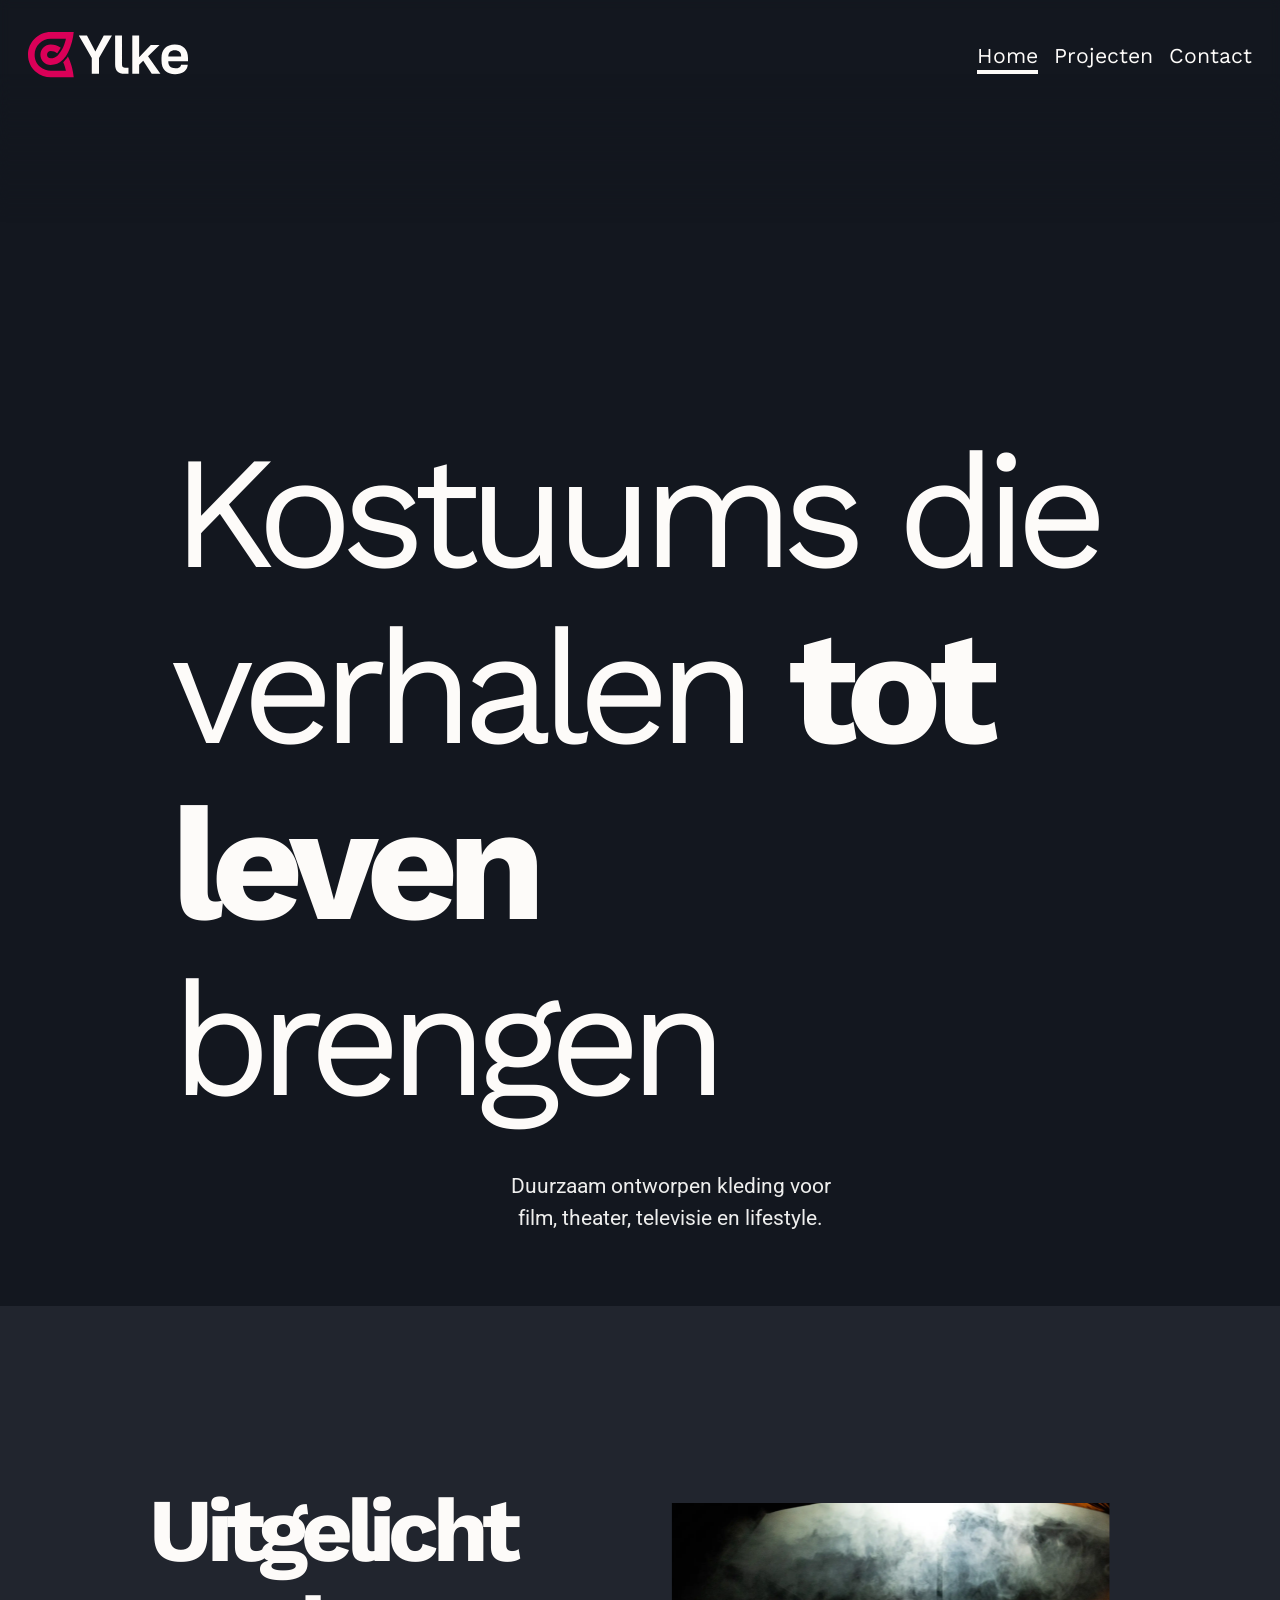
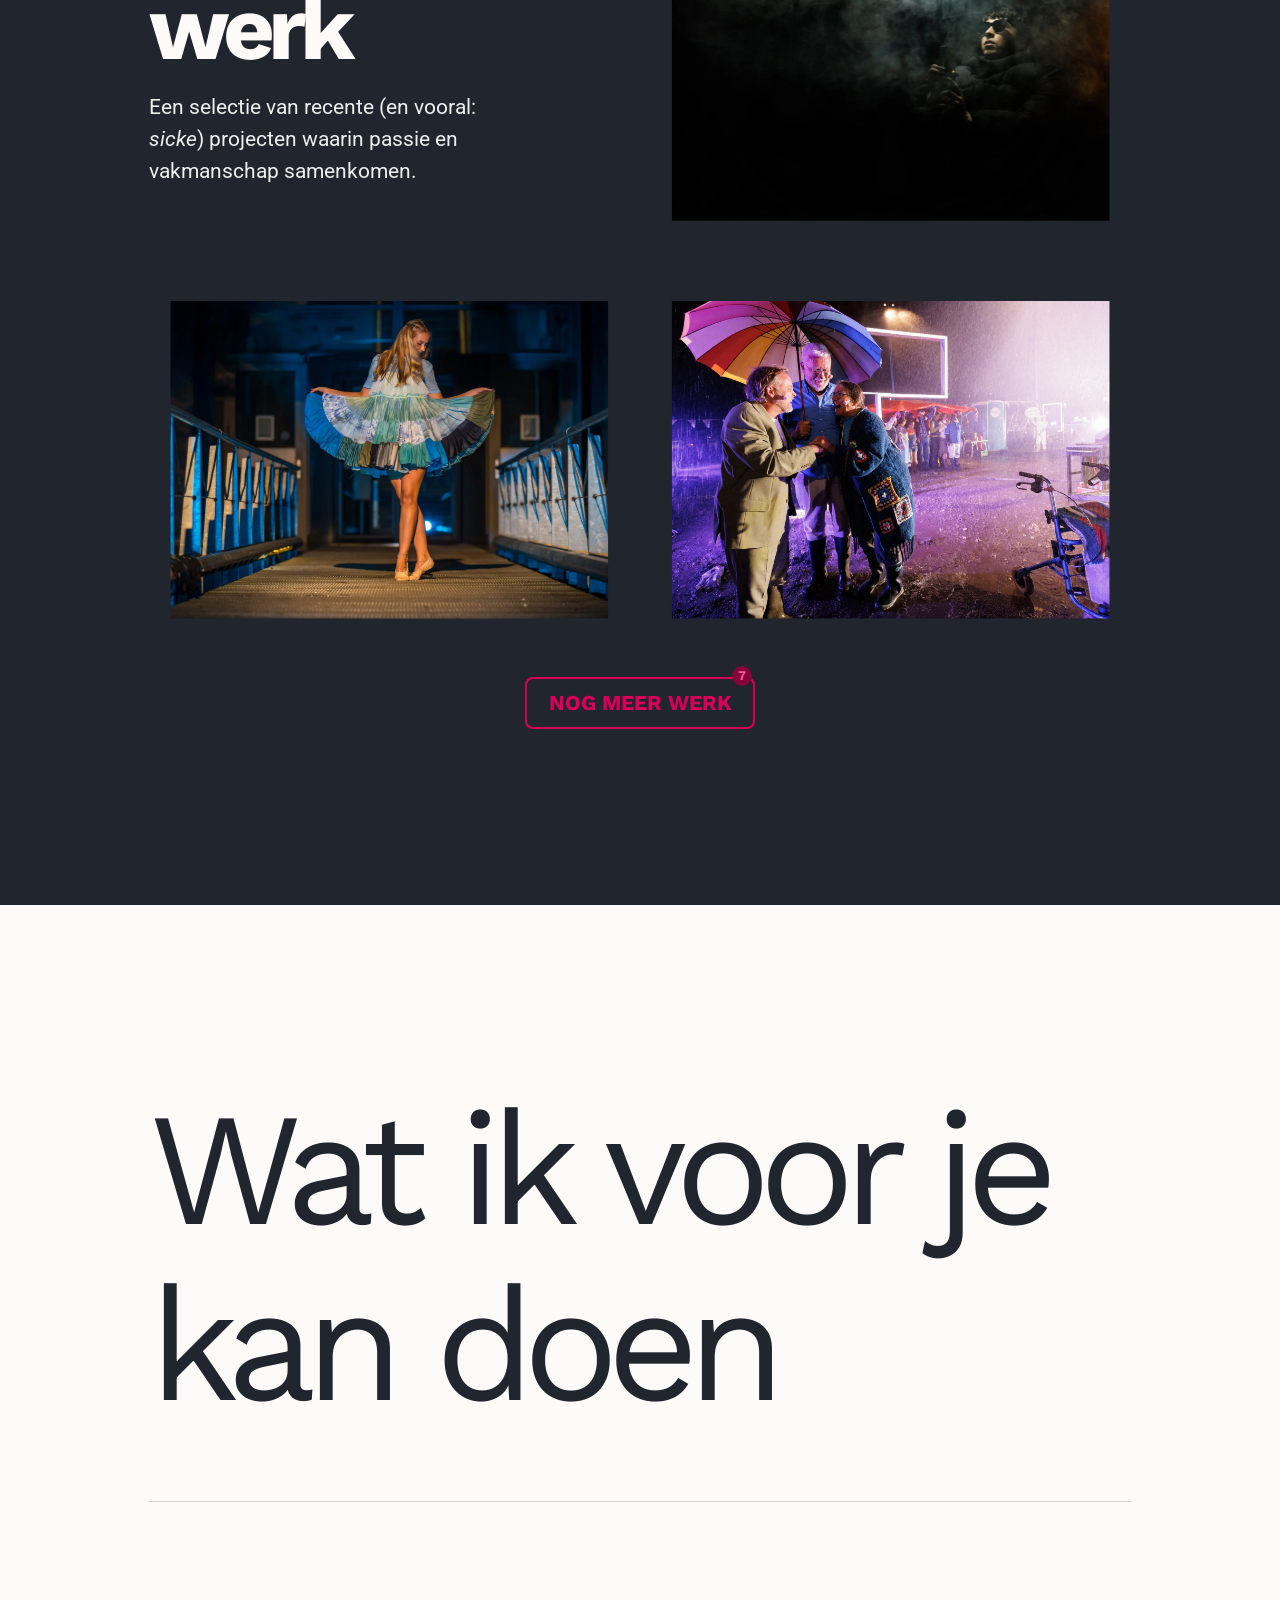
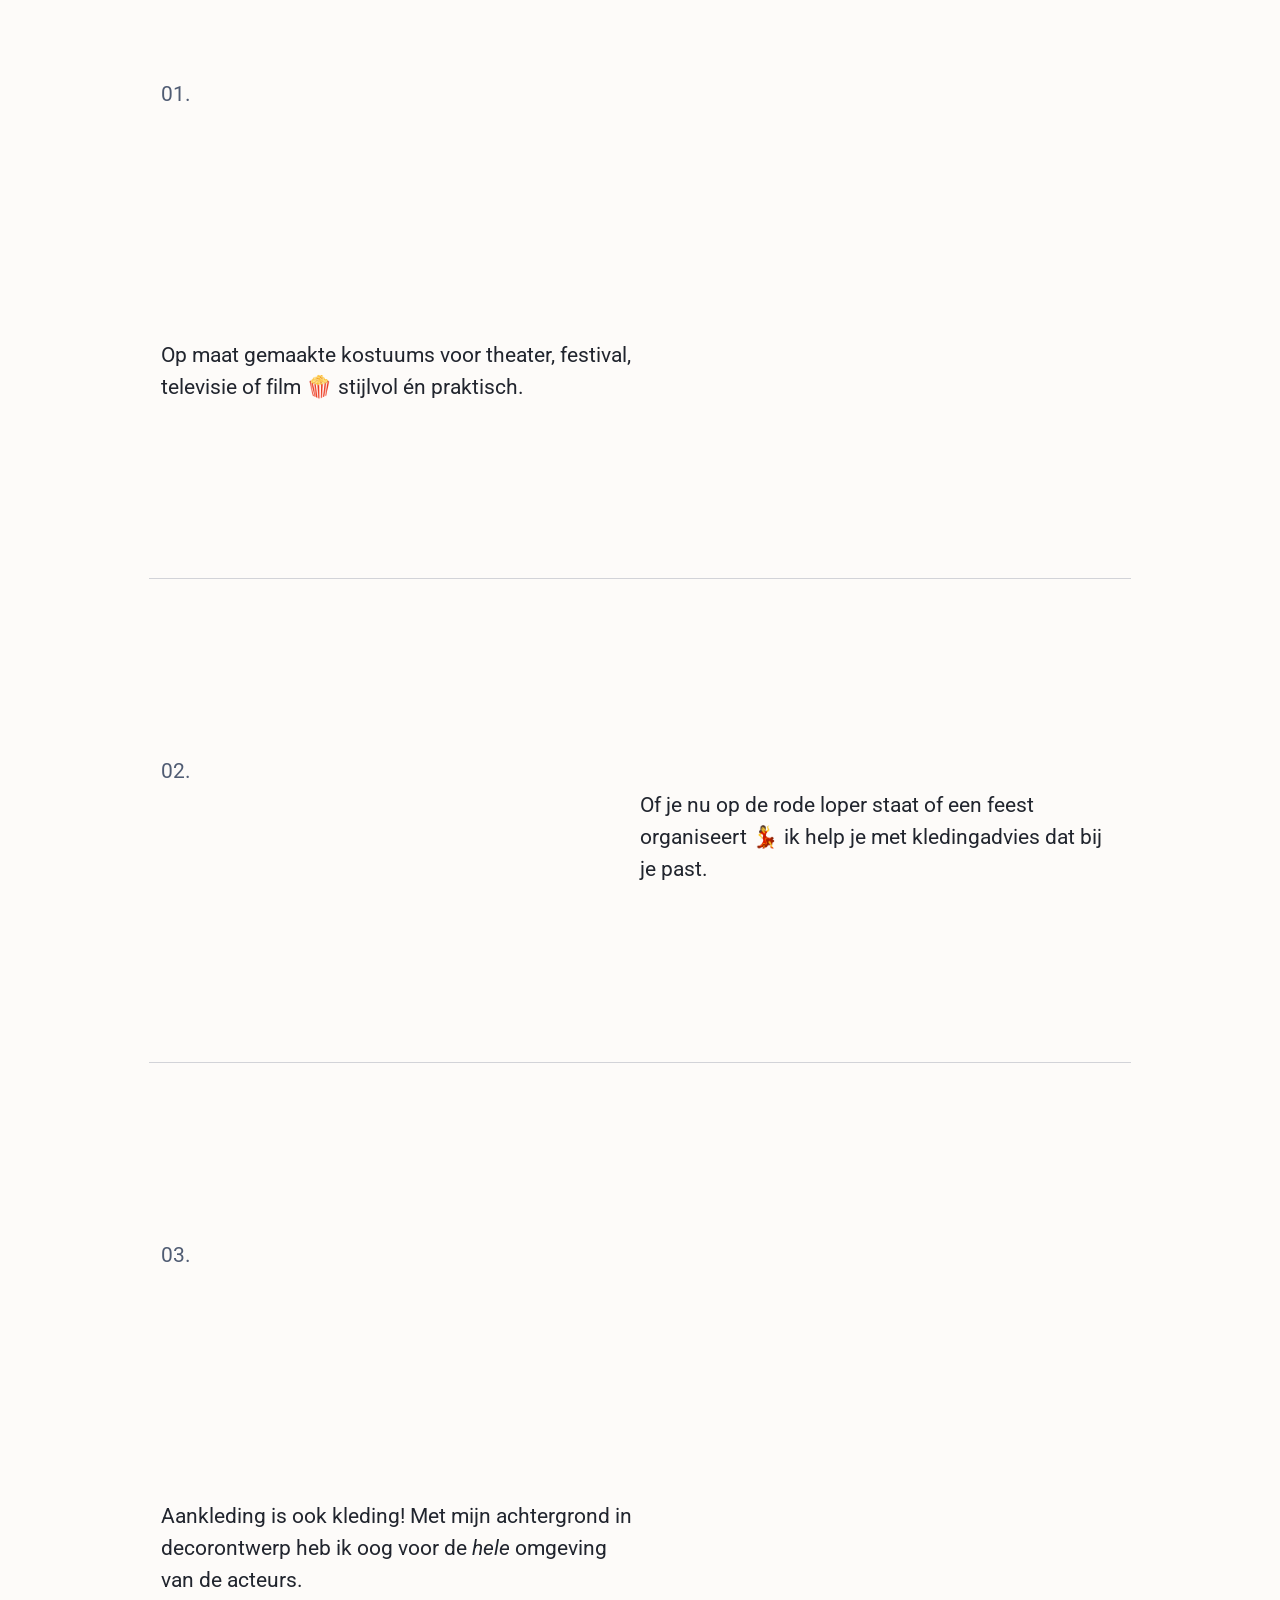
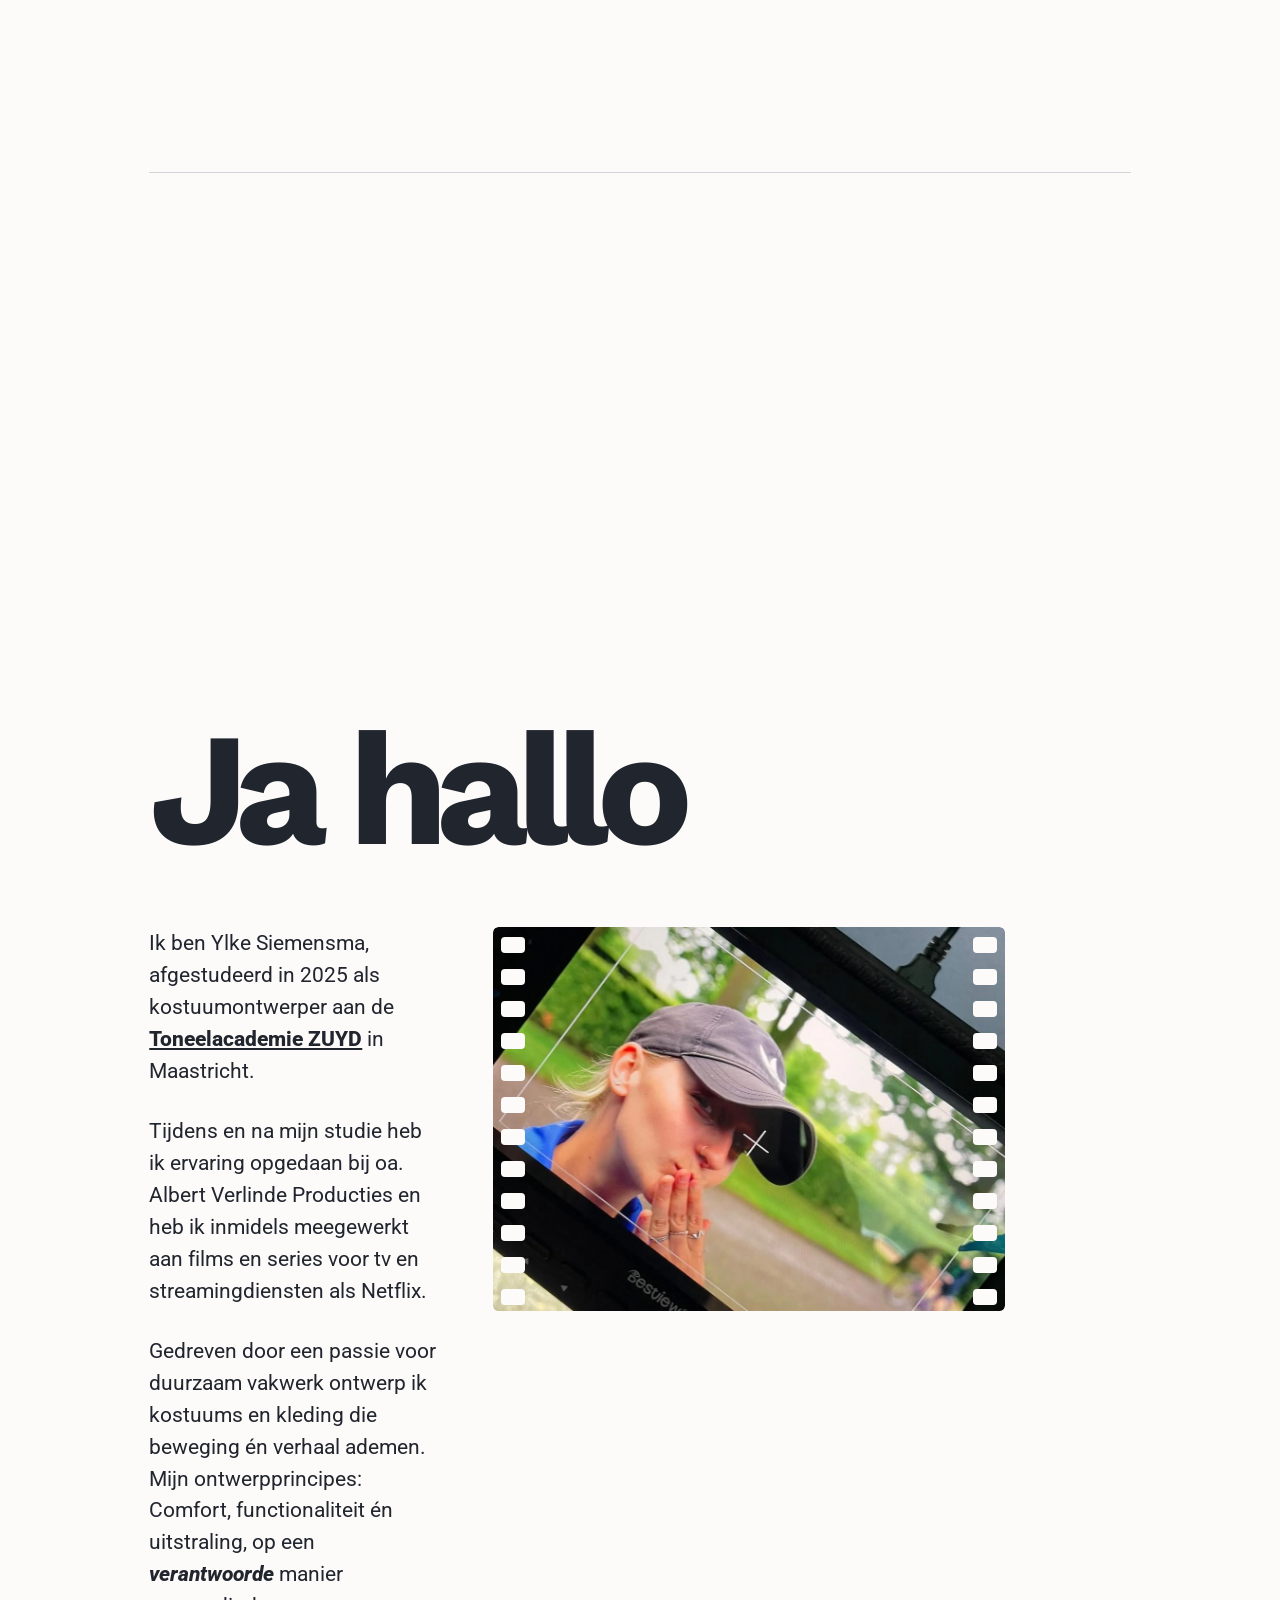
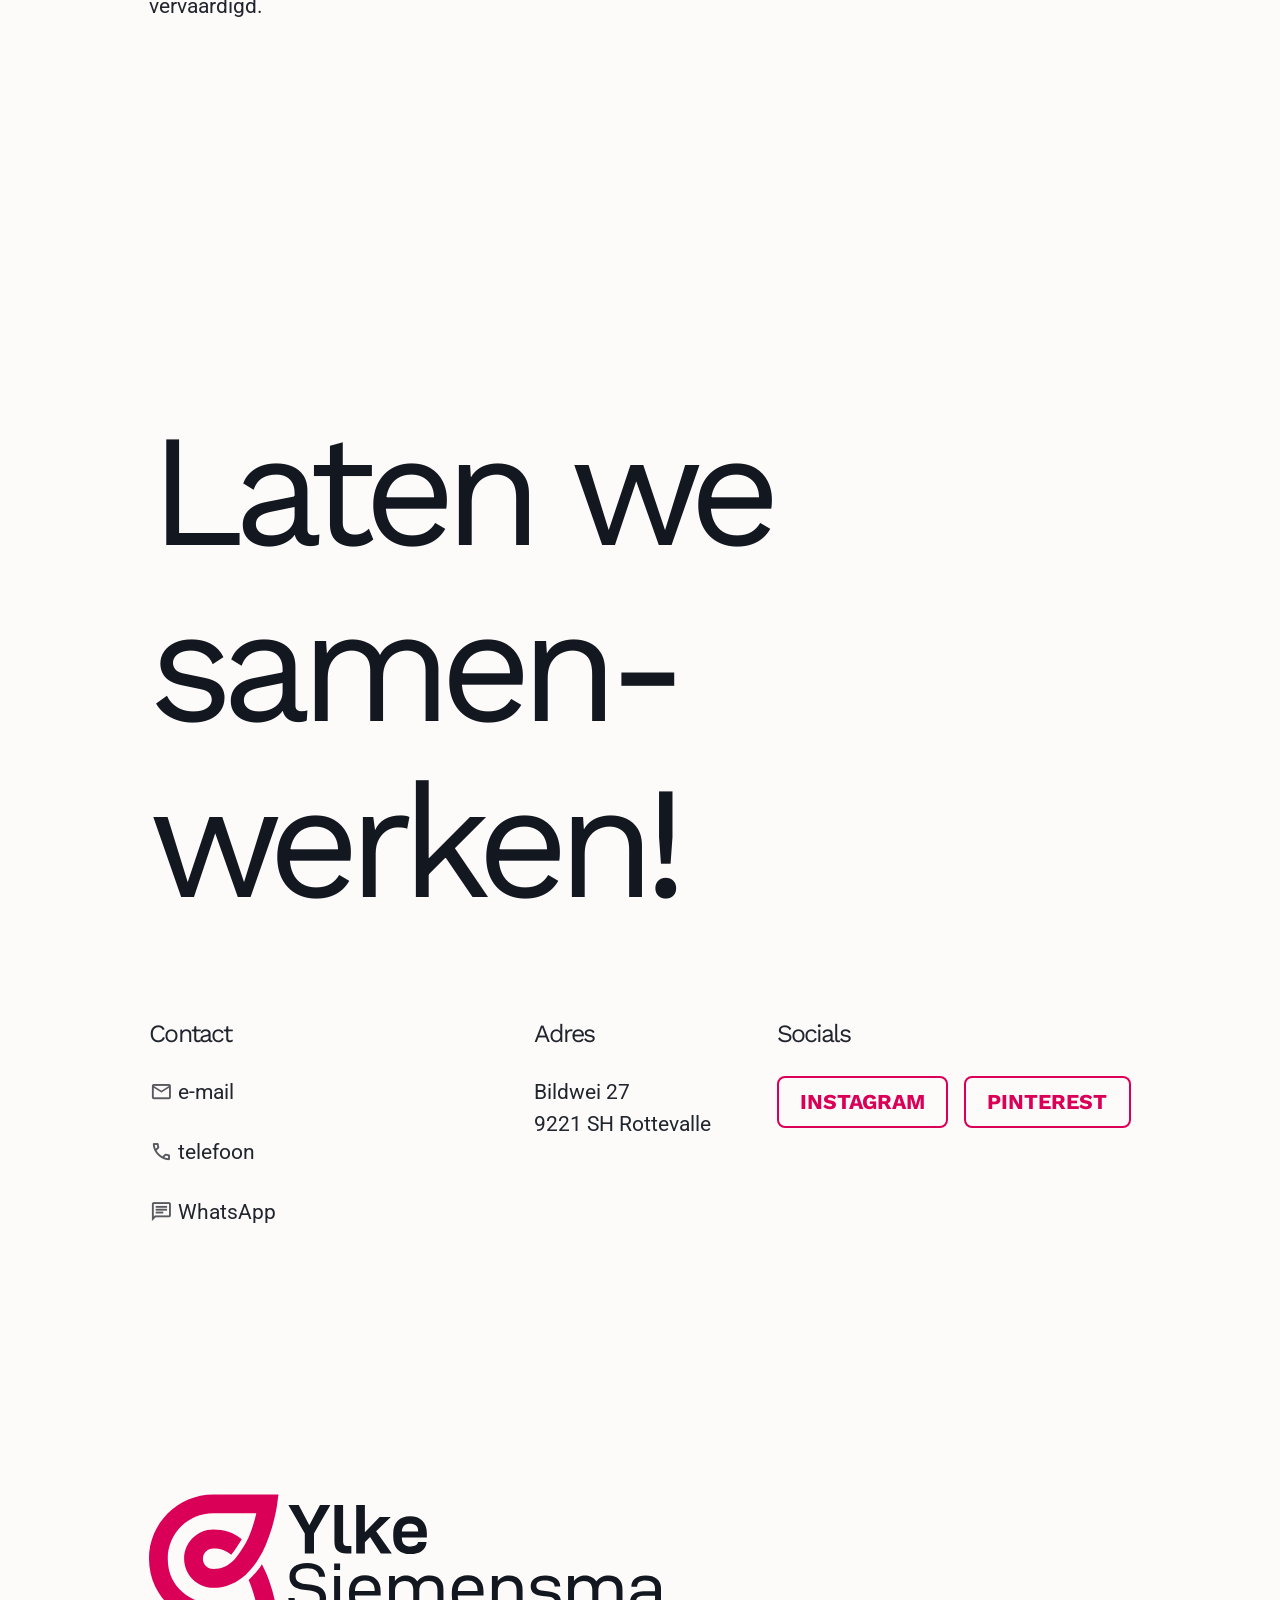
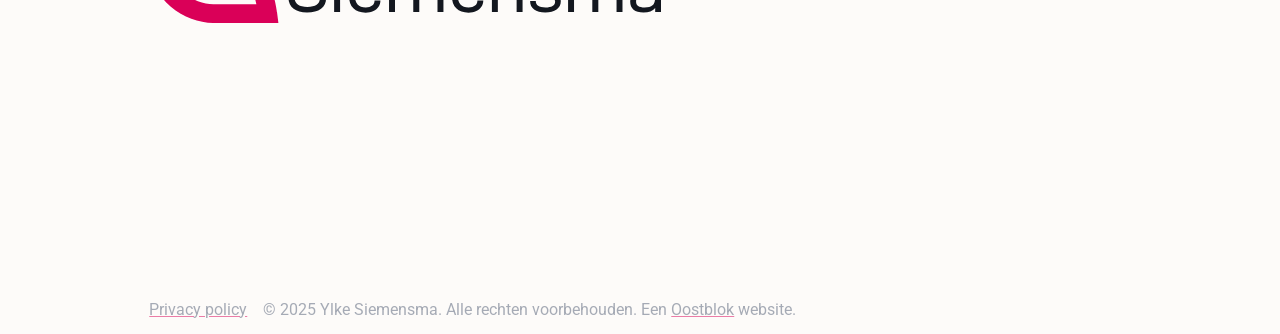
<file: index.html>
<!DOCTYPE html>
<html lang="en">
  <head> 
  <title>Ylke Siemensma</title>
  <meta charset="UTF-8"/>
  <meta name="viewport" content="width=device-width, initial-scale=1.0"/>
  <meta http-equiv="X-UA-Compatible" content="ie=edge" />
  <link rel="canonical" href="https://ylke.nl/" />
  <meta property="og:site_name" content="Ylke Siemensma" />
  <meta property="og:title" content="Ylke Siemensma" />
  <meta property="og:type" content="website" />
  <meta property="og:url" content="https://ylke.nl/" />
  <meta name="twitter:card" content="summary_large_image" />
  <meta property="og:image" content="https://ylke.nl/images/meta/social-share.webp" />
  <meta name="twitter:image" content="https://ylke.nl/images/meta/social-share.webp" />
  <meta property="og:image:alt" content="Page image for Ylke Siemensma" />
  <meta name="twitter:image:alt" content="Page image for Ylke Siemensma" />
  <meta name="description" content="Duurzaam ontworpen kleding voor film, theater, televisie en lifestyle." />
  <meta name="twitter:description" content="Duurzaam ontworpen kleding voor film, theater, televisie en lifestyle." />
  <meta property="og:description" content="Duurzaam ontworpen kleding voor film, theater, televisie en lifestyle." />
  <link rel="icon" href="/images/meta/favicon.svg" type="image/svg+xml" />  <link rel="stylesheet" href="/css/style.css" rel="preconnect" />
  
  <link rel="stylesheet" href="css/home.css" fetchpriority="high" />
  <link rel="stylesheet" media="print" href="/fonts/fonts.css?93a2-62f4-5634" onload="this.media='all'" />
  
  <link rel="stylesheet" rel="preconnect" href="https://fonts.googleapis.com/css2?family=Material+Symbols+Outlined:opsz,wght,FILL,GRAD@20..48,400,1,0" />
  </head>
  <body class="font-base">
    <div class="site-wrap">
      <a class="[ skip-link ] [ button ]" href="#main-content">Skip to content</a>
      <header role="banner" class="site-head">
        <div style="padding-inline: var(--flow-space, 2rem)">
          <div class="inner">
            <a href="/" aria-label="Ylke Siemensma - home" class="brand">
               <svg aria-hidden="true" focusable="false" width="480" height="138" style="max-width: 100%" viewBox="0 0 480.00002 138.00001" version="1.1" id="brand-svg" xmlns="http://www.w3.org/2000/svg" xmlns:svg="http://www.w3.org/2000/svg">
               <defs id="defs1" />
               <g id="logo">
                  <path id="icon" style="paint-order:stroke fill markers" d="m 68.061689,57.126076 c -5.989579,0.004 -10.935859,4.740114 -10.935859,10.931948 0,6.155023 4.777495,10.931987 10.932494,10.931987 9.017102,0 15.840353,-3.37277 21.998484,-9.530917 1.676619,-1.676619 11.151262,-14.037275 15.448642,-23.966115 4.01903,-9.285695 6.63431,-18.608201 8.25826,-25.591491 h -45.705378 -1.3e-4 c -26.714471,0 -48.156947,21.441974 -48.156947,48.156536 0,16.26855 6.671646,27.728662 16.147473,35.839806 9.475823,8.11111 22.060418,12.31677 32.009474,12.31677 h 45.754168 c -1.59539,-6.98313 -4.17678,-16.311807 -8.17974,-25.609483 4.69472,-4.55942 9.81913,-9.777325 14.02314,-16.790032 1.56499,2.961207 2.97831,5.95195 4.25634,8.920433 9.16792,21.294292 11.79063,42.150732 11.79063,42.150732 l 1.45546,11.2298 h -69.099868 c -15.188269,0 -31.657567,-5.72037 -44.951008,-17.09935 -13.2934448,-11.37894 -23.107324,-28.972683 -23.107324,-50.958676 0,-37.469849 30.588614,-68.058024 68.058332,-68.058024 h 69.151468 l -1.51323,11.27412 c 0,0 -2.71766,20.845644 -11.92749,42.124361 -2.10341,4.859838 -4.56979,9.777246 -7.46294,14.528312 -4.20401,7.012707 -8.76968,12.217367 -13.4644,16.776826 -8.902557,8.233519 -20.768729,14.187841 -34.783538,14.187841 -16.910983,0 -30.833887,-13.922414 -30.833887,-30.833436 0,-17.041225 14.051066,-30.824857 30.828276,-30.833437 h 0.0028 0.0028 c 11.322935,0 20.48424,3.073617 29.41067,9.616362 l 0.632437,0.463557 c -3.818531,7.611528 -8.402026,13.811586 -10.904915,16.575769 -5.592899,-4.687606 -11.18316,-6.753369 -19.13484,-6.754199 z" />
                  <path id="wordmark" style="paint-order:fill markers stroke" d="m 213.02891,77.904424 38.75392,-67.334615 h -24.511 l -25.17349,48.048633 -25.17348,-48.048633 h -24.51103 l 38.91954,67.500838 v 47.217363 h 21.69554 z m 55.31546,40.566996 c 4.63719,4.65522 11.92426,6.81659 21.69557,6.81659 h 11.42742 v -17.78962 h -7.78388 c -4.4716,0 -7.61829,-0.83131 -9.27447,-2.4939 -1.65613,-1.66258 -2.4842,-4.65522 -2.4842,-8.97792 v -85.456761 h -20.53629 v 86.786819 c 0,9.476712 2.31861,16.459562 6.95585,21.114792 z m 77.34205,-31.921598 25.50471,38.738188 h 26.00159 l -37.09779,-52.703858 34.61353,-33.750439 h -26.3328 l -34.94476,36.576817 v -64.840721 h -20.53629 v 114.718201 h 20.53629 v -26.767586 z m 75.189,-12.968137 c 0.66248,-12.303087 7.12148,-18.620933 19.37696,-18.620933 5.79652,0 10.43379,1.496321 13.91166,4.489001 3.47794,2.992641 5.29967,7.31534 5.29967,12.968136 v 1.163796 h -30.93153 z m 7.65676,14.131972 h 51.46782 v -9.975495 c 0,-12.968176 -3.64353,-22.943672 -10.59938,-29.926487 -7.12144,-6.982855 -16.89272,-10.474282 -29.14824,-10.474282 -12.42111,0 -22.19239,3.657689 -29.1482,10.640544 -7.12148,6.982815 -10.59938,17.124573 -10.59938,30.258972 v 7.481641 c 0,13.466923 3.4779,23.60868 10.76493,30.59154 7.28707,6.98281 17.22398,10.47424 29.97635,10.47424 11.09623,0 20.03944,-2.49386 26.82962,-7.4816 6.79026,-4.98775 10.43379,-11.80434 11.09623,-20.117257 v -0.997573 h -20.03944 l -0.16559,0.498787 c -0.49685,3.325163 -2.31862,5.819063 -5.29967,7.481643 -2.98106,1.82884 -6.95585,2.66011 -11.59308,2.66011 -14.24288,0 -21.19873,-6.81659 -21.19873,-20.782258 v -0.332525 z" />
               </g>
               </svg>
            </a>
            <nav class="[ nav ] [ font-sans ]" aria-label="Primary">
              <ul class="nav__list text-400 md:text-500">
                <li>
                  <a href="/"  aria-current="page">Home</a>
                </li>
                <li>
                  <a href="/werk" >Projecten</a>
                </li>
                <li>
                  <a href="#contact" >Contact</a>
                </li>
              </ul>
            </nav>
          </div>
        </div>
      </header>
      <main tabindex="-1" id="main-content">
<header class="hero bg-dark-shade">
  
<div class="[ intro__media ]">
<!--
  <img
    class="[ intro__image ] [ radius ]"
    src="/images/bg/hero.jpg"
    alt="alt tekst voor hero"
  />
-->
  
  <div class="teaser-slideshow" style="--items: 7">
    <figure class="heemwei" style="--slide-index:0">
      <img class="" src="/images/werk/heemwei/poster.webp" alt="Heemwei poster (slidehow image)"/>
      <!-- <figcaption>Heemwei</figcaption> -->
    </figure>
    <figure class="the-crucible" style="--slide-index:1">
      <img class="" src="/images/werk/the-crucible/poster.webp" alt="The Crucible poster (slidehow image)"/>
      <!-- <figcaption>The Crucible</figcaption> -->
    </figure>
    <figure class="last-supper" style="--slide-index:2">
      <img class="" src="/images/werk/last-supper/poster.webp" alt="Last Supper poster (slidehow image)"/>
      <!-- <figcaption>Last Supper</figcaption> -->
    </figure>
    <figure class="beckett-vs-pinter" style="--slide-index:3">
      <img class="" src="/images/werk/beckett-vs-pinter/poster.webp" alt="Beckett vs Pinter poster (slidehow image)"/>
      <!-- <figcaption>Beckett vs Pinter</figcaption> -->
    </figure>
    <figure class="kikkers" style="--slide-index:4">
      <img class="" src="/images/werk/kikkers/poster.webp" alt="Kikkers poster (slidehow image)"/>
      <!-- <figcaption>Kikkers</figcaption> -->
    </figure>
    <figure class="floed" style="--slide-index:5">
      <img class="" src="/images/werk/floed/poster.webp" alt="Floed poster (slidehow image)"/>
      <!-- <figcaption>Floed</figcaption> -->
    </figure>
    <figure class="rottevalle" style="--slide-index:6">
      <img class="" src="/images/werk/rottevalle/poster.webp" alt="Rottevalle poster (slidehow image)"/>
      <!-- <figcaption>Rottevalle</figcaption> -->
    </figure>
  </div>
  
  <a href="/werk" class="button" data-variant="ghost">Bekijk projecten</a>
</div>
<script>
  let introMedia = document.querySelector('.intro__media');
  let browseButton = document.querySelector('.intro__media a.button');
  let containerRect = introMedia.getBoundingClientRect();
  browseButton.style.setProperty('--x', Math.floor(containerRect.width / 2));
  browseButton.style.setProperty('--y', Math.floor(containerRect.height / 2));

  console.log(containerRect);

  const updateButtonFollower = (e) => {
    const x = Math.floor(e.clientX - containerRect.left);
    const y = Math.floor(e.clientY - containerRect.top);
    browseButton.style.setProperty('--x', x);
    browseButton.style.setProperty('--y', y);
  }

  window.addEventListener('resize', () => {
    containerRect = introMedia.getBoundingClientRect();
  });

  window.addEventListener('scrollend', () => {
    console.log('scrollend')
    containerRect = introMedia.getBoundingClientRect();
  });

  introMedia.addEventListener('pointermove', (e) => {
    updateButtonFollower(e);
  });
  
  introMedia.addEventListener('pointerleave', (e) => {
  console.log('leave')
  browseButton.style.setProperty('--x', Math.floor(containerRect.width / 2));
  browseButton.style.setProperty('--y', Math.floor(containerRect.height / 2));
  });
</script>
<div class="wrapper">
  <article class="intro">
    <div class="[ intro__header ]">
      <h1 class="[ intro__heading ] [ weight-normal text-800 md:text-900 lg:text-jumbo ][ color-light-glare ]">
        Kostuums die verhalen <b class="color-light-glare">tot leven</b> brengen
        <b class=""></b>
      </h1>
    </div>
    <div class="[ intro__content ] [ flow ]">
      <p class="intro__summary color-light">Duurzaam ontworpen kleding voor film, theater, televisie en lifestyle.</p>
    </div>
  </article>
</div>  
</header>

<article class="[ featured-work ][ bg-dark-shade panel ]">
  <div class="[ wrapper ][ flow ]">
    <div class="[ featured-work__inner ][ flow ]">
      <div class="[ featured-work__intro ][ flow flow-space-300 ]">
        <h2 class="[ featured-work__heading ][ color-light-glare ][ lg:measure-micro ][ text-800 md:text-900 lg:text-major ]" data-highlight="dark">
          Uitgelicht werk
        </h2>
        <p class="[ featured-work__summary ][ color-light ][ measure-compact ]">
          Een selectie van recente (en vooral: <em>sicke</em>) projecten waarin passie en vakmanschap samenkomen.
        </p>
      </div>
      <a href="/werk/rottevalle/" aria-label="Bekijk 'Rottevalle'" class="[ featured-work__item ]">
        <img src="images/werk/rottevalle/poster.webp" alt="Rottevalle poster image" loading="lazy" style="aspect-ratio: 4/3; object-fit: cover;" />
      </a>
      <a href="/werk/floed/" aria-label="Bekijk 'Floed'" class="[ featured-work__item ]">
        <img src="images/werk/floed/poster.webp" alt="Floed poster image" loading="lazy" style="aspect-ratio: 4/3; object-fit: cover;" />
      </a>
      <a href="/werk/heemwei/" aria-label="Bekijk 'Heemwei'" class="[ featured-work__item ]">
        <img src="images/werk/heemwei/poster.webp" alt="Heemwei poster image" loading="lazy" style="aspect-ratio: 4/3; object-fit: cover;" />
      </a>
    </div>
    <div class="[ featured-work__action ] [ flow-space-700 ]">
      <a href="/werk/" class="button" data-variant="ghost" data-badge="7">Nog meer werk</a>
    </div>
  </div>
</article><article class="services panel bg-light-glare">
  <div class="wrapper flow flow-space-900">
    <h2 class="text-900 md:text-major lg:text-jumbo weight-normal">
      Wat ik voor je kan doen
      <!-- <em>Fit checks</em> voor de hele cast, van hoofdrol tot figurant -->
    </h2>
    
    <ol class="services flex column">
      <li>
        <div class="flex wrap">
          <h3 class="text-800 md:text-900 lg:text-major md:measure-micro">Kostuum&shy;ontwerp</h3>
          <p class="md:measure-short">
            Op maat gemaakte kostuums voor theater, festival, televisie of film 🍿 stijlvol én praktisch.
            <!-- Ik ontwerp en maak kostuums voor 🎭<strong>theater</strong>, 🍿<strong>film</strong>, 🎪<strong>festivals</strong> en 📺<strong>televisie</strong>. -->
          </p>
        </div>
      </li>
      <li>
        <div class="flex wrap">
          <h3 class="text-800 md:text-900 lg:text-major md:measure-micro">Stijl&shy;advies</h3>
          <p class="md:measure-short">
            Of je nu op de rode loper staat of een feest organiseert 💃 ik help je met kledingadvies dat bij je past.
            <!-- Ook zónder draaiende camera's kan ik je adviseren op het gebied van stijl en kleding. <em>Voor al uw feesten en events!</em> -->
          </p>
        </div>
      </li>
      <li>
        <div class="flex wrap">
          <h3 class="text-800 md:text-900 lg:text-major md:measure-micro">Set dressing &amp; props</h3>
          <p class="md:measure-short text-500">
            Aankleding is ook kleding! Met mijn achtergrond in decorontwerp heb ik oog voor de <em>hele</em> omgeving van de acteurs.
            <!-- Aankleding is ook kleding! Tijdens mijn studie heb ik ook decorontwerp gestudeerd. Rekwisieten? Props? Regel ik. Boks. -->
            </p> 
        </div>
      </li>
    </ol>
  </div>
</article><article class="about panel bg-light-glare" id="over-mij">
  <div class="wrapper auto-grid" style="--auto-grid-gap: var(--size-800)">
    <h2 class="text-900 md:text-major lg:text-jumbo">Ja hallo</h2>
    <div class="bio flow">
      <p>Ik ben Ylke Siemensma, afgestudeerd in 2025 als kostuumontwerper aan de <a href="https://www.toneelacademie.nl/" class="weight-bold">Toneelacademie ZUYD</a> in Maastricht.</p>
      <p>Tijdens en na mijn studie heb ik ervaring opgedaan bij oa. Albert Verlinde Producties en heb ik inmidels meegewerkt aan films en series voor tv en streamingdiensten als Netflix.</p>
      <p>Gedreven door een passie voor duurzaam vakwerk ontwerp ik kostuums en kleding die beweging én verhaal ademen. Mijn ontwerpprincipes: Comfort, functionaliteit én uitstraling, op een <em><b>verantwoorde</b></em> manier vervaardigd.</p>
      <!--
      <h3>Highlights</h3>
      <ul>
        <li><b>Dagboek van een Herdershond</b> &mdash; kostuums voor Albert Verlinde Producties</li>
        <li><b>[Specifieke film]</b> — kostuumontwerp voor [genre/producent]</li>
        <li><b>[Voorstellingstitel]</b> — samenwerking met [gezelschap]</li>
        <li><b>[Naam prijs]</b> — erkenning voor ontwerpinnovatie</li>
      </ul>
      -->
    </div>
    <figure>
      <img 
        class="radius"
        src="images/ylke-viewfinder.webp" 
        alt="Ylke blaast een kus, gezien door het afkijkscherm van de camera op een filmset."
        style="aspect-ratio: 4/3; max-width: 32rem;"
        >
      <figcaption></figcaption>
    </figure>
  </div>
</article>
      </main>

      <footer role="contentinfo" class="[ site-foot ][ flow ][ bg-light-glare ]">
        <a id="contact"></a>

 

<article class="[ cta ]">
  <div class="wrapper">
    <div class="[ cta__inner ] [ flow ]">
      <h2 class="[ cta__heading ] [ headline text-800 md:text-major lg:text-jumbo weight-normal color-dark-shade ]" data-highlight="secondary">Laten we samen&shy;werken!</h2>

    </div>
  </div>
</article>        <div class="wrapper flow flow-space-major">
          <ul style="gap: var(--flow-space);" class="flex row wrap space-between flow-space-600">
            <li style="display: block; flex-basis: 20rem;" class="flow">
              <h3>Contact</h3>
              <div class="flow" style="flex-direction: column;">
                <p><span class="material-symbols-outlined">mail</span> <a target="_blank" href="mailto:">e-mail</a></p>
                <p><span class="material-symbols-outlined">call</span> <a target="_blank" href="tel:">telefoon</a></p>
                <p><span class="material-symbols-outlined">chat</span> <a target="_blank" href="whatsapp:">WhatsApp</a></p>
              </div>
            </li>
            
            <li class="flow">
              <h3>Adres</h3>
              <a href="#googleMaps">Bildwei 27<br>9221 SH Rottevalle</a>
            </li>
            
            <li class="flow">
              <h3>Socials</h3>
              <span style="gap: 1rem;" class="flex row wrap">
                <a href="https://instagram.com/ylkesiemensma" class="button" data-variant="ghost" target="_blank">Instagram</a>
                <a href="https://pinterest.com/ylkewsiemensma" class="button" data-variant="ghost" target="_blank">Pinterest</a>
              </span>
            </li>
          </ul>
<svg
   width="1920.000"
   height="481.55005"
   viewBox="0 0 1920.000 482"
   style="max-width: 100%"
   version="1.1"
   id="brand-expanded"
   xmlns="http://www.w3.org/2000/svg"
   xmlns:svg="http://www.w3.org/2000/svg">
  <defs
     id="defs2" />
  <g
     id="logo-large">
    <path
       style="paint-order:stroke fill markers"
       d="m 240.78805,202.09998 c -21.18985,0.014 -38.68874,16.76966 -38.68874,38.67505 0,21.77519 16.90179,38.67506 38.67685,38.67506 31.90059,0 56.03992,-11.93214 77.826,-33.7184 5.93158,-5.93154 39.45091,-49.66094 54.65407,-84.78706 14.2185,-32.85094 23.47083,-65.831923 29.21601,-90.53743 h -161.69599 -5.2e-4 c -94.51032,0 -170.369252,75.85728 -170.369252,170.36783 0,57.55466 23.602927,98.09819 57.126502,126.79367 33.5234,28.69549 78.0451,43.57417 113.24275,43.57417 h 161.86869 c -5.64423,-24.70491 -14.77649,-57.70773 -28.93817,-90.60095 16.60894,-16.13036 34.73792,-34.5901 49.61095,-59.39967 5.5365,10.47612 10.53658,21.05678 15.05797,31.55865 32.4343,75.33475 41.71289,149.12047 41.71289,149.12047 l 5.14904,39.72869 h -244.46085 c -53.73301,0 -111.99795,-20.23755 -159.027289,-60.49389 -47.029511,-40.25631 -81.748961,-102.49939 -81.748961,-180.28114 0,-132.56055 108.2162,-240.77503 240.77625,-240.77503 h 244.64343 l -5.35356,39.885433 c 0,0 -9.61446,73.747557 -42.1969,149.027207 -7.44138,17.19302 -16.16693,34.58987 -26.40236,51.39807 -14.87286,24.80955 -31.02521,43.22254 -47.63417,59.35293 -31.49544,29.12852 -73.47548,50.19362 -123.05696,50.19362 -59.82756,0 -109.08386,-49.25455 -109.08386,-109.08223 0,-60.28837 49.70976,-109.05195 109.06399,-109.08223 h 0.0139 0.0139 c 41.22611,0 74.85203,10.84955 106.76547,36.13482 -15.66576,27.58442 -34.63522,53.74411 -39.05842,58.1674 -19.78666,-16.58375 -39.56376,-23.89198 -67.69518,-23.89504 z"
       id="path6-3" />
    <path
       d="m 619.85605,145.6528 61.56282,-106.551039 h -38.93717 l -39.98952,76.032719 -39.98953,-76.032719 h -38.93717 l 61.82591,106.814129 v 74.71727 h 34.46466 z m 87.87167,64.19371 c 7.36649,7.3665 18.94241,10.78665 34.46466,10.78665 h 18.15314 v -28.15052 h -12.36519 c -7.1034,0 -12.10209,-1.31544 -14.73298,-3.94633 -2.63089,-2.63089 -3.94633,-7.36649 -3.94633,-14.20681 v -135.227739 h -32.62304 v 137.332449 c 0,14.99608 3.68325,26.04581 11.04974,33.4123 z m 122.86227,-50.51308 40.5157,61.29973 h 41.30498 l -58.93194,-83.39921 54.9856,-53.407061 h -41.83115 l -55.51177,57.879581 v -102.604709 h -32.62304 v 181.531399 h 32.62304 v -42.35732 z m 119.44206,1.84162 h 93.92275 v -15.78534 c 0,-20.52094 -5.7879,-36.30628 -16.8377,-47.356016 -11.3128,-11.049737 -26.8351,-16.574606 -46.30364,-16.574606 -19.73168,0 -35.25393,5.787958 -46.30366,16.837695 -11.31283,11.049737 -16.8377,27.098167 -16.8377,47.882197 v 11.839 c 0,21.31021 5.52487,37.35864 17.10079,48.40838 11.57591,11.04974 27.36125,16.5746 47.6191,16.5746 17.62701,0 31.83381,-3.94633 42.62041,-11.839 10.7867,-7.89267 16.5746,-18.67932 17.627,-31.83377 v -1.57853 h -31.8338 l -0.2631,0.78927 c -0.7893,5.26177 -3.6832,9.20811 -8.4188,11.839 -4.73564,2.89398 -11.04977,4.20942 -18.41626,4.20942 -22.62566,0 -33.67539,-10.78665 -33.67539,-32.88612 z m 0,-22.36256 c 1.05235,-19.46859 11.31282,-29.46597 30.78141,-29.46597 9.20811,0 16.5746,2.3678 22.09944,7.1034 5.5249,4.73561 8.4189,11.57592 8.4189,20.52094 v 1.84163 z"
       id="text3"
       style="font-weight:bold;font-stretch:expanded;font-size:263.089px;line-height:1em;font-family:'D-DIN Exp';-inkscape-font-specification:'D-DIN Exp Bold Expanded';letter-spacing:0px;white-space:pre;stroke-width:2.91457;stroke-linecap:square;stroke-miterlimit:10;paint-order:fill markers stroke"
       transform="scale(0.99806375,1.00194)"
       />
    <path
       style="font-stretch:expanded;font-size:263.089px;line-height:1em;font-family:'D-DIN Exp';-inkscape-font-specification:'D-DIN Exp Expanded';letter-spacing:0px;white-space:pre;stroke-width:2.91457;stroke-linecap:square;stroke-miterlimit:10;paint-order:fill markers stroke"
       d="m 543.29753,427.70308 c 11.839,9.20812 28.6767,13.68063 50.51308,13.68063 22.36257,0 39.98953,-4.47251 52.6178,-13.94372 12.62827,-9.20811 18.94241,-22.36256 18.94241,-39.46335 0,-28.41361 -17.89005,-45.2513 -53.67015,-49.9869 l -25.51964,-2.89398 c -12.10209,-1.57854 -21.04712,-4.7356 -26.83507,-9.47121 -5.78796,-4.7356 -8.41885,-11.31282 -8.41885,-19.73167 0,-9.4712 3.68324,-16.8377 11.04974,-22.09947 7.36649,-4.9987 18.15314,-7.62959 32.62303,-7.62959 14.20681,0 24.73037,2.63089 32.09686,7.89267 7.1034,5.26178 11.04974,12.89136 12.10209,23.41492 h 23.15183 c -1.84162,-16.83769 -8.41885,-29.72905 -19.99476,-38.41099 -11.57592,-8.68193 -27.36126,-13.15445 -47.35602,-13.15445 -20.78403,0 -37.09555,4.7356 -48.93455,13.68063 -12.10209,8.94503 -17.89005,21.5733 -17.89005,37.88481 0,28.15053 17.62696,44.46204 52.88088,48.67147 l 24.46728,2.89398 c 12.36518,1.57853 21.5733,4.7356 27.62434,9.4712 5.78796,4.99869 8.94503,12.10209 8.94503,21.04712 0,21.04712 -15.78534,31.30759 -46.82984,31.30759 -15.25916,0 -26.83508,-2.63089 -34.72775,-7.89267 -7.89267,-5.26178 -12.36518,-13.68063 -13.41754,-25.51963 h -23.15183 c 1.05236,17.89005 7.62958,31.30759 19.73168,40.25261 z m 152.32854,-169.16622 v 24.20419 h 22.36257 v -24.20419 z m 0,46.56675 v 134.70157 h 22.36257 v -134.70157 z m 78.13723,72.87565 h 96.55366 v -15.78534 c 0,-19.20549 -5.26178,-33.93848 -15.78534,-44.19895 -10.52356,-10.26047 -24.99345,-15.52225 -43.40968,-15.52225 -18.94241,0 -33.41231,5.78796 -43.93587,16.8377 -10.52355,11.04974 -15.78533,27.09816 -15.78533,47.61911 v 10.78664 c 0,21.04712 5.52486,37.09555 16.5746,48.14529 11.04974,11.04974 26.3089,16.31152 46.04057,16.31152 11.04974,0 20.78404,-1.84163 29.20288,-5.78796 8.41885,-3.94634 14.73299,-9.20812 19.2055,-16.04843 4.47251,-6.84031 6.84031,-14.46989 7.1034,-22.88874 v -1.05236 h -22.09947 v 0.78927 c -0.26309,7.36649 -3.15707,13.68063 -8.94503,18.41623 -5.78796,4.7356 -13.68063,7.1034 -23.9411,7.1034 -27.36125,0 -40.77879,-14.46989 -40.77879,-43.67277 z m 10.52356,-46.04057 c 6.31413,-6.31414 15.25916,-9.73429 26.83508,-9.73429 11.57591,0 20.78403,3.15707 27.09816,9.20811 6.31414,6.05105 9.73429,15.25916 9.73429,27.36126 v 2.3678 h -74.19109 c 0.52618,-13.15445 4.20942,-22.88874 10.52356,-29.20288 z m 117.60057,-26.83508 v 134.70157 h 22.36256 v -78.9267 c 0,-11.57592 3.15707,-20.52094 9.99739,-27.36126 6.84031,-6.57722 15.78533,-9.99738 27.09816,-9.99738 9.99738,0 17.62696,2.89398 23.15183,8.68194 5.52487,5.78796 8.41885,14.46989 8.41885,25.51963 v 82.08377 h 22.62568 v -81.2945 c 0,-11.04974 2.894,-19.73168 9.2081,-25.78272 6.051,-6.05105 14.733,-9.20812 26.3089,-9.20812 10.5235,0 18.6793,2.89398 24.4673,8.68194 5.5248,5.78796 8.4188,14.46989 8.4188,25.78272 v 81.82068 h 22.3626 v -84.71466 c 0,-16.31152 -4.4725,-28.93979 -13.4176,-37.88481 -8.945,-8.94503 -21.3102,-13.68063 -37.6217,-13.68063 -10.5235,0 -19.7317,1.84162 -27.3612,5.26178 -7.6296,3.68324 -14.2068,8.94502 -19.7317,16.31152 -4.2094,-6.84032 -9.9974,-12.1021 -17.1008,-15.78534 -7.36649,-3.68325 -15.52225,-5.78796 -24.46728,-5.78796 -8.94502,0 -17.10078,1.84162 -24.46727,4.99869 -7.3665,3.42016 -13.41754,8.41885 -18.15315,14.73298 v -18.15314 z m 258.35357,72.87565 h 96.5537 v -15.78534 c 0,-19.20549 -5.2618,-33.93848 -15.7854,-44.19895 -10.5235,-10.26047 -24.9934,-15.52225 -43.4097,-15.52225 -18.9424,0 -33.4123,5.78796 -43.9358,16.8377 -10.5236,11.04974 -15.7854,27.09816 -15.7854,47.61911 v 10.78664 c 0,21.04712 5.5249,37.09555 16.5746,48.14529 11.0498,11.04974 26.3089,16.31152 46.0406,16.31152 11.0498,0 20.7841,-1.84163 29.2029,-5.78796 8.4188,-3.94634 14.733,-9.20812 19.2055,-16.04843 4.4725,-6.84031 6.8403,-14.46989 7.1034,-22.88874 v -1.05236 h -22.0995 v 0.78927 c -0.2631,7.36649 -3.157,13.68063 -8.945,18.41623 -5.788,4.7356 -13.6806,7.1034 -23.9411,7.1034 -27.3613,0 -40.7788,-14.46989 -40.7788,-43.67277 z m 10.5236,-46.04057 c 6.3141,-6.31414 15.2591,-9.73429 26.835,-9.73429 11.576,0 20.7841,3.15707 27.0982,9.20811 6.3141,6.05105 9.7343,15.25916 9.7343,27.36126 v 2.3678 h -74.1911 c 0.5262,-13.15445 4.2094,-22.88874 10.5236,-29.20288 z m 117.6005,-26.83508 v 134.70157 h 22.3626 v -78.9267 c 0,-11.57592 3.1571,-20.52094 9.9974,-27.36126 6.8403,-6.57722 15.7853,-9.99738 27.0981,-9.99738 10.7867,0 18.9424,2.89398 24.7304,8.68194 5.788,5.78796 8.6819,14.46989 8.6819,25.78272 v 81.82068 h 22.3626 v -84.71466 c 0,-16.04843 -4.4725,-28.6767 -13.1545,-37.88481 -8.945,-8.94503 -21.3102,-13.68063 -37.0955,-13.68063 -9.2081,0 -17.3639,1.84162 -24.7304,4.99869 -7.3665,3.42016 -13.4175,8.41885 -18.1531,14.73298 v -18.15314 z m 158.643,125.23036 c 9.9974,7.36649 23.9411,11.04974 41.8311,11.04974 17.8901,0 32.0969,-3.42016 42.6205,-10.78665 10.5235,-7.36649 15.7853,-17.62696 15.7853,-30.78141 0,-10.78665 -3.6833,-19.2055 -11.0497,-25.25654 -7.3665,-5.78796 -18.4163,-9.7343 -33.4123,-11.57592 l -20.521,-2.63089 c -9.9974,-1.05235 -16.8377,-2.89398 -20.784,-5.78796 -4.2094,-2.89398 -6.0511,-7.1034 -6.0511,-12.89136 0,-6.31413 2.6309,-11.31282 8.4189,-14.99607 5.5249,-3.42016 13.9437,-5.26178 25.2565,-5.26178 11.0498,0 19.4686,2.10471 25.5197,5.78796 6.051,3.68324 9.2081,9.20811 9.2081,16.31152 v 0.78926 h 21.3102 v -1.05235 c 0,-12.1021 -4.9987,-21.83639 -14.9961,-29.20288 -9.9974,-7.1034 -23.9411,-10.78665 -41.305,-10.78665 -16.8377,0 -30.2552,3.68325 -39.9895,10.78665 -9.9974,7.1034 -14.733,16.83769 -14.733,29.20288 0,10.78665 3.4202,19.20549 10.5236,24.99345 6.8403,5.78796 17.89,9.73429 32.8861,11.31283 l 19.2055,2.3678 c 9.9974,1.05235 17.3639,3.15707 22.0995,6.05104 4.7356,3.15707 7.1034,7.3665 7.1034,13.15445 0,7.10341 -3.4202,12.36519 -9.7343,16.04843 -6.3141,3.68325 -15.2592,5.52487 -26.3089,5.52487 -12.6283,0 -21.8364,-2.10471 -27.6243,-6.31413 -6.0511,-4.20943 -8.9451,-9.7343 -8.9451,-17.10079 v -0.52618 h -21.3102 v 0.78927 c 0,13.15445 4.9987,23.41492 14.9961,30.78141 z m 127.5982,-125.23036 v 134.70157 h 22.3625 v -78.9267 c 0,-11.57592 3.1571,-20.52094 9.9974,-27.36126 6.8403,-6.57722 15.7854,-9.99738 27.0982,-9.99738 9.9974,0 17.6269,2.89398 23.1518,8.68194 5.5249,5.78796 8.4189,14.46989 8.4189,25.51963 v 82.08377 h 22.6256 v -81.2945 c 0,-11.04974 2.894,-19.73168 9.2081,-25.78272 6.0511,-6.05105 14.733,-9.20812 26.3089,-9.20812 10.5236,0 18.6793,2.89398 24.4673,8.68194 5.5249,5.78796 8.4189,14.46989 8.4189,25.78272 v 81.82068 h 22.3625 v -84.71466 c 0,-16.31152 -4.4725,-28.93979 -13.4175,-37.88481 -8.945,-8.94503 -21.3102,-13.68063 -37.6217,-13.68063 -10.5236,0 -19.7317,1.84162 -27.3613,5.26178 -7.6296,3.68324 -14.2068,8.94502 -19.7317,16.31152 -4.2094,-6.84032 -9.9974,-12.1021 -17.1008,-15.78534 -7.3665,-3.68325 -15.5222,-5.78796 -24.4672,-5.78796 -8.9451,0 -17.1008,1.84162 -24.4673,4.99869 -7.3665,3.42016 -13.4176,8.41885 -18.1532,14.73298 v -18.15314 z m 334.1232,10.78665 c -9.9974,-8.41885 -24.4673,-12.62827 -43.1466,-12.62827 -16.5746,0 -29.466,3.68325 -38.9372,11.04974 -9.4712,7.36649 -14.2068,17.10078 -14.2068,29.72905 v 0.78927 h 21.8364 v -0.78927 c 0,-6.84031 2.6309,-12.36518 7.8927,-16.31151 5.2618,-3.68325 13.1544,-5.78796 23.678,-5.78796 23.678,0 35.517,10.26047 35.517,30.51832 v 9.20812 h -41.8311 c -16.8377,0 -29.7291,3.42015 -38.411,10.26047 -8.9451,6.84031 -13.1545,16.31151 -13.1545,28.93979 0,13.15444 4.2094,23.41492 12.6283,30.25523 8.4188,6.84031 21.0471,10.26047 37.3586,10.26047 19.9948,0 34.4647,-5.52487 43.9359,-16.8377 v 15.25917 h 21.8364 v -87.87173 c 0,-15.78534 -4.9987,-27.62434 -14.9961,-36.04319 z m -16.8377,98.92146 c -6.3141,5.78796 -16.3115,8.41885 -29.466,8.41885 -11.0497,0 -19.2055,-1.84162 -24.4672,-5.52487 -5.2618,-3.68325 -7.8927,-9.20811 -7.8927,-17.10078 0,-7.3665 2.6309,-12.89136 7.8927,-16.57461 5.2617,-3.68325 13.6806,-5.52487 25.2565,-5.52487 h 38.1479 v 10.52356 c 0,11.57592 -3.1571,20.25785 -9.4712,25.78272 z"
       id="text32"
       transform="scale(0.99806375,1.00194)"
       />
  </g>
</svg>
          <p class="legal text-400">
            <a href="/#privacy">Privacy policy</a> &nbsp;&nbsp; 
            <span>&copy; 2025 Ylke Siemensma. Alle rechten voorbehouden.</span> 
            <span>Een <a href="https://oostblok.media">Oostblok</a> website.</span>
          </p>
        </div>
      </footer>
    </div>
    <script>

    /**
     * IntersectionObserver to toggle header theme based on content background
     */
    const header = document.querySelector('.site-head');
    const main = document.querySelector('#main-content');
    let darkElements = main.querySelectorAll('[class*="bg-dark"]');

    // Target direct children that have 'bg-dark' in their class list
    const darkSections = Array.from(darkElements).filter(child => 
      Array.from(child.classList).some(cls => cls.includes('bg-dark'))
    );

    const headerHeight = header.offsetHeight;

    const observerOptions = {
      root: null, // Viewport
      // Margin format: top, right, bottom, left
      // We set a negative bottom margin so the "intersection" area 
      // matches the height and position of the fixed header.
      rootMargin: `0px 0px -${window.innerHeight - headerHeight}px 0px`,
      threshold: 0
    };

    const observer = new IntersectionObserver((entries) => {
      entries.forEach(entry => {
        // If a dark section is intersecting with our 'header-sized' root area
        if (entry.isIntersecting) {
          header.classList.add('is-on-dark');
        } else {
          // Check if any other dark sections are still intersecting before removing
          const anyVisible = darkSections.some(section => {
              const rect = section.getBoundingClientRect();
              return rect.top < headerHeight && rect.bottom > 0;
          });
          if (!anyVisible) {
            header.classList.remove('is-on-dark');
          }
        }
      });
    }, observerOptions);

    darkSections.forEach(section => observer.observe(section));

      setTimeout(()=>{
        ['pointermove'].forEach(ev => {
          document.addEventListener(ev, () => {
            let mail = document.querySelector('a[href="mailto:"]');
            let phone = document.querySelector('a[href="tel:"]');
            let wapp = document.querySelector('a[href="whatsapp:"]')
            if(mail && phone) {
              mail.href = 'mailto:ylkewsiemensma@gmail.com';
              phone.href = 'tel:+31648497866';
              wapp.href = 'https://wa.me/+31648497866?text=Hey%20Ylke,%20ik%20zag%20je%20website'
              console.log('contact init ✅');
            }
          });
        }, 3000)
      });

      if (document.location.hostname == 'localhost') {
        let favicon = document.querySelector('[rel="icon"]');
        favicon.setAttribute('href', favicon.href.replace('.svg','-local.svg'));
      }


    </script>
  </body>
</html>
</file>
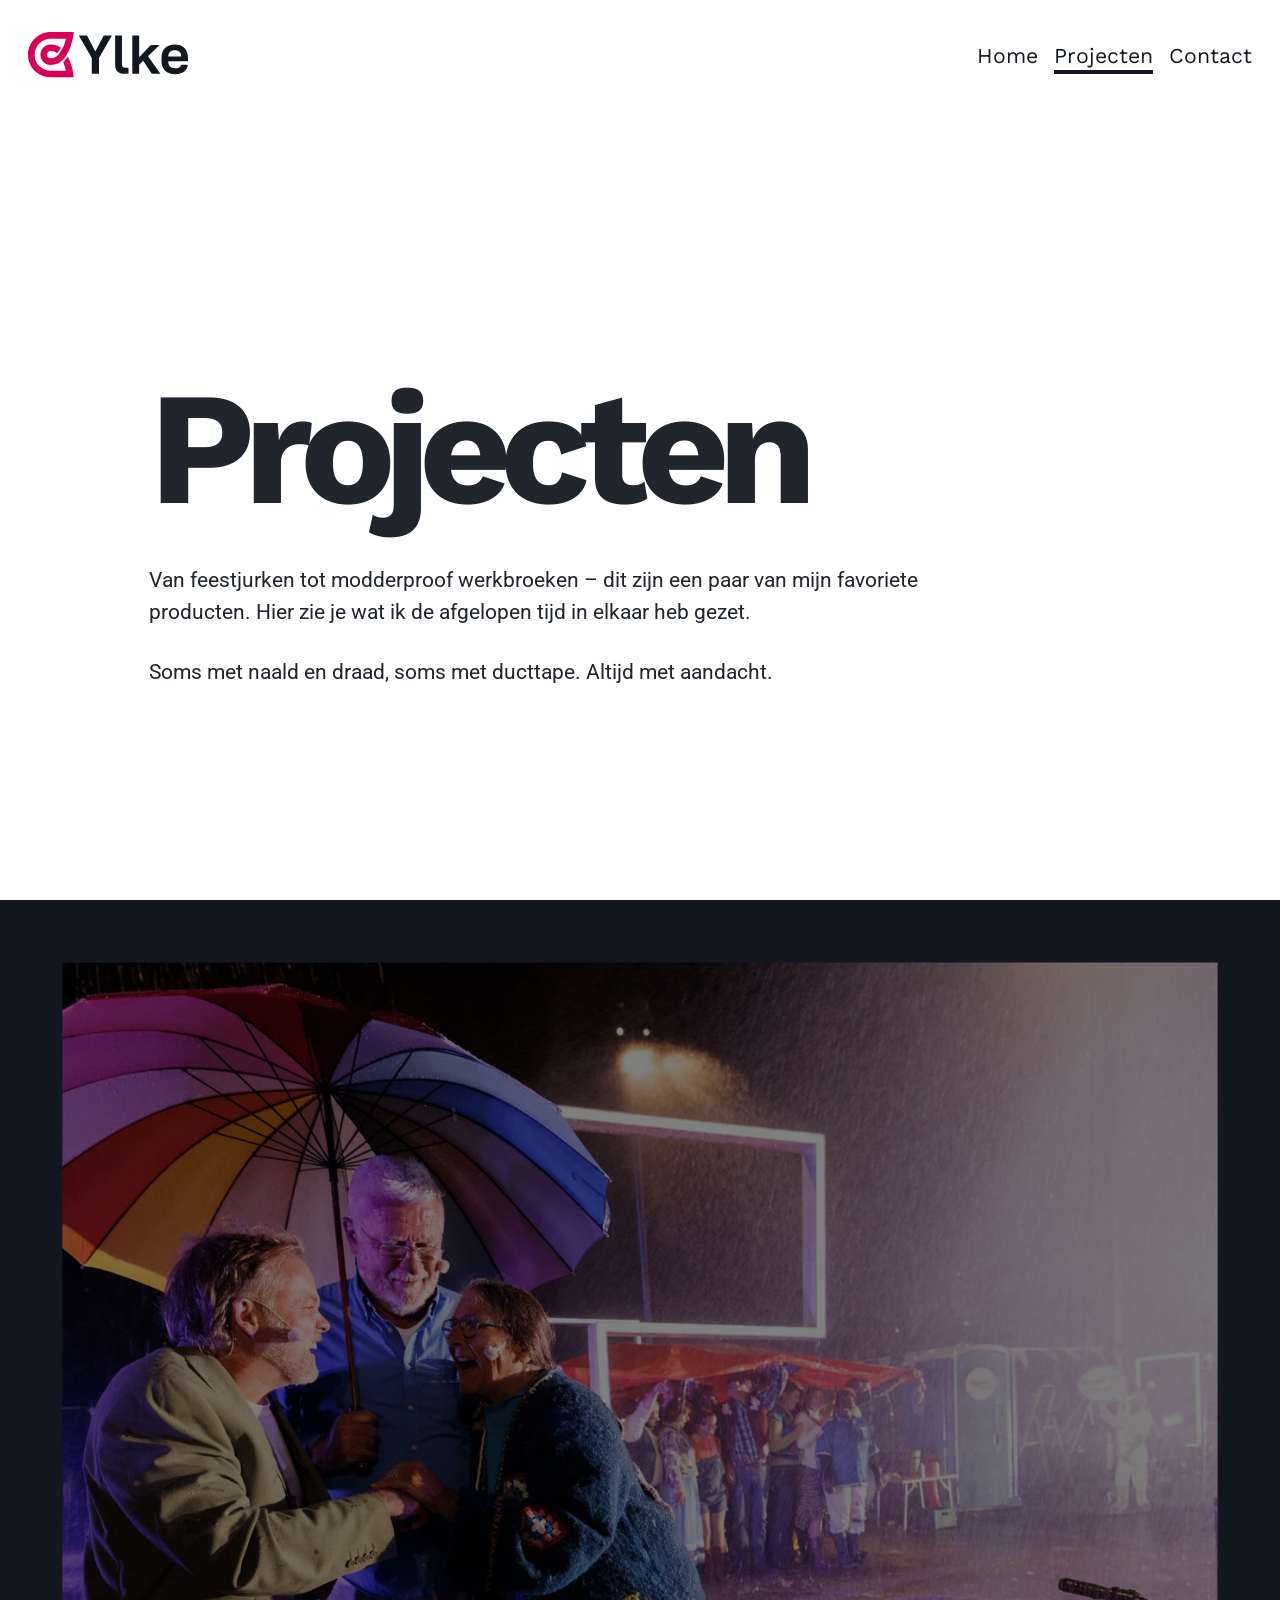
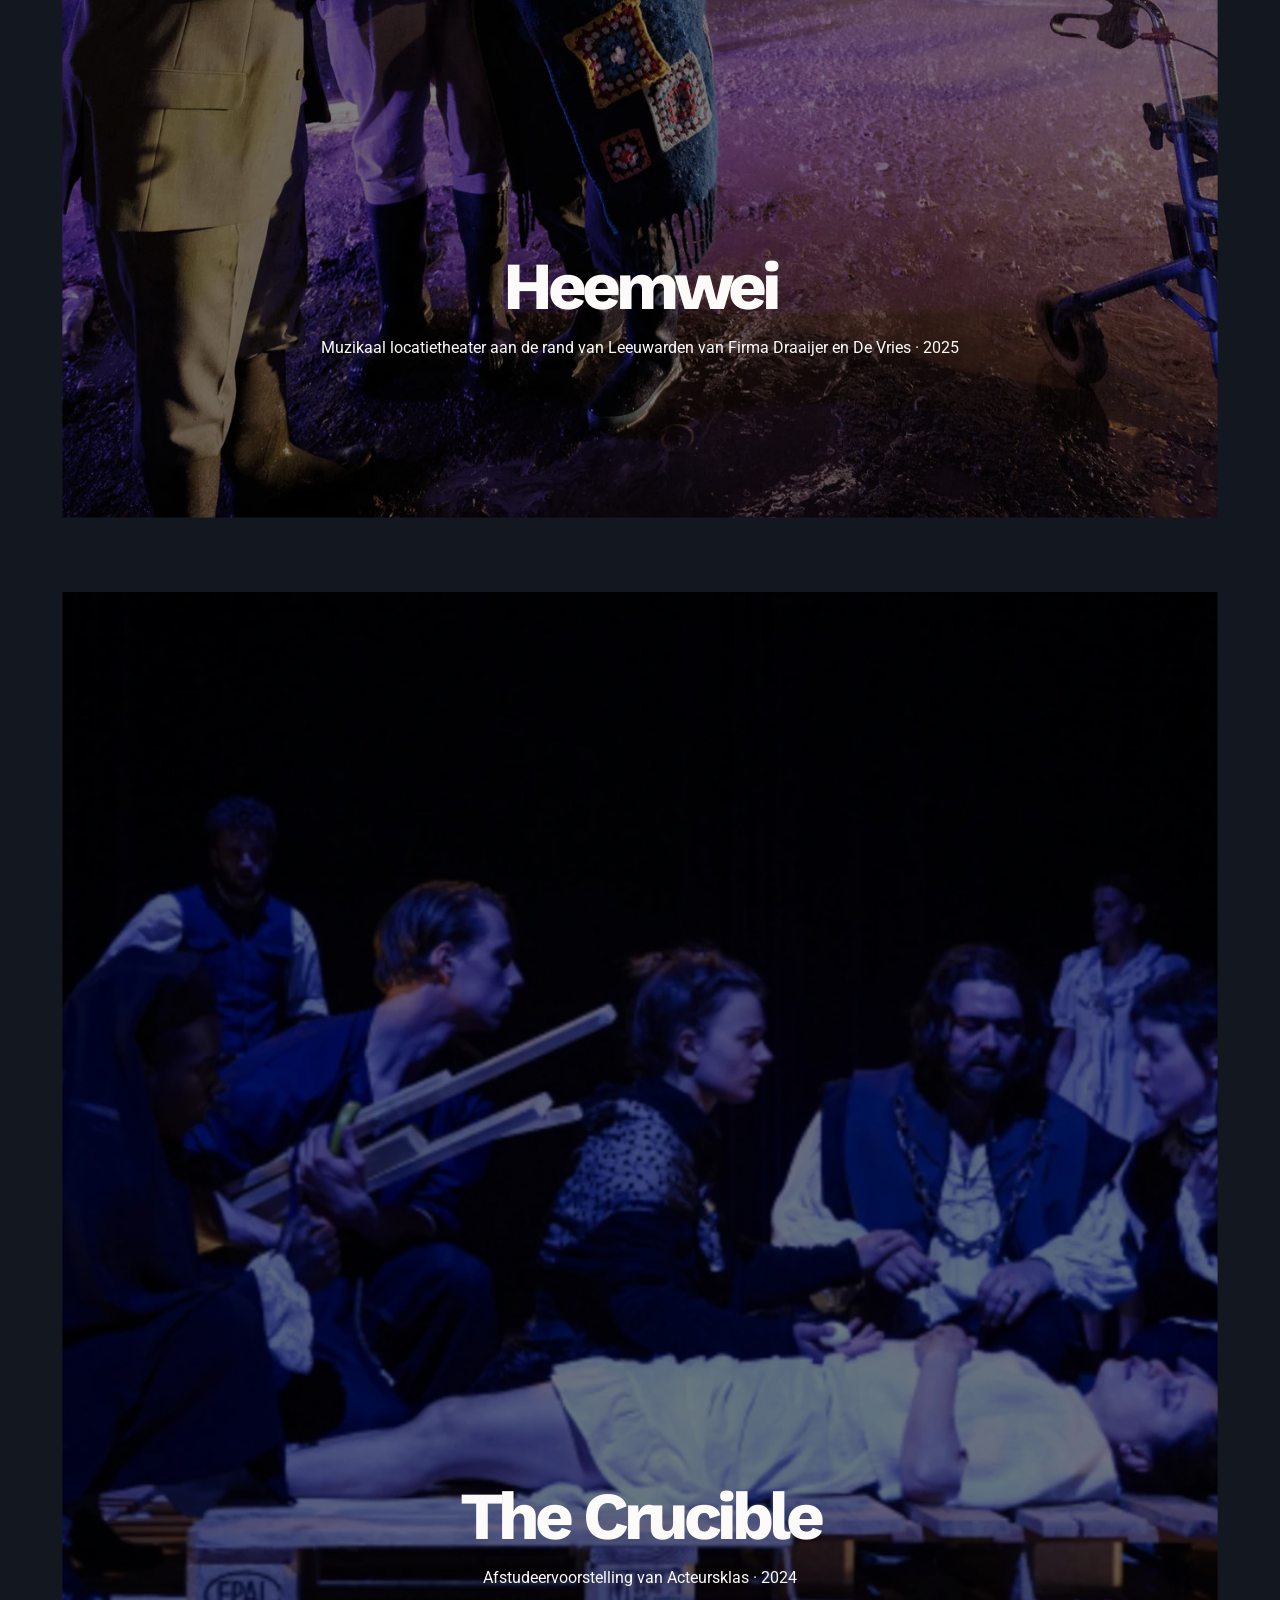
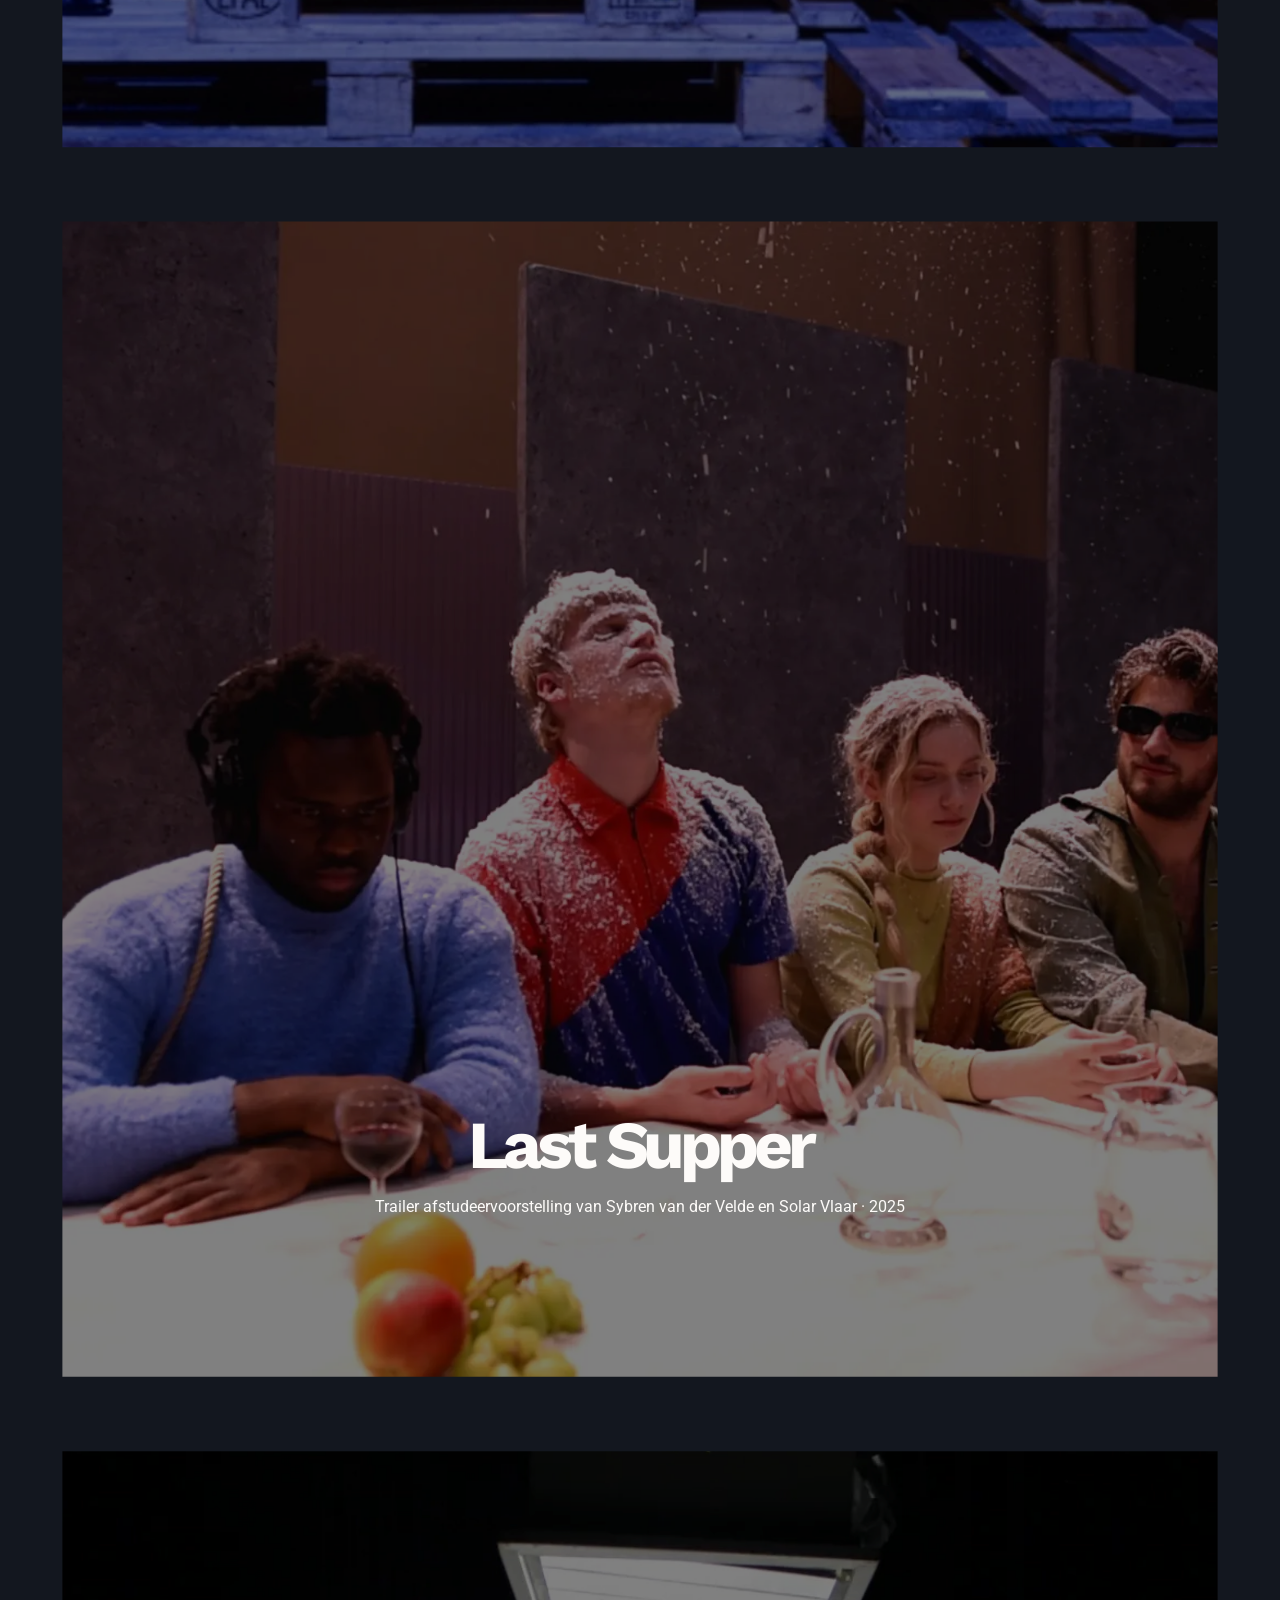
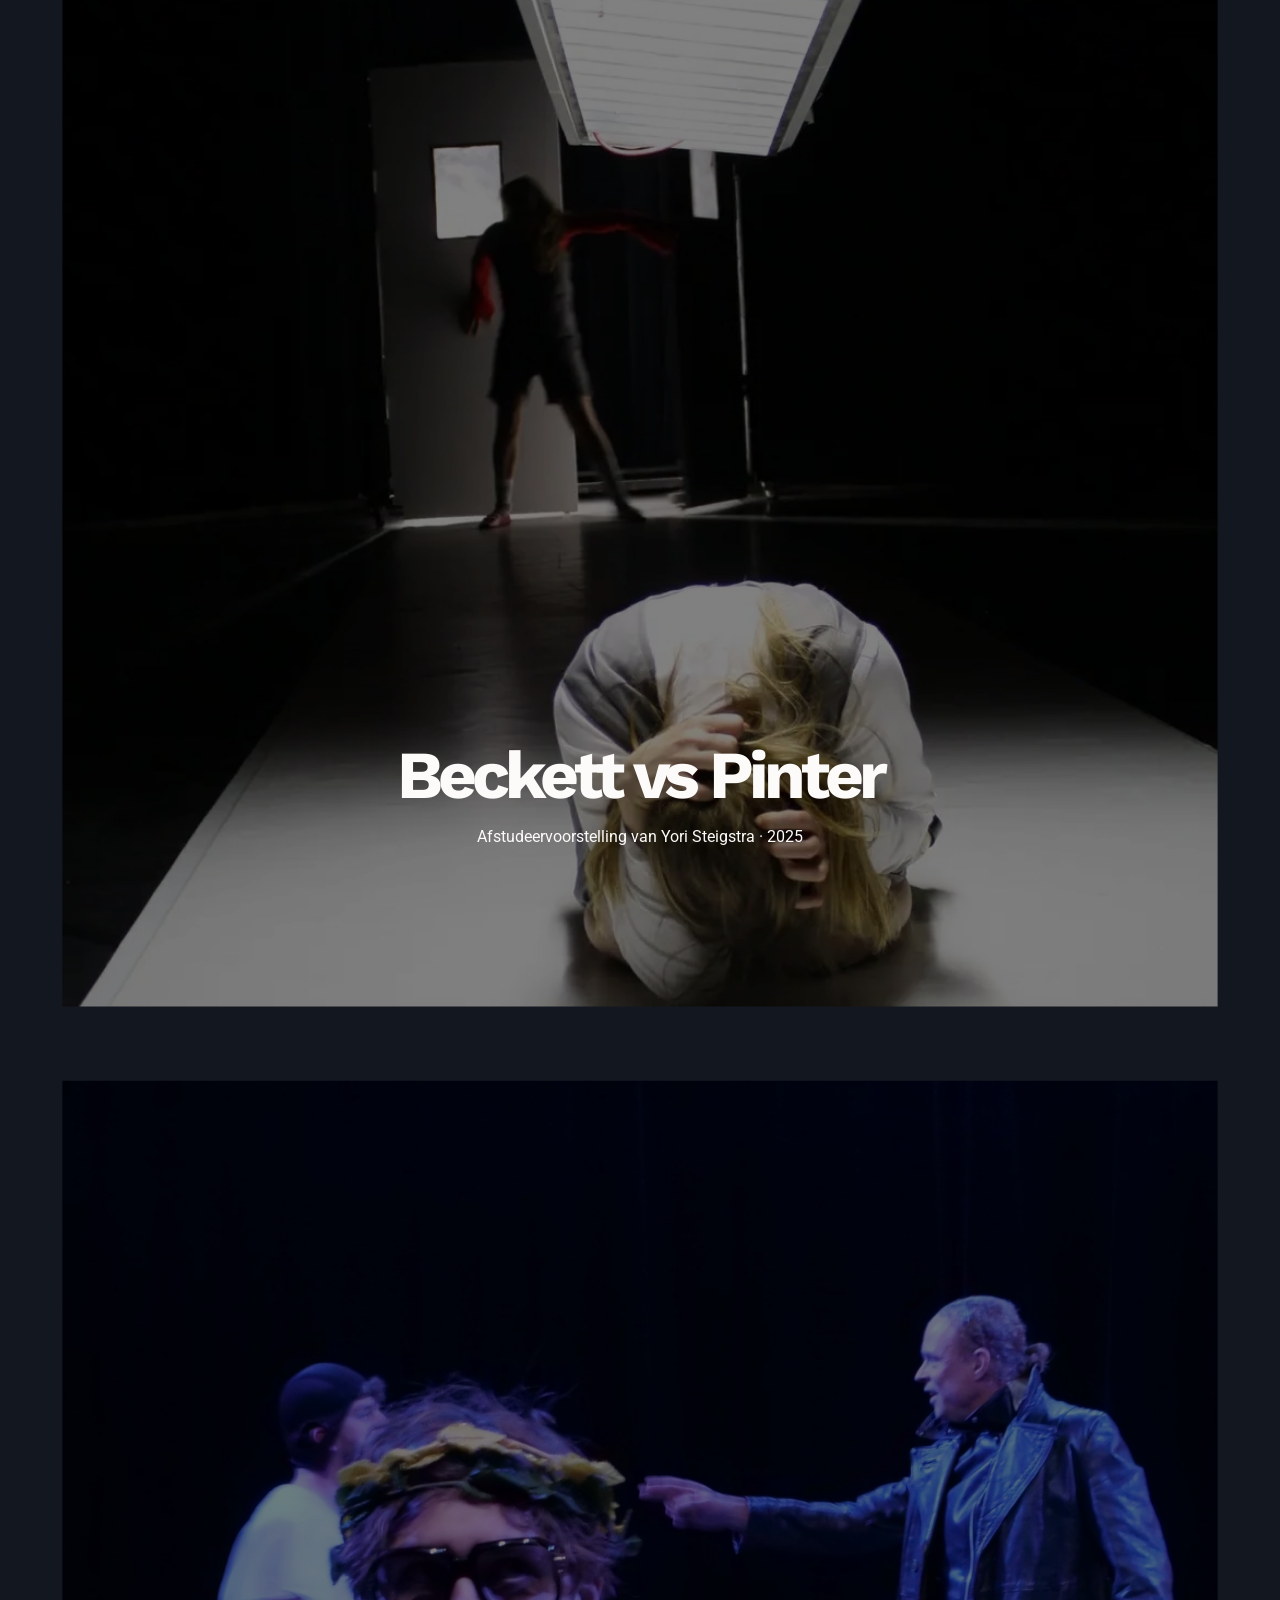
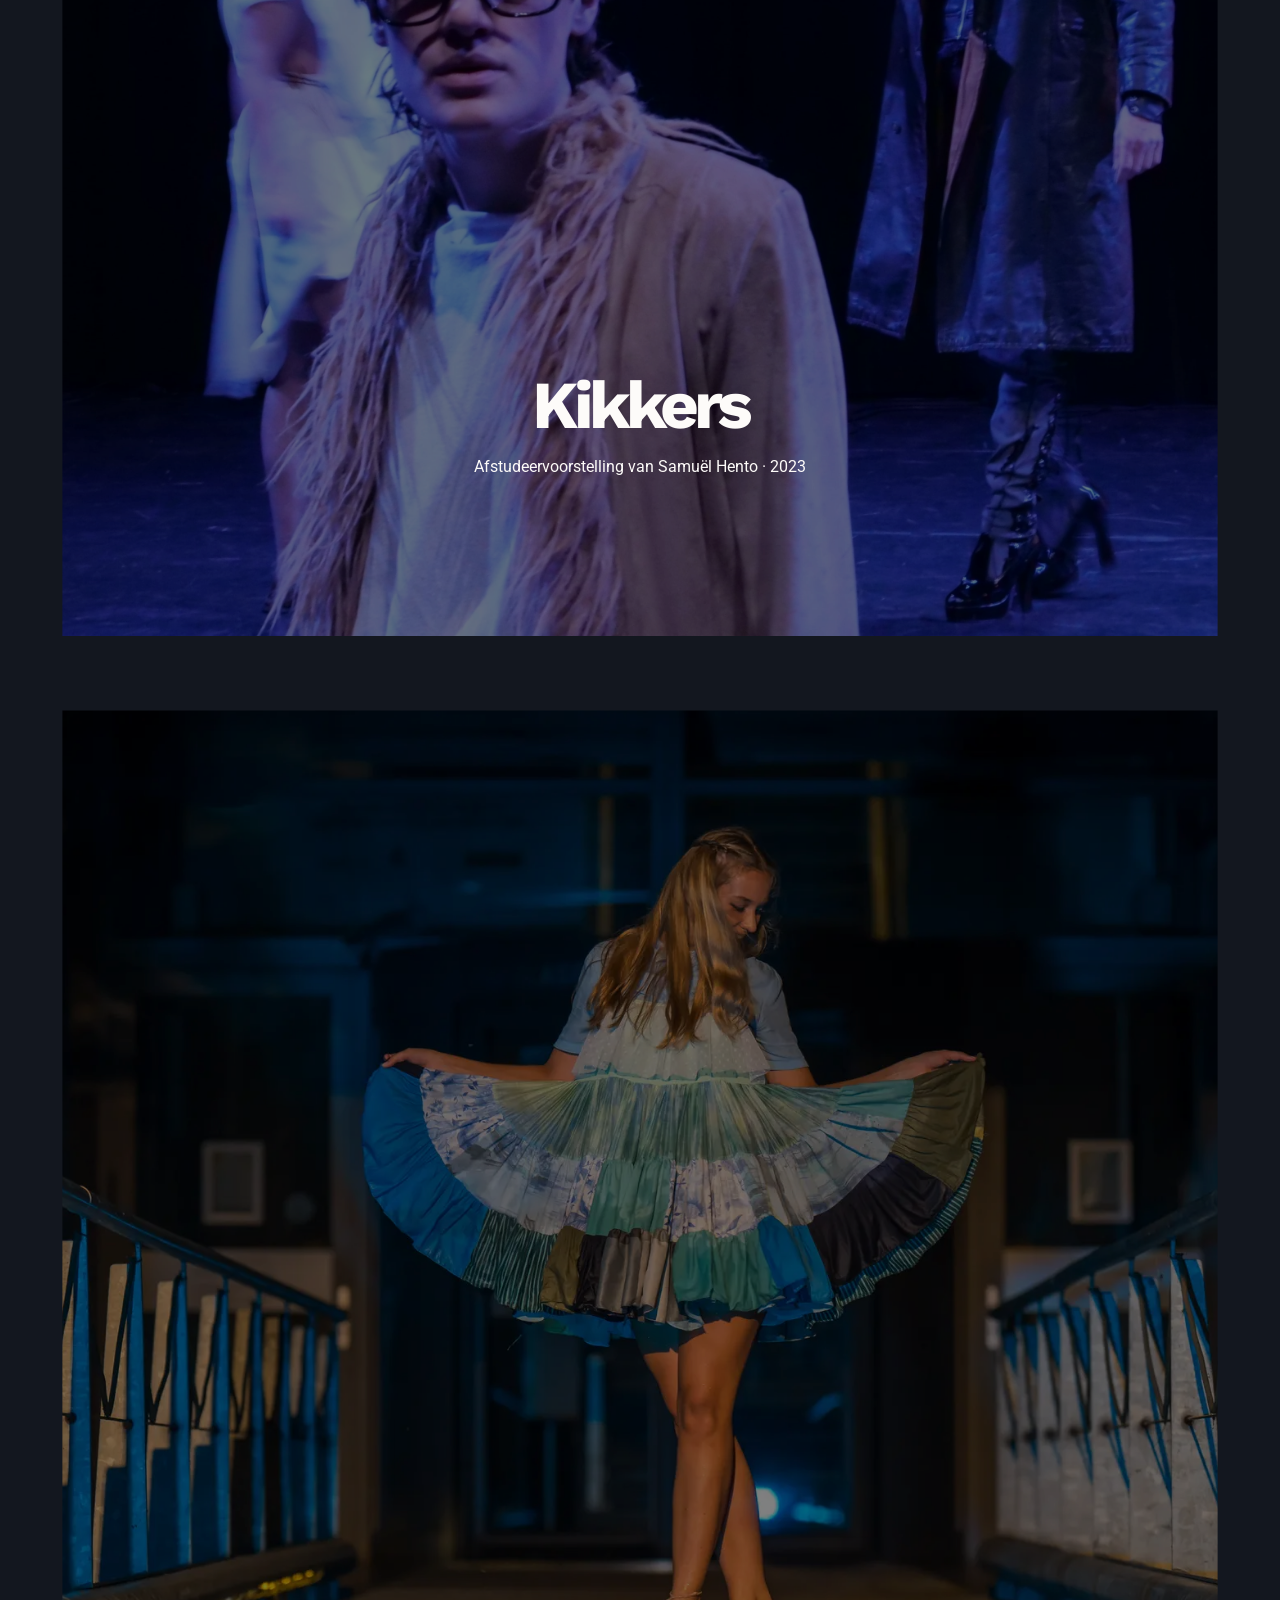
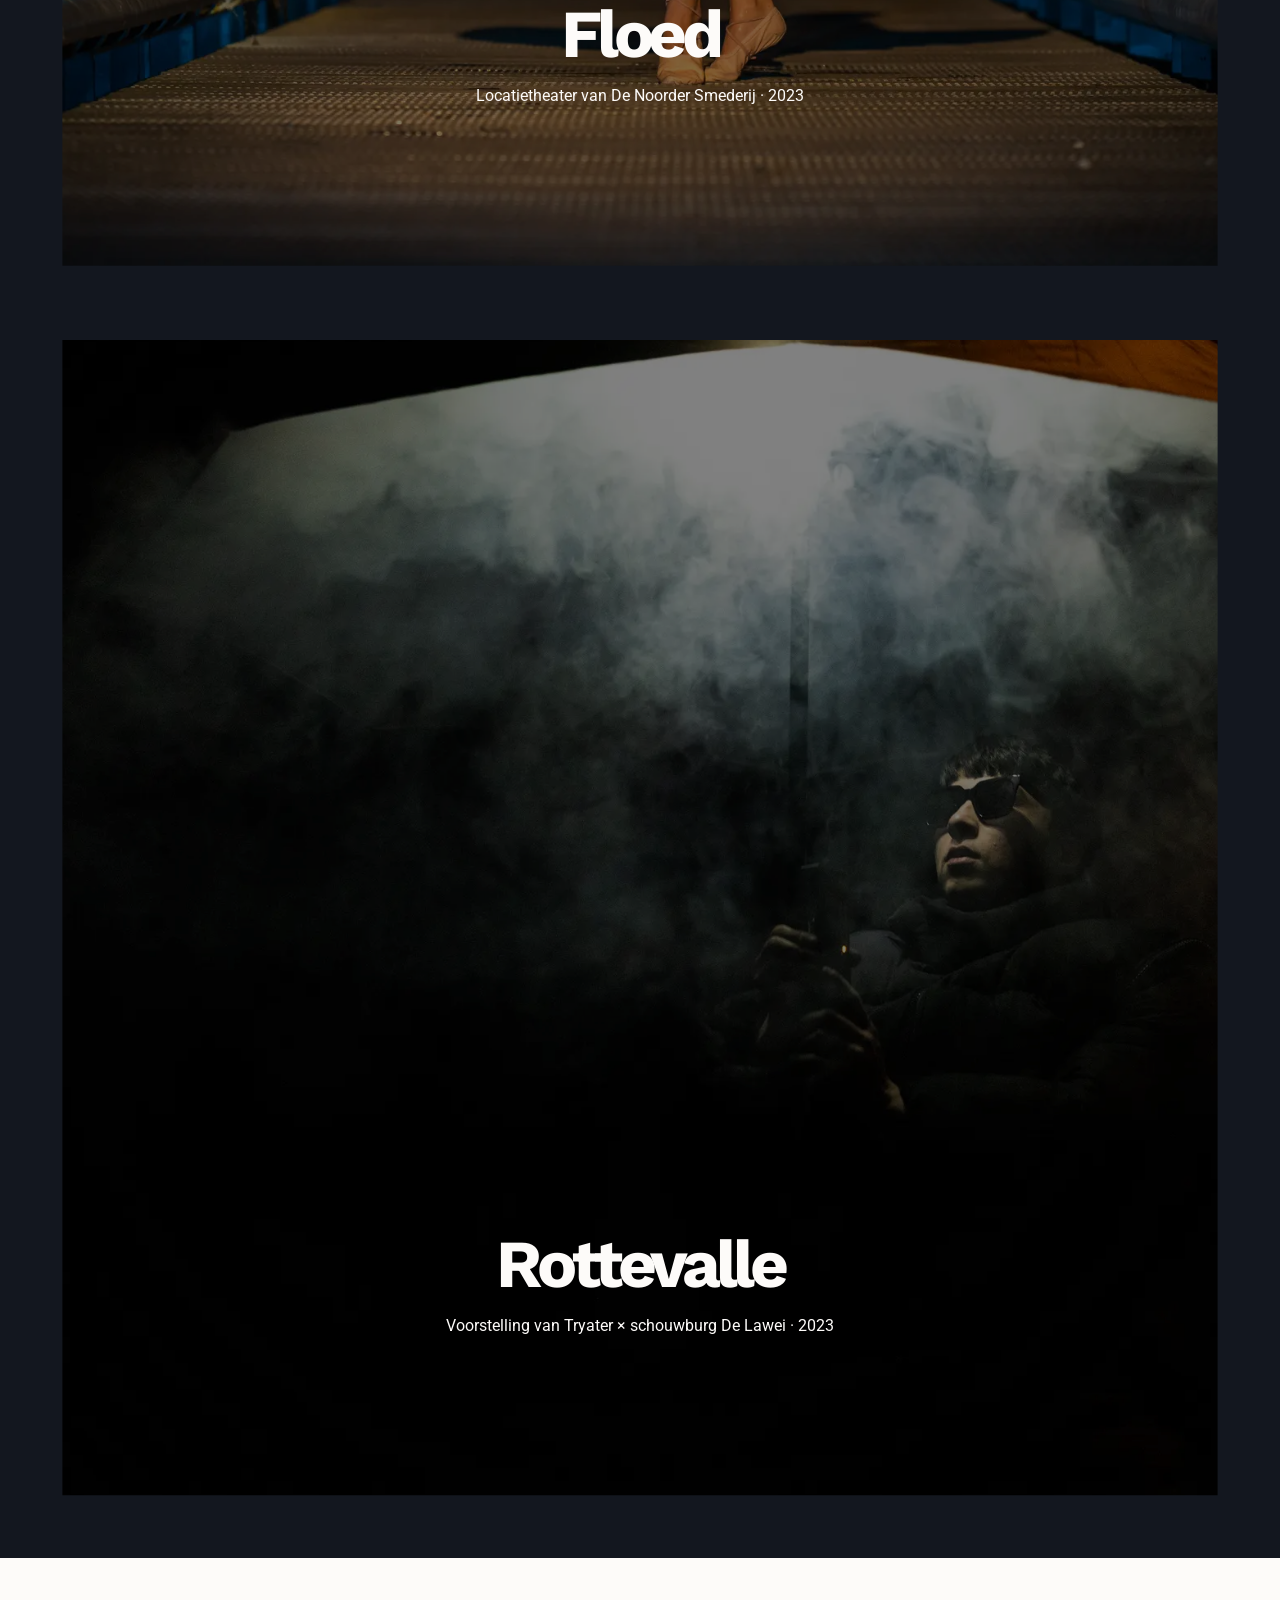
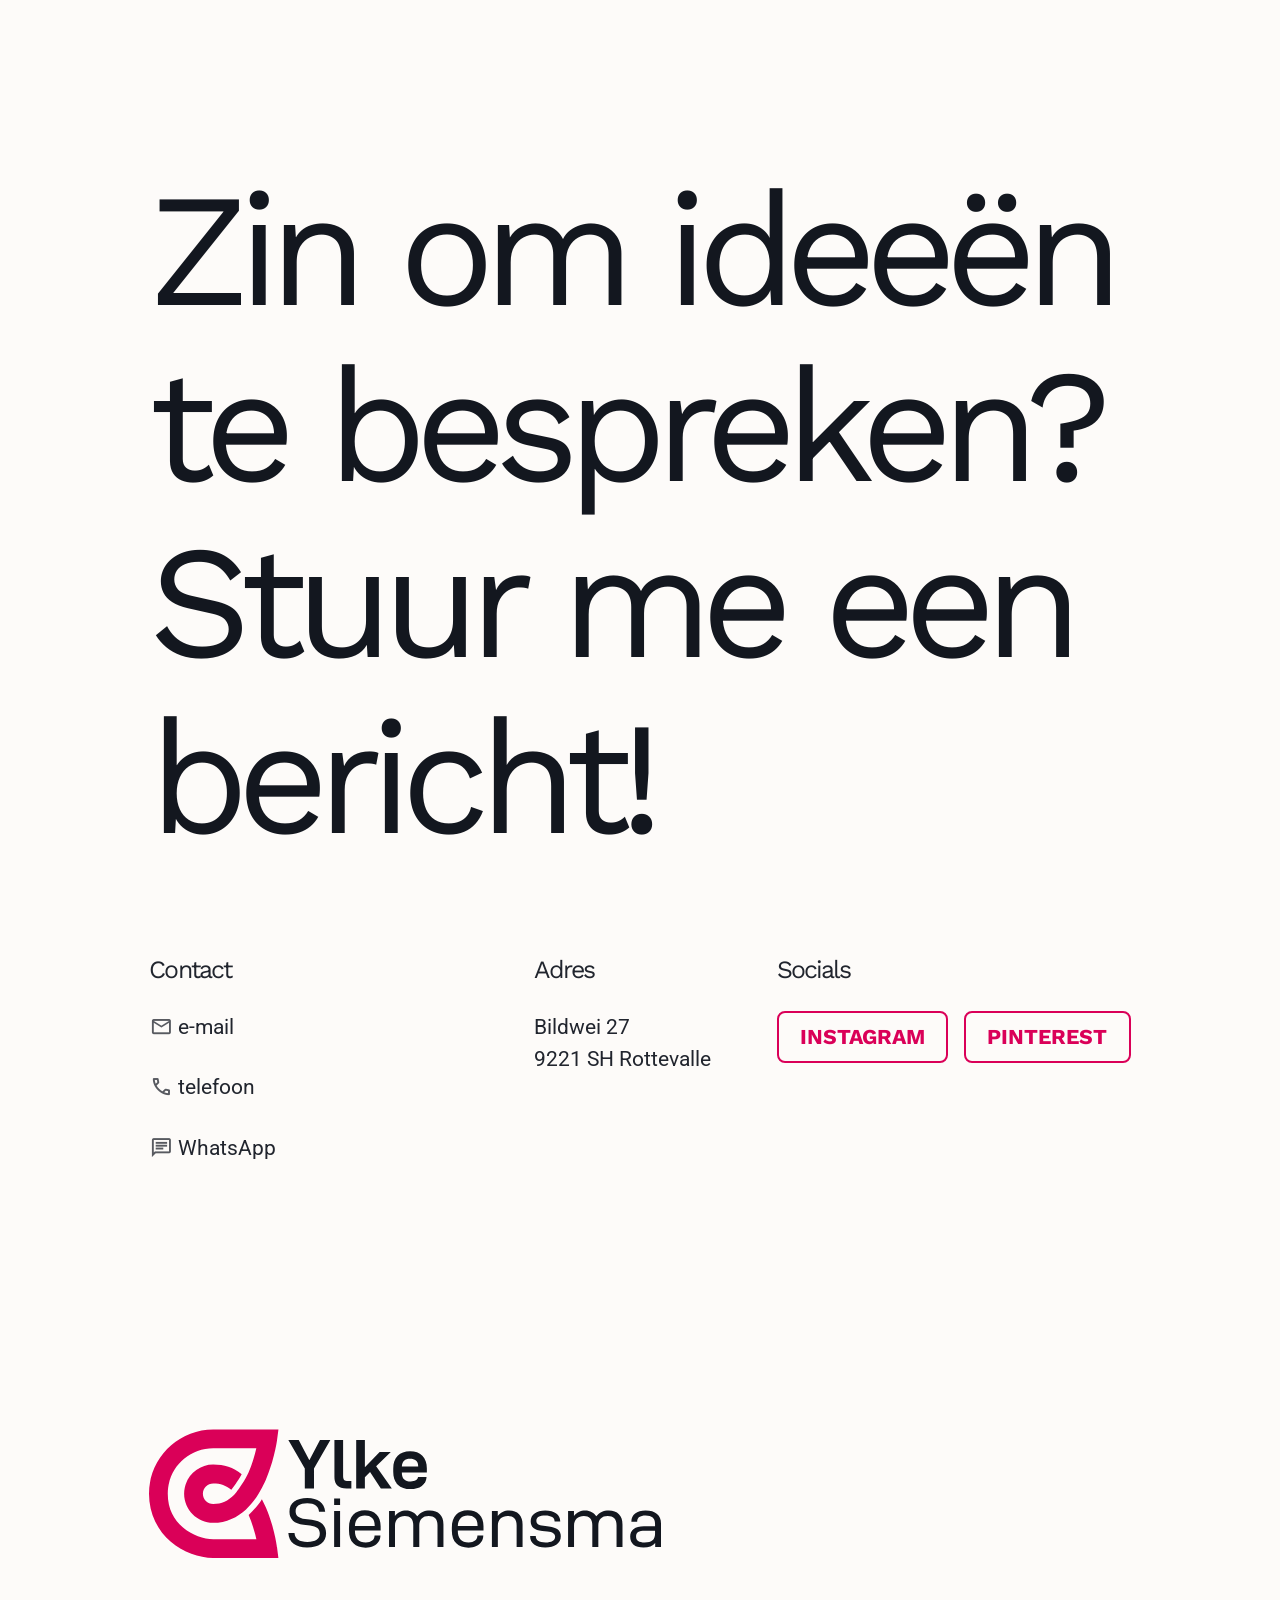
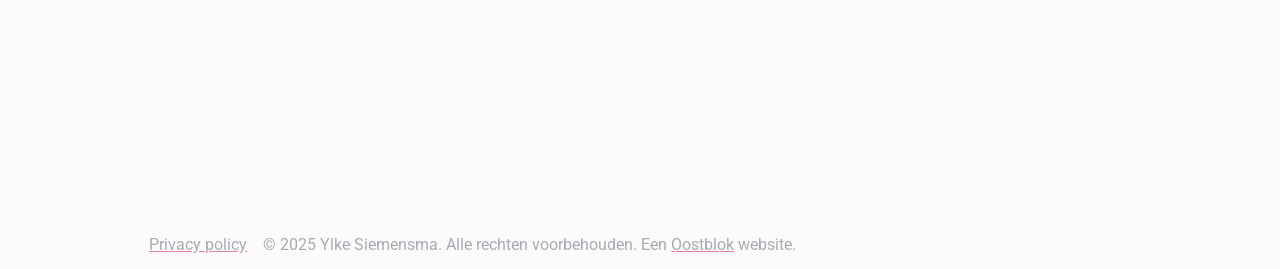
<file: werk/index.html>
<!DOCTYPE html>
<html lang="en">
  <head>  <title>Projecten - Ylke Siemensma</title>
  <meta charset="UTF-8"/>
  <meta name="viewport" content="width=device-width, initial-scale=1.0"/>
  <meta http-equiv="X-UA-Compatible" content="ie=edge" />
  <link rel="canonical" href="https://ylke.nl/werk/" />
  <meta property="og:site_name" content="Ylke Siemensma" />
  <meta property="og:title" content="Projecten - Ylke Siemensma" />
  <meta property="og:type" content="website" />
  <meta property="og:url" content="https://ylke.nl/werk/" />
  <meta name="twitter:card" content="summary_large_image" />
  <meta property="og:image" content="https://ylke.nl/images/meta/social-share.webp" />
  <meta name="twitter:image" content="https://ylke.nl/images/meta/social-share.webp" />
  <meta property="og:image:alt" content="Page image for Ylke Siemensma" />
  <meta name="twitter:image:alt" content="Page image for Ylke Siemensma" />
  <meta name="description" content="Geselecteerde werken" />
  <meta name="twitter:description" content="Geselecteerde werken" />
  <meta property="og:description" content="Geselecteerde werken" />
  <link rel="icon" href="/images/meta/favicon.svg" type="image/svg+xml" />  <link rel="stylesheet" href="/css/style.css" rel="preconnect" />
  
  <link rel="stylesheet" href="/css/werk-landing.css" fetchpriority="high" />
  <link rel="stylesheet" media="print" href="/fonts/fonts.css?d1c7-f87c-7e56" onload="this.media='all'" />
  
  <link rel="stylesheet" rel="preconnect" href="https://fonts.googleapis.com/css2?family=Material+Symbols+Outlined:opsz,wght,FILL,GRAD@20..48,400,1,0" />
  </head>
  <body class="font-base">
    <div class="site-wrap">
      <a class="[ skip-link ] [ button ]" href="#main-content">Skip to content</a>
      <header role="banner" class="site-head">
        <div style="padding-inline: var(--flow-space, 2rem)">
          <div class="inner">
            <a href="/" aria-label="Ylke Siemensma - home" class="brand">
               <svg aria-hidden="true" focusable="false" width="480" height="138" style="max-width: 100%" viewBox="0 0 480.00002 138.00001" version="1.1" id="brand-svg" xmlns="http://www.w3.org/2000/svg" xmlns:svg="http://www.w3.org/2000/svg">
               <defs id="defs1" />
               <g id="logo">
                  <path id="icon" style="paint-order:stroke fill markers" d="m 68.061689,57.126076 c -5.989579,0.004 -10.935859,4.740114 -10.935859,10.931948 0,6.155023 4.777495,10.931987 10.932494,10.931987 9.017102,0 15.840353,-3.37277 21.998484,-9.530917 1.676619,-1.676619 11.151262,-14.037275 15.448642,-23.966115 4.01903,-9.285695 6.63431,-18.608201 8.25826,-25.591491 h -45.705378 -1.3e-4 c -26.714471,0 -48.156947,21.441974 -48.156947,48.156536 0,16.26855 6.671646,27.728662 16.147473,35.839806 9.475823,8.11111 22.060418,12.31677 32.009474,12.31677 h 45.754168 c -1.59539,-6.98313 -4.17678,-16.311807 -8.17974,-25.609483 4.69472,-4.55942 9.81913,-9.777325 14.02314,-16.790032 1.56499,2.961207 2.97831,5.95195 4.25634,8.920433 9.16792,21.294292 11.79063,42.150732 11.79063,42.150732 l 1.45546,11.2298 h -69.099868 c -15.188269,0 -31.657567,-5.72037 -44.951008,-17.09935 -13.2934448,-11.37894 -23.107324,-28.972683 -23.107324,-50.958676 0,-37.469849 30.588614,-68.058024 68.058332,-68.058024 h 69.151468 l -1.51323,11.27412 c 0,0 -2.71766,20.845644 -11.92749,42.124361 -2.10341,4.859838 -4.56979,9.777246 -7.46294,14.528312 -4.20401,7.012707 -8.76968,12.217367 -13.4644,16.776826 -8.902557,8.233519 -20.768729,14.187841 -34.783538,14.187841 -16.910983,0 -30.833887,-13.922414 -30.833887,-30.833436 0,-17.041225 14.051066,-30.824857 30.828276,-30.833437 h 0.0028 0.0028 c 11.322935,0 20.48424,3.073617 29.41067,9.616362 l 0.632437,0.463557 c -3.818531,7.611528 -8.402026,13.811586 -10.904915,16.575769 -5.592899,-4.687606 -11.18316,-6.753369 -19.13484,-6.754199 z" />
                  <path id="wordmark" style="paint-order:fill markers stroke" d="m 213.02891,77.904424 38.75392,-67.334615 h -24.511 l -25.17349,48.048633 -25.17348,-48.048633 h -24.51103 l 38.91954,67.500838 v 47.217363 h 21.69554 z m 55.31546,40.566996 c 4.63719,4.65522 11.92426,6.81659 21.69557,6.81659 h 11.42742 v -17.78962 h -7.78388 c -4.4716,0 -7.61829,-0.83131 -9.27447,-2.4939 -1.65613,-1.66258 -2.4842,-4.65522 -2.4842,-8.97792 v -85.456761 h -20.53629 v 86.786819 c 0,9.476712 2.31861,16.459562 6.95585,21.114792 z m 77.34205,-31.921598 25.50471,38.738188 h 26.00159 l -37.09779,-52.703858 34.61353,-33.750439 h -26.3328 l -34.94476,36.576817 v -64.840721 h -20.53629 v 114.718201 h 20.53629 v -26.767586 z m 75.189,-12.968137 c 0.66248,-12.303087 7.12148,-18.620933 19.37696,-18.620933 5.79652,0 10.43379,1.496321 13.91166,4.489001 3.47794,2.992641 5.29967,7.31534 5.29967,12.968136 v 1.163796 h -30.93153 z m 7.65676,14.131972 h 51.46782 v -9.975495 c 0,-12.968176 -3.64353,-22.943672 -10.59938,-29.926487 -7.12144,-6.982855 -16.89272,-10.474282 -29.14824,-10.474282 -12.42111,0 -22.19239,3.657689 -29.1482,10.640544 -7.12148,6.982815 -10.59938,17.124573 -10.59938,30.258972 v 7.481641 c 0,13.466923 3.4779,23.60868 10.76493,30.59154 7.28707,6.98281 17.22398,10.47424 29.97635,10.47424 11.09623,0 20.03944,-2.49386 26.82962,-7.4816 6.79026,-4.98775 10.43379,-11.80434 11.09623,-20.117257 v -0.997573 h -20.03944 l -0.16559,0.498787 c -0.49685,3.325163 -2.31862,5.819063 -5.29967,7.481643 -2.98106,1.82884 -6.95585,2.66011 -11.59308,2.66011 -14.24288,0 -21.19873,-6.81659 -21.19873,-20.782258 v -0.332525 z" />
               </g>
               </svg>
            </a>
            <nav class="[ nav ] [ font-sans ]" aria-label="Primary">
              <ul class="nav__list text-400 md:text-500">
                <li>
                  <a href="/" >Home</a>
                </li>
                <li>
                  <a href="/werk"  data-state="active">Projecten</a>
                </li>
                <li>
                  <a href="#contact" >Contact</a>
                </li>
              </ul>
            </nav>
          </div>
        </div>
      </header>
      <main tabindex="-1" id="main-content">
  <header class="hero">
    <article>
<div class="[ page-header ] ">
  <div class="[ wrapper ] [ flow ]">
    <h1 class="[ page-header__heading ] [ headline ] [ text-900 md:text-major lg:text-jumbo ]" data-highlight="primary">
      Projecten
    </h1>
    <div class="[ page-header__summary ] [ flow measure-long ]">
      <p>Van feestjurken tot modderproof werkbroeken – dit zijn een paar van mijn favoriete producten. Hier zie je wat ik de afgelopen tijd in elkaar heb gezet.</p>
<p>Soms met naald en draad, soms met ducttape. Altijd met aandacht.</p>

    </div>
  </div>
</div>
    </article>
  </header>
  
  <section class="[ bg-dark-shade ]">
    <article class="[ gallery werk-landing ][ flow flow-space-800 ]">
      <figure class="[ gallery__item ]">
        <figcaption class="[ gallery__content ][ flow ]">
          <h2 class="[ gallery__heading ] [ text-700 md:text-900 color-light-glare ]">
            Heemwei
          </h2>
          <p class="[ gallery__summary ] [ flow-space-300 text-400 ][ color-light-glare ]">
            Muzikaal locatietheater aan de rand van Leeuwarden van Firma Draaijer en De Vries &middot;  2025
          </p>
          <a href="/werk/heemwei/" class="button" data-variant="ghost">Bekijk project</a>
        </figcaption>
        <div class="[ gallery__media ]">
          <a href="/werk/heemwei/">
            <img
              class=""
              src="/images/werk/heemwei/poster.webp"
              alt=""
            />
          </a>
        </div>
      </figure>
      <figure class="[ gallery__item ]">
        <figcaption class="[ gallery__content ][ flow ]">
          <h2 class="[ gallery__heading ] [ text-700 md:text-900 color-light-glare ]">
            The Crucible
          </h2>
          <p class="[ gallery__summary ] [ flow-space-300 text-400 ][ color-light-glare ]">
            Afstudeervoorstelling van Acteursklas &middot;  2024
          </p>
          <a href="/werk/the-crucible/" class="button" data-variant="ghost">Bekijk project</a>
        </figcaption>
        <div class="[ gallery__media ]">
          <a href="/werk/the-crucible/">
            <img
              class=""
              src="/images/werk/the-crucible/poster.webp"
              alt=""
            />
          </a>
        </div>
      </figure>
      <figure class="[ gallery__item ]">
        <figcaption class="[ gallery__content ][ flow ]">
          <h2 class="[ gallery__heading ] [ text-700 md:text-900 color-light-glare ]">
            Last Supper
          </h2>
          <p class="[ gallery__summary ] [ flow-space-300 text-400 ][ color-light-glare ]">
            Trailer afstudeervoorstelling van Sybren van der Velde en Solar Vlaar &middot;  2025
          </p>
          <a href="/werk/last-supper/" class="button" data-variant="ghost">Bekijk project</a>
        </figcaption>
        <div class="[ gallery__media ]">
          <a href="/werk/last-supper/">
            <img
              class=""
              src="/images/werk/last-supper/poster.webp"
              alt=""
            />
          </a>
        </div>
      </figure>
      <figure class="[ gallery__item ]">
        <figcaption class="[ gallery__content ][ flow ]">
          <h2 class="[ gallery__heading ] [ text-700 md:text-900 color-light-glare ]">
            Beckett vs Pinter
          </h2>
          <p class="[ gallery__summary ] [ flow-space-300 text-400 ][ color-light-glare ]">
            Afstudeervoorstelling van Yori Steigstra &middot;  2025
          </p>
          <a href="/werk/beckett-vs-pinter/" class="button" data-variant="ghost">Bekijk project</a>
        </figcaption>
        <div class="[ gallery__media ]">
          <a href="/werk/beckett-vs-pinter/">
            <img
              class=""
              src="/images/werk/beckett-vs-pinter/poster.webp"
              alt=""
            />
          </a>
        </div>
      </figure>
      <figure class="[ gallery__item ]">
        <figcaption class="[ gallery__content ][ flow ]">
          <h2 class="[ gallery__heading ] [ text-700 md:text-900 color-light-glare ]">
            Kikkers
          </h2>
          <p class="[ gallery__summary ] [ flow-space-300 text-400 ][ color-light-glare ]">
            Afstudeervoorstelling van Samuël Hento &middot;  2023
          </p>
          <a href="/werk/kikkers/" class="button" data-variant="ghost">Bekijk project</a>
        </figcaption>
        <div class="[ gallery__media ]">
          <a href="/werk/kikkers/">
            <img
              class=""
              src="/images/werk/kikkers/poster.webp"
              alt=""
            />
          </a>
        </div>
      </figure>
      <figure class="[ gallery__item ]">
        <figcaption class="[ gallery__content ][ flow ]">
          <h2 class="[ gallery__heading ] [ text-700 md:text-900 color-light-glare ]">
            Floed
          </h2>
          <p class="[ gallery__summary ] [ flow-space-300 text-400 ][ color-light-glare ]">
            Locatietheater van De Noorder Smederij &middot;  2023
          </p>
          <a href="/werk/floed/" class="button" data-variant="ghost">Bekijk project</a>
        </figcaption>
        <div class="[ gallery__media ]">
          <a href="/werk/floed/">
            <img
              class=""
              src="/images/werk/floed/poster.webp"
              alt=""
            />
          </a>
        </div>
      </figure>
      <figure class="[ gallery__item ]">
        <figcaption class="[ gallery__content ][ flow ]">
          <h2 class="[ gallery__heading ] [ text-700 md:text-900 color-light-glare ]">
            Rottevalle
          </h2>
          <p class="[ gallery__summary ] [ flow-space-300 text-400 ][ color-light-glare ]">
            Voorstelling van Tryater &times; schouwburg De Lawei &middot;  2023
          </p>
          <a href="/werk/rottevalle/" class="button" data-variant="ghost">Bekijk project</a>
        </figcaption>
        <div class="[ gallery__media ]">
          <a href="/werk/rottevalle/">
            <img
              class=""
              src="/images/werk/rottevalle/poster.webp"
              alt=""
            />
          </a>
        </div>
      </figure>
    </article>
  </section>

      </main>

      <footer role="contentinfo" class="[ site-foot ][ flow ][ bg-light-glare ]">
        <a id="contact"></a>


<article class="[ cta ]">
  <div class="wrapper">
    <div class="[ cta__inner ] [ flow ]">
      <h2 class="[ cta__heading ] [ headline text-800 md:text-major lg:text-jumbo weight-normal color-dark-shade ]" data-highlight="secondary">Zin om ideeën te bespreken? Stuur me een bericht!</h2>

    </div>
  </div>
</article>        <div class="wrapper flow flow-space-major">
          <ul style="gap: var(--flow-space);" class="flex row wrap space-between flow-space-600">
            <li style="display: block; flex-basis: 20rem;" class="flow">
              <h3>Contact</h3>
              <div class="flow" style="flex-direction: column;">
                <p><span class="material-symbols-outlined">mail</span> <a target="_blank" href="mailto:">e-mail</a></p>
                <p><span class="material-symbols-outlined">call</span> <a target="_blank" href="tel:">telefoon</a></p>
                <p><span class="material-symbols-outlined">chat</span> <a target="_blank" href="whatsapp:">WhatsApp</a></p>
              </div>
            </li>
            
            <li class="flow">
              <h3>Adres</h3>
              <a href="#googleMaps">Bildwei 27<br>9221 SH Rottevalle</a>
            </li>
            
            <li class="flow">
              <h3>Socials</h3>
              <span style="gap: 1rem;" class="flex row wrap">
                <a href="https://instagram.com/ylkesiemensma" class="button" data-variant="ghost" target="_blank">Instagram</a>
                <a href="https://pinterest.com/ylkewsiemensma" class="button" data-variant="ghost" target="_blank">Pinterest</a>
              </span>
            </li>
          </ul>
<svg
   width="1920.000"
   height="481.55005"
   viewBox="0 0 1920.000 482"
   style="max-width: 100%"
   version="1.1"
   id="brand-expanded"
   xmlns="http://www.w3.org/2000/svg"
   xmlns:svg="http://www.w3.org/2000/svg">
  <defs
     id="defs2" />
  <g
     id="logo-large">
    <path
       style="paint-order:stroke fill markers"
       d="m 240.78805,202.09998 c -21.18985,0.014 -38.68874,16.76966 -38.68874,38.67505 0,21.77519 16.90179,38.67506 38.67685,38.67506 31.90059,0 56.03992,-11.93214 77.826,-33.7184 5.93158,-5.93154 39.45091,-49.66094 54.65407,-84.78706 14.2185,-32.85094 23.47083,-65.831923 29.21601,-90.53743 h -161.69599 -5.2e-4 c -94.51032,0 -170.369252,75.85728 -170.369252,170.36783 0,57.55466 23.602927,98.09819 57.126502,126.79367 33.5234,28.69549 78.0451,43.57417 113.24275,43.57417 h 161.86869 c -5.64423,-24.70491 -14.77649,-57.70773 -28.93817,-90.60095 16.60894,-16.13036 34.73792,-34.5901 49.61095,-59.39967 5.5365,10.47612 10.53658,21.05678 15.05797,31.55865 32.4343,75.33475 41.71289,149.12047 41.71289,149.12047 l 5.14904,39.72869 h -244.46085 c -53.73301,0 -111.99795,-20.23755 -159.027289,-60.49389 -47.029511,-40.25631 -81.748961,-102.49939 -81.748961,-180.28114 0,-132.56055 108.2162,-240.77503 240.77625,-240.77503 h 244.64343 l -5.35356,39.885433 c 0,0 -9.61446,73.747557 -42.1969,149.027207 -7.44138,17.19302 -16.16693,34.58987 -26.40236,51.39807 -14.87286,24.80955 -31.02521,43.22254 -47.63417,59.35293 -31.49544,29.12852 -73.47548,50.19362 -123.05696,50.19362 -59.82756,0 -109.08386,-49.25455 -109.08386,-109.08223 0,-60.28837 49.70976,-109.05195 109.06399,-109.08223 h 0.0139 0.0139 c 41.22611,0 74.85203,10.84955 106.76547,36.13482 -15.66576,27.58442 -34.63522,53.74411 -39.05842,58.1674 -19.78666,-16.58375 -39.56376,-23.89198 -67.69518,-23.89504 z"
       id="path6-3" />
    <path
       d="m 619.85605,145.6528 61.56282,-106.551039 h -38.93717 l -39.98952,76.032719 -39.98953,-76.032719 h -38.93717 l 61.82591,106.814129 v 74.71727 h 34.46466 z m 87.87167,64.19371 c 7.36649,7.3665 18.94241,10.78665 34.46466,10.78665 h 18.15314 v -28.15052 h -12.36519 c -7.1034,0 -12.10209,-1.31544 -14.73298,-3.94633 -2.63089,-2.63089 -3.94633,-7.36649 -3.94633,-14.20681 v -135.227739 h -32.62304 v 137.332449 c 0,14.99608 3.68325,26.04581 11.04974,33.4123 z m 122.86227,-50.51308 40.5157,61.29973 h 41.30498 l -58.93194,-83.39921 54.9856,-53.407061 h -41.83115 l -55.51177,57.879581 v -102.604709 h -32.62304 v 181.531399 h 32.62304 v -42.35732 z m 119.44206,1.84162 h 93.92275 v -15.78534 c 0,-20.52094 -5.7879,-36.30628 -16.8377,-47.356016 -11.3128,-11.049737 -26.8351,-16.574606 -46.30364,-16.574606 -19.73168,0 -35.25393,5.787958 -46.30366,16.837695 -11.31283,11.049737 -16.8377,27.098167 -16.8377,47.882197 v 11.839 c 0,21.31021 5.52487,37.35864 17.10079,48.40838 11.57591,11.04974 27.36125,16.5746 47.6191,16.5746 17.62701,0 31.83381,-3.94633 42.62041,-11.839 10.7867,-7.89267 16.5746,-18.67932 17.627,-31.83377 v -1.57853 h -31.8338 l -0.2631,0.78927 c -0.7893,5.26177 -3.6832,9.20811 -8.4188,11.839 -4.73564,2.89398 -11.04977,4.20942 -18.41626,4.20942 -22.62566,0 -33.67539,-10.78665 -33.67539,-32.88612 z m 0,-22.36256 c 1.05235,-19.46859 11.31282,-29.46597 30.78141,-29.46597 9.20811,0 16.5746,2.3678 22.09944,7.1034 5.5249,4.73561 8.4189,11.57592 8.4189,20.52094 v 1.84163 z"
       id="text3"
       style="font-weight:bold;font-stretch:expanded;font-size:263.089px;line-height:1em;font-family:'D-DIN Exp';-inkscape-font-specification:'D-DIN Exp Bold Expanded';letter-spacing:0px;white-space:pre;stroke-width:2.91457;stroke-linecap:square;stroke-miterlimit:10;paint-order:fill markers stroke"
       transform="scale(0.99806375,1.00194)"
       />
    <path
       style="font-stretch:expanded;font-size:263.089px;line-height:1em;font-family:'D-DIN Exp';-inkscape-font-specification:'D-DIN Exp Expanded';letter-spacing:0px;white-space:pre;stroke-width:2.91457;stroke-linecap:square;stroke-miterlimit:10;paint-order:fill markers stroke"
       d="m 543.29753,427.70308 c 11.839,9.20812 28.6767,13.68063 50.51308,13.68063 22.36257,0 39.98953,-4.47251 52.6178,-13.94372 12.62827,-9.20811 18.94241,-22.36256 18.94241,-39.46335 0,-28.41361 -17.89005,-45.2513 -53.67015,-49.9869 l -25.51964,-2.89398 c -12.10209,-1.57854 -21.04712,-4.7356 -26.83507,-9.47121 -5.78796,-4.7356 -8.41885,-11.31282 -8.41885,-19.73167 0,-9.4712 3.68324,-16.8377 11.04974,-22.09947 7.36649,-4.9987 18.15314,-7.62959 32.62303,-7.62959 14.20681,0 24.73037,2.63089 32.09686,7.89267 7.1034,5.26178 11.04974,12.89136 12.10209,23.41492 h 23.15183 c -1.84162,-16.83769 -8.41885,-29.72905 -19.99476,-38.41099 -11.57592,-8.68193 -27.36126,-13.15445 -47.35602,-13.15445 -20.78403,0 -37.09555,4.7356 -48.93455,13.68063 -12.10209,8.94503 -17.89005,21.5733 -17.89005,37.88481 0,28.15053 17.62696,44.46204 52.88088,48.67147 l 24.46728,2.89398 c 12.36518,1.57853 21.5733,4.7356 27.62434,9.4712 5.78796,4.99869 8.94503,12.10209 8.94503,21.04712 0,21.04712 -15.78534,31.30759 -46.82984,31.30759 -15.25916,0 -26.83508,-2.63089 -34.72775,-7.89267 -7.89267,-5.26178 -12.36518,-13.68063 -13.41754,-25.51963 h -23.15183 c 1.05236,17.89005 7.62958,31.30759 19.73168,40.25261 z m 152.32854,-169.16622 v 24.20419 h 22.36257 v -24.20419 z m 0,46.56675 v 134.70157 h 22.36257 v -134.70157 z m 78.13723,72.87565 h 96.55366 v -15.78534 c 0,-19.20549 -5.26178,-33.93848 -15.78534,-44.19895 -10.52356,-10.26047 -24.99345,-15.52225 -43.40968,-15.52225 -18.94241,0 -33.41231,5.78796 -43.93587,16.8377 -10.52355,11.04974 -15.78533,27.09816 -15.78533,47.61911 v 10.78664 c 0,21.04712 5.52486,37.09555 16.5746,48.14529 11.04974,11.04974 26.3089,16.31152 46.04057,16.31152 11.04974,0 20.78404,-1.84163 29.20288,-5.78796 8.41885,-3.94634 14.73299,-9.20812 19.2055,-16.04843 4.47251,-6.84031 6.84031,-14.46989 7.1034,-22.88874 v -1.05236 h -22.09947 v 0.78927 c -0.26309,7.36649 -3.15707,13.68063 -8.94503,18.41623 -5.78796,4.7356 -13.68063,7.1034 -23.9411,7.1034 -27.36125,0 -40.77879,-14.46989 -40.77879,-43.67277 z m 10.52356,-46.04057 c 6.31413,-6.31414 15.25916,-9.73429 26.83508,-9.73429 11.57591,0 20.78403,3.15707 27.09816,9.20811 6.31414,6.05105 9.73429,15.25916 9.73429,27.36126 v 2.3678 h -74.19109 c 0.52618,-13.15445 4.20942,-22.88874 10.52356,-29.20288 z m 117.60057,-26.83508 v 134.70157 h 22.36256 v -78.9267 c 0,-11.57592 3.15707,-20.52094 9.99739,-27.36126 6.84031,-6.57722 15.78533,-9.99738 27.09816,-9.99738 9.99738,0 17.62696,2.89398 23.15183,8.68194 5.52487,5.78796 8.41885,14.46989 8.41885,25.51963 v 82.08377 h 22.62568 v -81.2945 c 0,-11.04974 2.894,-19.73168 9.2081,-25.78272 6.051,-6.05105 14.733,-9.20812 26.3089,-9.20812 10.5235,0 18.6793,2.89398 24.4673,8.68194 5.5248,5.78796 8.4188,14.46989 8.4188,25.78272 v 81.82068 h 22.3626 v -84.71466 c 0,-16.31152 -4.4725,-28.93979 -13.4176,-37.88481 -8.945,-8.94503 -21.3102,-13.68063 -37.6217,-13.68063 -10.5235,0 -19.7317,1.84162 -27.3612,5.26178 -7.6296,3.68324 -14.2068,8.94502 -19.7317,16.31152 -4.2094,-6.84032 -9.9974,-12.1021 -17.1008,-15.78534 -7.36649,-3.68325 -15.52225,-5.78796 -24.46728,-5.78796 -8.94502,0 -17.10078,1.84162 -24.46727,4.99869 -7.3665,3.42016 -13.41754,8.41885 -18.15315,14.73298 v -18.15314 z m 258.35357,72.87565 h 96.5537 v -15.78534 c 0,-19.20549 -5.2618,-33.93848 -15.7854,-44.19895 -10.5235,-10.26047 -24.9934,-15.52225 -43.4097,-15.52225 -18.9424,0 -33.4123,5.78796 -43.9358,16.8377 -10.5236,11.04974 -15.7854,27.09816 -15.7854,47.61911 v 10.78664 c 0,21.04712 5.5249,37.09555 16.5746,48.14529 11.0498,11.04974 26.3089,16.31152 46.0406,16.31152 11.0498,0 20.7841,-1.84163 29.2029,-5.78796 8.4188,-3.94634 14.733,-9.20812 19.2055,-16.04843 4.4725,-6.84031 6.8403,-14.46989 7.1034,-22.88874 v -1.05236 h -22.0995 v 0.78927 c -0.2631,7.36649 -3.157,13.68063 -8.945,18.41623 -5.788,4.7356 -13.6806,7.1034 -23.9411,7.1034 -27.3613,0 -40.7788,-14.46989 -40.7788,-43.67277 z m 10.5236,-46.04057 c 6.3141,-6.31414 15.2591,-9.73429 26.835,-9.73429 11.576,0 20.7841,3.15707 27.0982,9.20811 6.3141,6.05105 9.7343,15.25916 9.7343,27.36126 v 2.3678 h -74.1911 c 0.5262,-13.15445 4.2094,-22.88874 10.5236,-29.20288 z m 117.6005,-26.83508 v 134.70157 h 22.3626 v -78.9267 c 0,-11.57592 3.1571,-20.52094 9.9974,-27.36126 6.8403,-6.57722 15.7853,-9.99738 27.0981,-9.99738 10.7867,0 18.9424,2.89398 24.7304,8.68194 5.788,5.78796 8.6819,14.46989 8.6819,25.78272 v 81.82068 h 22.3626 v -84.71466 c 0,-16.04843 -4.4725,-28.6767 -13.1545,-37.88481 -8.945,-8.94503 -21.3102,-13.68063 -37.0955,-13.68063 -9.2081,0 -17.3639,1.84162 -24.7304,4.99869 -7.3665,3.42016 -13.4175,8.41885 -18.1531,14.73298 v -18.15314 z m 158.643,125.23036 c 9.9974,7.36649 23.9411,11.04974 41.8311,11.04974 17.8901,0 32.0969,-3.42016 42.6205,-10.78665 10.5235,-7.36649 15.7853,-17.62696 15.7853,-30.78141 0,-10.78665 -3.6833,-19.2055 -11.0497,-25.25654 -7.3665,-5.78796 -18.4163,-9.7343 -33.4123,-11.57592 l -20.521,-2.63089 c -9.9974,-1.05235 -16.8377,-2.89398 -20.784,-5.78796 -4.2094,-2.89398 -6.0511,-7.1034 -6.0511,-12.89136 0,-6.31413 2.6309,-11.31282 8.4189,-14.99607 5.5249,-3.42016 13.9437,-5.26178 25.2565,-5.26178 11.0498,0 19.4686,2.10471 25.5197,5.78796 6.051,3.68324 9.2081,9.20811 9.2081,16.31152 v 0.78926 h 21.3102 v -1.05235 c 0,-12.1021 -4.9987,-21.83639 -14.9961,-29.20288 -9.9974,-7.1034 -23.9411,-10.78665 -41.305,-10.78665 -16.8377,0 -30.2552,3.68325 -39.9895,10.78665 -9.9974,7.1034 -14.733,16.83769 -14.733,29.20288 0,10.78665 3.4202,19.20549 10.5236,24.99345 6.8403,5.78796 17.89,9.73429 32.8861,11.31283 l 19.2055,2.3678 c 9.9974,1.05235 17.3639,3.15707 22.0995,6.05104 4.7356,3.15707 7.1034,7.3665 7.1034,13.15445 0,7.10341 -3.4202,12.36519 -9.7343,16.04843 -6.3141,3.68325 -15.2592,5.52487 -26.3089,5.52487 -12.6283,0 -21.8364,-2.10471 -27.6243,-6.31413 -6.0511,-4.20943 -8.9451,-9.7343 -8.9451,-17.10079 v -0.52618 h -21.3102 v 0.78927 c 0,13.15445 4.9987,23.41492 14.9961,30.78141 z m 127.5982,-125.23036 v 134.70157 h 22.3625 v -78.9267 c 0,-11.57592 3.1571,-20.52094 9.9974,-27.36126 6.8403,-6.57722 15.7854,-9.99738 27.0982,-9.99738 9.9974,0 17.6269,2.89398 23.1518,8.68194 5.5249,5.78796 8.4189,14.46989 8.4189,25.51963 v 82.08377 h 22.6256 v -81.2945 c 0,-11.04974 2.894,-19.73168 9.2081,-25.78272 6.0511,-6.05105 14.733,-9.20812 26.3089,-9.20812 10.5236,0 18.6793,2.89398 24.4673,8.68194 5.5249,5.78796 8.4189,14.46989 8.4189,25.78272 v 81.82068 h 22.3625 v -84.71466 c 0,-16.31152 -4.4725,-28.93979 -13.4175,-37.88481 -8.945,-8.94503 -21.3102,-13.68063 -37.6217,-13.68063 -10.5236,0 -19.7317,1.84162 -27.3613,5.26178 -7.6296,3.68324 -14.2068,8.94502 -19.7317,16.31152 -4.2094,-6.84032 -9.9974,-12.1021 -17.1008,-15.78534 -7.3665,-3.68325 -15.5222,-5.78796 -24.4672,-5.78796 -8.9451,0 -17.1008,1.84162 -24.4673,4.99869 -7.3665,3.42016 -13.4176,8.41885 -18.1532,14.73298 v -18.15314 z m 334.1232,10.78665 c -9.9974,-8.41885 -24.4673,-12.62827 -43.1466,-12.62827 -16.5746,0 -29.466,3.68325 -38.9372,11.04974 -9.4712,7.36649 -14.2068,17.10078 -14.2068,29.72905 v 0.78927 h 21.8364 v -0.78927 c 0,-6.84031 2.6309,-12.36518 7.8927,-16.31151 5.2618,-3.68325 13.1544,-5.78796 23.678,-5.78796 23.678,0 35.517,10.26047 35.517,30.51832 v 9.20812 h -41.8311 c -16.8377,0 -29.7291,3.42015 -38.411,10.26047 -8.9451,6.84031 -13.1545,16.31151 -13.1545,28.93979 0,13.15444 4.2094,23.41492 12.6283,30.25523 8.4188,6.84031 21.0471,10.26047 37.3586,10.26047 19.9948,0 34.4647,-5.52487 43.9359,-16.8377 v 15.25917 h 21.8364 v -87.87173 c 0,-15.78534 -4.9987,-27.62434 -14.9961,-36.04319 z m -16.8377,98.92146 c -6.3141,5.78796 -16.3115,8.41885 -29.466,8.41885 -11.0497,0 -19.2055,-1.84162 -24.4672,-5.52487 -5.2618,-3.68325 -7.8927,-9.20811 -7.8927,-17.10078 0,-7.3665 2.6309,-12.89136 7.8927,-16.57461 5.2617,-3.68325 13.6806,-5.52487 25.2565,-5.52487 h 38.1479 v 10.52356 c 0,11.57592 -3.1571,20.25785 -9.4712,25.78272 z"
       id="text32"
       transform="scale(0.99806375,1.00194)"
       />
  </g>
</svg>
          <p class="legal text-400">
            <a href="/#privacy">Privacy policy</a> &nbsp;&nbsp; 
            <span>&copy; 2025 Ylke Siemensma. Alle rechten voorbehouden.</span> 
            <span>Een <a href="https://oostblok.media">Oostblok</a> website.</span>
          </p>
        </div>
      </footer>
    </div>
    <script>

    /**
     * IntersectionObserver to toggle header theme based on content background
     */
    const header = document.querySelector('.site-head');
    const main = document.querySelector('#main-content');
    let darkElements = main.querySelectorAll('[class*="bg-dark"]');

    // Target direct children that have 'bg-dark' in their class list
    const darkSections = Array.from(darkElements).filter(child => 
      Array.from(child.classList).some(cls => cls.includes('bg-dark'))
    );

    const headerHeight = header.offsetHeight;

    const observerOptions = {
      root: null, // Viewport
      // Margin format: top, right, bottom, left
      // We set a negative bottom margin so the "intersection" area 
      // matches the height and position of the fixed header.
      rootMargin: `0px 0px -${window.innerHeight - headerHeight}px 0px`,
      threshold: 0
    };

    const observer = new IntersectionObserver((entries) => {
      entries.forEach(entry => {
        // If a dark section is intersecting with our 'header-sized' root area
        if (entry.isIntersecting) {
          header.classList.add('is-on-dark');
        } else {
          // Check if any other dark sections are still intersecting before removing
          const anyVisible = darkSections.some(section => {
              const rect = section.getBoundingClientRect();
              return rect.top < headerHeight && rect.bottom > 0;
          });
          if (!anyVisible) {
            header.classList.remove('is-on-dark');
          }
        }
      });
    }, observerOptions);

    darkSections.forEach(section => observer.observe(section));

      setTimeout(()=>{
        ['pointermove'].forEach(ev => {
          document.addEventListener(ev, () => {
            let mail = document.querySelector('a[href="mailto:"]');
            let phone = document.querySelector('a[href="tel:"]');
            let wapp = document.querySelector('a[href="whatsapp:"]')
            if(mail && phone) {
              mail.href = 'mailto:ylkewsiemensma@gmail.com';
              phone.href = 'tel:+31648497866';
              wapp.href = 'https://wa.me/+31648497866?text=Hey%20Ylke,%20ik%20zag%20je%20website'
              console.log('contact init ✅');
            }
          });
        }, 3000)
      });

      if (document.location.hostname == 'localhost') {
        let favicon = document.querySelector('[rel="icon"]');
        favicon.setAttribute('href', favicon.href.replace('.svg','-local.svg'));
      }


    </script>
  </body>
</html>
</file>
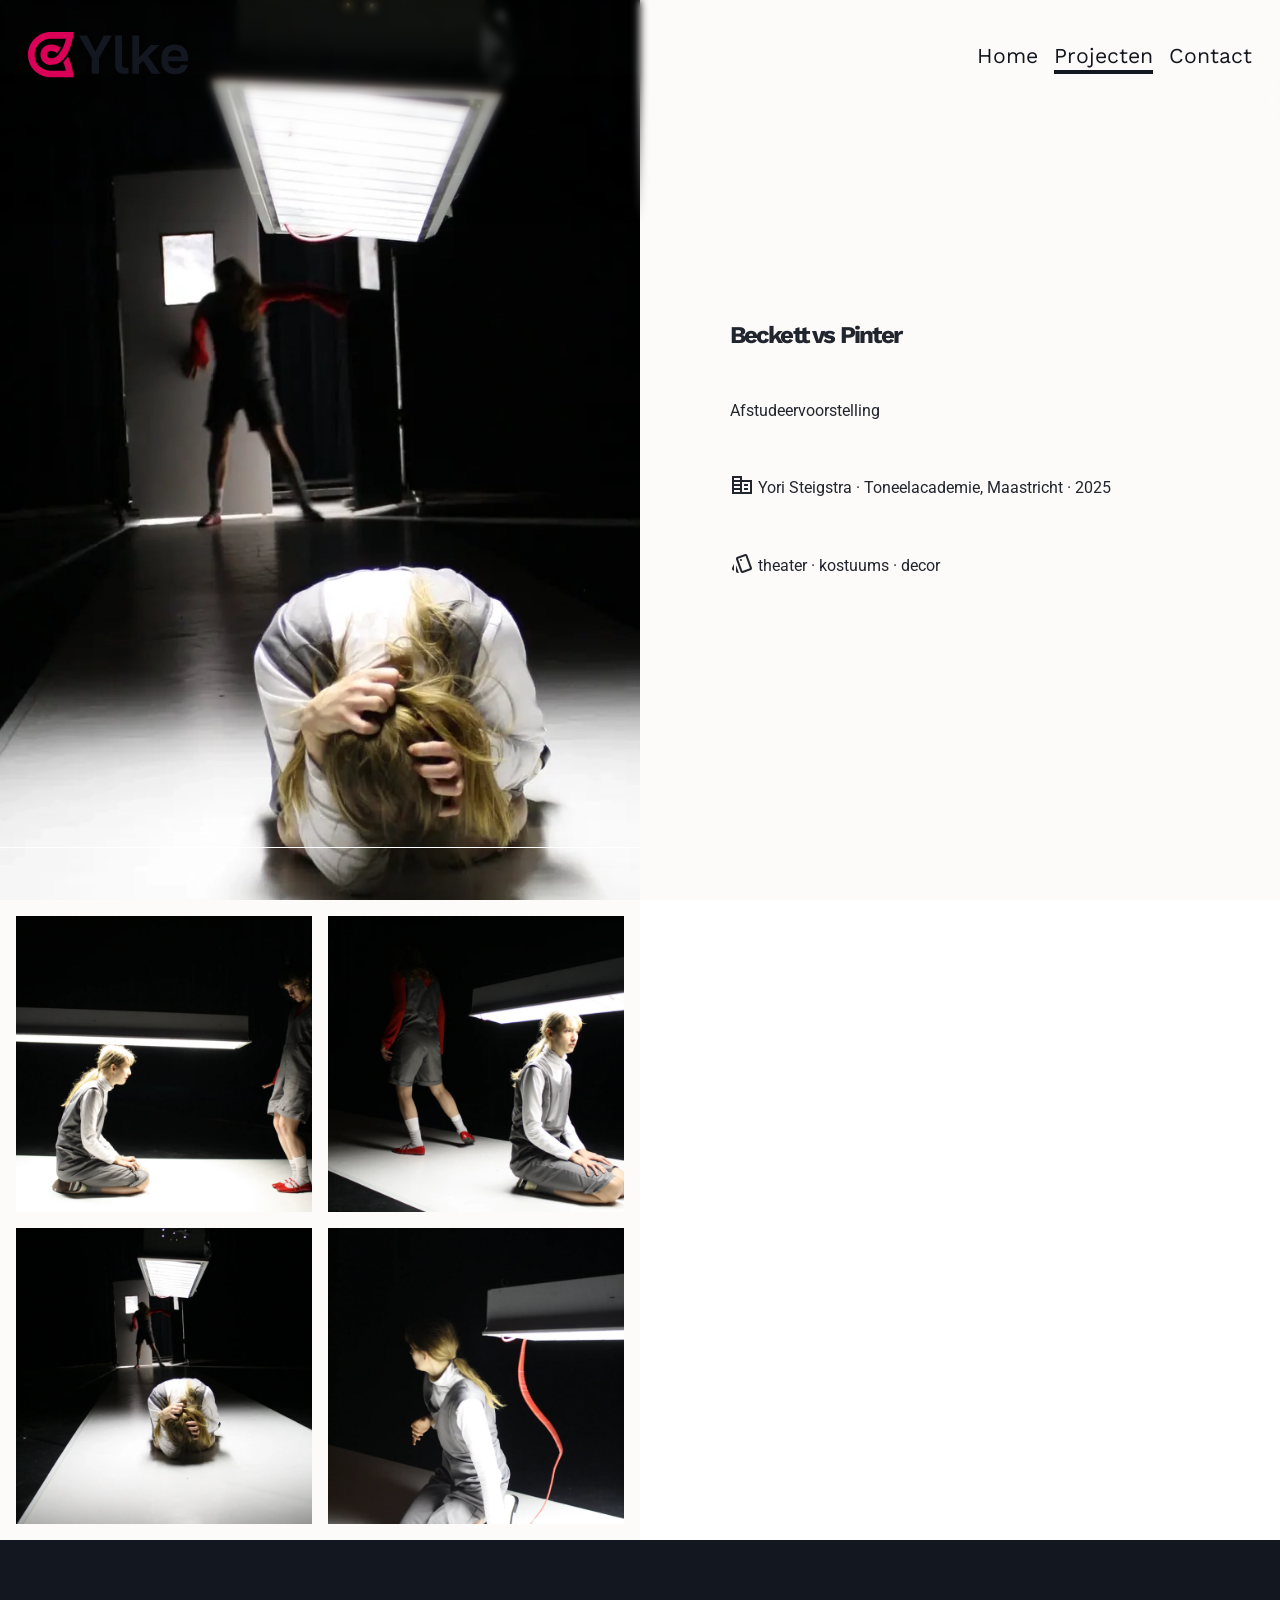
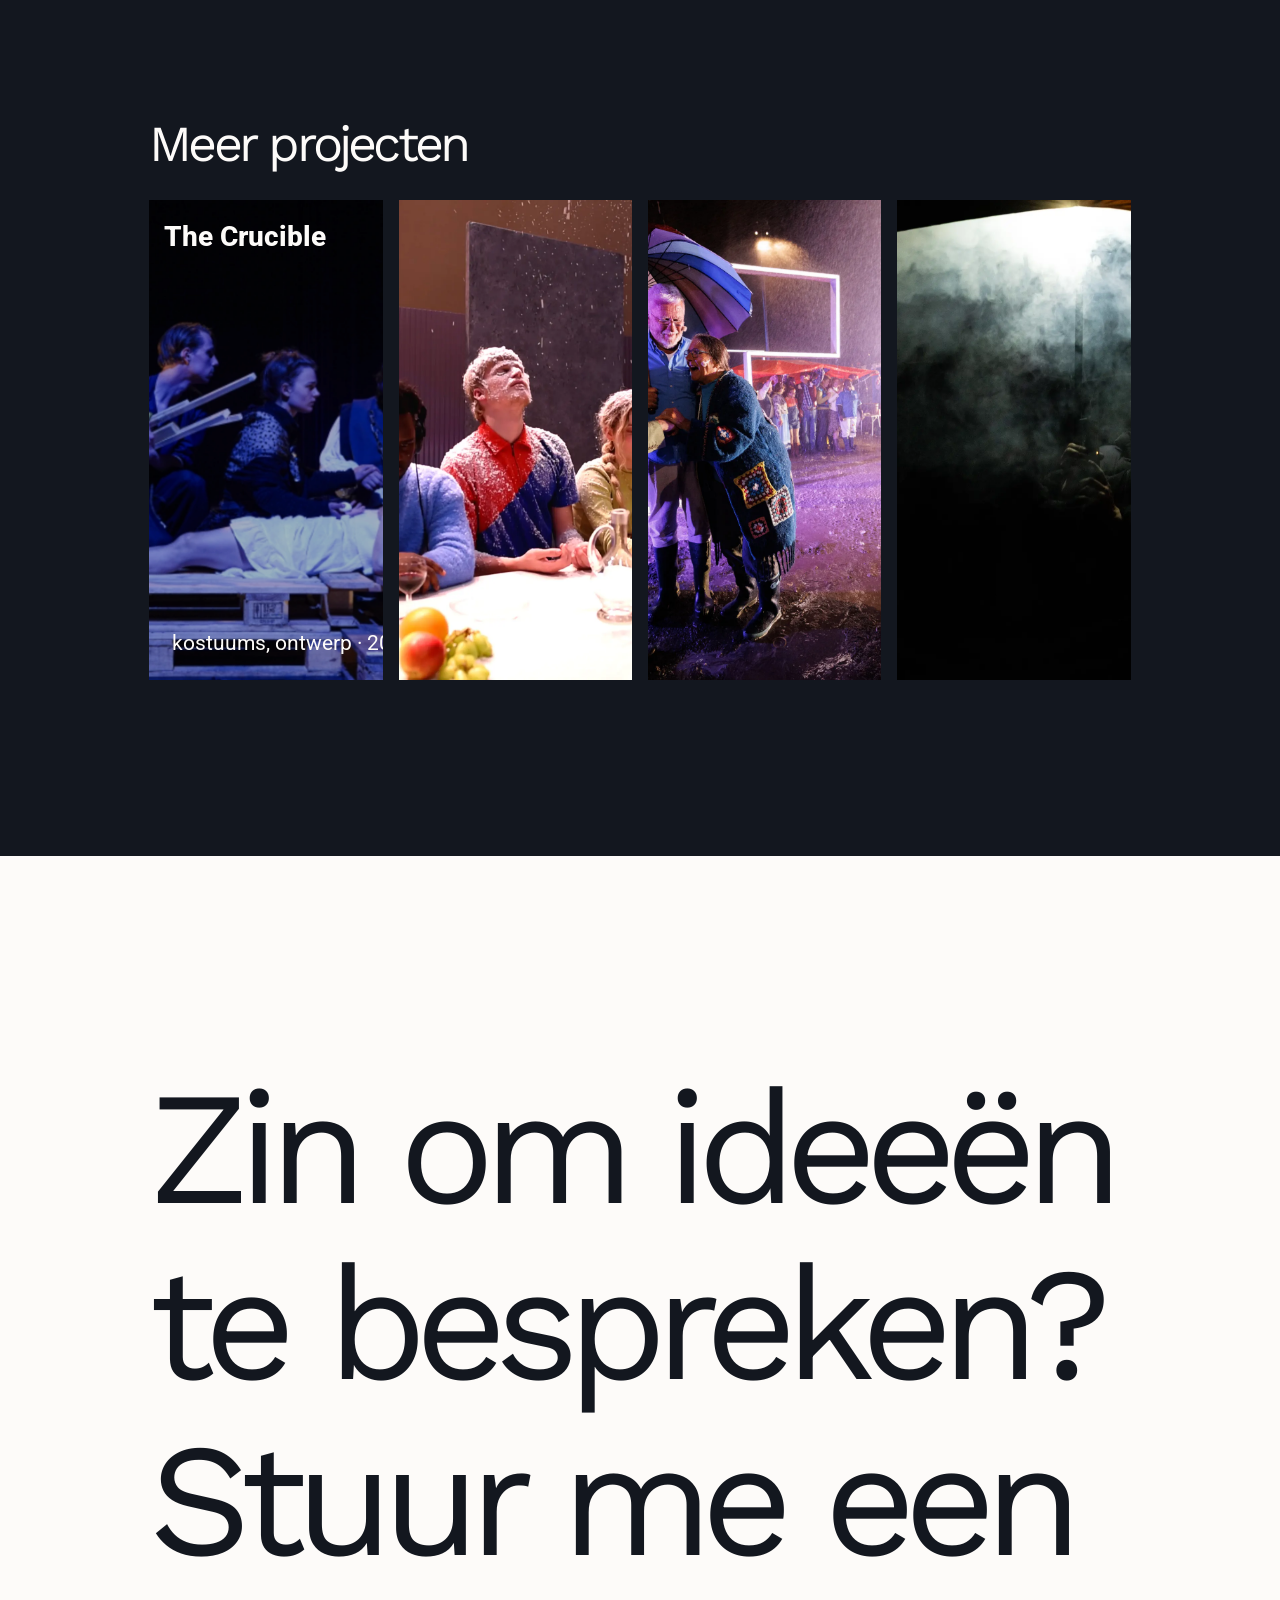
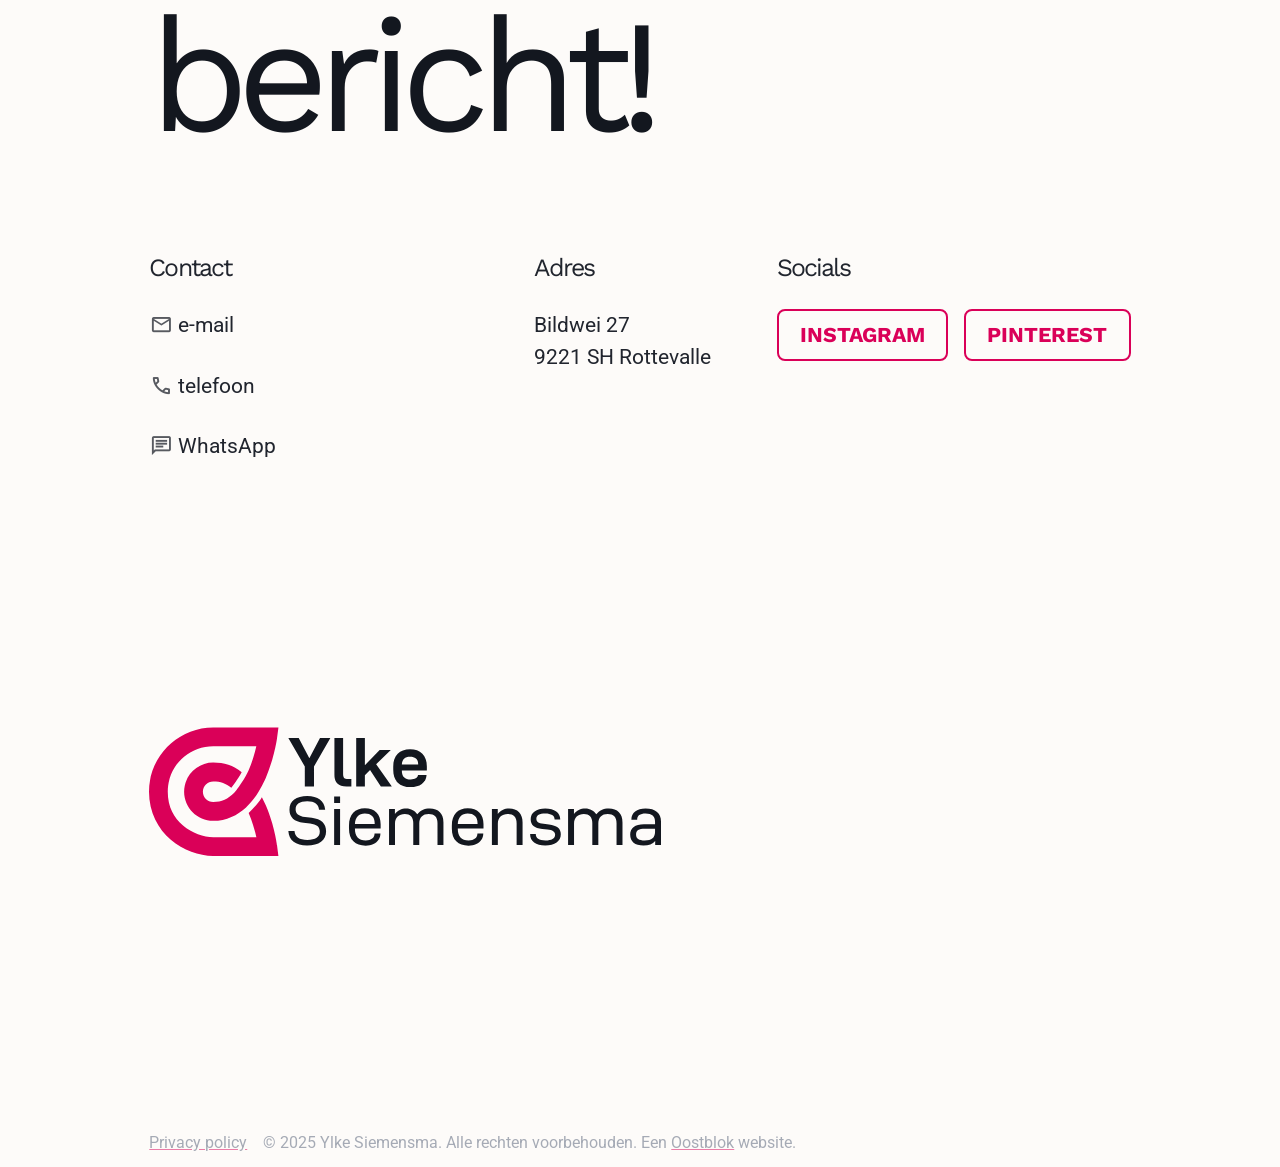
<file: werk/beckett-vs-pinter/index.html>
<!DOCTYPE html>
<html lang="en">
  <head>  <title>Beckett vs Pinter - Ylke Siemensma</title>
  <meta charset="UTF-8"/>
  <meta name="viewport" content="width=device-width, initial-scale=1.0"/>
  <meta http-equiv="X-UA-Compatible" content="ie=edge" />
  <link rel="canonical" href="https://ylke.nl/werk/beckett-vs-pinter/" />
  <meta property="og:site_name" content="Ylke Siemensma" />
  <meta property="og:title" content="Beckett vs Pinter - Ylke Siemensma" />
  <meta property="og:type" content="website" />
  <meta property="og:url" content="https://ylke.nl/werk/beckett-vs-pinter/" />
  <meta name="twitter:card" content="summary_large_image" />
  <meta property="og:image" content="https://ylke.nl/images/werk/beckett-vs-pinter/null" />
  <meta name="twitter:image" content="https://ylke.nl/images/werk/beckett-vs-pinter/null" />
  <meta property="og:image:alt" content="Page image for Ylke Siemensma" />
  <meta name="twitter:image:alt" content="Page image for Ylke Siemensma" />
  <meta name="description" content="Afstudeervoorstelling" />
  <meta name="twitter:description" content="Afstudeervoorstelling" />
  <meta property="og:description" content="Afstudeervoorstelling" />
  <link rel="icon" href="/images/meta/favicon.svg" type="image/svg+xml" />  <link rel="stylesheet" href="/css/style.css" rel="preconnect" />
  
  <link rel="stylesheet" href="/css/werk-item.css" fetchpriority="high" />
  <link rel="stylesheet" media="print" href="/fonts/fonts.css?8f52-ffe1-8200" onload="this.media='all'" />
  
  <link rel="stylesheet" rel="preconnect" href="https://fonts.googleapis.com/css2?family=Material+Symbols+Outlined:opsz,wght,FILL,GRAD@20..48,400,1,0" />
  </head>
  <body class="font-base">
    <div class="site-wrap">
      <a class="[ skip-link ] [ button ]" href="#main-content">Skip to content</a>
      <header role="banner" class="site-head">
        <div style="padding-inline: var(--flow-space, 2rem)">
          <div class="inner">
            <a href="/" aria-label="Ylke Siemensma - home" class="brand">
               <svg aria-hidden="true" focusable="false" width="480" height="138" style="max-width: 100%" viewBox="0 0 480.00002 138.00001" version="1.1" id="brand-svg" xmlns="http://www.w3.org/2000/svg" xmlns:svg="http://www.w3.org/2000/svg">
               <defs id="defs1" />
               <g id="logo">
                  <path id="icon" style="paint-order:stroke fill markers" d="m 68.061689,57.126076 c -5.989579,0.004 -10.935859,4.740114 -10.935859,10.931948 0,6.155023 4.777495,10.931987 10.932494,10.931987 9.017102,0 15.840353,-3.37277 21.998484,-9.530917 1.676619,-1.676619 11.151262,-14.037275 15.448642,-23.966115 4.01903,-9.285695 6.63431,-18.608201 8.25826,-25.591491 h -45.705378 -1.3e-4 c -26.714471,0 -48.156947,21.441974 -48.156947,48.156536 0,16.26855 6.671646,27.728662 16.147473,35.839806 9.475823,8.11111 22.060418,12.31677 32.009474,12.31677 h 45.754168 c -1.59539,-6.98313 -4.17678,-16.311807 -8.17974,-25.609483 4.69472,-4.55942 9.81913,-9.777325 14.02314,-16.790032 1.56499,2.961207 2.97831,5.95195 4.25634,8.920433 9.16792,21.294292 11.79063,42.150732 11.79063,42.150732 l 1.45546,11.2298 h -69.099868 c -15.188269,0 -31.657567,-5.72037 -44.951008,-17.09935 -13.2934448,-11.37894 -23.107324,-28.972683 -23.107324,-50.958676 0,-37.469849 30.588614,-68.058024 68.058332,-68.058024 h 69.151468 l -1.51323,11.27412 c 0,0 -2.71766,20.845644 -11.92749,42.124361 -2.10341,4.859838 -4.56979,9.777246 -7.46294,14.528312 -4.20401,7.012707 -8.76968,12.217367 -13.4644,16.776826 -8.902557,8.233519 -20.768729,14.187841 -34.783538,14.187841 -16.910983,0 -30.833887,-13.922414 -30.833887,-30.833436 0,-17.041225 14.051066,-30.824857 30.828276,-30.833437 h 0.0028 0.0028 c 11.322935,0 20.48424,3.073617 29.41067,9.616362 l 0.632437,0.463557 c -3.818531,7.611528 -8.402026,13.811586 -10.904915,16.575769 -5.592899,-4.687606 -11.18316,-6.753369 -19.13484,-6.754199 z" />
                  <path id="wordmark" style="paint-order:fill markers stroke" d="m 213.02891,77.904424 38.75392,-67.334615 h -24.511 l -25.17349,48.048633 -25.17348,-48.048633 h -24.51103 l 38.91954,67.500838 v 47.217363 h 21.69554 z m 55.31546,40.566996 c 4.63719,4.65522 11.92426,6.81659 21.69557,6.81659 h 11.42742 v -17.78962 h -7.78388 c -4.4716,0 -7.61829,-0.83131 -9.27447,-2.4939 -1.65613,-1.66258 -2.4842,-4.65522 -2.4842,-8.97792 v -85.456761 h -20.53629 v 86.786819 c 0,9.476712 2.31861,16.459562 6.95585,21.114792 z m 77.34205,-31.921598 25.50471,38.738188 h 26.00159 l -37.09779,-52.703858 34.61353,-33.750439 h -26.3328 l -34.94476,36.576817 v -64.840721 h -20.53629 v 114.718201 h 20.53629 v -26.767586 z m 75.189,-12.968137 c 0.66248,-12.303087 7.12148,-18.620933 19.37696,-18.620933 5.79652,0 10.43379,1.496321 13.91166,4.489001 3.47794,2.992641 5.29967,7.31534 5.29967,12.968136 v 1.163796 h -30.93153 z m 7.65676,14.131972 h 51.46782 v -9.975495 c 0,-12.968176 -3.64353,-22.943672 -10.59938,-29.926487 -7.12144,-6.982855 -16.89272,-10.474282 -29.14824,-10.474282 -12.42111,0 -22.19239,3.657689 -29.1482,10.640544 -7.12148,6.982815 -10.59938,17.124573 -10.59938,30.258972 v 7.481641 c 0,13.466923 3.4779,23.60868 10.76493,30.59154 7.28707,6.98281 17.22398,10.47424 29.97635,10.47424 11.09623,0 20.03944,-2.49386 26.82962,-7.4816 6.79026,-4.98775 10.43379,-11.80434 11.09623,-20.117257 v -0.997573 h -20.03944 l -0.16559,0.498787 c -0.49685,3.325163 -2.31862,5.819063 -5.29967,7.481643 -2.98106,1.82884 -6.95585,2.66011 -11.59308,2.66011 -14.24288,0 -21.19873,-6.81659 -21.19873,-20.782258 v -0.332525 z" />
               </g>
               </svg>
            </a>
            <nav class="[ nav ] [ font-sans ]" aria-label="Primary">
              <ul class="nav__list text-400 md:text-500">
                <li>
                  <a href="/" >Home</a>
                </li>
                <li>
                  <a href="/werk"  data-state="active">Projecten</a>
                </li>
                <li>
                  <a href="#contact" >Contact</a>
                </li>
              </ul>
            </nav>
          </div>
        </div>
      </header>
      <main tabindex="-1" id="main-content">

<section class="work-item">
  <header class="hero">
    <div class="[ hero__inner ][ bg-light-glare ] ">
      <div class="[ hero__content ] [ wrapper ] [ flow flow-space-800 ][ text-400 ]">
        <h1 class="[ headline ] [ measure-compact ]" data-highlight="quinary">
          Beckett vs Pinter
        </h1>
        <p class="measure-short">Afstudeervoorstelling</p>
        <p class="">
          <span class="material-symbols-outlined">corporate_fare</span>
 Yori Steigstra 
          &middot; Toneelacademie, Maastricht &middot; 2025
        </p>
        <p><span class="material-symbols-outlined">style</span> theater &middot; kostuums &middot; decor</p>
        
      </div>
    </div>
    
    <img
      src="/images/werk/beckett-vs-pinter/poster.webp"
      alt="Beckett vs Pinter poster image"
      fetchpriority="high"
      class="hero__image"
    />
  </header>

  <article class="panel bg-light-glare" style="padding: 0;">
    <article class="[ gallery large ] [ flow flow-space-400 ]">
        <figure class="[ gallery__item ] [ flow ]">
          <div class="[ gallery__media ] [ frame ]">
            <img src="/images/werk/beckett-vs-pinter/beckett-vs-pinter-01.webp" 
                 alt=""
                 class="" />
          </div>
        </figure>
        <figure class="[ gallery__item ] [ flow ]">
          <div class="[ gallery__media ] [ frame ]">
            <img src="/images/werk/beckett-vs-pinter/beckett-vs-pinter-02.webp" 
                 alt=""
                 class="" />
          </div>
        </figure>
        <figure class="[ gallery__item ] [ flow ]">
          <div class="[ gallery__media ] [ frame ]">
            <img src="/images/werk/beckett-vs-pinter/beckett-vs-pinter-03.webp" 
                 alt=""
                 class="" />
          </div>
        </figure>
        <figure class="[ gallery__item ] [ flow ]">
          <div class="[ gallery__media ] [ frame ]">
            <img src="/images/werk/beckett-vs-pinter/beckett-vs-pinter-04.webp" 
                 alt=""
                 class="" />
          </div>
        </figure>
    </article>
  </article>



  <article class="[ panel related-werk ][ bg-dark-shade color-light-glare ]">
<div class="wrapper flow">
  <h2 class="color-light-glare weight-normal md:text-800">Meer projecten</h2>
  <div class="related-projects flex row" style="margin-top: var(--flow-space)">
  
  

  

  

  

  
              <details class="bg-secondary-shade" name="accordion"  open >
                <summary>
                  <span class="text-600 weight-bold color-light-glare">The Crucible</span>
                  <figure>
                    <img loading="lazy" src="/images/werk/the-crucible/poster.webp" alt="The Crucible poster" />
                    <figcaption class="color-light-glare">
                      <span>kostuums, ontwerp  &middot; 2024</span>
                  </figcaption>
                  </figure>
                </summary>
              	<div class="details-content-wrapper">
                  <a href="/werk/the-crucible/" class="tag tag--theater" title="Bekijk project">Bekijk project</a>
                </div>
              </details>
  

  

  

  

  
              <details class="bg-secondary-shade" name="accordion" >
                <summary>
                  <span class="text-600 weight-bold color-light-glare">Last Supper</span>
                  <figure>
                    <img loading="lazy" src="/images/werk/last-supper/poster.webp" alt="Last Supper poster" />
                    <figcaption class="color-light-glare">
                      <span>kostuums, regieassistentie  &middot; 2025</span>
                  </figcaption>
                  </figure>
                </summary>
              	<div class="details-content-wrapper">
                  <a href="/werk/last-supper/" class="tag tag--kostuums" title="Bekijk project">Bekijk project</a>
                </div>
              </details>
  

  

  
              <details class="bg-secondary-shade" name="accordion" >
                <summary>
                  <span class="text-600 weight-bold color-light-glare">Heemwei</span>
                  <figure>
                    <img loading="lazy" src="/images/werk/heemwei/poster.webp" alt="Heemwei poster" />
                    <figcaption class="color-light-glare">
                      <span>kostuums, rekwisieten  &middot; 2025</span>
                  </figcaption>
                  </figure>
                </summary>
              	<div class="details-content-wrapper">
                  <a href="/werk/heemwei/" class="tag tag--theater" title="Bekijk project">Bekijk project</a>
                </div>
              </details>
  

  

  

  
              <details class="bg-secondary-shade" name="accordion" >
                <summary>
                  <span class="text-600 weight-bold color-light-glare">Rottevalle</span>
                  <figure>
                    <img loading="lazy" src="/images/werk/rottevalle/poster.webp" alt="Rottevalle poster" />
                    <figcaption class="color-light-glare">
                      <span>kostuums, decor  &middot; 2023</span>
                  </figcaption>
                  </figure>
                </summary>
              	<div class="details-content-wrapper">
                  <a href="/werk/rottevalle/" class="tag tag--theater" title="Bekijk project">Bekijk project</a>
                </div>
              </details>
  

  

  

  

  

  

  

  

  
  </div>
</div>  </article>

</section>

      </main>

      <footer role="contentinfo" class="[ site-foot ][ flow ][ bg-light-glare ]">
        <a id="contact"></a>


<article class="[ cta ]">
  <div class="wrapper">
    <div class="[ cta__inner ] [ flow ]">
      <h2 class="[ cta__heading ] [ headline text-800 md:text-major lg:text-jumbo weight-normal color-dark-shade ]" data-highlight="secondary">Zin om ideeën te bespreken? Stuur me een bericht!</h2>

    </div>
  </div>
</article>        <div class="wrapper flow flow-space-major">
          <ul style="gap: var(--flow-space);" class="flex row wrap space-between flow-space-600">
            <li style="display: block; flex-basis: 20rem;" class="flow">
              <h3>Contact</h3>
              <div class="flow" style="flex-direction: column;">
                <p><span class="material-symbols-outlined">mail</span> <a target="_blank" href="mailto:">e-mail</a></p>
                <p><span class="material-symbols-outlined">call</span> <a target="_blank" href="tel:">telefoon</a></p>
                <p><span class="material-symbols-outlined">chat</span> <a target="_blank" href="whatsapp:">WhatsApp</a></p>
              </div>
            </li>
            
            <li class="flow">
              <h3>Adres</h3>
              <a href="#googleMaps">Bildwei 27<br>9221 SH Rottevalle</a>
            </li>
            
            <li class="flow">
              <h3>Socials</h3>
              <span style="gap: 1rem;" class="flex row wrap">
                <a href="https://instagram.com/ylkesiemensma" class="button" data-variant="ghost" target="_blank">Instagram</a>
                <a href="https://pinterest.com/ylkewsiemensma" class="button" data-variant="ghost" target="_blank">Pinterest</a>
              </span>
            </li>
          </ul>
<svg
   width="1920.000"
   height="481.55005"
   viewBox="0 0 1920.000 482"
   style="max-width: 100%"
   version="1.1"
   id="brand-expanded"
   xmlns="http://www.w3.org/2000/svg"
   xmlns:svg="http://www.w3.org/2000/svg">
  <defs
     id="defs2" />
  <g
     id="logo-large">
    <path
       style="paint-order:stroke fill markers"
       d="m 240.78805,202.09998 c -21.18985,0.014 -38.68874,16.76966 -38.68874,38.67505 0,21.77519 16.90179,38.67506 38.67685,38.67506 31.90059,0 56.03992,-11.93214 77.826,-33.7184 5.93158,-5.93154 39.45091,-49.66094 54.65407,-84.78706 14.2185,-32.85094 23.47083,-65.831923 29.21601,-90.53743 h -161.69599 -5.2e-4 c -94.51032,0 -170.369252,75.85728 -170.369252,170.36783 0,57.55466 23.602927,98.09819 57.126502,126.79367 33.5234,28.69549 78.0451,43.57417 113.24275,43.57417 h 161.86869 c -5.64423,-24.70491 -14.77649,-57.70773 -28.93817,-90.60095 16.60894,-16.13036 34.73792,-34.5901 49.61095,-59.39967 5.5365,10.47612 10.53658,21.05678 15.05797,31.55865 32.4343,75.33475 41.71289,149.12047 41.71289,149.12047 l 5.14904,39.72869 h -244.46085 c -53.73301,0 -111.99795,-20.23755 -159.027289,-60.49389 -47.029511,-40.25631 -81.748961,-102.49939 -81.748961,-180.28114 0,-132.56055 108.2162,-240.77503 240.77625,-240.77503 h 244.64343 l -5.35356,39.885433 c 0,0 -9.61446,73.747557 -42.1969,149.027207 -7.44138,17.19302 -16.16693,34.58987 -26.40236,51.39807 -14.87286,24.80955 -31.02521,43.22254 -47.63417,59.35293 -31.49544,29.12852 -73.47548,50.19362 -123.05696,50.19362 -59.82756,0 -109.08386,-49.25455 -109.08386,-109.08223 0,-60.28837 49.70976,-109.05195 109.06399,-109.08223 h 0.0139 0.0139 c 41.22611,0 74.85203,10.84955 106.76547,36.13482 -15.66576,27.58442 -34.63522,53.74411 -39.05842,58.1674 -19.78666,-16.58375 -39.56376,-23.89198 -67.69518,-23.89504 z"
       id="path6-3" />
    <path
       d="m 619.85605,145.6528 61.56282,-106.551039 h -38.93717 l -39.98952,76.032719 -39.98953,-76.032719 h -38.93717 l 61.82591,106.814129 v 74.71727 h 34.46466 z m 87.87167,64.19371 c 7.36649,7.3665 18.94241,10.78665 34.46466,10.78665 h 18.15314 v -28.15052 h -12.36519 c -7.1034,0 -12.10209,-1.31544 -14.73298,-3.94633 -2.63089,-2.63089 -3.94633,-7.36649 -3.94633,-14.20681 v -135.227739 h -32.62304 v 137.332449 c 0,14.99608 3.68325,26.04581 11.04974,33.4123 z m 122.86227,-50.51308 40.5157,61.29973 h 41.30498 l -58.93194,-83.39921 54.9856,-53.407061 h -41.83115 l -55.51177,57.879581 v -102.604709 h -32.62304 v 181.531399 h 32.62304 v -42.35732 z m 119.44206,1.84162 h 93.92275 v -15.78534 c 0,-20.52094 -5.7879,-36.30628 -16.8377,-47.356016 -11.3128,-11.049737 -26.8351,-16.574606 -46.30364,-16.574606 -19.73168,0 -35.25393,5.787958 -46.30366,16.837695 -11.31283,11.049737 -16.8377,27.098167 -16.8377,47.882197 v 11.839 c 0,21.31021 5.52487,37.35864 17.10079,48.40838 11.57591,11.04974 27.36125,16.5746 47.6191,16.5746 17.62701,0 31.83381,-3.94633 42.62041,-11.839 10.7867,-7.89267 16.5746,-18.67932 17.627,-31.83377 v -1.57853 h -31.8338 l -0.2631,0.78927 c -0.7893,5.26177 -3.6832,9.20811 -8.4188,11.839 -4.73564,2.89398 -11.04977,4.20942 -18.41626,4.20942 -22.62566,0 -33.67539,-10.78665 -33.67539,-32.88612 z m 0,-22.36256 c 1.05235,-19.46859 11.31282,-29.46597 30.78141,-29.46597 9.20811,0 16.5746,2.3678 22.09944,7.1034 5.5249,4.73561 8.4189,11.57592 8.4189,20.52094 v 1.84163 z"
       id="text3"
       style="font-weight:bold;font-stretch:expanded;font-size:263.089px;line-height:1em;font-family:'D-DIN Exp';-inkscape-font-specification:'D-DIN Exp Bold Expanded';letter-spacing:0px;white-space:pre;stroke-width:2.91457;stroke-linecap:square;stroke-miterlimit:10;paint-order:fill markers stroke"
       transform="scale(0.99806375,1.00194)"
       />
    <path
       style="font-stretch:expanded;font-size:263.089px;line-height:1em;font-family:'D-DIN Exp';-inkscape-font-specification:'D-DIN Exp Expanded';letter-spacing:0px;white-space:pre;stroke-width:2.91457;stroke-linecap:square;stroke-miterlimit:10;paint-order:fill markers stroke"
       d="m 543.29753,427.70308 c 11.839,9.20812 28.6767,13.68063 50.51308,13.68063 22.36257,0 39.98953,-4.47251 52.6178,-13.94372 12.62827,-9.20811 18.94241,-22.36256 18.94241,-39.46335 0,-28.41361 -17.89005,-45.2513 -53.67015,-49.9869 l -25.51964,-2.89398 c -12.10209,-1.57854 -21.04712,-4.7356 -26.83507,-9.47121 -5.78796,-4.7356 -8.41885,-11.31282 -8.41885,-19.73167 0,-9.4712 3.68324,-16.8377 11.04974,-22.09947 7.36649,-4.9987 18.15314,-7.62959 32.62303,-7.62959 14.20681,0 24.73037,2.63089 32.09686,7.89267 7.1034,5.26178 11.04974,12.89136 12.10209,23.41492 h 23.15183 c -1.84162,-16.83769 -8.41885,-29.72905 -19.99476,-38.41099 -11.57592,-8.68193 -27.36126,-13.15445 -47.35602,-13.15445 -20.78403,0 -37.09555,4.7356 -48.93455,13.68063 -12.10209,8.94503 -17.89005,21.5733 -17.89005,37.88481 0,28.15053 17.62696,44.46204 52.88088,48.67147 l 24.46728,2.89398 c 12.36518,1.57853 21.5733,4.7356 27.62434,9.4712 5.78796,4.99869 8.94503,12.10209 8.94503,21.04712 0,21.04712 -15.78534,31.30759 -46.82984,31.30759 -15.25916,0 -26.83508,-2.63089 -34.72775,-7.89267 -7.89267,-5.26178 -12.36518,-13.68063 -13.41754,-25.51963 h -23.15183 c 1.05236,17.89005 7.62958,31.30759 19.73168,40.25261 z m 152.32854,-169.16622 v 24.20419 h 22.36257 v -24.20419 z m 0,46.56675 v 134.70157 h 22.36257 v -134.70157 z m 78.13723,72.87565 h 96.55366 v -15.78534 c 0,-19.20549 -5.26178,-33.93848 -15.78534,-44.19895 -10.52356,-10.26047 -24.99345,-15.52225 -43.40968,-15.52225 -18.94241,0 -33.41231,5.78796 -43.93587,16.8377 -10.52355,11.04974 -15.78533,27.09816 -15.78533,47.61911 v 10.78664 c 0,21.04712 5.52486,37.09555 16.5746,48.14529 11.04974,11.04974 26.3089,16.31152 46.04057,16.31152 11.04974,0 20.78404,-1.84163 29.20288,-5.78796 8.41885,-3.94634 14.73299,-9.20812 19.2055,-16.04843 4.47251,-6.84031 6.84031,-14.46989 7.1034,-22.88874 v -1.05236 h -22.09947 v 0.78927 c -0.26309,7.36649 -3.15707,13.68063 -8.94503,18.41623 -5.78796,4.7356 -13.68063,7.1034 -23.9411,7.1034 -27.36125,0 -40.77879,-14.46989 -40.77879,-43.67277 z m 10.52356,-46.04057 c 6.31413,-6.31414 15.25916,-9.73429 26.83508,-9.73429 11.57591,0 20.78403,3.15707 27.09816,9.20811 6.31414,6.05105 9.73429,15.25916 9.73429,27.36126 v 2.3678 h -74.19109 c 0.52618,-13.15445 4.20942,-22.88874 10.52356,-29.20288 z m 117.60057,-26.83508 v 134.70157 h 22.36256 v -78.9267 c 0,-11.57592 3.15707,-20.52094 9.99739,-27.36126 6.84031,-6.57722 15.78533,-9.99738 27.09816,-9.99738 9.99738,0 17.62696,2.89398 23.15183,8.68194 5.52487,5.78796 8.41885,14.46989 8.41885,25.51963 v 82.08377 h 22.62568 v -81.2945 c 0,-11.04974 2.894,-19.73168 9.2081,-25.78272 6.051,-6.05105 14.733,-9.20812 26.3089,-9.20812 10.5235,0 18.6793,2.89398 24.4673,8.68194 5.5248,5.78796 8.4188,14.46989 8.4188,25.78272 v 81.82068 h 22.3626 v -84.71466 c 0,-16.31152 -4.4725,-28.93979 -13.4176,-37.88481 -8.945,-8.94503 -21.3102,-13.68063 -37.6217,-13.68063 -10.5235,0 -19.7317,1.84162 -27.3612,5.26178 -7.6296,3.68324 -14.2068,8.94502 -19.7317,16.31152 -4.2094,-6.84032 -9.9974,-12.1021 -17.1008,-15.78534 -7.36649,-3.68325 -15.52225,-5.78796 -24.46728,-5.78796 -8.94502,0 -17.10078,1.84162 -24.46727,4.99869 -7.3665,3.42016 -13.41754,8.41885 -18.15315,14.73298 v -18.15314 z m 258.35357,72.87565 h 96.5537 v -15.78534 c 0,-19.20549 -5.2618,-33.93848 -15.7854,-44.19895 -10.5235,-10.26047 -24.9934,-15.52225 -43.4097,-15.52225 -18.9424,0 -33.4123,5.78796 -43.9358,16.8377 -10.5236,11.04974 -15.7854,27.09816 -15.7854,47.61911 v 10.78664 c 0,21.04712 5.5249,37.09555 16.5746,48.14529 11.0498,11.04974 26.3089,16.31152 46.0406,16.31152 11.0498,0 20.7841,-1.84163 29.2029,-5.78796 8.4188,-3.94634 14.733,-9.20812 19.2055,-16.04843 4.4725,-6.84031 6.8403,-14.46989 7.1034,-22.88874 v -1.05236 h -22.0995 v 0.78927 c -0.2631,7.36649 -3.157,13.68063 -8.945,18.41623 -5.788,4.7356 -13.6806,7.1034 -23.9411,7.1034 -27.3613,0 -40.7788,-14.46989 -40.7788,-43.67277 z m 10.5236,-46.04057 c 6.3141,-6.31414 15.2591,-9.73429 26.835,-9.73429 11.576,0 20.7841,3.15707 27.0982,9.20811 6.3141,6.05105 9.7343,15.25916 9.7343,27.36126 v 2.3678 h -74.1911 c 0.5262,-13.15445 4.2094,-22.88874 10.5236,-29.20288 z m 117.6005,-26.83508 v 134.70157 h 22.3626 v -78.9267 c 0,-11.57592 3.1571,-20.52094 9.9974,-27.36126 6.8403,-6.57722 15.7853,-9.99738 27.0981,-9.99738 10.7867,0 18.9424,2.89398 24.7304,8.68194 5.788,5.78796 8.6819,14.46989 8.6819,25.78272 v 81.82068 h 22.3626 v -84.71466 c 0,-16.04843 -4.4725,-28.6767 -13.1545,-37.88481 -8.945,-8.94503 -21.3102,-13.68063 -37.0955,-13.68063 -9.2081,0 -17.3639,1.84162 -24.7304,4.99869 -7.3665,3.42016 -13.4175,8.41885 -18.1531,14.73298 v -18.15314 z m 158.643,125.23036 c 9.9974,7.36649 23.9411,11.04974 41.8311,11.04974 17.8901,0 32.0969,-3.42016 42.6205,-10.78665 10.5235,-7.36649 15.7853,-17.62696 15.7853,-30.78141 0,-10.78665 -3.6833,-19.2055 -11.0497,-25.25654 -7.3665,-5.78796 -18.4163,-9.7343 -33.4123,-11.57592 l -20.521,-2.63089 c -9.9974,-1.05235 -16.8377,-2.89398 -20.784,-5.78796 -4.2094,-2.89398 -6.0511,-7.1034 -6.0511,-12.89136 0,-6.31413 2.6309,-11.31282 8.4189,-14.99607 5.5249,-3.42016 13.9437,-5.26178 25.2565,-5.26178 11.0498,0 19.4686,2.10471 25.5197,5.78796 6.051,3.68324 9.2081,9.20811 9.2081,16.31152 v 0.78926 h 21.3102 v -1.05235 c 0,-12.1021 -4.9987,-21.83639 -14.9961,-29.20288 -9.9974,-7.1034 -23.9411,-10.78665 -41.305,-10.78665 -16.8377,0 -30.2552,3.68325 -39.9895,10.78665 -9.9974,7.1034 -14.733,16.83769 -14.733,29.20288 0,10.78665 3.4202,19.20549 10.5236,24.99345 6.8403,5.78796 17.89,9.73429 32.8861,11.31283 l 19.2055,2.3678 c 9.9974,1.05235 17.3639,3.15707 22.0995,6.05104 4.7356,3.15707 7.1034,7.3665 7.1034,13.15445 0,7.10341 -3.4202,12.36519 -9.7343,16.04843 -6.3141,3.68325 -15.2592,5.52487 -26.3089,5.52487 -12.6283,0 -21.8364,-2.10471 -27.6243,-6.31413 -6.0511,-4.20943 -8.9451,-9.7343 -8.9451,-17.10079 v -0.52618 h -21.3102 v 0.78927 c 0,13.15445 4.9987,23.41492 14.9961,30.78141 z m 127.5982,-125.23036 v 134.70157 h 22.3625 v -78.9267 c 0,-11.57592 3.1571,-20.52094 9.9974,-27.36126 6.8403,-6.57722 15.7854,-9.99738 27.0982,-9.99738 9.9974,0 17.6269,2.89398 23.1518,8.68194 5.5249,5.78796 8.4189,14.46989 8.4189,25.51963 v 82.08377 h 22.6256 v -81.2945 c 0,-11.04974 2.894,-19.73168 9.2081,-25.78272 6.0511,-6.05105 14.733,-9.20812 26.3089,-9.20812 10.5236,0 18.6793,2.89398 24.4673,8.68194 5.5249,5.78796 8.4189,14.46989 8.4189,25.78272 v 81.82068 h 22.3625 v -84.71466 c 0,-16.31152 -4.4725,-28.93979 -13.4175,-37.88481 -8.945,-8.94503 -21.3102,-13.68063 -37.6217,-13.68063 -10.5236,0 -19.7317,1.84162 -27.3613,5.26178 -7.6296,3.68324 -14.2068,8.94502 -19.7317,16.31152 -4.2094,-6.84032 -9.9974,-12.1021 -17.1008,-15.78534 -7.3665,-3.68325 -15.5222,-5.78796 -24.4672,-5.78796 -8.9451,0 -17.1008,1.84162 -24.4673,4.99869 -7.3665,3.42016 -13.4176,8.41885 -18.1532,14.73298 v -18.15314 z m 334.1232,10.78665 c -9.9974,-8.41885 -24.4673,-12.62827 -43.1466,-12.62827 -16.5746,0 -29.466,3.68325 -38.9372,11.04974 -9.4712,7.36649 -14.2068,17.10078 -14.2068,29.72905 v 0.78927 h 21.8364 v -0.78927 c 0,-6.84031 2.6309,-12.36518 7.8927,-16.31151 5.2618,-3.68325 13.1544,-5.78796 23.678,-5.78796 23.678,0 35.517,10.26047 35.517,30.51832 v 9.20812 h -41.8311 c -16.8377,0 -29.7291,3.42015 -38.411,10.26047 -8.9451,6.84031 -13.1545,16.31151 -13.1545,28.93979 0,13.15444 4.2094,23.41492 12.6283,30.25523 8.4188,6.84031 21.0471,10.26047 37.3586,10.26047 19.9948,0 34.4647,-5.52487 43.9359,-16.8377 v 15.25917 h 21.8364 v -87.87173 c 0,-15.78534 -4.9987,-27.62434 -14.9961,-36.04319 z m -16.8377,98.92146 c -6.3141,5.78796 -16.3115,8.41885 -29.466,8.41885 -11.0497,0 -19.2055,-1.84162 -24.4672,-5.52487 -5.2618,-3.68325 -7.8927,-9.20811 -7.8927,-17.10078 0,-7.3665 2.6309,-12.89136 7.8927,-16.57461 5.2617,-3.68325 13.6806,-5.52487 25.2565,-5.52487 h 38.1479 v 10.52356 c 0,11.57592 -3.1571,20.25785 -9.4712,25.78272 z"
       id="text32"
       transform="scale(0.99806375,1.00194)"
       />
  </g>
</svg>
          <p class="legal text-400">
            <a href="/#privacy">Privacy policy</a> &nbsp;&nbsp; 
            <span>&copy; 2025 Ylke Siemensma. Alle rechten voorbehouden.</span> 
            <span>Een <a href="https://oostblok.media">Oostblok</a> website.</span>
          </p>
        </div>
      </footer>
    </div>
    <script>

    /**
     * IntersectionObserver to toggle header theme based on content background
     */
    const header = document.querySelector('.site-head');
    const main = document.querySelector('#main-content');
    let darkElements = main.querySelectorAll('[class*="bg-dark"]');

    // Target direct children that have 'bg-dark' in their class list
    const darkSections = Array.from(darkElements).filter(child => 
      Array.from(child.classList).some(cls => cls.includes('bg-dark'))
    );

    const headerHeight = header.offsetHeight;

    const observerOptions = {
      root: null, // Viewport
      // Margin format: top, right, bottom, left
      // We set a negative bottom margin so the "intersection" area 
      // matches the height and position of the fixed header.
      rootMargin: `0px 0px -${window.innerHeight - headerHeight}px 0px`,
      threshold: 0
    };

    const observer = new IntersectionObserver((entries) => {
      entries.forEach(entry => {
        // If a dark section is intersecting with our 'header-sized' root area
        if (entry.isIntersecting) {
          header.classList.add('is-on-dark');
        } else {
          // Check if any other dark sections are still intersecting before removing
          const anyVisible = darkSections.some(section => {
              const rect = section.getBoundingClientRect();
              return rect.top < headerHeight && rect.bottom > 0;
          });
          if (!anyVisible) {
            header.classList.remove('is-on-dark');
          }
        }
      });
    }, observerOptions);

    darkSections.forEach(section => observer.observe(section));

      setTimeout(()=>{
        ['pointermove'].forEach(ev => {
          document.addEventListener(ev, () => {
            let mail = document.querySelector('a[href="mailto:"]');
            let phone = document.querySelector('a[href="tel:"]');
            let wapp = document.querySelector('a[href="whatsapp:"]')
            if(mail && phone) {
              mail.href = 'mailto:ylkewsiemensma@gmail.com';
              phone.href = 'tel:+31648497866';
              wapp.href = 'https://wa.me/+31648497866?text=Hey%20Ylke,%20ik%20zag%20je%20website'
              console.log('contact init ✅');
            }
          });
        }, 3000)
      });

      if (document.location.hostname == 'localhost') {
        let favicon = document.querySelector('[rel="icon"]');
        favicon.setAttribute('href', favicon.href.replace('.svg','-local.svg'));
      }


    </script>
  </body>
</html>
</file>
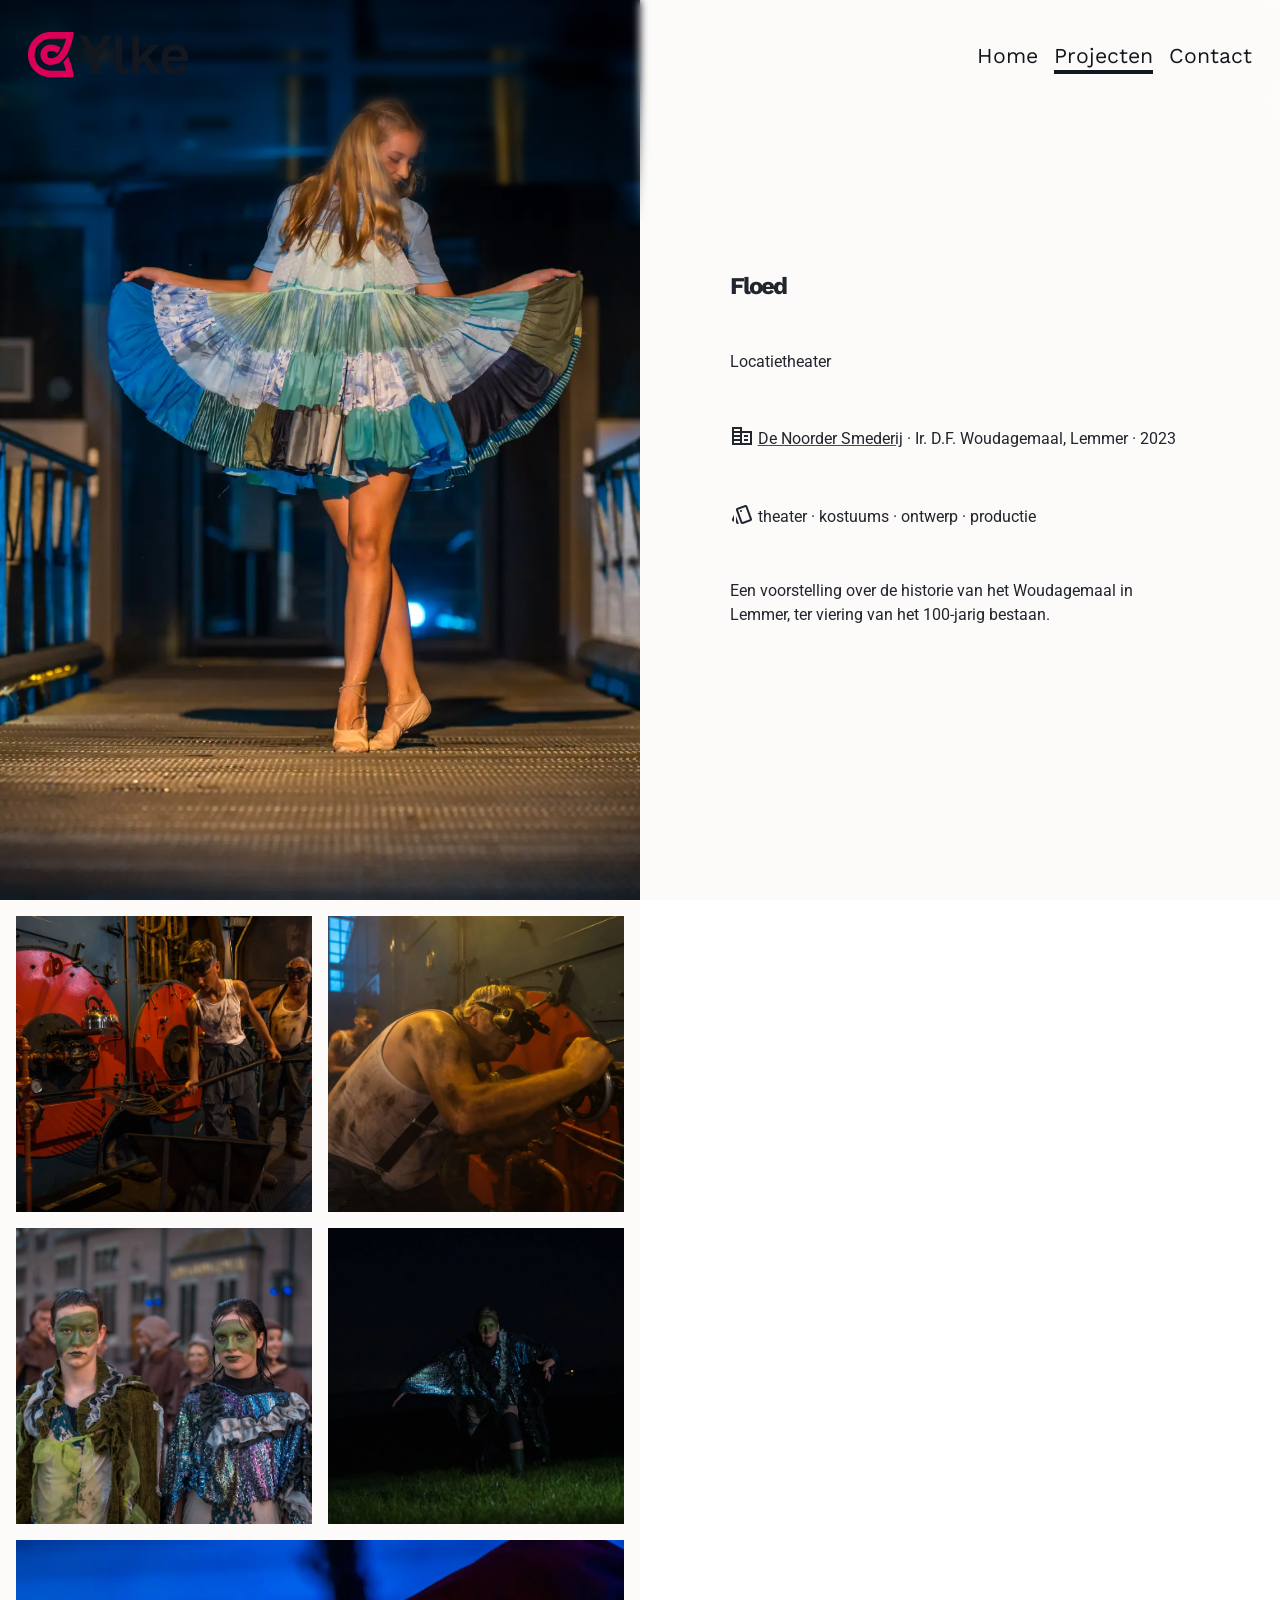
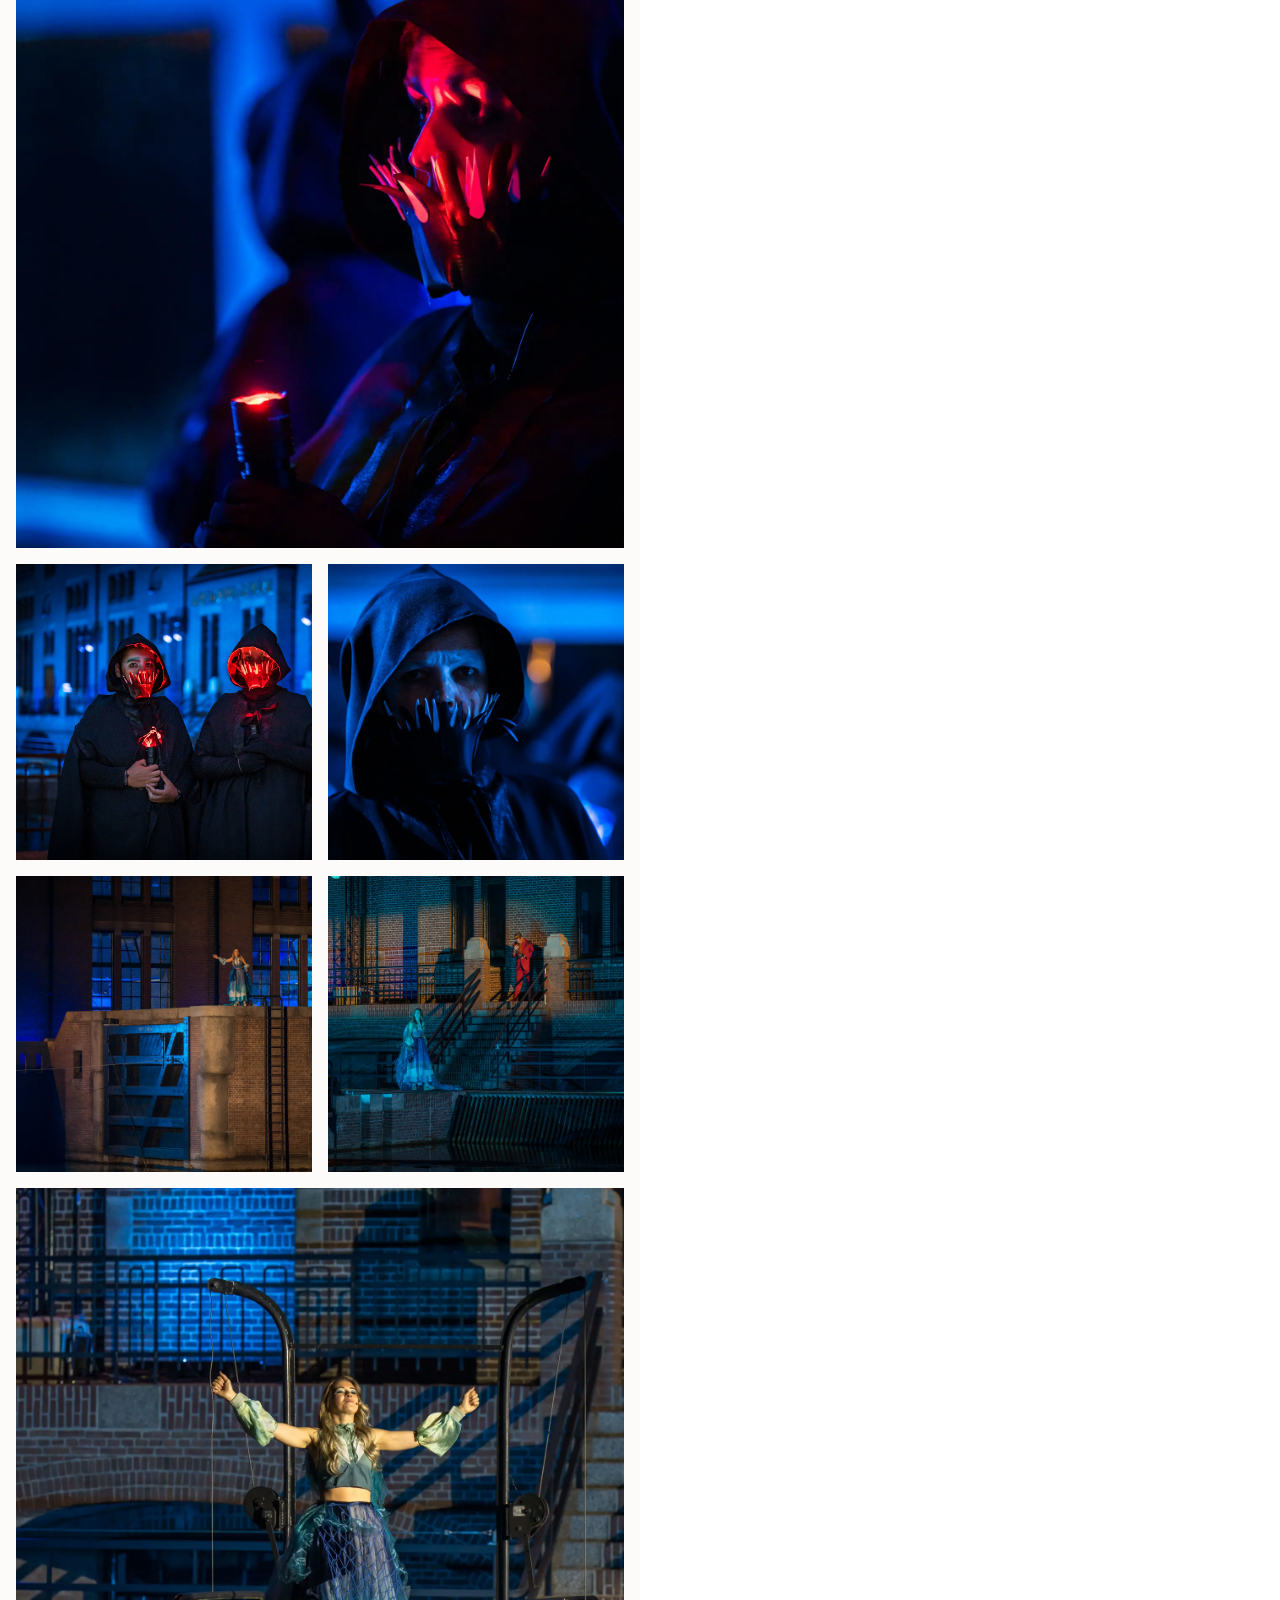
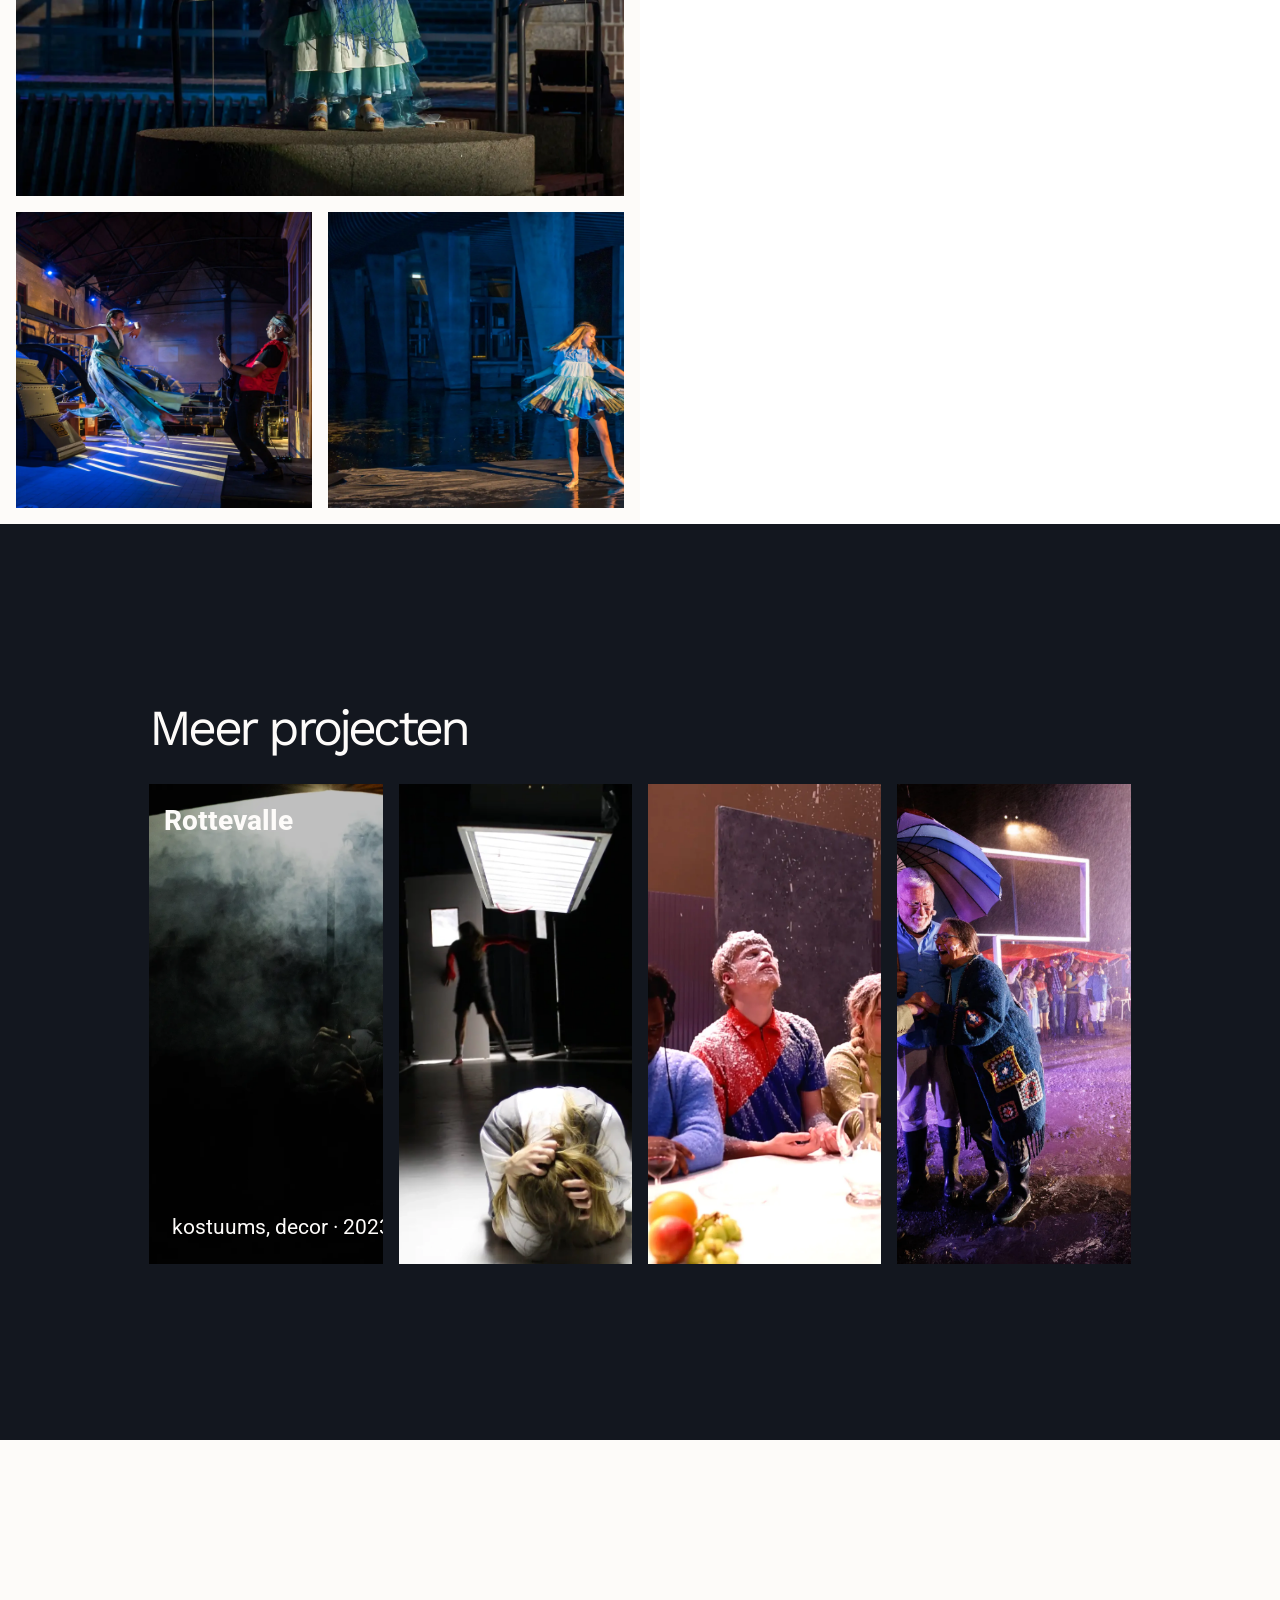
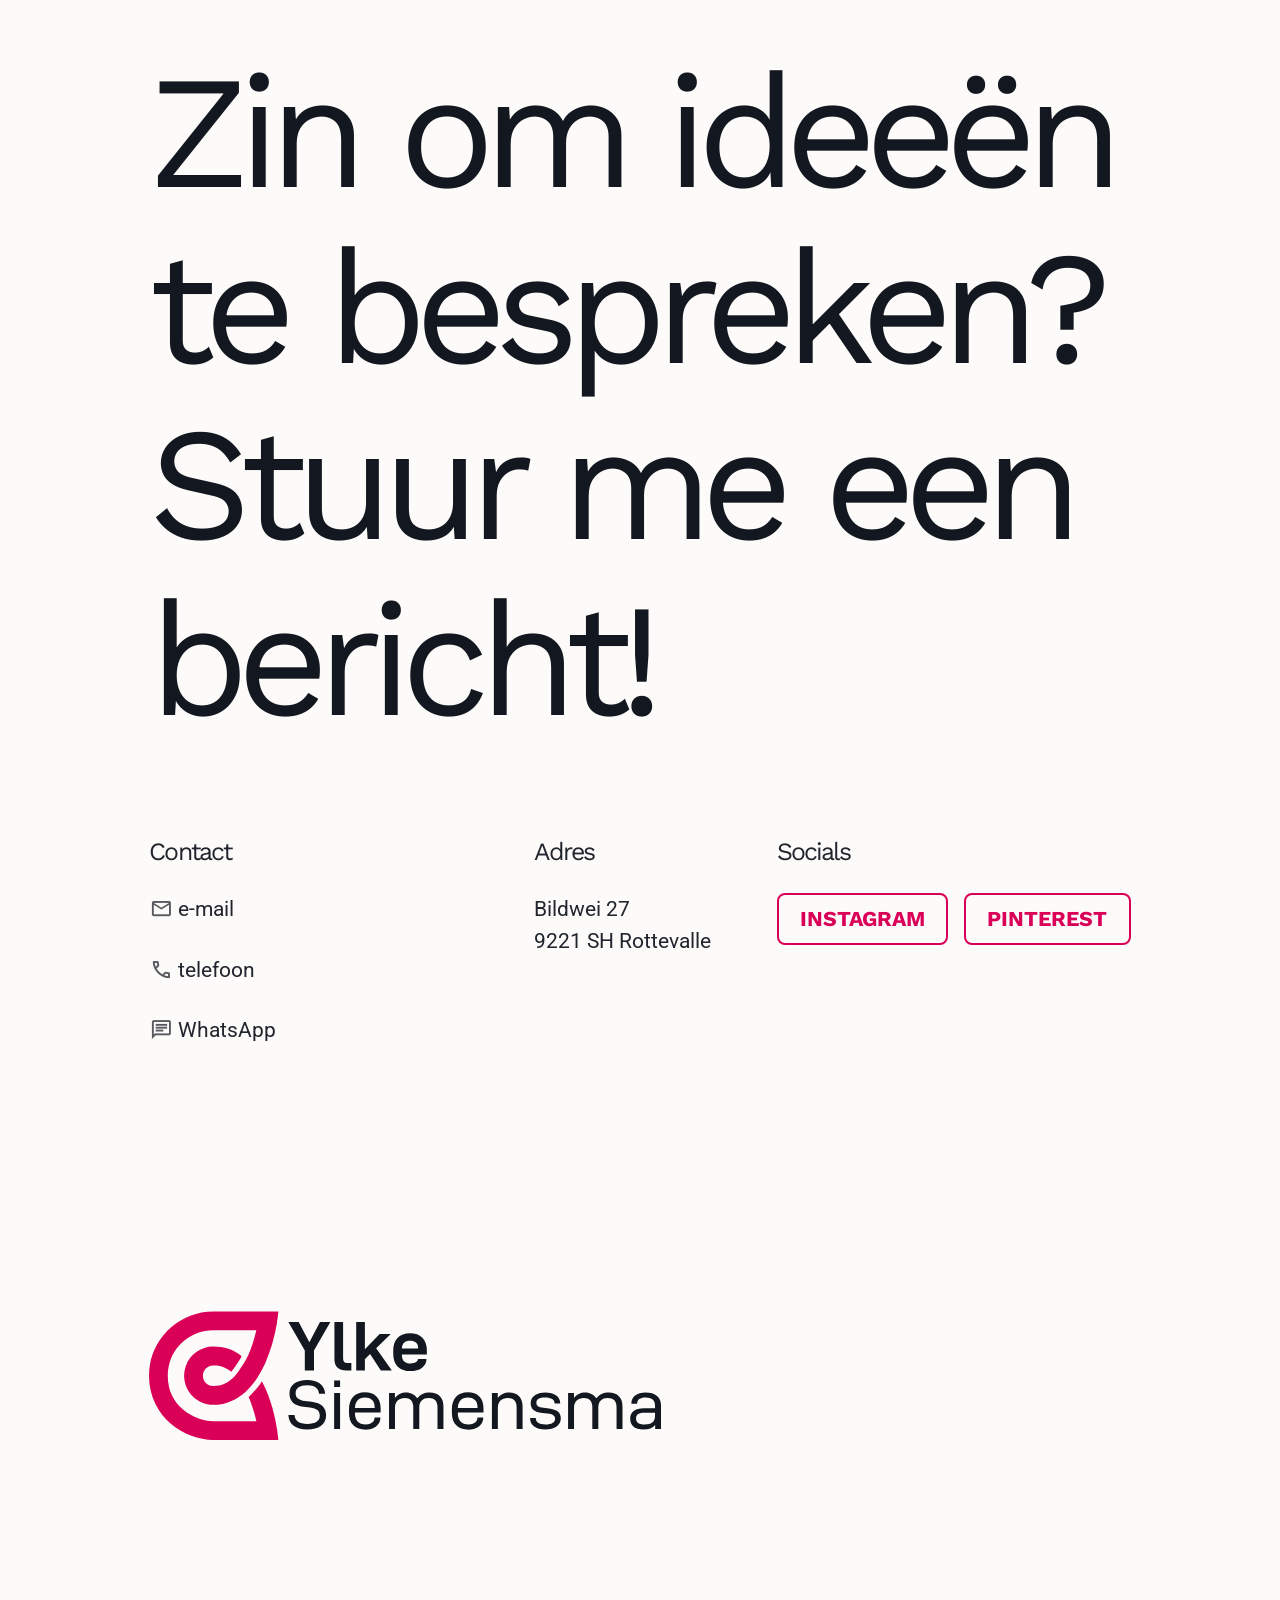
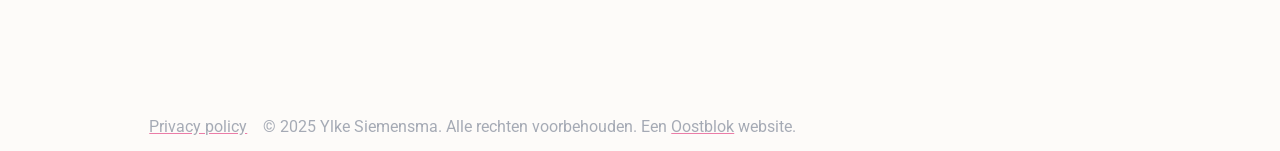
<file: werk/floed/index.html>
<!DOCTYPE html>
<html lang="en">
  <head>  <title>Floed - Ylke Siemensma</title>
  <meta charset="UTF-8"/>
  <meta name="viewport" content="width=device-width, initial-scale=1.0"/>
  <meta http-equiv="X-UA-Compatible" content="ie=edge" />
  <link rel="canonical" href="https://ylke.nl/werk/floed/" />
  <meta property="og:site_name" content="Ylke Siemensma" />
  <meta property="og:title" content="Floed - Ylke Siemensma" />
  <meta property="og:type" content="website" />
  <meta property="og:url" content="https://ylke.nl/werk/floed/" />
  <meta name="twitter:card" content="summary_large_image" />
  <meta property="og:image" content="https://ylke.nl/images/werk/floed/null" />
  <meta name="twitter:image" content="https://ylke.nl/images/werk/floed/null" />
  <meta property="og:image:alt" content="Page image for Ylke Siemensma" />
  <meta name="twitter:image:alt" content="Page image for Ylke Siemensma" />
  <meta name="description" content="Locatietheater" />
  <meta name="twitter:description" content="Locatietheater" />
  <meta property="og:description" content="Locatietheater" />
  <link rel="icon" href="/images/meta/favicon.svg" type="image/svg+xml" />  <link rel="stylesheet" href="/css/style.css" rel="preconnect" />
  
  <link rel="stylesheet" href="/css/werk-item.css" fetchpriority="high" />
  <link rel="stylesheet" media="print" href="/fonts/fonts.css?7698-b53b-221a" onload="this.media='all'" />
  
  <link rel="stylesheet" rel="preconnect" href="https://fonts.googleapis.com/css2?family=Material+Symbols+Outlined:opsz,wght,FILL,GRAD@20..48,400,1,0" />
  </head>
  <body class="font-base">
    <div class="site-wrap">
      <a class="[ skip-link ] [ button ]" href="#main-content">Skip to content</a>
      <header role="banner" class="site-head">
        <div style="padding-inline: var(--flow-space, 2rem)">
          <div class="inner">
            <a href="/" aria-label="Ylke Siemensma - home" class="brand">
               <svg aria-hidden="true" focusable="false" width="480" height="138" style="max-width: 100%" viewBox="0 0 480.00002 138.00001" version="1.1" id="brand-svg" xmlns="http://www.w3.org/2000/svg" xmlns:svg="http://www.w3.org/2000/svg">
               <defs id="defs1" />
               <g id="logo">
                  <path id="icon" style="paint-order:stroke fill markers" d="m 68.061689,57.126076 c -5.989579,0.004 -10.935859,4.740114 -10.935859,10.931948 0,6.155023 4.777495,10.931987 10.932494,10.931987 9.017102,0 15.840353,-3.37277 21.998484,-9.530917 1.676619,-1.676619 11.151262,-14.037275 15.448642,-23.966115 4.01903,-9.285695 6.63431,-18.608201 8.25826,-25.591491 h -45.705378 -1.3e-4 c -26.714471,0 -48.156947,21.441974 -48.156947,48.156536 0,16.26855 6.671646,27.728662 16.147473,35.839806 9.475823,8.11111 22.060418,12.31677 32.009474,12.31677 h 45.754168 c -1.59539,-6.98313 -4.17678,-16.311807 -8.17974,-25.609483 4.69472,-4.55942 9.81913,-9.777325 14.02314,-16.790032 1.56499,2.961207 2.97831,5.95195 4.25634,8.920433 9.16792,21.294292 11.79063,42.150732 11.79063,42.150732 l 1.45546,11.2298 h -69.099868 c -15.188269,0 -31.657567,-5.72037 -44.951008,-17.09935 -13.2934448,-11.37894 -23.107324,-28.972683 -23.107324,-50.958676 0,-37.469849 30.588614,-68.058024 68.058332,-68.058024 h 69.151468 l -1.51323,11.27412 c 0,0 -2.71766,20.845644 -11.92749,42.124361 -2.10341,4.859838 -4.56979,9.777246 -7.46294,14.528312 -4.20401,7.012707 -8.76968,12.217367 -13.4644,16.776826 -8.902557,8.233519 -20.768729,14.187841 -34.783538,14.187841 -16.910983,0 -30.833887,-13.922414 -30.833887,-30.833436 0,-17.041225 14.051066,-30.824857 30.828276,-30.833437 h 0.0028 0.0028 c 11.322935,0 20.48424,3.073617 29.41067,9.616362 l 0.632437,0.463557 c -3.818531,7.611528 -8.402026,13.811586 -10.904915,16.575769 -5.592899,-4.687606 -11.18316,-6.753369 -19.13484,-6.754199 z" />
                  <path id="wordmark" style="paint-order:fill markers stroke" d="m 213.02891,77.904424 38.75392,-67.334615 h -24.511 l -25.17349,48.048633 -25.17348,-48.048633 h -24.51103 l 38.91954,67.500838 v 47.217363 h 21.69554 z m 55.31546,40.566996 c 4.63719,4.65522 11.92426,6.81659 21.69557,6.81659 h 11.42742 v -17.78962 h -7.78388 c -4.4716,0 -7.61829,-0.83131 -9.27447,-2.4939 -1.65613,-1.66258 -2.4842,-4.65522 -2.4842,-8.97792 v -85.456761 h -20.53629 v 86.786819 c 0,9.476712 2.31861,16.459562 6.95585,21.114792 z m 77.34205,-31.921598 25.50471,38.738188 h 26.00159 l -37.09779,-52.703858 34.61353,-33.750439 h -26.3328 l -34.94476,36.576817 v -64.840721 h -20.53629 v 114.718201 h 20.53629 v -26.767586 z m 75.189,-12.968137 c 0.66248,-12.303087 7.12148,-18.620933 19.37696,-18.620933 5.79652,0 10.43379,1.496321 13.91166,4.489001 3.47794,2.992641 5.29967,7.31534 5.29967,12.968136 v 1.163796 h -30.93153 z m 7.65676,14.131972 h 51.46782 v -9.975495 c 0,-12.968176 -3.64353,-22.943672 -10.59938,-29.926487 -7.12144,-6.982855 -16.89272,-10.474282 -29.14824,-10.474282 -12.42111,0 -22.19239,3.657689 -29.1482,10.640544 -7.12148,6.982815 -10.59938,17.124573 -10.59938,30.258972 v 7.481641 c 0,13.466923 3.4779,23.60868 10.76493,30.59154 7.28707,6.98281 17.22398,10.47424 29.97635,10.47424 11.09623,0 20.03944,-2.49386 26.82962,-7.4816 6.79026,-4.98775 10.43379,-11.80434 11.09623,-20.117257 v -0.997573 h -20.03944 l -0.16559,0.498787 c -0.49685,3.325163 -2.31862,5.819063 -5.29967,7.481643 -2.98106,1.82884 -6.95585,2.66011 -11.59308,2.66011 -14.24288,0 -21.19873,-6.81659 -21.19873,-20.782258 v -0.332525 z" />
               </g>
               </svg>
            </a>
            <nav class="[ nav ] [ font-sans ]" aria-label="Primary">
              <ul class="nav__list text-400 md:text-500">
                <li>
                  <a href="/" >Home</a>
                </li>
                <li>
                  <a href="/werk"  data-state="active">Projecten</a>
                </li>
                <li>
                  <a href="#contact" >Contact</a>
                </li>
              </ul>
            </nav>
          </div>
        </div>
      </header>
      <main tabindex="-1" id="main-content">

<section class="work-item">
  <header class="hero">
    <div class="[ hero__inner ][ bg-light-glare ] ">
      <div class="[ hero__content ] [ wrapper ] [ flow flow-space-800 ][ text-400 ]">
        <h1 class="[ headline ] [ measure-compact ]" data-highlight="quinary">
          Floed
        </h1>
        <p class="measure-short">Locatietheater</p>
        <p class="">
          <span class="material-symbols-outlined">corporate_fare</span>
          <a href="https://www.denoordersmederij.nl/" target="_blank">De Noorder Smederij</a> 
          &middot; Ir. D.F. Woudagemaal, Lemmer &middot; 2023
        </p>
        <p><span class="material-symbols-outlined">style</span> theater &middot; kostuums &middot; ontwerp &middot; productie</p>
        <p>Een voorstelling over de historie van het Woudagemaal in Lemmer, ter viering van het 100-jarig bestaan.</p>

      </div>
    </div>
    
    <img
      src="/images/werk/floed/poster.webp"
      alt="Floed poster image"
      fetchpriority="high"
      class="hero__image"
    />
  </header>

  <article class="panel bg-light-glare" style="padding: 0;">
    <article class="[ gallery large ] [ flow flow-space-400 ]">
        <figure class="[ gallery__item ] [ flow ]">
          <div class="[ gallery__media ] [ frame ]">
            <img src="/images/werk/floed/floed-photo-01.webp" 
                 alt=""
                 class="" />
          </div>
        </figure>
        <figure class="[ gallery__item ] [ flow ]">
          <div class="[ gallery__media ] [ frame ]">
            <img src="/images/werk/floed/floed-photo-02.webp" 
                 alt=""
                 class="" />
          </div>
        </figure>
        <figure class="[ gallery__item ] [ flow ]">
          <div class="[ gallery__media ] [ frame ]">
            <img src="/images/werk/floed/floed-photo-03.webp" 
                 alt=""
                 class="" />
          </div>
        </figure>
        <figure class="[ gallery__item ] [ flow ]">
          <div class="[ gallery__media ] [ frame ]">
            <img src="/images/werk/floed/floed-photo-04.webp" 
                 alt=""
                 class="" />
          </div>
        </figure>
        <figure class="[ gallery__item ] [ flow ]">
          <div class="[ gallery__media ] [ frame ]">
            <img src="/images/werk/floed/floed-photo-05.webp" 
                 alt=""
                 class="" />
          </div>
        </figure>
        <figure class="[ gallery__item ] [ flow ]">
          <div class="[ gallery__media ] [ frame ]">
            <img src="/images/werk/floed/floed-photo-06.webp" 
                 alt=""
                 class="" />
          </div>
        </figure>
        <figure class="[ gallery__item ] [ flow ]">
          <div class="[ gallery__media ] [ frame ]">
            <img src="/images/werk/floed/floed-photo-07.webp" 
                 alt=""
                 class="" />
          </div>
        </figure>
        <figure class="[ gallery__item ] [ flow ]">
          <div class="[ gallery__media ] [ frame ]">
            <img src="/images/werk/floed/floed-photo-08.webp" 
                 alt=""
                 class="" />
          </div>
        </figure>
        <figure class="[ gallery__item ] [ flow ]">
          <div class="[ gallery__media ] [ frame ]">
            <img src="/images/werk/floed/floed-photo-09.webp" 
                 alt=""
                 class="" />
          </div>
        </figure>
        <figure class="[ gallery__item ] [ flow ]">
          <div class="[ gallery__media ] [ frame ]">
            <img src="/images/werk/floed/floed-photo-10.webp" 
                 alt=""
                 class="" />
          </div>
        </figure>
        <figure class="[ gallery__item ] [ flow ]">
          <div class="[ gallery__media ] [ frame ]">
            <img src="/images/werk/floed/floed-photo-11.webp" 
                 alt=""
                 class="" />
          </div>
        </figure>
        <figure class="[ gallery__item ] [ flow ]">
          <div class="[ gallery__media ] [ frame ]">
            <img src="/images/werk/floed/floed-photo-12.webp" 
                 alt=""
                 class="" />
          </div>
        </figure>
    </article>
  </article>



  <article class="[ panel related-werk ][ bg-dark-shade color-light-glare ]">
<div class="wrapper flow">
  <h2 class="color-light-glare weight-normal md:text-800">Meer projecten</h2>
  <div class="related-projects flex row" style="margin-top: var(--flow-space)">
  
  

  
              <details class="bg-secondary-shade" name="accordion"  open >
                <summary>
                  <span class="text-600 weight-bold color-light-glare">Rottevalle</span>
                  <figure>
                    <img loading="lazy" src="/images/werk/rottevalle/poster.webp" alt="Rottevalle poster" />
                    <figcaption class="color-light-glare">
                      <span>kostuums, decor  &middot; 2023</span>
                  </figcaption>
                  </figure>
                </summary>
              	<div class="details-content-wrapper">
                  <a href="/werk/rottevalle/" class="tag tag--theater" title="Bekijk project">Bekijk project</a>
                </div>
              </details>
  

  

  

  

  

  

  

  

  
              <details class="bg-secondary-shade" name="accordion" >
                <summary>
                  <span class="text-600 weight-bold color-light-glare">Beckett vs Pinter</span>
                  <figure>
                    <img loading="lazy" src="/images/werk/beckett-vs-pinter/poster.webp" alt="Beckett vs Pinter poster" />
                    <figcaption class="color-light-glare">
                      <span>kostuums, decor  &middot; 2025</span>
                  </figcaption>
                  </figure>
                </summary>
              	<div class="details-content-wrapper">
                  <a href="/werk/beckett-vs-pinter/" class="tag tag--theater" title="Bekijk project">Bekijk project</a>
                </div>
              </details>
  

  

  

  

  

  
              <details class="bg-secondary-shade" name="accordion" >
                <summary>
                  <span class="text-600 weight-bold color-light-glare">Last Supper</span>
                  <figure>
                    <img loading="lazy" src="/images/werk/last-supper/poster.webp" alt="Last Supper poster" />
                    <figcaption class="color-light-glare">
                      <span>kostuums, regieassistentie  &middot; 2025</span>
                  </figcaption>
                  </figure>
                </summary>
              	<div class="details-content-wrapper">
                  <a href="/werk/last-supper/" class="tag tag--kostuums" title="Bekijk project">Bekijk project</a>
                </div>
              </details>
  

  

  

  
              <details class="bg-secondary-shade" name="accordion" >
                <summary>
                  <span class="text-600 weight-bold color-light-glare">Heemwei</span>
                  <figure>
                    <img loading="lazy" src="/images/werk/heemwei/poster.webp" alt="Heemwei poster" />
                    <figcaption class="color-light-glare">
                      <span>kostuums, rekwisieten  &middot; 2025</span>
                  </figcaption>
                  </figure>
                </summary>
              	<div class="details-content-wrapper">
                  <a href="/werk/heemwei/" class="tag tag--theater" title="Bekijk project">Bekijk project</a>
                </div>
              </details>
  

  

  

  

  

  

  

  

  

  

  

  
  </div>
</div>  </article>

</section>

      </main>

      <footer role="contentinfo" class="[ site-foot ][ flow ][ bg-light-glare ]">
        <a id="contact"></a>


<article class="[ cta ]">
  <div class="wrapper">
    <div class="[ cta__inner ] [ flow ]">
      <h2 class="[ cta__heading ] [ headline text-800 md:text-major lg:text-jumbo weight-normal color-dark-shade ]" data-highlight="secondary">Zin om ideeën te bespreken? Stuur me een bericht!</h2>

    </div>
  </div>
</article>        <div class="wrapper flow flow-space-major">
          <ul style="gap: var(--flow-space);" class="flex row wrap space-between flow-space-600">
            <li style="display: block; flex-basis: 20rem;" class="flow">
              <h3>Contact</h3>
              <div class="flow" style="flex-direction: column;">
                <p><span class="material-symbols-outlined">mail</span> <a target="_blank" href="mailto:">e-mail</a></p>
                <p><span class="material-symbols-outlined">call</span> <a target="_blank" href="tel:">telefoon</a></p>
                <p><span class="material-symbols-outlined">chat</span> <a target="_blank" href="whatsapp:">WhatsApp</a></p>
              </div>
            </li>
            
            <li class="flow">
              <h3>Adres</h3>
              <a href="#googleMaps">Bildwei 27<br>9221 SH Rottevalle</a>
            </li>
            
            <li class="flow">
              <h3>Socials</h3>
              <span style="gap: 1rem;" class="flex row wrap">
                <a href="https://instagram.com/ylkesiemensma" class="button" data-variant="ghost" target="_blank">Instagram</a>
                <a href="https://pinterest.com/ylkewsiemensma" class="button" data-variant="ghost" target="_blank">Pinterest</a>
              </span>
            </li>
          </ul>
<svg
   width="1920.000"
   height="481.55005"
   viewBox="0 0 1920.000 482"
   style="max-width: 100%"
   version="1.1"
   id="brand-expanded"
   xmlns="http://www.w3.org/2000/svg"
   xmlns:svg="http://www.w3.org/2000/svg">
  <defs
     id="defs2" />
  <g
     id="logo-large">
    <path
       style="paint-order:stroke fill markers"
       d="m 240.78805,202.09998 c -21.18985,0.014 -38.68874,16.76966 -38.68874,38.67505 0,21.77519 16.90179,38.67506 38.67685,38.67506 31.90059,0 56.03992,-11.93214 77.826,-33.7184 5.93158,-5.93154 39.45091,-49.66094 54.65407,-84.78706 14.2185,-32.85094 23.47083,-65.831923 29.21601,-90.53743 h -161.69599 -5.2e-4 c -94.51032,0 -170.369252,75.85728 -170.369252,170.36783 0,57.55466 23.602927,98.09819 57.126502,126.79367 33.5234,28.69549 78.0451,43.57417 113.24275,43.57417 h 161.86869 c -5.64423,-24.70491 -14.77649,-57.70773 -28.93817,-90.60095 16.60894,-16.13036 34.73792,-34.5901 49.61095,-59.39967 5.5365,10.47612 10.53658,21.05678 15.05797,31.55865 32.4343,75.33475 41.71289,149.12047 41.71289,149.12047 l 5.14904,39.72869 h -244.46085 c -53.73301,0 -111.99795,-20.23755 -159.027289,-60.49389 -47.029511,-40.25631 -81.748961,-102.49939 -81.748961,-180.28114 0,-132.56055 108.2162,-240.77503 240.77625,-240.77503 h 244.64343 l -5.35356,39.885433 c 0,0 -9.61446,73.747557 -42.1969,149.027207 -7.44138,17.19302 -16.16693,34.58987 -26.40236,51.39807 -14.87286,24.80955 -31.02521,43.22254 -47.63417,59.35293 -31.49544,29.12852 -73.47548,50.19362 -123.05696,50.19362 -59.82756,0 -109.08386,-49.25455 -109.08386,-109.08223 0,-60.28837 49.70976,-109.05195 109.06399,-109.08223 h 0.0139 0.0139 c 41.22611,0 74.85203,10.84955 106.76547,36.13482 -15.66576,27.58442 -34.63522,53.74411 -39.05842,58.1674 -19.78666,-16.58375 -39.56376,-23.89198 -67.69518,-23.89504 z"
       id="path6-3" />
    <path
       d="m 619.85605,145.6528 61.56282,-106.551039 h -38.93717 l -39.98952,76.032719 -39.98953,-76.032719 h -38.93717 l 61.82591,106.814129 v 74.71727 h 34.46466 z m 87.87167,64.19371 c 7.36649,7.3665 18.94241,10.78665 34.46466,10.78665 h 18.15314 v -28.15052 h -12.36519 c -7.1034,0 -12.10209,-1.31544 -14.73298,-3.94633 -2.63089,-2.63089 -3.94633,-7.36649 -3.94633,-14.20681 v -135.227739 h -32.62304 v 137.332449 c 0,14.99608 3.68325,26.04581 11.04974,33.4123 z m 122.86227,-50.51308 40.5157,61.29973 h 41.30498 l -58.93194,-83.39921 54.9856,-53.407061 h -41.83115 l -55.51177,57.879581 v -102.604709 h -32.62304 v 181.531399 h 32.62304 v -42.35732 z m 119.44206,1.84162 h 93.92275 v -15.78534 c 0,-20.52094 -5.7879,-36.30628 -16.8377,-47.356016 -11.3128,-11.049737 -26.8351,-16.574606 -46.30364,-16.574606 -19.73168,0 -35.25393,5.787958 -46.30366,16.837695 -11.31283,11.049737 -16.8377,27.098167 -16.8377,47.882197 v 11.839 c 0,21.31021 5.52487,37.35864 17.10079,48.40838 11.57591,11.04974 27.36125,16.5746 47.6191,16.5746 17.62701,0 31.83381,-3.94633 42.62041,-11.839 10.7867,-7.89267 16.5746,-18.67932 17.627,-31.83377 v -1.57853 h -31.8338 l -0.2631,0.78927 c -0.7893,5.26177 -3.6832,9.20811 -8.4188,11.839 -4.73564,2.89398 -11.04977,4.20942 -18.41626,4.20942 -22.62566,0 -33.67539,-10.78665 -33.67539,-32.88612 z m 0,-22.36256 c 1.05235,-19.46859 11.31282,-29.46597 30.78141,-29.46597 9.20811,0 16.5746,2.3678 22.09944,7.1034 5.5249,4.73561 8.4189,11.57592 8.4189,20.52094 v 1.84163 z"
       id="text3"
       style="font-weight:bold;font-stretch:expanded;font-size:263.089px;line-height:1em;font-family:'D-DIN Exp';-inkscape-font-specification:'D-DIN Exp Bold Expanded';letter-spacing:0px;white-space:pre;stroke-width:2.91457;stroke-linecap:square;stroke-miterlimit:10;paint-order:fill markers stroke"
       transform="scale(0.99806375,1.00194)"
       />
    <path
       style="font-stretch:expanded;font-size:263.089px;line-height:1em;font-family:'D-DIN Exp';-inkscape-font-specification:'D-DIN Exp Expanded';letter-spacing:0px;white-space:pre;stroke-width:2.91457;stroke-linecap:square;stroke-miterlimit:10;paint-order:fill markers stroke"
       d="m 543.29753,427.70308 c 11.839,9.20812 28.6767,13.68063 50.51308,13.68063 22.36257,0 39.98953,-4.47251 52.6178,-13.94372 12.62827,-9.20811 18.94241,-22.36256 18.94241,-39.46335 0,-28.41361 -17.89005,-45.2513 -53.67015,-49.9869 l -25.51964,-2.89398 c -12.10209,-1.57854 -21.04712,-4.7356 -26.83507,-9.47121 -5.78796,-4.7356 -8.41885,-11.31282 -8.41885,-19.73167 0,-9.4712 3.68324,-16.8377 11.04974,-22.09947 7.36649,-4.9987 18.15314,-7.62959 32.62303,-7.62959 14.20681,0 24.73037,2.63089 32.09686,7.89267 7.1034,5.26178 11.04974,12.89136 12.10209,23.41492 h 23.15183 c -1.84162,-16.83769 -8.41885,-29.72905 -19.99476,-38.41099 -11.57592,-8.68193 -27.36126,-13.15445 -47.35602,-13.15445 -20.78403,0 -37.09555,4.7356 -48.93455,13.68063 -12.10209,8.94503 -17.89005,21.5733 -17.89005,37.88481 0,28.15053 17.62696,44.46204 52.88088,48.67147 l 24.46728,2.89398 c 12.36518,1.57853 21.5733,4.7356 27.62434,9.4712 5.78796,4.99869 8.94503,12.10209 8.94503,21.04712 0,21.04712 -15.78534,31.30759 -46.82984,31.30759 -15.25916,0 -26.83508,-2.63089 -34.72775,-7.89267 -7.89267,-5.26178 -12.36518,-13.68063 -13.41754,-25.51963 h -23.15183 c 1.05236,17.89005 7.62958,31.30759 19.73168,40.25261 z m 152.32854,-169.16622 v 24.20419 h 22.36257 v -24.20419 z m 0,46.56675 v 134.70157 h 22.36257 v -134.70157 z m 78.13723,72.87565 h 96.55366 v -15.78534 c 0,-19.20549 -5.26178,-33.93848 -15.78534,-44.19895 -10.52356,-10.26047 -24.99345,-15.52225 -43.40968,-15.52225 -18.94241,0 -33.41231,5.78796 -43.93587,16.8377 -10.52355,11.04974 -15.78533,27.09816 -15.78533,47.61911 v 10.78664 c 0,21.04712 5.52486,37.09555 16.5746,48.14529 11.04974,11.04974 26.3089,16.31152 46.04057,16.31152 11.04974,0 20.78404,-1.84163 29.20288,-5.78796 8.41885,-3.94634 14.73299,-9.20812 19.2055,-16.04843 4.47251,-6.84031 6.84031,-14.46989 7.1034,-22.88874 v -1.05236 h -22.09947 v 0.78927 c -0.26309,7.36649 -3.15707,13.68063 -8.94503,18.41623 -5.78796,4.7356 -13.68063,7.1034 -23.9411,7.1034 -27.36125,0 -40.77879,-14.46989 -40.77879,-43.67277 z m 10.52356,-46.04057 c 6.31413,-6.31414 15.25916,-9.73429 26.83508,-9.73429 11.57591,0 20.78403,3.15707 27.09816,9.20811 6.31414,6.05105 9.73429,15.25916 9.73429,27.36126 v 2.3678 h -74.19109 c 0.52618,-13.15445 4.20942,-22.88874 10.52356,-29.20288 z m 117.60057,-26.83508 v 134.70157 h 22.36256 v -78.9267 c 0,-11.57592 3.15707,-20.52094 9.99739,-27.36126 6.84031,-6.57722 15.78533,-9.99738 27.09816,-9.99738 9.99738,0 17.62696,2.89398 23.15183,8.68194 5.52487,5.78796 8.41885,14.46989 8.41885,25.51963 v 82.08377 h 22.62568 v -81.2945 c 0,-11.04974 2.894,-19.73168 9.2081,-25.78272 6.051,-6.05105 14.733,-9.20812 26.3089,-9.20812 10.5235,0 18.6793,2.89398 24.4673,8.68194 5.5248,5.78796 8.4188,14.46989 8.4188,25.78272 v 81.82068 h 22.3626 v -84.71466 c 0,-16.31152 -4.4725,-28.93979 -13.4176,-37.88481 -8.945,-8.94503 -21.3102,-13.68063 -37.6217,-13.68063 -10.5235,0 -19.7317,1.84162 -27.3612,5.26178 -7.6296,3.68324 -14.2068,8.94502 -19.7317,16.31152 -4.2094,-6.84032 -9.9974,-12.1021 -17.1008,-15.78534 -7.36649,-3.68325 -15.52225,-5.78796 -24.46728,-5.78796 -8.94502,0 -17.10078,1.84162 -24.46727,4.99869 -7.3665,3.42016 -13.41754,8.41885 -18.15315,14.73298 v -18.15314 z m 258.35357,72.87565 h 96.5537 v -15.78534 c 0,-19.20549 -5.2618,-33.93848 -15.7854,-44.19895 -10.5235,-10.26047 -24.9934,-15.52225 -43.4097,-15.52225 -18.9424,0 -33.4123,5.78796 -43.9358,16.8377 -10.5236,11.04974 -15.7854,27.09816 -15.7854,47.61911 v 10.78664 c 0,21.04712 5.5249,37.09555 16.5746,48.14529 11.0498,11.04974 26.3089,16.31152 46.0406,16.31152 11.0498,0 20.7841,-1.84163 29.2029,-5.78796 8.4188,-3.94634 14.733,-9.20812 19.2055,-16.04843 4.4725,-6.84031 6.8403,-14.46989 7.1034,-22.88874 v -1.05236 h -22.0995 v 0.78927 c -0.2631,7.36649 -3.157,13.68063 -8.945,18.41623 -5.788,4.7356 -13.6806,7.1034 -23.9411,7.1034 -27.3613,0 -40.7788,-14.46989 -40.7788,-43.67277 z m 10.5236,-46.04057 c 6.3141,-6.31414 15.2591,-9.73429 26.835,-9.73429 11.576,0 20.7841,3.15707 27.0982,9.20811 6.3141,6.05105 9.7343,15.25916 9.7343,27.36126 v 2.3678 h -74.1911 c 0.5262,-13.15445 4.2094,-22.88874 10.5236,-29.20288 z m 117.6005,-26.83508 v 134.70157 h 22.3626 v -78.9267 c 0,-11.57592 3.1571,-20.52094 9.9974,-27.36126 6.8403,-6.57722 15.7853,-9.99738 27.0981,-9.99738 10.7867,0 18.9424,2.89398 24.7304,8.68194 5.788,5.78796 8.6819,14.46989 8.6819,25.78272 v 81.82068 h 22.3626 v -84.71466 c 0,-16.04843 -4.4725,-28.6767 -13.1545,-37.88481 -8.945,-8.94503 -21.3102,-13.68063 -37.0955,-13.68063 -9.2081,0 -17.3639,1.84162 -24.7304,4.99869 -7.3665,3.42016 -13.4175,8.41885 -18.1531,14.73298 v -18.15314 z m 158.643,125.23036 c 9.9974,7.36649 23.9411,11.04974 41.8311,11.04974 17.8901,0 32.0969,-3.42016 42.6205,-10.78665 10.5235,-7.36649 15.7853,-17.62696 15.7853,-30.78141 0,-10.78665 -3.6833,-19.2055 -11.0497,-25.25654 -7.3665,-5.78796 -18.4163,-9.7343 -33.4123,-11.57592 l -20.521,-2.63089 c -9.9974,-1.05235 -16.8377,-2.89398 -20.784,-5.78796 -4.2094,-2.89398 -6.0511,-7.1034 -6.0511,-12.89136 0,-6.31413 2.6309,-11.31282 8.4189,-14.99607 5.5249,-3.42016 13.9437,-5.26178 25.2565,-5.26178 11.0498,0 19.4686,2.10471 25.5197,5.78796 6.051,3.68324 9.2081,9.20811 9.2081,16.31152 v 0.78926 h 21.3102 v -1.05235 c 0,-12.1021 -4.9987,-21.83639 -14.9961,-29.20288 -9.9974,-7.1034 -23.9411,-10.78665 -41.305,-10.78665 -16.8377,0 -30.2552,3.68325 -39.9895,10.78665 -9.9974,7.1034 -14.733,16.83769 -14.733,29.20288 0,10.78665 3.4202,19.20549 10.5236,24.99345 6.8403,5.78796 17.89,9.73429 32.8861,11.31283 l 19.2055,2.3678 c 9.9974,1.05235 17.3639,3.15707 22.0995,6.05104 4.7356,3.15707 7.1034,7.3665 7.1034,13.15445 0,7.10341 -3.4202,12.36519 -9.7343,16.04843 -6.3141,3.68325 -15.2592,5.52487 -26.3089,5.52487 -12.6283,0 -21.8364,-2.10471 -27.6243,-6.31413 -6.0511,-4.20943 -8.9451,-9.7343 -8.9451,-17.10079 v -0.52618 h -21.3102 v 0.78927 c 0,13.15445 4.9987,23.41492 14.9961,30.78141 z m 127.5982,-125.23036 v 134.70157 h 22.3625 v -78.9267 c 0,-11.57592 3.1571,-20.52094 9.9974,-27.36126 6.8403,-6.57722 15.7854,-9.99738 27.0982,-9.99738 9.9974,0 17.6269,2.89398 23.1518,8.68194 5.5249,5.78796 8.4189,14.46989 8.4189,25.51963 v 82.08377 h 22.6256 v -81.2945 c 0,-11.04974 2.894,-19.73168 9.2081,-25.78272 6.0511,-6.05105 14.733,-9.20812 26.3089,-9.20812 10.5236,0 18.6793,2.89398 24.4673,8.68194 5.5249,5.78796 8.4189,14.46989 8.4189,25.78272 v 81.82068 h 22.3625 v -84.71466 c 0,-16.31152 -4.4725,-28.93979 -13.4175,-37.88481 -8.945,-8.94503 -21.3102,-13.68063 -37.6217,-13.68063 -10.5236,0 -19.7317,1.84162 -27.3613,5.26178 -7.6296,3.68324 -14.2068,8.94502 -19.7317,16.31152 -4.2094,-6.84032 -9.9974,-12.1021 -17.1008,-15.78534 -7.3665,-3.68325 -15.5222,-5.78796 -24.4672,-5.78796 -8.9451,0 -17.1008,1.84162 -24.4673,4.99869 -7.3665,3.42016 -13.4176,8.41885 -18.1532,14.73298 v -18.15314 z m 334.1232,10.78665 c -9.9974,-8.41885 -24.4673,-12.62827 -43.1466,-12.62827 -16.5746,0 -29.466,3.68325 -38.9372,11.04974 -9.4712,7.36649 -14.2068,17.10078 -14.2068,29.72905 v 0.78927 h 21.8364 v -0.78927 c 0,-6.84031 2.6309,-12.36518 7.8927,-16.31151 5.2618,-3.68325 13.1544,-5.78796 23.678,-5.78796 23.678,0 35.517,10.26047 35.517,30.51832 v 9.20812 h -41.8311 c -16.8377,0 -29.7291,3.42015 -38.411,10.26047 -8.9451,6.84031 -13.1545,16.31151 -13.1545,28.93979 0,13.15444 4.2094,23.41492 12.6283,30.25523 8.4188,6.84031 21.0471,10.26047 37.3586,10.26047 19.9948,0 34.4647,-5.52487 43.9359,-16.8377 v 15.25917 h 21.8364 v -87.87173 c 0,-15.78534 -4.9987,-27.62434 -14.9961,-36.04319 z m -16.8377,98.92146 c -6.3141,5.78796 -16.3115,8.41885 -29.466,8.41885 -11.0497,0 -19.2055,-1.84162 -24.4672,-5.52487 -5.2618,-3.68325 -7.8927,-9.20811 -7.8927,-17.10078 0,-7.3665 2.6309,-12.89136 7.8927,-16.57461 5.2617,-3.68325 13.6806,-5.52487 25.2565,-5.52487 h 38.1479 v 10.52356 c 0,11.57592 -3.1571,20.25785 -9.4712,25.78272 z"
       id="text32"
       transform="scale(0.99806375,1.00194)"
       />
  </g>
</svg>
          <p class="legal text-400">
            <a href="/#privacy">Privacy policy</a> &nbsp;&nbsp; 
            <span>&copy; 2025 Ylke Siemensma. Alle rechten voorbehouden.</span> 
            <span>Een <a href="https://oostblok.media">Oostblok</a> website.</span>
          </p>
        </div>
      </footer>
    </div>
    <script>

    /**
     * IntersectionObserver to toggle header theme based on content background
     */
    const header = document.querySelector('.site-head');
    const main = document.querySelector('#main-content');
    let darkElements = main.querySelectorAll('[class*="bg-dark"]');

    // Target direct children that have 'bg-dark' in their class list
    const darkSections = Array.from(darkElements).filter(child => 
      Array.from(child.classList).some(cls => cls.includes('bg-dark'))
    );

    const headerHeight = header.offsetHeight;

    const observerOptions = {
      root: null, // Viewport
      // Margin format: top, right, bottom, left
      // We set a negative bottom margin so the "intersection" area 
      // matches the height and position of the fixed header.
      rootMargin: `0px 0px -${window.innerHeight - headerHeight}px 0px`,
      threshold: 0
    };

    const observer = new IntersectionObserver((entries) => {
      entries.forEach(entry => {
        // If a dark section is intersecting with our 'header-sized' root area
        if (entry.isIntersecting) {
          header.classList.add('is-on-dark');
        } else {
          // Check if any other dark sections are still intersecting before removing
          const anyVisible = darkSections.some(section => {
              const rect = section.getBoundingClientRect();
              return rect.top < headerHeight && rect.bottom > 0;
          });
          if (!anyVisible) {
            header.classList.remove('is-on-dark');
          }
        }
      });
    }, observerOptions);

    darkSections.forEach(section => observer.observe(section));

      setTimeout(()=>{
        ['pointermove'].forEach(ev => {
          document.addEventListener(ev, () => {
            let mail = document.querySelector('a[href="mailto:"]');
            let phone = document.querySelector('a[href="tel:"]');
            let wapp = document.querySelector('a[href="whatsapp:"]')
            if(mail && phone) {
              mail.href = 'mailto:ylkewsiemensma@gmail.com';
              phone.href = 'tel:+31648497866';
              wapp.href = 'https://wa.me/+31648497866?text=Hey%20Ylke,%20ik%20zag%20je%20website'
              console.log('contact init ✅');
            }
          });
        }, 3000)
      });

      if (document.location.hostname == 'localhost') {
        let favicon = document.querySelector('[rel="icon"]');
        favicon.setAttribute('href', favicon.href.replace('.svg','-local.svg'));
      }


    </script>
  </body>
</html>
</file>
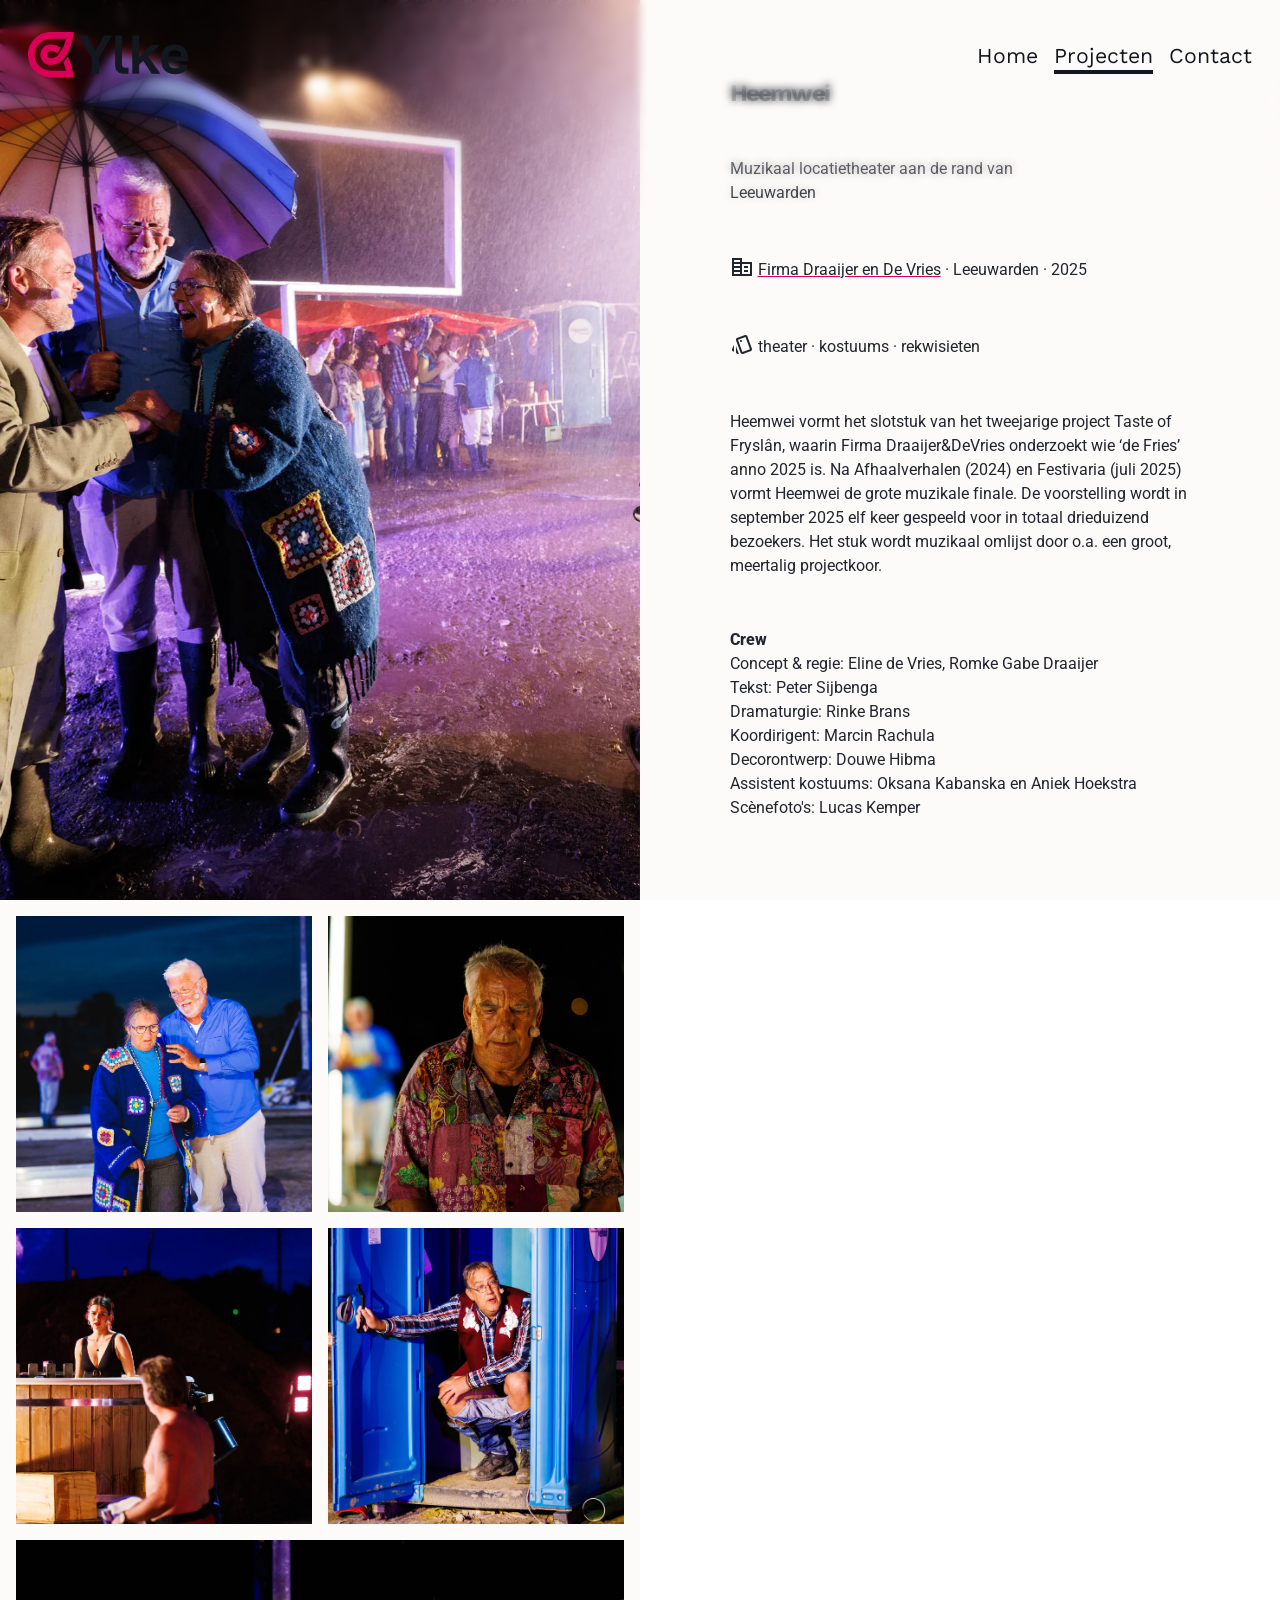
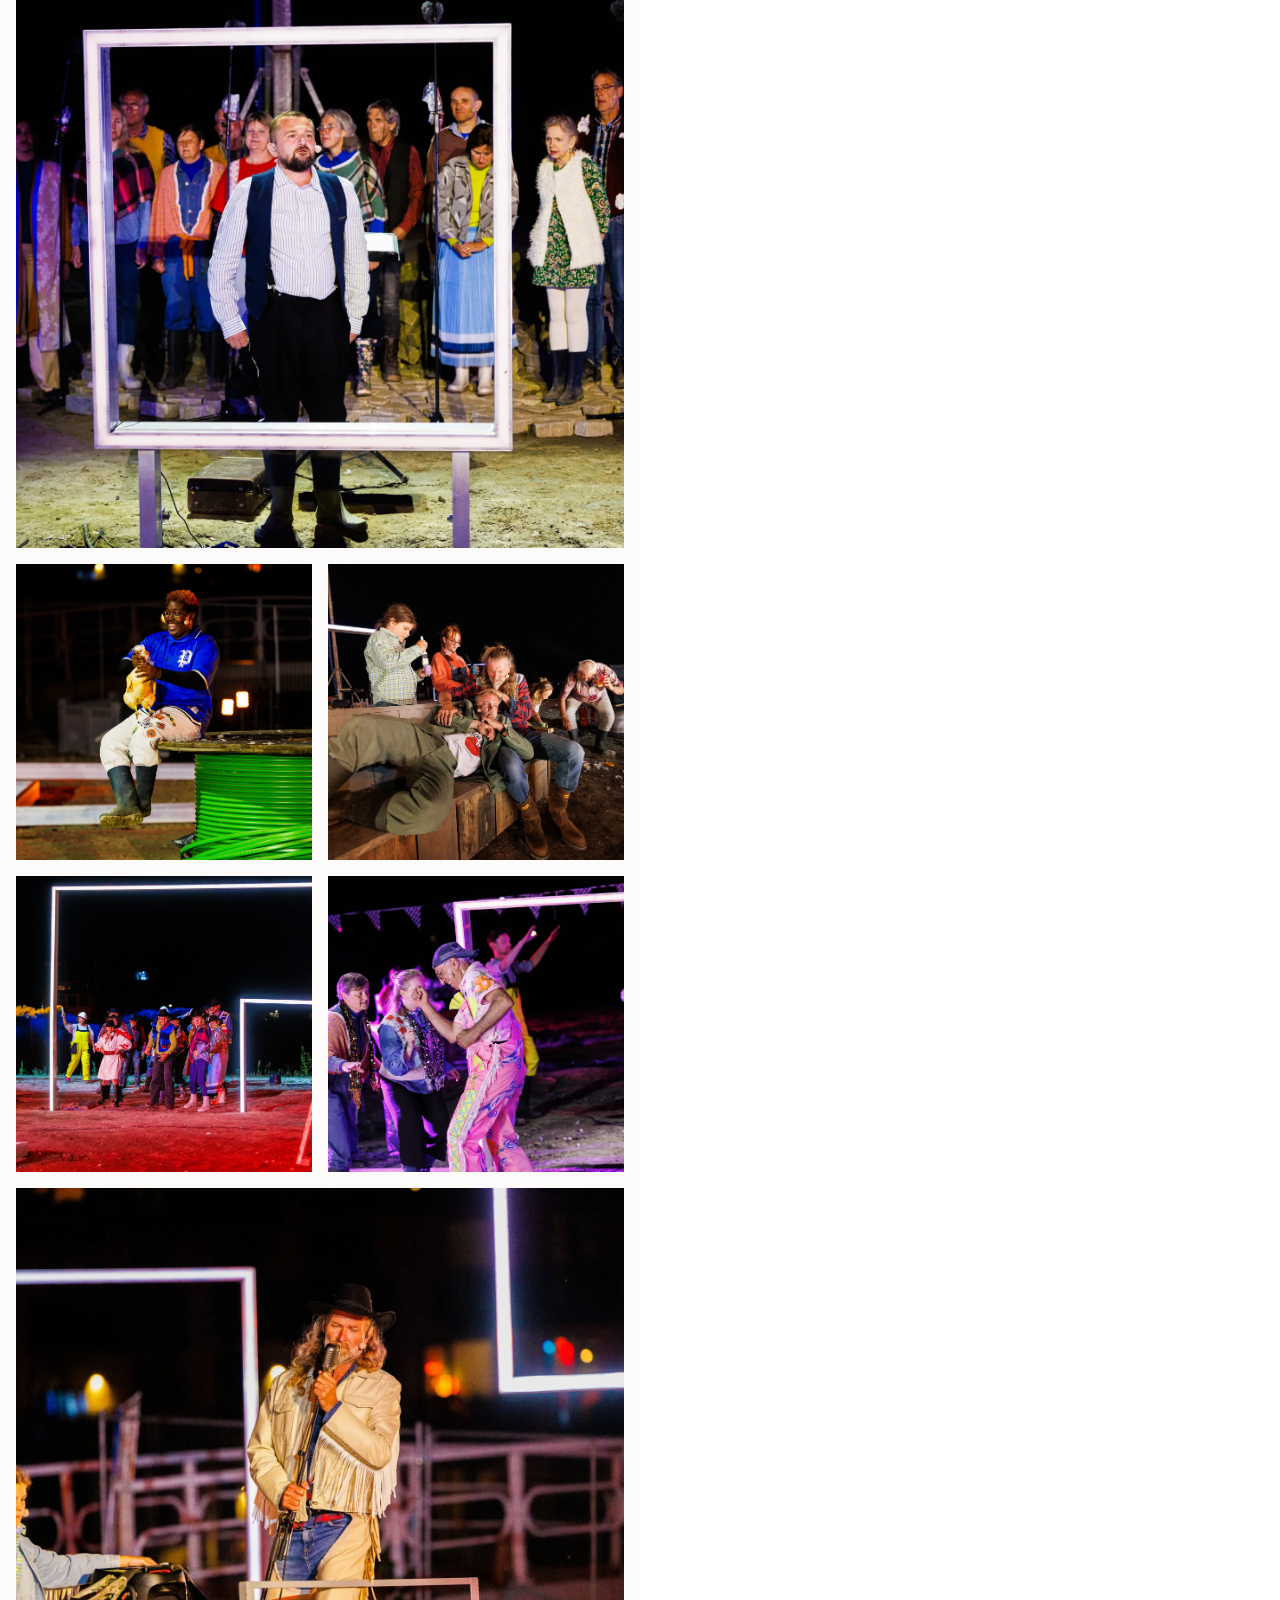
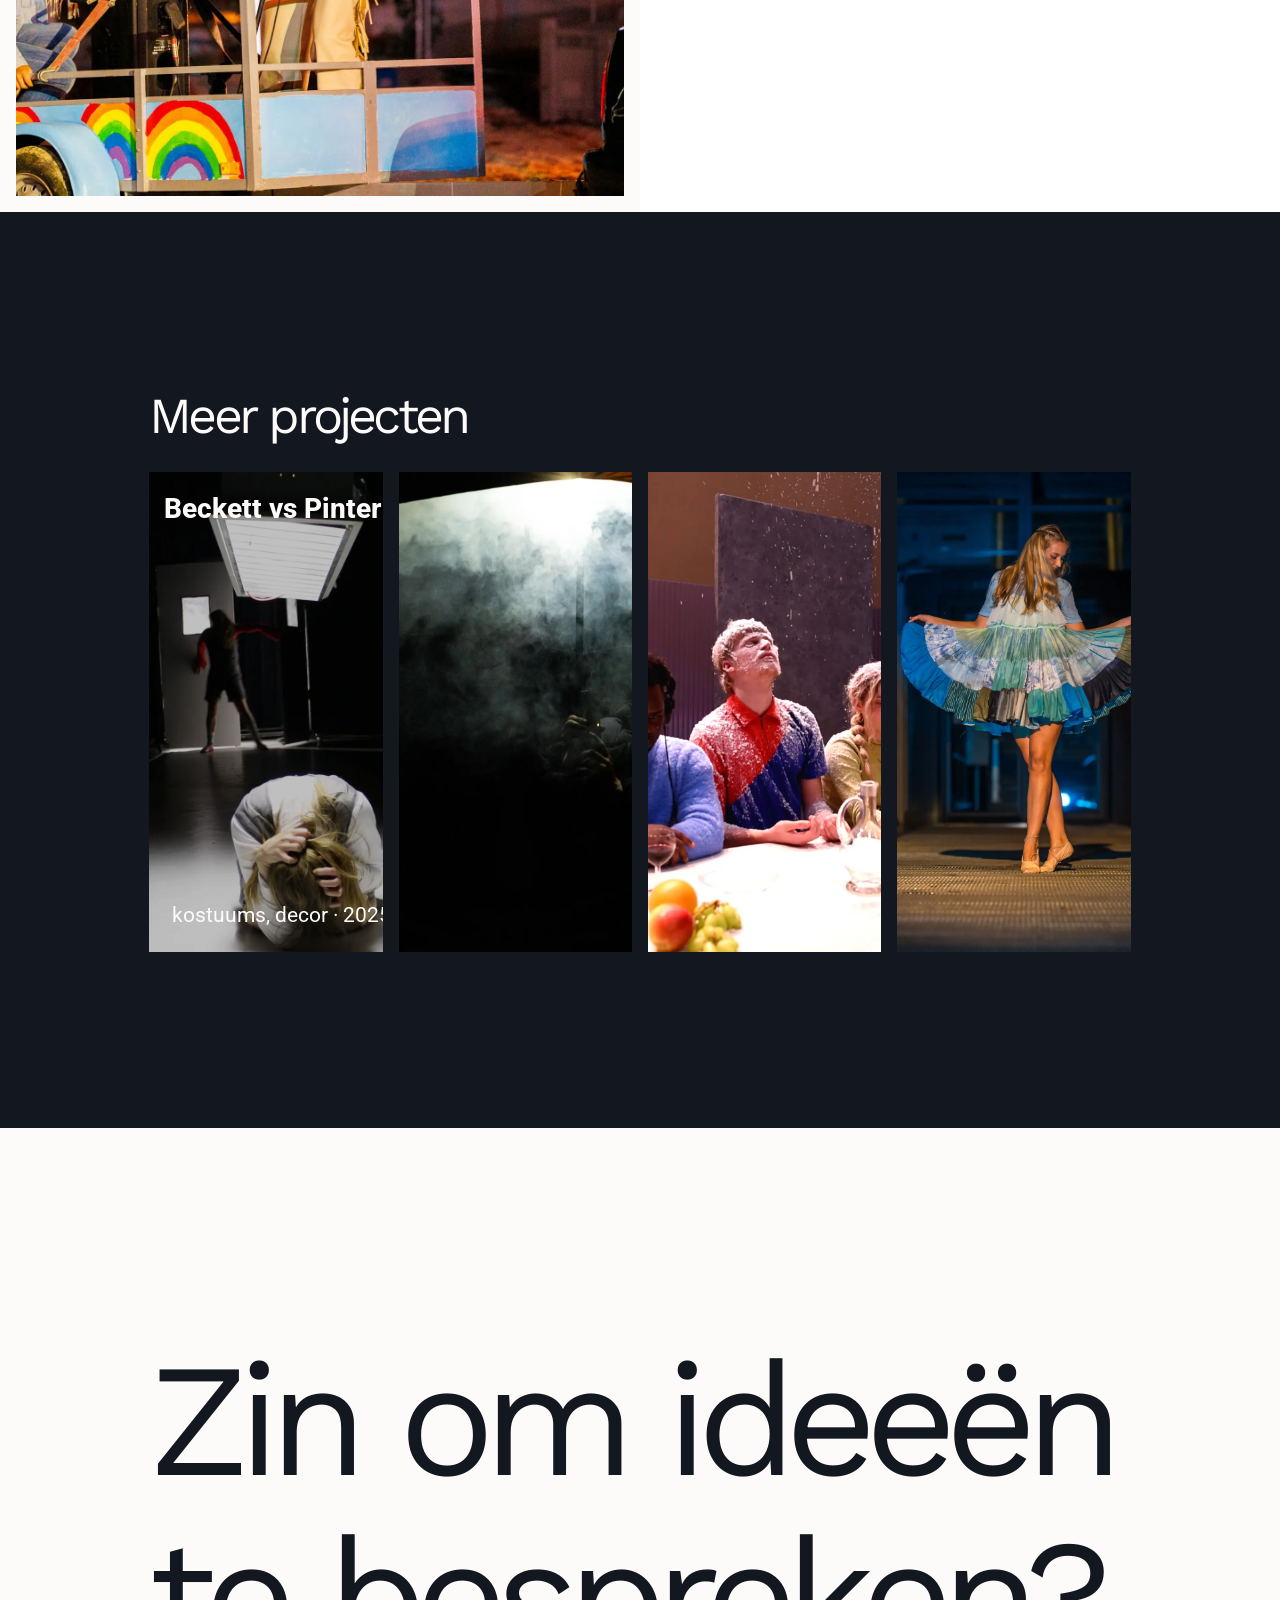
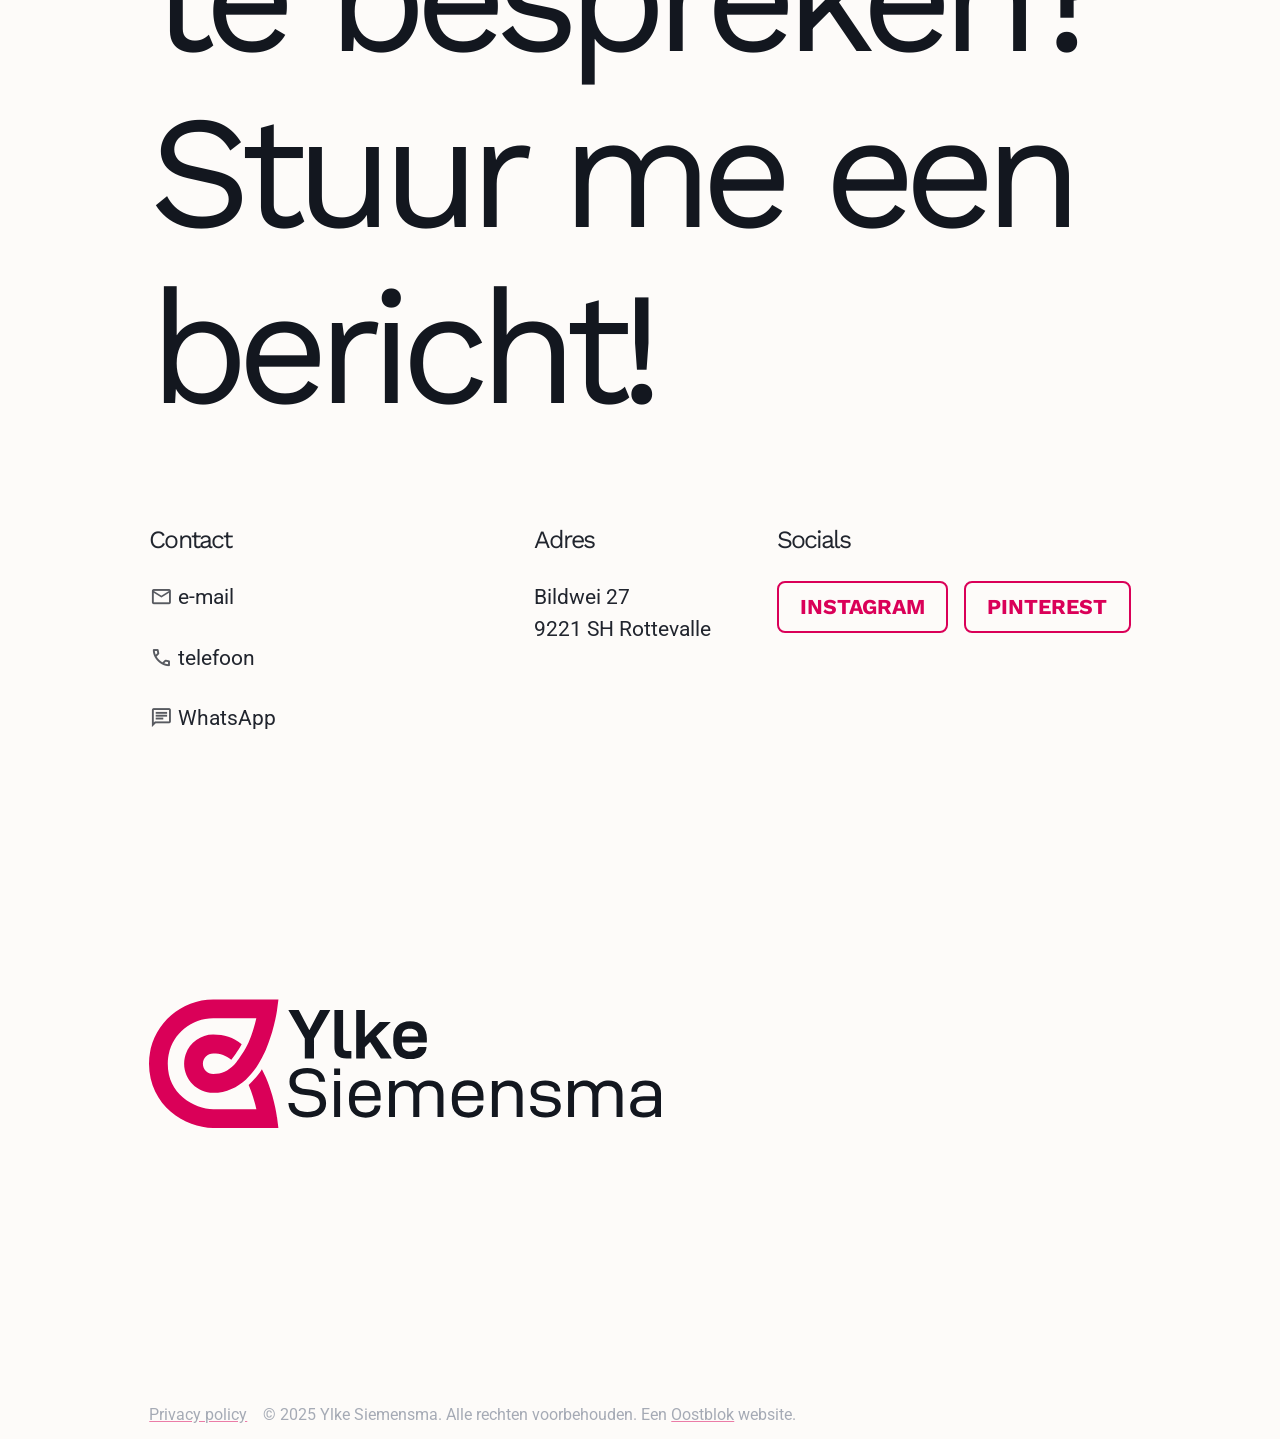
<file: werk/heemwei/index.html>
<!DOCTYPE html>
<html lang="en">
  <head>  <title>Heemwei - Ylke Siemensma</title>
  <meta charset="UTF-8"/>
  <meta name="viewport" content="width=device-width, initial-scale=1.0"/>
  <meta http-equiv="X-UA-Compatible" content="ie=edge" />
  <link rel="canonical" href="https://ylke.nl/werk/heemwei/" />
  <meta property="og:site_name" content="Ylke Siemensma" />
  <meta property="og:title" content="Heemwei - Ylke Siemensma" />
  <meta property="og:type" content="website" />
  <meta property="og:url" content="https://ylke.nl/werk/heemwei/" />
  <meta name="twitter:card" content="summary_large_image" />
  <meta property="og:image" content="https://ylke.nl/images/werk/heemwei/poster.webp" />
  <meta name="twitter:image" content="https://ylke.nl/images/werk/heemwei/poster.webp" />
  <meta property="og:image:alt" content="Page image for Ylke Siemensma" />
  <meta name="twitter:image:alt" content="Page image for Ylke Siemensma" />
  <meta name="description" content="Muzikaal locatietheater aan de rand van Leeuwarden" />
  <meta name="twitter:description" content="Muzikaal locatietheater aan de rand van Leeuwarden" />
  <meta property="og:description" content="Muzikaal locatietheater aan de rand van Leeuwarden" />
  <link rel="icon" href="/images/meta/favicon.svg" type="image/svg+xml" />  <link rel="stylesheet" href="/css/style.css" rel="preconnect" />
  
  <link rel="stylesheet" href="/css/werk-item.css" fetchpriority="high" />
  <link rel="stylesheet" media="print" href="/fonts/fonts.css?ce4f-6e80-1b68" onload="this.media='all'" />
  
  <link rel="stylesheet" rel="preconnect" href="https://fonts.googleapis.com/css2?family=Material+Symbols+Outlined:opsz,wght,FILL,GRAD@20..48,400,1,0" />
  </head>
  <body class="font-base">
    <div class="site-wrap">
      <a class="[ skip-link ] [ button ]" href="#main-content">Skip to content</a>
      <header role="banner" class="site-head">
        <div style="padding-inline: var(--flow-space, 2rem)">
          <div class="inner">
            <a href="/" aria-label="Ylke Siemensma - home" class="brand">
               <svg aria-hidden="true" focusable="false" width="480" height="138" style="max-width: 100%" viewBox="0 0 480.00002 138.00001" version="1.1" id="brand-svg" xmlns="http://www.w3.org/2000/svg" xmlns:svg="http://www.w3.org/2000/svg">
               <defs id="defs1" />
               <g id="logo">
                  <path id="icon" style="paint-order:stroke fill markers" d="m 68.061689,57.126076 c -5.989579,0.004 -10.935859,4.740114 -10.935859,10.931948 0,6.155023 4.777495,10.931987 10.932494,10.931987 9.017102,0 15.840353,-3.37277 21.998484,-9.530917 1.676619,-1.676619 11.151262,-14.037275 15.448642,-23.966115 4.01903,-9.285695 6.63431,-18.608201 8.25826,-25.591491 h -45.705378 -1.3e-4 c -26.714471,0 -48.156947,21.441974 -48.156947,48.156536 0,16.26855 6.671646,27.728662 16.147473,35.839806 9.475823,8.11111 22.060418,12.31677 32.009474,12.31677 h 45.754168 c -1.59539,-6.98313 -4.17678,-16.311807 -8.17974,-25.609483 4.69472,-4.55942 9.81913,-9.777325 14.02314,-16.790032 1.56499,2.961207 2.97831,5.95195 4.25634,8.920433 9.16792,21.294292 11.79063,42.150732 11.79063,42.150732 l 1.45546,11.2298 h -69.099868 c -15.188269,0 -31.657567,-5.72037 -44.951008,-17.09935 -13.2934448,-11.37894 -23.107324,-28.972683 -23.107324,-50.958676 0,-37.469849 30.588614,-68.058024 68.058332,-68.058024 h 69.151468 l -1.51323,11.27412 c 0,0 -2.71766,20.845644 -11.92749,42.124361 -2.10341,4.859838 -4.56979,9.777246 -7.46294,14.528312 -4.20401,7.012707 -8.76968,12.217367 -13.4644,16.776826 -8.902557,8.233519 -20.768729,14.187841 -34.783538,14.187841 -16.910983,0 -30.833887,-13.922414 -30.833887,-30.833436 0,-17.041225 14.051066,-30.824857 30.828276,-30.833437 h 0.0028 0.0028 c 11.322935,0 20.48424,3.073617 29.41067,9.616362 l 0.632437,0.463557 c -3.818531,7.611528 -8.402026,13.811586 -10.904915,16.575769 -5.592899,-4.687606 -11.18316,-6.753369 -19.13484,-6.754199 z" />
                  <path id="wordmark" style="paint-order:fill markers stroke" d="m 213.02891,77.904424 38.75392,-67.334615 h -24.511 l -25.17349,48.048633 -25.17348,-48.048633 h -24.51103 l 38.91954,67.500838 v 47.217363 h 21.69554 z m 55.31546,40.566996 c 4.63719,4.65522 11.92426,6.81659 21.69557,6.81659 h 11.42742 v -17.78962 h -7.78388 c -4.4716,0 -7.61829,-0.83131 -9.27447,-2.4939 -1.65613,-1.66258 -2.4842,-4.65522 -2.4842,-8.97792 v -85.456761 h -20.53629 v 86.786819 c 0,9.476712 2.31861,16.459562 6.95585,21.114792 z m 77.34205,-31.921598 25.50471,38.738188 h 26.00159 l -37.09779,-52.703858 34.61353,-33.750439 h -26.3328 l -34.94476,36.576817 v -64.840721 h -20.53629 v 114.718201 h 20.53629 v -26.767586 z m 75.189,-12.968137 c 0.66248,-12.303087 7.12148,-18.620933 19.37696,-18.620933 5.79652,0 10.43379,1.496321 13.91166,4.489001 3.47794,2.992641 5.29967,7.31534 5.29967,12.968136 v 1.163796 h -30.93153 z m 7.65676,14.131972 h 51.46782 v -9.975495 c 0,-12.968176 -3.64353,-22.943672 -10.59938,-29.926487 -7.12144,-6.982855 -16.89272,-10.474282 -29.14824,-10.474282 -12.42111,0 -22.19239,3.657689 -29.1482,10.640544 -7.12148,6.982815 -10.59938,17.124573 -10.59938,30.258972 v 7.481641 c 0,13.466923 3.4779,23.60868 10.76493,30.59154 7.28707,6.98281 17.22398,10.47424 29.97635,10.47424 11.09623,0 20.03944,-2.49386 26.82962,-7.4816 6.79026,-4.98775 10.43379,-11.80434 11.09623,-20.117257 v -0.997573 h -20.03944 l -0.16559,0.498787 c -0.49685,3.325163 -2.31862,5.819063 -5.29967,7.481643 -2.98106,1.82884 -6.95585,2.66011 -11.59308,2.66011 -14.24288,0 -21.19873,-6.81659 -21.19873,-20.782258 v -0.332525 z" />
               </g>
               </svg>
            </a>
            <nav class="[ nav ] [ font-sans ]" aria-label="Primary">
              <ul class="nav__list text-400 md:text-500">
                <li>
                  <a href="/" >Home</a>
                </li>
                <li>
                  <a href="/werk"  data-state="active">Projecten</a>
                </li>
                <li>
                  <a href="#contact" >Contact</a>
                </li>
              </ul>
            </nav>
          </div>
        </div>
      </header>
      <main tabindex="-1" id="main-content">

<section class="work-item">
  <header class="hero">
    <div class="[ hero__inner ][ bg-light-glare ] ">
      <div class="[ hero__content ] [ wrapper ] [ flow flow-space-800 ][ text-400 ]">
        <h1 class="[ headline ] [ measure-compact ]" data-highlight="quinary">
          Heemwei
        </h1>
        <p class="measure-short">Muzikaal locatietheater aan de rand van Leeuwarden</p>
        <p class="">
          <span class="material-symbols-outlined">corporate_fare</span>
          <a href="https://www.firmadraaijerendevries.nl/project/heemwei" target="_blank">Firma Draaijer en De Vries</a> 
          &middot; Leeuwarden &middot; 2025
        </p>
        <p><span class="material-symbols-outlined">style</span> theater &middot; kostuums &middot; rekwisieten</p>
        <blockquote>
<p>Heemwei vormt het slotstuk van het tweejarige project Taste of Fryslân, waarin Firma Draaijer&amp;DeVries onderzoekt wie ‘de Fries’ anno 2025 is. Na Afhaalverhalen (2024) en Festivaria (juli 2025) vormt Heemwei de grote muzikale finale. De voorstelling wordt in september 2025 elf keer gespeeld voor in totaal drieduizend bezoekers. Het stuk wordt muzikaal omlijst door o.a. een groot, meertalig projectkoor.</p>
</blockquote>
<p><strong class="text-400">Crew</strong></p>
<ul class="text-400">
<li>Concept &amp; regie: Eline de Vries, Romke Gabe Draaijer</li>
<li>Tekst: Peter Sijbenga</li>
<li>Dramaturgie: Rinke Brans</li>
<li>Koordirigent: Marcin Rachula</li>
<li>Decorontwerp: Douwe Hibma</li>
<li>Assistent kostuums: Oksana Kabanska en Aniek Hoekstra</li>
<li>Scènefoto's: Lucas Kemper</li>
</ul>

      </div>
    </div>
    
    <img
      src="/images/werk/heemwei/poster.webp"
      alt="Heemwei poster image"
      fetchpriority="high"
      class="hero__image"
    />
  </header>

  <article class="panel bg-light-glare" style="padding: 0;">
    <article class="[ gallery large ] [ flow flow-space-400 ]">
        <figure class="[ gallery__item ] [ flow ]">
          <div class="[ gallery__media ] [ frame ]">
            <img src="/images/werk/heemwei/heemwei-gallery-01.webp" 
                 alt=""
                 class="" />
          </div>
        </figure>
        <figure class="[ gallery__item ] [ flow ]">
          <div class="[ gallery__media ] [ frame ]">
            <img src="/images/werk/heemwei/heemwei-gallery-02.webp" 
                 alt=""
                 class="" />
          </div>
        </figure>
        <figure class="[ gallery__item ] [ flow ]">
          <div class="[ gallery__media ] [ frame ]">
            <img src="/images/werk/heemwei/heemwei-gallery-03.webp" 
                 alt=""
                 class="" />
          </div>
        </figure>
        <figure class="[ gallery__item ] [ flow ]">
          <div class="[ gallery__media ] [ frame ]">
            <img src="/images/werk/heemwei/heemwei-gallery-04.webp" 
                 alt=""
                 class="" />
          </div>
        </figure>
        <figure class="[ gallery__item ] [ flow ]">
          <div class="[ gallery__media ] [ frame ]">
            <img src="/images/werk/heemwei/heemwei-gallery-05.webp" 
                 alt=""
                 class="" />
          </div>
        </figure>
        <figure class="[ gallery__item ] [ flow ]">
          <div class="[ gallery__media ] [ frame ]">
            <img src="/images/werk/heemwei/heemwei-gallery-06.webp" 
                 alt=""
                 class="" />
          </div>
        </figure>
        <figure class="[ gallery__item ] [ flow ]">
          <div class="[ gallery__media ] [ frame ]">
            <img src="/images/werk/heemwei/heemwei-gallery-07.webp" 
                 alt=""
                 class="" />
          </div>
        </figure>
        <figure class="[ gallery__item ] [ flow ]">
          <div class="[ gallery__media ] [ frame ]">
            <img src="/images/werk/heemwei/heemwei-gallery-08.webp" 
                 alt=""
                 class="" />
          </div>
        </figure>
        <figure class="[ gallery__item ] [ flow ]">
          <div class="[ gallery__media ] [ frame ]">
            <img src="/images/werk/heemwei/heemwei-gallery-09.webp" 
                 alt=""
                 class="" />
          </div>
        </figure>
        <figure class="[ gallery__item ] [ flow ]">
          <div class="[ gallery__media ] [ frame ]">
            <img src="/images/werk/heemwei/heemwei-gallery-10.webp" 
                 alt=""
                 class="" />
          </div>
        </figure>
    </article>
  </article>



  <article class="[ panel related-werk ][ bg-dark-shade color-light-glare ]">
<div class="wrapper flow">
  <h2 class="color-light-glare weight-normal md:text-800">Meer projecten</h2>
  <div class="related-projects flex row" style="margin-top: var(--flow-space)">
  
  

  
              <details class="bg-secondary-shade" name="accordion"  open >
                <summary>
                  <span class="text-600 weight-bold color-light-glare">Beckett vs Pinter</span>
                  <figure>
                    <img loading="lazy" src="/images/werk/beckett-vs-pinter/poster.webp" alt="Beckett vs Pinter poster" />
                    <figcaption class="color-light-glare">
                      <span>kostuums, decor  &middot; 2025</span>
                  </figcaption>
                  </figure>
                </summary>
              	<div class="details-content-wrapper">
                  <a href="/werk/beckett-vs-pinter/" class="tag tag--theater" title="Bekijk project">Bekijk project</a>
                </div>
              </details>
  

  

  

  
              <details class="bg-secondary-shade" name="accordion" >
                <summary>
                  <span class="text-600 weight-bold color-light-glare">Rottevalle</span>
                  <figure>
                    <img loading="lazy" src="/images/werk/rottevalle/poster.webp" alt="Rottevalle poster" />
                    <figcaption class="color-light-glare">
                      <span>kostuums, decor  &middot; 2023</span>
                  </figcaption>
                  </figure>
                </summary>
              	<div class="details-content-wrapper">
                  <a href="/werk/rottevalle/" class="tag tag--theater" title="Bekijk project">Bekijk project</a>
                </div>
              </details>
  

  

  

  

  
              <details class="bg-secondary-shade" name="accordion" >
                <summary>
                  <span class="text-600 weight-bold color-light-glare">Last Supper</span>
                  <figure>
                    <img loading="lazy" src="/images/werk/last-supper/poster.webp" alt="Last Supper poster" />
                    <figcaption class="color-light-glare">
                      <span>kostuums, regieassistentie  &middot; 2025</span>
                  </figcaption>
                  </figure>
                </summary>
              	<div class="details-content-wrapper">
                  <a href="/werk/last-supper/" class="tag tag--kostuums" title="Bekijk project">Bekijk project</a>
                </div>
              </details>
  

  

  
              <details class="bg-secondary-shade" name="accordion" >
                <summary>
                  <span class="text-600 weight-bold color-light-glare">Floed</span>
                  <figure>
                    <img loading="lazy" src="/images/werk/floed/poster.webp" alt="Floed poster" />
                    <figcaption class="color-light-glare">
                      <span>kostuums, ontwerp  &middot; 2023</span>
                  </figcaption>
                  </figure>
                </summary>
              	<div class="details-content-wrapper">
                  <a href="/werk/floed/" class="tag tag--theater" title="Bekijk project">Bekijk project</a>
                </div>
              </details>
  

  

  

  

  

  

  

  

  

  

  

  
  </div>
</div>  </article>

</section>

      </main>

      <footer role="contentinfo" class="[ site-foot ][ flow ][ bg-light-glare ]">
        <a id="contact"></a>


<article class="[ cta ]">
  <div class="wrapper">
    <div class="[ cta__inner ] [ flow ]">
      <h2 class="[ cta__heading ] [ headline text-800 md:text-major lg:text-jumbo weight-normal color-dark-shade ]" data-highlight="secondary">Zin om ideeën te bespreken? Stuur me een bericht!</h2>

    </div>
  </div>
</article>        <div class="wrapper flow flow-space-major">
          <ul style="gap: var(--flow-space);" class="flex row wrap space-between flow-space-600">
            <li style="display: block; flex-basis: 20rem;" class="flow">
              <h3>Contact</h3>
              <div class="flow" style="flex-direction: column;">
                <p><span class="material-symbols-outlined">mail</span> <a target="_blank" href="mailto:">e-mail</a></p>
                <p><span class="material-symbols-outlined">call</span> <a target="_blank" href="tel:">telefoon</a></p>
                <p><span class="material-symbols-outlined">chat</span> <a target="_blank" href="whatsapp:">WhatsApp</a></p>
              </div>
            </li>
            
            <li class="flow">
              <h3>Adres</h3>
              <a href="#googleMaps">Bildwei 27<br>9221 SH Rottevalle</a>
            </li>
            
            <li class="flow">
              <h3>Socials</h3>
              <span style="gap: 1rem;" class="flex row wrap">
                <a href="https://instagram.com/ylkesiemensma" class="button" data-variant="ghost" target="_blank">Instagram</a>
                <a href="https://pinterest.com/ylkewsiemensma" class="button" data-variant="ghost" target="_blank">Pinterest</a>
              </span>
            </li>
          </ul>
<svg
   width="1920.000"
   height="481.55005"
   viewBox="0 0 1920.000 482"
   style="max-width: 100%"
   version="1.1"
   id="brand-expanded"
   xmlns="http://www.w3.org/2000/svg"
   xmlns:svg="http://www.w3.org/2000/svg">
  <defs
     id="defs2" />
  <g
     id="logo-large">
    <path
       style="paint-order:stroke fill markers"
       d="m 240.78805,202.09998 c -21.18985,0.014 -38.68874,16.76966 -38.68874,38.67505 0,21.77519 16.90179,38.67506 38.67685,38.67506 31.90059,0 56.03992,-11.93214 77.826,-33.7184 5.93158,-5.93154 39.45091,-49.66094 54.65407,-84.78706 14.2185,-32.85094 23.47083,-65.831923 29.21601,-90.53743 h -161.69599 -5.2e-4 c -94.51032,0 -170.369252,75.85728 -170.369252,170.36783 0,57.55466 23.602927,98.09819 57.126502,126.79367 33.5234,28.69549 78.0451,43.57417 113.24275,43.57417 h 161.86869 c -5.64423,-24.70491 -14.77649,-57.70773 -28.93817,-90.60095 16.60894,-16.13036 34.73792,-34.5901 49.61095,-59.39967 5.5365,10.47612 10.53658,21.05678 15.05797,31.55865 32.4343,75.33475 41.71289,149.12047 41.71289,149.12047 l 5.14904,39.72869 h -244.46085 c -53.73301,0 -111.99795,-20.23755 -159.027289,-60.49389 -47.029511,-40.25631 -81.748961,-102.49939 -81.748961,-180.28114 0,-132.56055 108.2162,-240.77503 240.77625,-240.77503 h 244.64343 l -5.35356,39.885433 c 0,0 -9.61446,73.747557 -42.1969,149.027207 -7.44138,17.19302 -16.16693,34.58987 -26.40236,51.39807 -14.87286,24.80955 -31.02521,43.22254 -47.63417,59.35293 -31.49544,29.12852 -73.47548,50.19362 -123.05696,50.19362 -59.82756,0 -109.08386,-49.25455 -109.08386,-109.08223 0,-60.28837 49.70976,-109.05195 109.06399,-109.08223 h 0.0139 0.0139 c 41.22611,0 74.85203,10.84955 106.76547,36.13482 -15.66576,27.58442 -34.63522,53.74411 -39.05842,58.1674 -19.78666,-16.58375 -39.56376,-23.89198 -67.69518,-23.89504 z"
       id="path6-3" />
    <path
       d="m 619.85605,145.6528 61.56282,-106.551039 h -38.93717 l -39.98952,76.032719 -39.98953,-76.032719 h -38.93717 l 61.82591,106.814129 v 74.71727 h 34.46466 z m 87.87167,64.19371 c 7.36649,7.3665 18.94241,10.78665 34.46466,10.78665 h 18.15314 v -28.15052 h -12.36519 c -7.1034,0 -12.10209,-1.31544 -14.73298,-3.94633 -2.63089,-2.63089 -3.94633,-7.36649 -3.94633,-14.20681 v -135.227739 h -32.62304 v 137.332449 c 0,14.99608 3.68325,26.04581 11.04974,33.4123 z m 122.86227,-50.51308 40.5157,61.29973 h 41.30498 l -58.93194,-83.39921 54.9856,-53.407061 h -41.83115 l -55.51177,57.879581 v -102.604709 h -32.62304 v 181.531399 h 32.62304 v -42.35732 z m 119.44206,1.84162 h 93.92275 v -15.78534 c 0,-20.52094 -5.7879,-36.30628 -16.8377,-47.356016 -11.3128,-11.049737 -26.8351,-16.574606 -46.30364,-16.574606 -19.73168,0 -35.25393,5.787958 -46.30366,16.837695 -11.31283,11.049737 -16.8377,27.098167 -16.8377,47.882197 v 11.839 c 0,21.31021 5.52487,37.35864 17.10079,48.40838 11.57591,11.04974 27.36125,16.5746 47.6191,16.5746 17.62701,0 31.83381,-3.94633 42.62041,-11.839 10.7867,-7.89267 16.5746,-18.67932 17.627,-31.83377 v -1.57853 h -31.8338 l -0.2631,0.78927 c -0.7893,5.26177 -3.6832,9.20811 -8.4188,11.839 -4.73564,2.89398 -11.04977,4.20942 -18.41626,4.20942 -22.62566,0 -33.67539,-10.78665 -33.67539,-32.88612 z m 0,-22.36256 c 1.05235,-19.46859 11.31282,-29.46597 30.78141,-29.46597 9.20811,0 16.5746,2.3678 22.09944,7.1034 5.5249,4.73561 8.4189,11.57592 8.4189,20.52094 v 1.84163 z"
       id="text3"
       style="font-weight:bold;font-stretch:expanded;font-size:263.089px;line-height:1em;font-family:'D-DIN Exp';-inkscape-font-specification:'D-DIN Exp Bold Expanded';letter-spacing:0px;white-space:pre;stroke-width:2.91457;stroke-linecap:square;stroke-miterlimit:10;paint-order:fill markers stroke"
       transform="scale(0.99806375,1.00194)"
       />
    <path
       style="font-stretch:expanded;font-size:263.089px;line-height:1em;font-family:'D-DIN Exp';-inkscape-font-specification:'D-DIN Exp Expanded';letter-spacing:0px;white-space:pre;stroke-width:2.91457;stroke-linecap:square;stroke-miterlimit:10;paint-order:fill markers stroke"
       d="m 543.29753,427.70308 c 11.839,9.20812 28.6767,13.68063 50.51308,13.68063 22.36257,0 39.98953,-4.47251 52.6178,-13.94372 12.62827,-9.20811 18.94241,-22.36256 18.94241,-39.46335 0,-28.41361 -17.89005,-45.2513 -53.67015,-49.9869 l -25.51964,-2.89398 c -12.10209,-1.57854 -21.04712,-4.7356 -26.83507,-9.47121 -5.78796,-4.7356 -8.41885,-11.31282 -8.41885,-19.73167 0,-9.4712 3.68324,-16.8377 11.04974,-22.09947 7.36649,-4.9987 18.15314,-7.62959 32.62303,-7.62959 14.20681,0 24.73037,2.63089 32.09686,7.89267 7.1034,5.26178 11.04974,12.89136 12.10209,23.41492 h 23.15183 c -1.84162,-16.83769 -8.41885,-29.72905 -19.99476,-38.41099 -11.57592,-8.68193 -27.36126,-13.15445 -47.35602,-13.15445 -20.78403,0 -37.09555,4.7356 -48.93455,13.68063 -12.10209,8.94503 -17.89005,21.5733 -17.89005,37.88481 0,28.15053 17.62696,44.46204 52.88088,48.67147 l 24.46728,2.89398 c 12.36518,1.57853 21.5733,4.7356 27.62434,9.4712 5.78796,4.99869 8.94503,12.10209 8.94503,21.04712 0,21.04712 -15.78534,31.30759 -46.82984,31.30759 -15.25916,0 -26.83508,-2.63089 -34.72775,-7.89267 -7.89267,-5.26178 -12.36518,-13.68063 -13.41754,-25.51963 h -23.15183 c 1.05236,17.89005 7.62958,31.30759 19.73168,40.25261 z m 152.32854,-169.16622 v 24.20419 h 22.36257 v -24.20419 z m 0,46.56675 v 134.70157 h 22.36257 v -134.70157 z m 78.13723,72.87565 h 96.55366 v -15.78534 c 0,-19.20549 -5.26178,-33.93848 -15.78534,-44.19895 -10.52356,-10.26047 -24.99345,-15.52225 -43.40968,-15.52225 -18.94241,0 -33.41231,5.78796 -43.93587,16.8377 -10.52355,11.04974 -15.78533,27.09816 -15.78533,47.61911 v 10.78664 c 0,21.04712 5.52486,37.09555 16.5746,48.14529 11.04974,11.04974 26.3089,16.31152 46.04057,16.31152 11.04974,0 20.78404,-1.84163 29.20288,-5.78796 8.41885,-3.94634 14.73299,-9.20812 19.2055,-16.04843 4.47251,-6.84031 6.84031,-14.46989 7.1034,-22.88874 v -1.05236 h -22.09947 v 0.78927 c -0.26309,7.36649 -3.15707,13.68063 -8.94503,18.41623 -5.78796,4.7356 -13.68063,7.1034 -23.9411,7.1034 -27.36125,0 -40.77879,-14.46989 -40.77879,-43.67277 z m 10.52356,-46.04057 c 6.31413,-6.31414 15.25916,-9.73429 26.83508,-9.73429 11.57591,0 20.78403,3.15707 27.09816,9.20811 6.31414,6.05105 9.73429,15.25916 9.73429,27.36126 v 2.3678 h -74.19109 c 0.52618,-13.15445 4.20942,-22.88874 10.52356,-29.20288 z m 117.60057,-26.83508 v 134.70157 h 22.36256 v -78.9267 c 0,-11.57592 3.15707,-20.52094 9.99739,-27.36126 6.84031,-6.57722 15.78533,-9.99738 27.09816,-9.99738 9.99738,0 17.62696,2.89398 23.15183,8.68194 5.52487,5.78796 8.41885,14.46989 8.41885,25.51963 v 82.08377 h 22.62568 v -81.2945 c 0,-11.04974 2.894,-19.73168 9.2081,-25.78272 6.051,-6.05105 14.733,-9.20812 26.3089,-9.20812 10.5235,0 18.6793,2.89398 24.4673,8.68194 5.5248,5.78796 8.4188,14.46989 8.4188,25.78272 v 81.82068 h 22.3626 v -84.71466 c 0,-16.31152 -4.4725,-28.93979 -13.4176,-37.88481 -8.945,-8.94503 -21.3102,-13.68063 -37.6217,-13.68063 -10.5235,0 -19.7317,1.84162 -27.3612,5.26178 -7.6296,3.68324 -14.2068,8.94502 -19.7317,16.31152 -4.2094,-6.84032 -9.9974,-12.1021 -17.1008,-15.78534 -7.36649,-3.68325 -15.52225,-5.78796 -24.46728,-5.78796 -8.94502,0 -17.10078,1.84162 -24.46727,4.99869 -7.3665,3.42016 -13.41754,8.41885 -18.15315,14.73298 v -18.15314 z m 258.35357,72.87565 h 96.5537 v -15.78534 c 0,-19.20549 -5.2618,-33.93848 -15.7854,-44.19895 -10.5235,-10.26047 -24.9934,-15.52225 -43.4097,-15.52225 -18.9424,0 -33.4123,5.78796 -43.9358,16.8377 -10.5236,11.04974 -15.7854,27.09816 -15.7854,47.61911 v 10.78664 c 0,21.04712 5.5249,37.09555 16.5746,48.14529 11.0498,11.04974 26.3089,16.31152 46.0406,16.31152 11.0498,0 20.7841,-1.84163 29.2029,-5.78796 8.4188,-3.94634 14.733,-9.20812 19.2055,-16.04843 4.4725,-6.84031 6.8403,-14.46989 7.1034,-22.88874 v -1.05236 h -22.0995 v 0.78927 c -0.2631,7.36649 -3.157,13.68063 -8.945,18.41623 -5.788,4.7356 -13.6806,7.1034 -23.9411,7.1034 -27.3613,0 -40.7788,-14.46989 -40.7788,-43.67277 z m 10.5236,-46.04057 c 6.3141,-6.31414 15.2591,-9.73429 26.835,-9.73429 11.576,0 20.7841,3.15707 27.0982,9.20811 6.3141,6.05105 9.7343,15.25916 9.7343,27.36126 v 2.3678 h -74.1911 c 0.5262,-13.15445 4.2094,-22.88874 10.5236,-29.20288 z m 117.6005,-26.83508 v 134.70157 h 22.3626 v -78.9267 c 0,-11.57592 3.1571,-20.52094 9.9974,-27.36126 6.8403,-6.57722 15.7853,-9.99738 27.0981,-9.99738 10.7867,0 18.9424,2.89398 24.7304,8.68194 5.788,5.78796 8.6819,14.46989 8.6819,25.78272 v 81.82068 h 22.3626 v -84.71466 c 0,-16.04843 -4.4725,-28.6767 -13.1545,-37.88481 -8.945,-8.94503 -21.3102,-13.68063 -37.0955,-13.68063 -9.2081,0 -17.3639,1.84162 -24.7304,4.99869 -7.3665,3.42016 -13.4175,8.41885 -18.1531,14.73298 v -18.15314 z m 158.643,125.23036 c 9.9974,7.36649 23.9411,11.04974 41.8311,11.04974 17.8901,0 32.0969,-3.42016 42.6205,-10.78665 10.5235,-7.36649 15.7853,-17.62696 15.7853,-30.78141 0,-10.78665 -3.6833,-19.2055 -11.0497,-25.25654 -7.3665,-5.78796 -18.4163,-9.7343 -33.4123,-11.57592 l -20.521,-2.63089 c -9.9974,-1.05235 -16.8377,-2.89398 -20.784,-5.78796 -4.2094,-2.89398 -6.0511,-7.1034 -6.0511,-12.89136 0,-6.31413 2.6309,-11.31282 8.4189,-14.99607 5.5249,-3.42016 13.9437,-5.26178 25.2565,-5.26178 11.0498,0 19.4686,2.10471 25.5197,5.78796 6.051,3.68324 9.2081,9.20811 9.2081,16.31152 v 0.78926 h 21.3102 v -1.05235 c 0,-12.1021 -4.9987,-21.83639 -14.9961,-29.20288 -9.9974,-7.1034 -23.9411,-10.78665 -41.305,-10.78665 -16.8377,0 -30.2552,3.68325 -39.9895,10.78665 -9.9974,7.1034 -14.733,16.83769 -14.733,29.20288 0,10.78665 3.4202,19.20549 10.5236,24.99345 6.8403,5.78796 17.89,9.73429 32.8861,11.31283 l 19.2055,2.3678 c 9.9974,1.05235 17.3639,3.15707 22.0995,6.05104 4.7356,3.15707 7.1034,7.3665 7.1034,13.15445 0,7.10341 -3.4202,12.36519 -9.7343,16.04843 -6.3141,3.68325 -15.2592,5.52487 -26.3089,5.52487 -12.6283,0 -21.8364,-2.10471 -27.6243,-6.31413 -6.0511,-4.20943 -8.9451,-9.7343 -8.9451,-17.10079 v -0.52618 h -21.3102 v 0.78927 c 0,13.15445 4.9987,23.41492 14.9961,30.78141 z m 127.5982,-125.23036 v 134.70157 h 22.3625 v -78.9267 c 0,-11.57592 3.1571,-20.52094 9.9974,-27.36126 6.8403,-6.57722 15.7854,-9.99738 27.0982,-9.99738 9.9974,0 17.6269,2.89398 23.1518,8.68194 5.5249,5.78796 8.4189,14.46989 8.4189,25.51963 v 82.08377 h 22.6256 v -81.2945 c 0,-11.04974 2.894,-19.73168 9.2081,-25.78272 6.0511,-6.05105 14.733,-9.20812 26.3089,-9.20812 10.5236,0 18.6793,2.89398 24.4673,8.68194 5.5249,5.78796 8.4189,14.46989 8.4189,25.78272 v 81.82068 h 22.3625 v -84.71466 c 0,-16.31152 -4.4725,-28.93979 -13.4175,-37.88481 -8.945,-8.94503 -21.3102,-13.68063 -37.6217,-13.68063 -10.5236,0 -19.7317,1.84162 -27.3613,5.26178 -7.6296,3.68324 -14.2068,8.94502 -19.7317,16.31152 -4.2094,-6.84032 -9.9974,-12.1021 -17.1008,-15.78534 -7.3665,-3.68325 -15.5222,-5.78796 -24.4672,-5.78796 -8.9451,0 -17.1008,1.84162 -24.4673,4.99869 -7.3665,3.42016 -13.4176,8.41885 -18.1532,14.73298 v -18.15314 z m 334.1232,10.78665 c -9.9974,-8.41885 -24.4673,-12.62827 -43.1466,-12.62827 -16.5746,0 -29.466,3.68325 -38.9372,11.04974 -9.4712,7.36649 -14.2068,17.10078 -14.2068,29.72905 v 0.78927 h 21.8364 v -0.78927 c 0,-6.84031 2.6309,-12.36518 7.8927,-16.31151 5.2618,-3.68325 13.1544,-5.78796 23.678,-5.78796 23.678,0 35.517,10.26047 35.517,30.51832 v 9.20812 h -41.8311 c -16.8377,0 -29.7291,3.42015 -38.411,10.26047 -8.9451,6.84031 -13.1545,16.31151 -13.1545,28.93979 0,13.15444 4.2094,23.41492 12.6283,30.25523 8.4188,6.84031 21.0471,10.26047 37.3586,10.26047 19.9948,0 34.4647,-5.52487 43.9359,-16.8377 v 15.25917 h 21.8364 v -87.87173 c 0,-15.78534 -4.9987,-27.62434 -14.9961,-36.04319 z m -16.8377,98.92146 c -6.3141,5.78796 -16.3115,8.41885 -29.466,8.41885 -11.0497,0 -19.2055,-1.84162 -24.4672,-5.52487 -5.2618,-3.68325 -7.8927,-9.20811 -7.8927,-17.10078 0,-7.3665 2.6309,-12.89136 7.8927,-16.57461 5.2617,-3.68325 13.6806,-5.52487 25.2565,-5.52487 h 38.1479 v 10.52356 c 0,11.57592 -3.1571,20.25785 -9.4712,25.78272 z"
       id="text32"
       transform="scale(0.99806375,1.00194)"
       />
  </g>
</svg>
          <p class="legal text-400">
            <a href="/#privacy">Privacy policy</a> &nbsp;&nbsp; 
            <span>&copy; 2025 Ylke Siemensma. Alle rechten voorbehouden.</span> 
            <span>Een <a href="https://oostblok.media">Oostblok</a> website.</span>
          </p>
        </div>
      </footer>
    </div>
    <script>

    /**
     * IntersectionObserver to toggle header theme based on content background
     */
    const header = document.querySelector('.site-head');
    const main = document.querySelector('#main-content');
    let darkElements = main.querySelectorAll('[class*="bg-dark"]');

    // Target direct children that have 'bg-dark' in their class list
    const darkSections = Array.from(darkElements).filter(child => 
      Array.from(child.classList).some(cls => cls.includes('bg-dark'))
    );

    const headerHeight = header.offsetHeight;

    const observerOptions = {
      root: null, // Viewport
      // Margin format: top, right, bottom, left
      // We set a negative bottom margin so the "intersection" area 
      // matches the height and position of the fixed header.
      rootMargin: `0px 0px -${window.innerHeight - headerHeight}px 0px`,
      threshold: 0
    };

    const observer = new IntersectionObserver((entries) => {
      entries.forEach(entry => {
        // If a dark section is intersecting with our 'header-sized' root area
        if (entry.isIntersecting) {
          header.classList.add('is-on-dark');
        } else {
          // Check if any other dark sections are still intersecting before removing
          const anyVisible = darkSections.some(section => {
              const rect = section.getBoundingClientRect();
              return rect.top < headerHeight && rect.bottom > 0;
          });
          if (!anyVisible) {
            header.classList.remove('is-on-dark');
          }
        }
      });
    }, observerOptions);

    darkSections.forEach(section => observer.observe(section));

      setTimeout(()=>{
        ['pointermove'].forEach(ev => {
          document.addEventListener(ev, () => {
            let mail = document.querySelector('a[href="mailto:"]');
            let phone = document.querySelector('a[href="tel:"]');
            let wapp = document.querySelector('a[href="whatsapp:"]')
            if(mail && phone) {
              mail.href = 'mailto:ylkewsiemensma@gmail.com';
              phone.href = 'tel:+31648497866';
              wapp.href = 'https://wa.me/+31648497866?text=Hey%20Ylke,%20ik%20zag%20je%20website'
              console.log('contact init ✅');
            }
          });
        }, 3000)
      });

      if (document.location.hostname == 'localhost') {
        let favicon = document.querySelector('[rel="icon"]');
        favicon.setAttribute('href', favicon.href.replace('.svg','-local.svg'));
      }


    </script>
  </body>
</html>
</file>
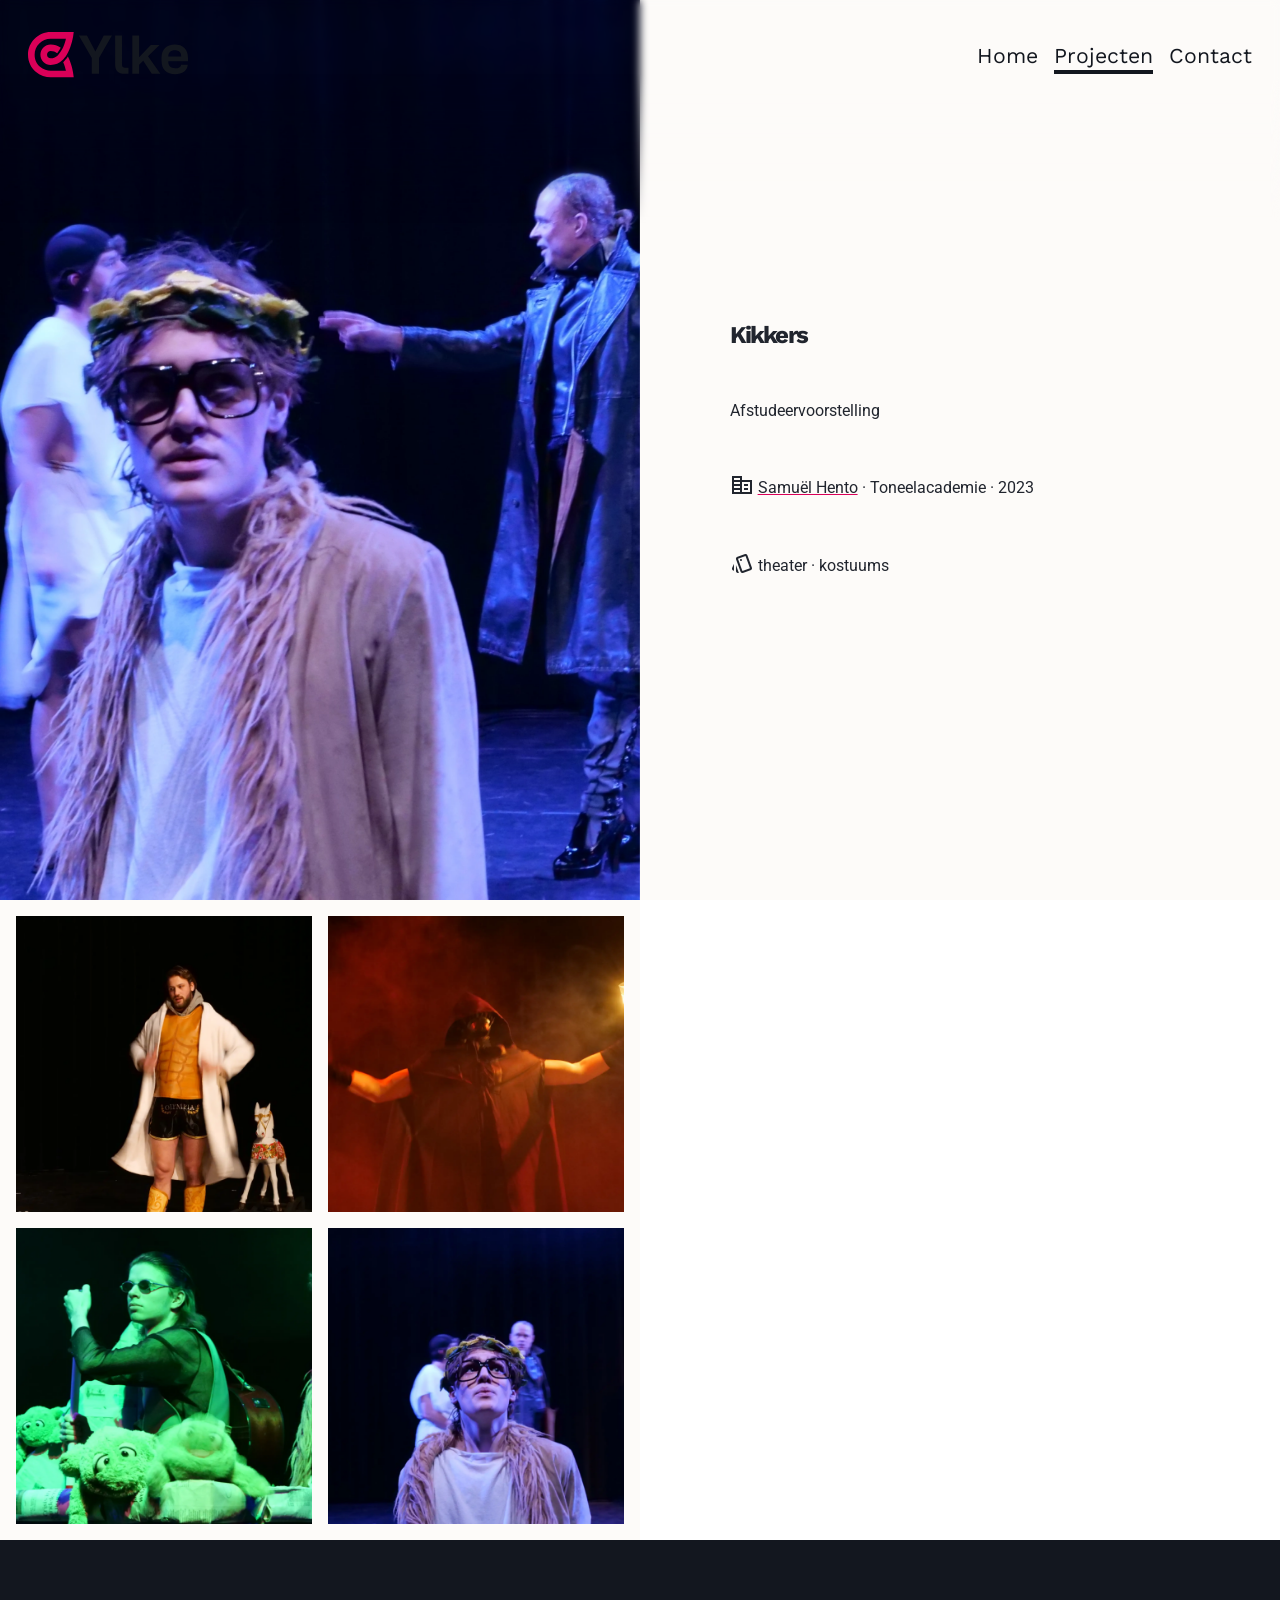
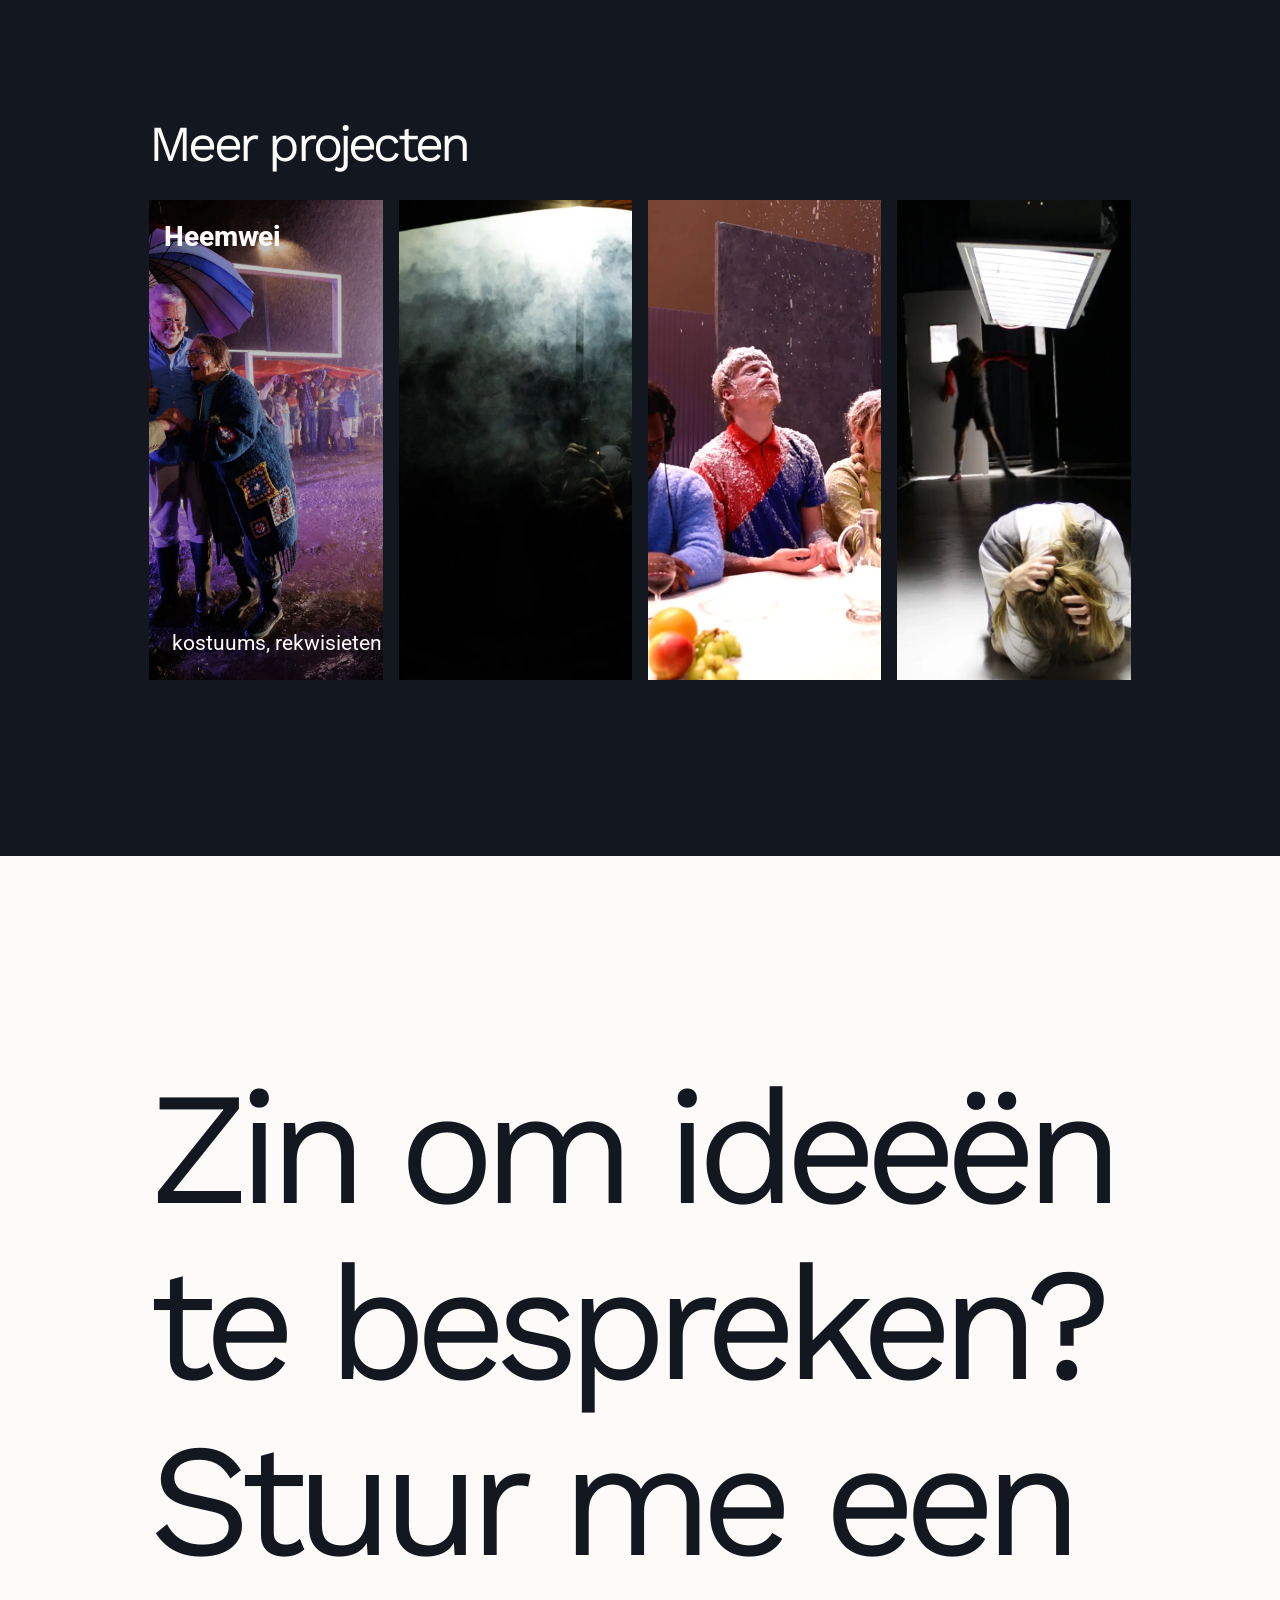
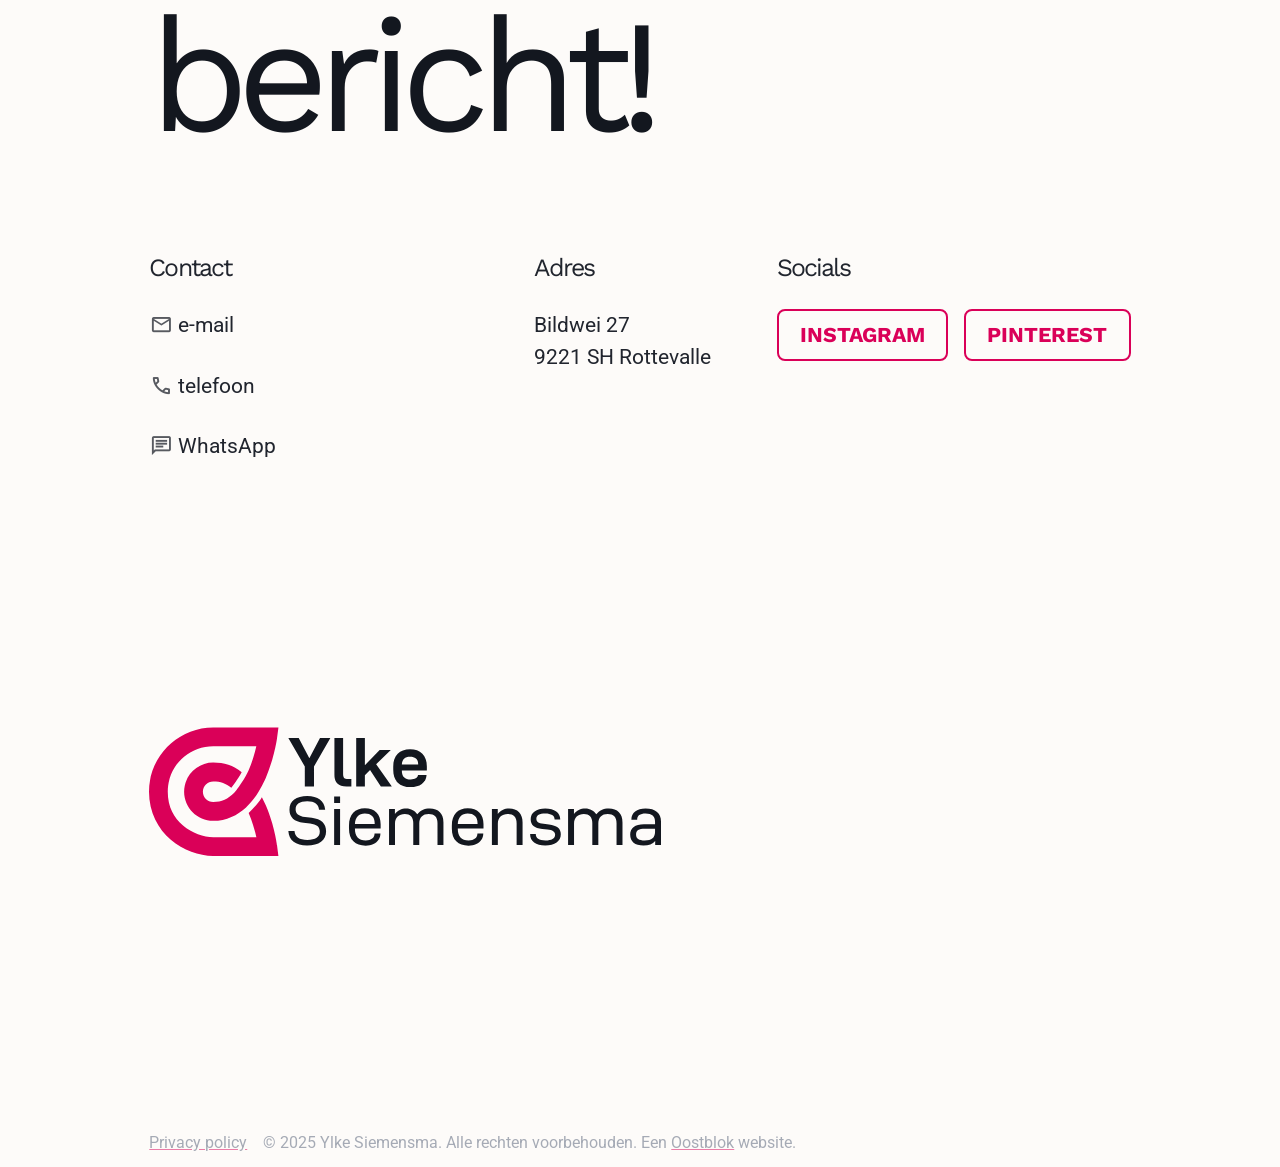
<file: werk/kikkers/index.html>
<!DOCTYPE html>
<html lang="en">
  <head>  <title>Kikkers - Ylke Siemensma</title>
  <meta charset="UTF-8"/>
  <meta name="viewport" content="width=device-width, initial-scale=1.0"/>
  <meta http-equiv="X-UA-Compatible" content="ie=edge" />
  <link rel="canonical" href="https://ylke.nl/werk/kikkers/" />
  <meta property="og:site_name" content="Ylke Siemensma" />
  <meta property="og:title" content="Kikkers - Ylke Siemensma" />
  <meta property="og:type" content="website" />
  <meta property="og:url" content="https://ylke.nl/werk/kikkers/" />
  <meta name="twitter:card" content="summary_large_image" />
  <meta property="og:image" content="https://ylke.nl/images/werk/kikkers/undefined" />
  <meta name="twitter:image" content="https://ylke.nl/images/werk/kikkers/undefined" />
  <meta property="og:image:alt" content="Page image for Ylke Siemensma" />
  <meta name="twitter:image:alt" content="Page image for Ylke Siemensma" />
  <meta name="description" content="Afstudeervoorstelling" />
  <meta name="twitter:description" content="Afstudeervoorstelling" />
  <meta property="og:description" content="Afstudeervoorstelling" />
  <link rel="icon" href="/images/meta/favicon.svg" type="image/svg+xml" />  <link rel="stylesheet" href="/css/style.css" rel="preconnect" />
  
  <link rel="stylesheet" href="/css/werk-item.css" fetchpriority="high" />
  <link rel="stylesheet" media="print" href="/fonts/fonts.css?9156-d39b-7951" onload="this.media='all'" />
  
  <link rel="stylesheet" rel="preconnect" href="https://fonts.googleapis.com/css2?family=Material+Symbols+Outlined:opsz,wght,FILL,GRAD@20..48,400,1,0" />
  </head>
  <body class="font-base">
    <div class="site-wrap">
      <a class="[ skip-link ] [ button ]" href="#main-content">Skip to content</a>
      <header role="banner" class="site-head">
        <div style="padding-inline: var(--flow-space, 2rem)">
          <div class="inner">
            <a href="/" aria-label="Ylke Siemensma - home" class="brand">
               <svg aria-hidden="true" focusable="false" width="480" height="138" style="max-width: 100%" viewBox="0 0 480.00002 138.00001" version="1.1" id="brand-svg" xmlns="http://www.w3.org/2000/svg" xmlns:svg="http://www.w3.org/2000/svg">
               <defs id="defs1" />
               <g id="logo">
                  <path id="icon" style="paint-order:stroke fill markers" d="m 68.061689,57.126076 c -5.989579,0.004 -10.935859,4.740114 -10.935859,10.931948 0,6.155023 4.777495,10.931987 10.932494,10.931987 9.017102,0 15.840353,-3.37277 21.998484,-9.530917 1.676619,-1.676619 11.151262,-14.037275 15.448642,-23.966115 4.01903,-9.285695 6.63431,-18.608201 8.25826,-25.591491 h -45.705378 -1.3e-4 c -26.714471,0 -48.156947,21.441974 -48.156947,48.156536 0,16.26855 6.671646,27.728662 16.147473,35.839806 9.475823,8.11111 22.060418,12.31677 32.009474,12.31677 h 45.754168 c -1.59539,-6.98313 -4.17678,-16.311807 -8.17974,-25.609483 4.69472,-4.55942 9.81913,-9.777325 14.02314,-16.790032 1.56499,2.961207 2.97831,5.95195 4.25634,8.920433 9.16792,21.294292 11.79063,42.150732 11.79063,42.150732 l 1.45546,11.2298 h -69.099868 c -15.188269,0 -31.657567,-5.72037 -44.951008,-17.09935 -13.2934448,-11.37894 -23.107324,-28.972683 -23.107324,-50.958676 0,-37.469849 30.588614,-68.058024 68.058332,-68.058024 h 69.151468 l -1.51323,11.27412 c 0,0 -2.71766,20.845644 -11.92749,42.124361 -2.10341,4.859838 -4.56979,9.777246 -7.46294,14.528312 -4.20401,7.012707 -8.76968,12.217367 -13.4644,16.776826 -8.902557,8.233519 -20.768729,14.187841 -34.783538,14.187841 -16.910983,0 -30.833887,-13.922414 -30.833887,-30.833436 0,-17.041225 14.051066,-30.824857 30.828276,-30.833437 h 0.0028 0.0028 c 11.322935,0 20.48424,3.073617 29.41067,9.616362 l 0.632437,0.463557 c -3.818531,7.611528 -8.402026,13.811586 -10.904915,16.575769 -5.592899,-4.687606 -11.18316,-6.753369 -19.13484,-6.754199 z" />
                  <path id="wordmark" style="paint-order:fill markers stroke" d="m 213.02891,77.904424 38.75392,-67.334615 h -24.511 l -25.17349,48.048633 -25.17348,-48.048633 h -24.51103 l 38.91954,67.500838 v 47.217363 h 21.69554 z m 55.31546,40.566996 c 4.63719,4.65522 11.92426,6.81659 21.69557,6.81659 h 11.42742 v -17.78962 h -7.78388 c -4.4716,0 -7.61829,-0.83131 -9.27447,-2.4939 -1.65613,-1.66258 -2.4842,-4.65522 -2.4842,-8.97792 v -85.456761 h -20.53629 v 86.786819 c 0,9.476712 2.31861,16.459562 6.95585,21.114792 z m 77.34205,-31.921598 25.50471,38.738188 h 26.00159 l -37.09779,-52.703858 34.61353,-33.750439 h -26.3328 l -34.94476,36.576817 v -64.840721 h -20.53629 v 114.718201 h 20.53629 v -26.767586 z m 75.189,-12.968137 c 0.66248,-12.303087 7.12148,-18.620933 19.37696,-18.620933 5.79652,0 10.43379,1.496321 13.91166,4.489001 3.47794,2.992641 5.29967,7.31534 5.29967,12.968136 v 1.163796 h -30.93153 z m 7.65676,14.131972 h 51.46782 v -9.975495 c 0,-12.968176 -3.64353,-22.943672 -10.59938,-29.926487 -7.12144,-6.982855 -16.89272,-10.474282 -29.14824,-10.474282 -12.42111,0 -22.19239,3.657689 -29.1482,10.640544 -7.12148,6.982815 -10.59938,17.124573 -10.59938,30.258972 v 7.481641 c 0,13.466923 3.4779,23.60868 10.76493,30.59154 7.28707,6.98281 17.22398,10.47424 29.97635,10.47424 11.09623,0 20.03944,-2.49386 26.82962,-7.4816 6.79026,-4.98775 10.43379,-11.80434 11.09623,-20.117257 v -0.997573 h -20.03944 l -0.16559,0.498787 c -0.49685,3.325163 -2.31862,5.819063 -5.29967,7.481643 -2.98106,1.82884 -6.95585,2.66011 -11.59308,2.66011 -14.24288,0 -21.19873,-6.81659 -21.19873,-20.782258 v -0.332525 z" />
               </g>
               </svg>
            </a>
            <nav class="[ nav ] [ font-sans ]" aria-label="Primary">
              <ul class="nav__list text-400 md:text-500">
                <li>
                  <a href="/" >Home</a>
                </li>
                <li>
                  <a href="/werk"  data-state="active">Projecten</a>
                </li>
                <li>
                  <a href="#contact" >Contact</a>
                </li>
              </ul>
            </nav>
          </div>
        </div>
      </header>
      <main tabindex="-1" id="main-content">

<section class="work-item">
  <header class="hero">
    <div class="[ hero__inner ][ bg-light-glare ] ">
      <div class="[ hero__content ] [ wrapper ] [ flow flow-space-800 ][ text-400 ]">
        <h1 class="[ headline ] [ measure-compact ]" data-highlight="quinary">
          Kikkers
        </h1>
        <p class="measure-short">Afstudeervoorstelling</p>
        <p class="">
          <span class="material-symbols-outlined">corporate_fare</span>
          <a href="https://www.toneelacademie.nl/" target="_blank">Samuël Hento</a> 
          &middot; Toneelacademie &middot; 2023
        </p>
        <p><span class="material-symbols-outlined">style</span> theater &middot; kostuums</p>
        
      </div>
    </div>
    
    <img
      src="/images/werk/kikkers/poster.webp"
      alt="Kikkers poster image"
      fetchpriority="high"
      class="hero__image"
    />
  </header>

  <article class="panel bg-light-glare" style="padding: 0;">
    <article class="[ gallery large ] [ flow flow-space-400 ]">
        <figure class="[ gallery__item ] [ flow ]">
          <div class="[ gallery__media ] [ frame ]">
            <img src="/images/werk/kikkers/kikkers-foto-2.webp" 
                 alt=""
                 class="" />
          </div>
        </figure>
        <figure class="[ gallery__item ] [ flow ]">
          <div class="[ gallery__media ] [ frame ]">
            <img src="/images/werk/kikkers/kikkers-foto-3.webp" 
                 alt=""
                 class="" />
          </div>
        </figure>
        <figure class="[ gallery__item ] [ flow ]">
          <div class="[ gallery__media ] [ frame ]">
            <img src="/images/werk/kikkers/kikkers-foto-4.webp" 
                 alt=""
                 class="" />
          </div>
        </figure>
        <figure class="[ gallery__item ] [ flow ]">
          <div class="[ gallery__media ] [ frame ]">
            <img src="/images/werk/kikkers/kikkers-foto-5.webp" 
                 alt=""
                 class="" />
          </div>
        </figure>
    </article>
  </article>



  <article class="[ panel related-werk ][ bg-dark-shade color-light-glare ]">
<div class="wrapper flow">
  <h2 class="color-light-glare weight-normal md:text-800">Meer projecten</h2>
  <div class="related-projects flex row" style="margin-top: var(--flow-space)">
  
  

  
              <details class="bg-secondary-shade" name="accordion"  open >
                <summary>
                  <span class="text-600 weight-bold color-light-glare">Heemwei</span>
                  <figure>
                    <img loading="lazy" src="/images/werk/heemwei/poster.webp" alt="Heemwei poster" />
                    <figcaption class="color-light-glare">
                      <span>kostuums, rekwisieten  &middot; 2025</span>
                  </figcaption>
                  </figure>
                </summary>
              	<div class="details-content-wrapper">
                  <a href="/werk/heemwei/" class="tag tag--theater" title="Bekijk project">Bekijk project</a>
                </div>
              </details>
  

  

  
              <details class="bg-secondary-shade" name="accordion" >
                <summary>
                  <span class="text-600 weight-bold color-light-glare">Rottevalle</span>
                  <figure>
                    <img loading="lazy" src="/images/werk/rottevalle/poster.webp" alt="Rottevalle poster" />
                    <figcaption class="color-light-glare">
                      <span>kostuums, decor  &middot; 2023</span>
                  </figcaption>
                  </figure>
                </summary>
              	<div class="details-content-wrapper">
                  <a href="/werk/rottevalle/" class="tag tag--theater" title="Bekijk project">Bekijk project</a>
                </div>
              </details>
  

  

  

  
              <details class="bg-secondary-shade" name="accordion" >
                <summary>
                  <span class="text-600 weight-bold color-light-glare">Last Supper</span>
                  <figure>
                    <img loading="lazy" src="/images/werk/last-supper/poster.webp" alt="Last Supper poster" />
                    <figcaption class="color-light-glare">
                      <span>kostuums, regieassistentie  &middot; 2025</span>
                  </figcaption>
                  </figure>
                </summary>
              	<div class="details-content-wrapper">
                  <a href="/werk/last-supper/" class="tag tag--kostuums" title="Bekijk project">Bekijk project</a>
                </div>
              </details>
  

  
              <details class="bg-secondary-shade" name="accordion" >
                <summary>
                  <span class="text-600 weight-bold color-light-glare">Beckett vs Pinter</span>
                  <figure>
                    <img loading="lazy" src="/images/werk/beckett-vs-pinter/poster.webp" alt="Beckett vs Pinter poster" />
                    <figcaption class="color-light-glare">
                      <span>kostuums, decor  &middot; 2025</span>
                  </figcaption>
                  </figure>
                </summary>
              	<div class="details-content-wrapper">
                  <a href="/werk/beckett-vs-pinter/" class="tag tag--theater" title="Bekijk project">Bekijk project</a>
                </div>
              </details>
  

  

  

  

  

  

  

  
  </div>
</div>  </article>

</section>

      </main>

      <footer role="contentinfo" class="[ site-foot ][ flow ][ bg-light-glare ]">
        <a id="contact"></a>


<article class="[ cta ]">
  <div class="wrapper">
    <div class="[ cta__inner ] [ flow ]">
      <h2 class="[ cta__heading ] [ headline text-800 md:text-major lg:text-jumbo weight-normal color-dark-shade ]" data-highlight="secondary">Zin om ideeën te bespreken? Stuur me een bericht!</h2>

    </div>
  </div>
</article>        <div class="wrapper flow flow-space-major">
          <ul style="gap: var(--flow-space);" class="flex row wrap space-between flow-space-600">
            <li style="display: block; flex-basis: 20rem;" class="flow">
              <h3>Contact</h3>
              <div class="flow" style="flex-direction: column;">
                <p><span class="material-symbols-outlined">mail</span> <a target="_blank" href="mailto:">e-mail</a></p>
                <p><span class="material-symbols-outlined">call</span> <a target="_blank" href="tel:">telefoon</a></p>
                <p><span class="material-symbols-outlined">chat</span> <a target="_blank" href="whatsapp:">WhatsApp</a></p>
              </div>
            </li>
            
            <li class="flow">
              <h3>Adres</h3>
              <a href="#googleMaps">Bildwei 27<br>9221 SH Rottevalle</a>
            </li>
            
            <li class="flow">
              <h3>Socials</h3>
              <span style="gap: 1rem;" class="flex row wrap">
                <a href="https://instagram.com/ylkesiemensma" class="button" data-variant="ghost" target="_blank">Instagram</a>
                <a href="https://pinterest.com/ylkewsiemensma" class="button" data-variant="ghost" target="_blank">Pinterest</a>
              </span>
            </li>
          </ul>
<svg
   width="1920.000"
   height="481.55005"
   viewBox="0 0 1920.000 482"
   style="max-width: 100%"
   version="1.1"
   id="brand-expanded"
   xmlns="http://www.w3.org/2000/svg"
   xmlns:svg="http://www.w3.org/2000/svg">
  <defs
     id="defs2" />
  <g
     id="logo-large">
    <path
       style="paint-order:stroke fill markers"
       d="m 240.78805,202.09998 c -21.18985,0.014 -38.68874,16.76966 -38.68874,38.67505 0,21.77519 16.90179,38.67506 38.67685,38.67506 31.90059,0 56.03992,-11.93214 77.826,-33.7184 5.93158,-5.93154 39.45091,-49.66094 54.65407,-84.78706 14.2185,-32.85094 23.47083,-65.831923 29.21601,-90.53743 h -161.69599 -5.2e-4 c -94.51032,0 -170.369252,75.85728 -170.369252,170.36783 0,57.55466 23.602927,98.09819 57.126502,126.79367 33.5234,28.69549 78.0451,43.57417 113.24275,43.57417 h 161.86869 c -5.64423,-24.70491 -14.77649,-57.70773 -28.93817,-90.60095 16.60894,-16.13036 34.73792,-34.5901 49.61095,-59.39967 5.5365,10.47612 10.53658,21.05678 15.05797,31.55865 32.4343,75.33475 41.71289,149.12047 41.71289,149.12047 l 5.14904,39.72869 h -244.46085 c -53.73301,0 -111.99795,-20.23755 -159.027289,-60.49389 -47.029511,-40.25631 -81.748961,-102.49939 -81.748961,-180.28114 0,-132.56055 108.2162,-240.77503 240.77625,-240.77503 h 244.64343 l -5.35356,39.885433 c 0,0 -9.61446,73.747557 -42.1969,149.027207 -7.44138,17.19302 -16.16693,34.58987 -26.40236,51.39807 -14.87286,24.80955 -31.02521,43.22254 -47.63417,59.35293 -31.49544,29.12852 -73.47548,50.19362 -123.05696,50.19362 -59.82756,0 -109.08386,-49.25455 -109.08386,-109.08223 0,-60.28837 49.70976,-109.05195 109.06399,-109.08223 h 0.0139 0.0139 c 41.22611,0 74.85203,10.84955 106.76547,36.13482 -15.66576,27.58442 -34.63522,53.74411 -39.05842,58.1674 -19.78666,-16.58375 -39.56376,-23.89198 -67.69518,-23.89504 z"
       id="path6-3" />
    <path
       d="m 619.85605,145.6528 61.56282,-106.551039 h -38.93717 l -39.98952,76.032719 -39.98953,-76.032719 h -38.93717 l 61.82591,106.814129 v 74.71727 h 34.46466 z m 87.87167,64.19371 c 7.36649,7.3665 18.94241,10.78665 34.46466,10.78665 h 18.15314 v -28.15052 h -12.36519 c -7.1034,0 -12.10209,-1.31544 -14.73298,-3.94633 -2.63089,-2.63089 -3.94633,-7.36649 -3.94633,-14.20681 v -135.227739 h -32.62304 v 137.332449 c 0,14.99608 3.68325,26.04581 11.04974,33.4123 z m 122.86227,-50.51308 40.5157,61.29973 h 41.30498 l -58.93194,-83.39921 54.9856,-53.407061 h -41.83115 l -55.51177,57.879581 v -102.604709 h -32.62304 v 181.531399 h 32.62304 v -42.35732 z m 119.44206,1.84162 h 93.92275 v -15.78534 c 0,-20.52094 -5.7879,-36.30628 -16.8377,-47.356016 -11.3128,-11.049737 -26.8351,-16.574606 -46.30364,-16.574606 -19.73168,0 -35.25393,5.787958 -46.30366,16.837695 -11.31283,11.049737 -16.8377,27.098167 -16.8377,47.882197 v 11.839 c 0,21.31021 5.52487,37.35864 17.10079,48.40838 11.57591,11.04974 27.36125,16.5746 47.6191,16.5746 17.62701,0 31.83381,-3.94633 42.62041,-11.839 10.7867,-7.89267 16.5746,-18.67932 17.627,-31.83377 v -1.57853 h -31.8338 l -0.2631,0.78927 c -0.7893,5.26177 -3.6832,9.20811 -8.4188,11.839 -4.73564,2.89398 -11.04977,4.20942 -18.41626,4.20942 -22.62566,0 -33.67539,-10.78665 -33.67539,-32.88612 z m 0,-22.36256 c 1.05235,-19.46859 11.31282,-29.46597 30.78141,-29.46597 9.20811,0 16.5746,2.3678 22.09944,7.1034 5.5249,4.73561 8.4189,11.57592 8.4189,20.52094 v 1.84163 z"
       id="text3"
       style="font-weight:bold;font-stretch:expanded;font-size:263.089px;line-height:1em;font-family:'D-DIN Exp';-inkscape-font-specification:'D-DIN Exp Bold Expanded';letter-spacing:0px;white-space:pre;stroke-width:2.91457;stroke-linecap:square;stroke-miterlimit:10;paint-order:fill markers stroke"
       transform="scale(0.99806375,1.00194)"
       />
    <path
       style="font-stretch:expanded;font-size:263.089px;line-height:1em;font-family:'D-DIN Exp';-inkscape-font-specification:'D-DIN Exp Expanded';letter-spacing:0px;white-space:pre;stroke-width:2.91457;stroke-linecap:square;stroke-miterlimit:10;paint-order:fill markers stroke"
       d="m 543.29753,427.70308 c 11.839,9.20812 28.6767,13.68063 50.51308,13.68063 22.36257,0 39.98953,-4.47251 52.6178,-13.94372 12.62827,-9.20811 18.94241,-22.36256 18.94241,-39.46335 0,-28.41361 -17.89005,-45.2513 -53.67015,-49.9869 l -25.51964,-2.89398 c -12.10209,-1.57854 -21.04712,-4.7356 -26.83507,-9.47121 -5.78796,-4.7356 -8.41885,-11.31282 -8.41885,-19.73167 0,-9.4712 3.68324,-16.8377 11.04974,-22.09947 7.36649,-4.9987 18.15314,-7.62959 32.62303,-7.62959 14.20681,0 24.73037,2.63089 32.09686,7.89267 7.1034,5.26178 11.04974,12.89136 12.10209,23.41492 h 23.15183 c -1.84162,-16.83769 -8.41885,-29.72905 -19.99476,-38.41099 -11.57592,-8.68193 -27.36126,-13.15445 -47.35602,-13.15445 -20.78403,0 -37.09555,4.7356 -48.93455,13.68063 -12.10209,8.94503 -17.89005,21.5733 -17.89005,37.88481 0,28.15053 17.62696,44.46204 52.88088,48.67147 l 24.46728,2.89398 c 12.36518,1.57853 21.5733,4.7356 27.62434,9.4712 5.78796,4.99869 8.94503,12.10209 8.94503,21.04712 0,21.04712 -15.78534,31.30759 -46.82984,31.30759 -15.25916,0 -26.83508,-2.63089 -34.72775,-7.89267 -7.89267,-5.26178 -12.36518,-13.68063 -13.41754,-25.51963 h -23.15183 c 1.05236,17.89005 7.62958,31.30759 19.73168,40.25261 z m 152.32854,-169.16622 v 24.20419 h 22.36257 v -24.20419 z m 0,46.56675 v 134.70157 h 22.36257 v -134.70157 z m 78.13723,72.87565 h 96.55366 v -15.78534 c 0,-19.20549 -5.26178,-33.93848 -15.78534,-44.19895 -10.52356,-10.26047 -24.99345,-15.52225 -43.40968,-15.52225 -18.94241,0 -33.41231,5.78796 -43.93587,16.8377 -10.52355,11.04974 -15.78533,27.09816 -15.78533,47.61911 v 10.78664 c 0,21.04712 5.52486,37.09555 16.5746,48.14529 11.04974,11.04974 26.3089,16.31152 46.04057,16.31152 11.04974,0 20.78404,-1.84163 29.20288,-5.78796 8.41885,-3.94634 14.73299,-9.20812 19.2055,-16.04843 4.47251,-6.84031 6.84031,-14.46989 7.1034,-22.88874 v -1.05236 h -22.09947 v 0.78927 c -0.26309,7.36649 -3.15707,13.68063 -8.94503,18.41623 -5.78796,4.7356 -13.68063,7.1034 -23.9411,7.1034 -27.36125,0 -40.77879,-14.46989 -40.77879,-43.67277 z m 10.52356,-46.04057 c 6.31413,-6.31414 15.25916,-9.73429 26.83508,-9.73429 11.57591,0 20.78403,3.15707 27.09816,9.20811 6.31414,6.05105 9.73429,15.25916 9.73429,27.36126 v 2.3678 h -74.19109 c 0.52618,-13.15445 4.20942,-22.88874 10.52356,-29.20288 z m 117.60057,-26.83508 v 134.70157 h 22.36256 v -78.9267 c 0,-11.57592 3.15707,-20.52094 9.99739,-27.36126 6.84031,-6.57722 15.78533,-9.99738 27.09816,-9.99738 9.99738,0 17.62696,2.89398 23.15183,8.68194 5.52487,5.78796 8.41885,14.46989 8.41885,25.51963 v 82.08377 h 22.62568 v -81.2945 c 0,-11.04974 2.894,-19.73168 9.2081,-25.78272 6.051,-6.05105 14.733,-9.20812 26.3089,-9.20812 10.5235,0 18.6793,2.89398 24.4673,8.68194 5.5248,5.78796 8.4188,14.46989 8.4188,25.78272 v 81.82068 h 22.3626 v -84.71466 c 0,-16.31152 -4.4725,-28.93979 -13.4176,-37.88481 -8.945,-8.94503 -21.3102,-13.68063 -37.6217,-13.68063 -10.5235,0 -19.7317,1.84162 -27.3612,5.26178 -7.6296,3.68324 -14.2068,8.94502 -19.7317,16.31152 -4.2094,-6.84032 -9.9974,-12.1021 -17.1008,-15.78534 -7.36649,-3.68325 -15.52225,-5.78796 -24.46728,-5.78796 -8.94502,0 -17.10078,1.84162 -24.46727,4.99869 -7.3665,3.42016 -13.41754,8.41885 -18.15315,14.73298 v -18.15314 z m 258.35357,72.87565 h 96.5537 v -15.78534 c 0,-19.20549 -5.2618,-33.93848 -15.7854,-44.19895 -10.5235,-10.26047 -24.9934,-15.52225 -43.4097,-15.52225 -18.9424,0 -33.4123,5.78796 -43.9358,16.8377 -10.5236,11.04974 -15.7854,27.09816 -15.7854,47.61911 v 10.78664 c 0,21.04712 5.5249,37.09555 16.5746,48.14529 11.0498,11.04974 26.3089,16.31152 46.0406,16.31152 11.0498,0 20.7841,-1.84163 29.2029,-5.78796 8.4188,-3.94634 14.733,-9.20812 19.2055,-16.04843 4.4725,-6.84031 6.8403,-14.46989 7.1034,-22.88874 v -1.05236 h -22.0995 v 0.78927 c -0.2631,7.36649 -3.157,13.68063 -8.945,18.41623 -5.788,4.7356 -13.6806,7.1034 -23.9411,7.1034 -27.3613,0 -40.7788,-14.46989 -40.7788,-43.67277 z m 10.5236,-46.04057 c 6.3141,-6.31414 15.2591,-9.73429 26.835,-9.73429 11.576,0 20.7841,3.15707 27.0982,9.20811 6.3141,6.05105 9.7343,15.25916 9.7343,27.36126 v 2.3678 h -74.1911 c 0.5262,-13.15445 4.2094,-22.88874 10.5236,-29.20288 z m 117.6005,-26.83508 v 134.70157 h 22.3626 v -78.9267 c 0,-11.57592 3.1571,-20.52094 9.9974,-27.36126 6.8403,-6.57722 15.7853,-9.99738 27.0981,-9.99738 10.7867,0 18.9424,2.89398 24.7304,8.68194 5.788,5.78796 8.6819,14.46989 8.6819,25.78272 v 81.82068 h 22.3626 v -84.71466 c 0,-16.04843 -4.4725,-28.6767 -13.1545,-37.88481 -8.945,-8.94503 -21.3102,-13.68063 -37.0955,-13.68063 -9.2081,0 -17.3639,1.84162 -24.7304,4.99869 -7.3665,3.42016 -13.4175,8.41885 -18.1531,14.73298 v -18.15314 z m 158.643,125.23036 c 9.9974,7.36649 23.9411,11.04974 41.8311,11.04974 17.8901,0 32.0969,-3.42016 42.6205,-10.78665 10.5235,-7.36649 15.7853,-17.62696 15.7853,-30.78141 0,-10.78665 -3.6833,-19.2055 -11.0497,-25.25654 -7.3665,-5.78796 -18.4163,-9.7343 -33.4123,-11.57592 l -20.521,-2.63089 c -9.9974,-1.05235 -16.8377,-2.89398 -20.784,-5.78796 -4.2094,-2.89398 -6.0511,-7.1034 -6.0511,-12.89136 0,-6.31413 2.6309,-11.31282 8.4189,-14.99607 5.5249,-3.42016 13.9437,-5.26178 25.2565,-5.26178 11.0498,0 19.4686,2.10471 25.5197,5.78796 6.051,3.68324 9.2081,9.20811 9.2081,16.31152 v 0.78926 h 21.3102 v -1.05235 c 0,-12.1021 -4.9987,-21.83639 -14.9961,-29.20288 -9.9974,-7.1034 -23.9411,-10.78665 -41.305,-10.78665 -16.8377,0 -30.2552,3.68325 -39.9895,10.78665 -9.9974,7.1034 -14.733,16.83769 -14.733,29.20288 0,10.78665 3.4202,19.20549 10.5236,24.99345 6.8403,5.78796 17.89,9.73429 32.8861,11.31283 l 19.2055,2.3678 c 9.9974,1.05235 17.3639,3.15707 22.0995,6.05104 4.7356,3.15707 7.1034,7.3665 7.1034,13.15445 0,7.10341 -3.4202,12.36519 -9.7343,16.04843 -6.3141,3.68325 -15.2592,5.52487 -26.3089,5.52487 -12.6283,0 -21.8364,-2.10471 -27.6243,-6.31413 -6.0511,-4.20943 -8.9451,-9.7343 -8.9451,-17.10079 v -0.52618 h -21.3102 v 0.78927 c 0,13.15445 4.9987,23.41492 14.9961,30.78141 z m 127.5982,-125.23036 v 134.70157 h 22.3625 v -78.9267 c 0,-11.57592 3.1571,-20.52094 9.9974,-27.36126 6.8403,-6.57722 15.7854,-9.99738 27.0982,-9.99738 9.9974,0 17.6269,2.89398 23.1518,8.68194 5.5249,5.78796 8.4189,14.46989 8.4189,25.51963 v 82.08377 h 22.6256 v -81.2945 c 0,-11.04974 2.894,-19.73168 9.2081,-25.78272 6.0511,-6.05105 14.733,-9.20812 26.3089,-9.20812 10.5236,0 18.6793,2.89398 24.4673,8.68194 5.5249,5.78796 8.4189,14.46989 8.4189,25.78272 v 81.82068 h 22.3625 v -84.71466 c 0,-16.31152 -4.4725,-28.93979 -13.4175,-37.88481 -8.945,-8.94503 -21.3102,-13.68063 -37.6217,-13.68063 -10.5236,0 -19.7317,1.84162 -27.3613,5.26178 -7.6296,3.68324 -14.2068,8.94502 -19.7317,16.31152 -4.2094,-6.84032 -9.9974,-12.1021 -17.1008,-15.78534 -7.3665,-3.68325 -15.5222,-5.78796 -24.4672,-5.78796 -8.9451,0 -17.1008,1.84162 -24.4673,4.99869 -7.3665,3.42016 -13.4176,8.41885 -18.1532,14.73298 v -18.15314 z m 334.1232,10.78665 c -9.9974,-8.41885 -24.4673,-12.62827 -43.1466,-12.62827 -16.5746,0 -29.466,3.68325 -38.9372,11.04974 -9.4712,7.36649 -14.2068,17.10078 -14.2068,29.72905 v 0.78927 h 21.8364 v -0.78927 c 0,-6.84031 2.6309,-12.36518 7.8927,-16.31151 5.2618,-3.68325 13.1544,-5.78796 23.678,-5.78796 23.678,0 35.517,10.26047 35.517,30.51832 v 9.20812 h -41.8311 c -16.8377,0 -29.7291,3.42015 -38.411,10.26047 -8.9451,6.84031 -13.1545,16.31151 -13.1545,28.93979 0,13.15444 4.2094,23.41492 12.6283,30.25523 8.4188,6.84031 21.0471,10.26047 37.3586,10.26047 19.9948,0 34.4647,-5.52487 43.9359,-16.8377 v 15.25917 h 21.8364 v -87.87173 c 0,-15.78534 -4.9987,-27.62434 -14.9961,-36.04319 z m -16.8377,98.92146 c -6.3141,5.78796 -16.3115,8.41885 -29.466,8.41885 -11.0497,0 -19.2055,-1.84162 -24.4672,-5.52487 -5.2618,-3.68325 -7.8927,-9.20811 -7.8927,-17.10078 0,-7.3665 2.6309,-12.89136 7.8927,-16.57461 5.2617,-3.68325 13.6806,-5.52487 25.2565,-5.52487 h 38.1479 v 10.52356 c 0,11.57592 -3.1571,20.25785 -9.4712,25.78272 z"
       id="text32"
       transform="scale(0.99806375,1.00194)"
       />
  </g>
</svg>
          <p class="legal text-400">
            <a href="/#privacy">Privacy policy</a> &nbsp;&nbsp; 
            <span>&copy; 2025 Ylke Siemensma. Alle rechten voorbehouden.</span> 
            <span>Een <a href="https://oostblok.media">Oostblok</a> website.</span>
          </p>
        </div>
      </footer>
    </div>
    <script>

    /**
     * IntersectionObserver to toggle header theme based on content background
     */
    const header = document.querySelector('.site-head');
    const main = document.querySelector('#main-content');
    let darkElements = main.querySelectorAll('[class*="bg-dark"]');

    // Target direct children that have 'bg-dark' in their class list
    const darkSections = Array.from(darkElements).filter(child => 
      Array.from(child.classList).some(cls => cls.includes('bg-dark'))
    );

    const headerHeight = header.offsetHeight;

    const observerOptions = {
      root: null, // Viewport
      // Margin format: top, right, bottom, left
      // We set a negative bottom margin so the "intersection" area 
      // matches the height and position of the fixed header.
      rootMargin: `0px 0px -${window.innerHeight - headerHeight}px 0px`,
      threshold: 0
    };

    const observer = new IntersectionObserver((entries) => {
      entries.forEach(entry => {
        // If a dark section is intersecting with our 'header-sized' root area
        if (entry.isIntersecting) {
          header.classList.add('is-on-dark');
        } else {
          // Check if any other dark sections are still intersecting before removing
          const anyVisible = darkSections.some(section => {
              const rect = section.getBoundingClientRect();
              return rect.top < headerHeight && rect.bottom > 0;
          });
          if (!anyVisible) {
            header.classList.remove('is-on-dark');
          }
        }
      });
    }, observerOptions);

    darkSections.forEach(section => observer.observe(section));

      setTimeout(()=>{
        ['pointermove'].forEach(ev => {
          document.addEventListener(ev, () => {
            let mail = document.querySelector('a[href="mailto:"]');
            let phone = document.querySelector('a[href="tel:"]');
            let wapp = document.querySelector('a[href="whatsapp:"]')
            if(mail && phone) {
              mail.href = 'mailto:ylkewsiemensma@gmail.com';
              phone.href = 'tel:+31648497866';
              wapp.href = 'https://wa.me/+31648497866?text=Hey%20Ylke,%20ik%20zag%20je%20website'
              console.log('contact init ✅');
            }
          });
        }, 3000)
      });

      if (document.location.hostname == 'localhost') {
        let favicon = document.querySelector('[rel="icon"]');
        favicon.setAttribute('href', favicon.href.replace('.svg','-local.svg'));
      }


    </script>
  </body>
</html>
</file>
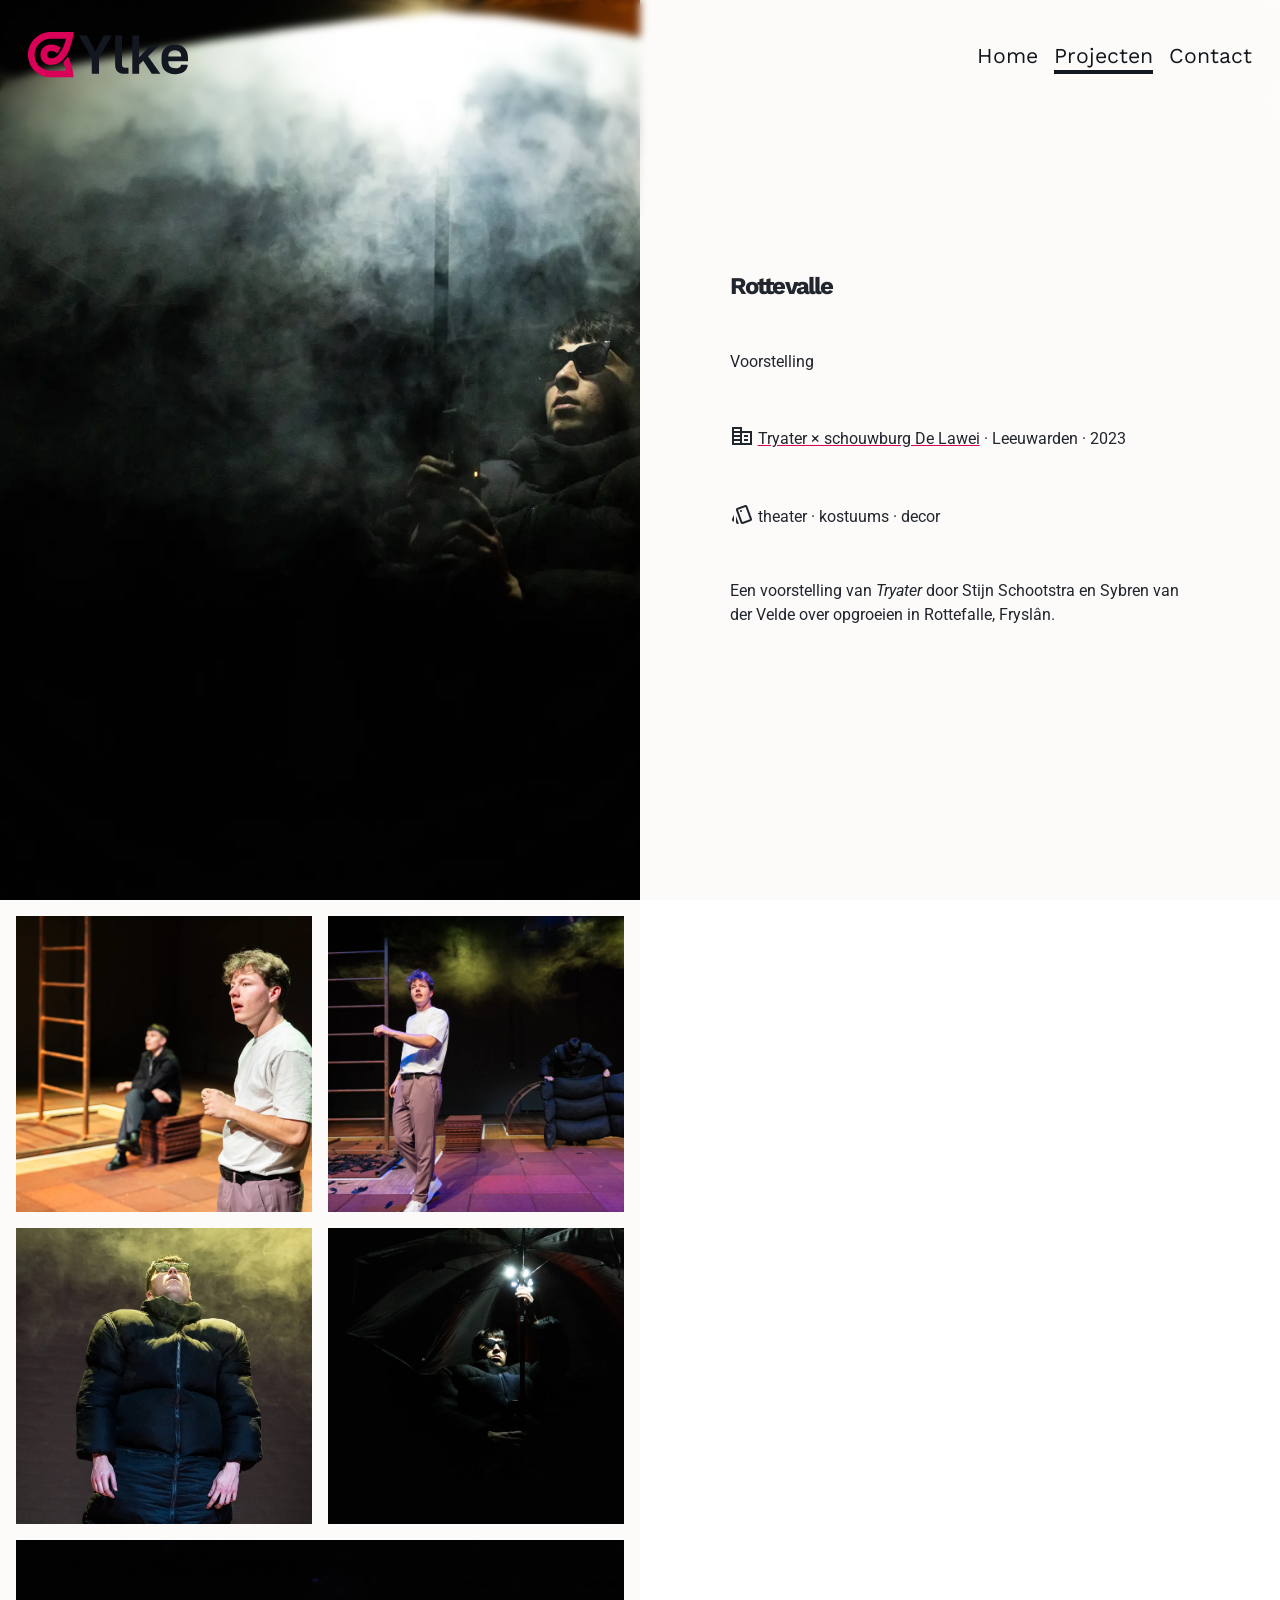
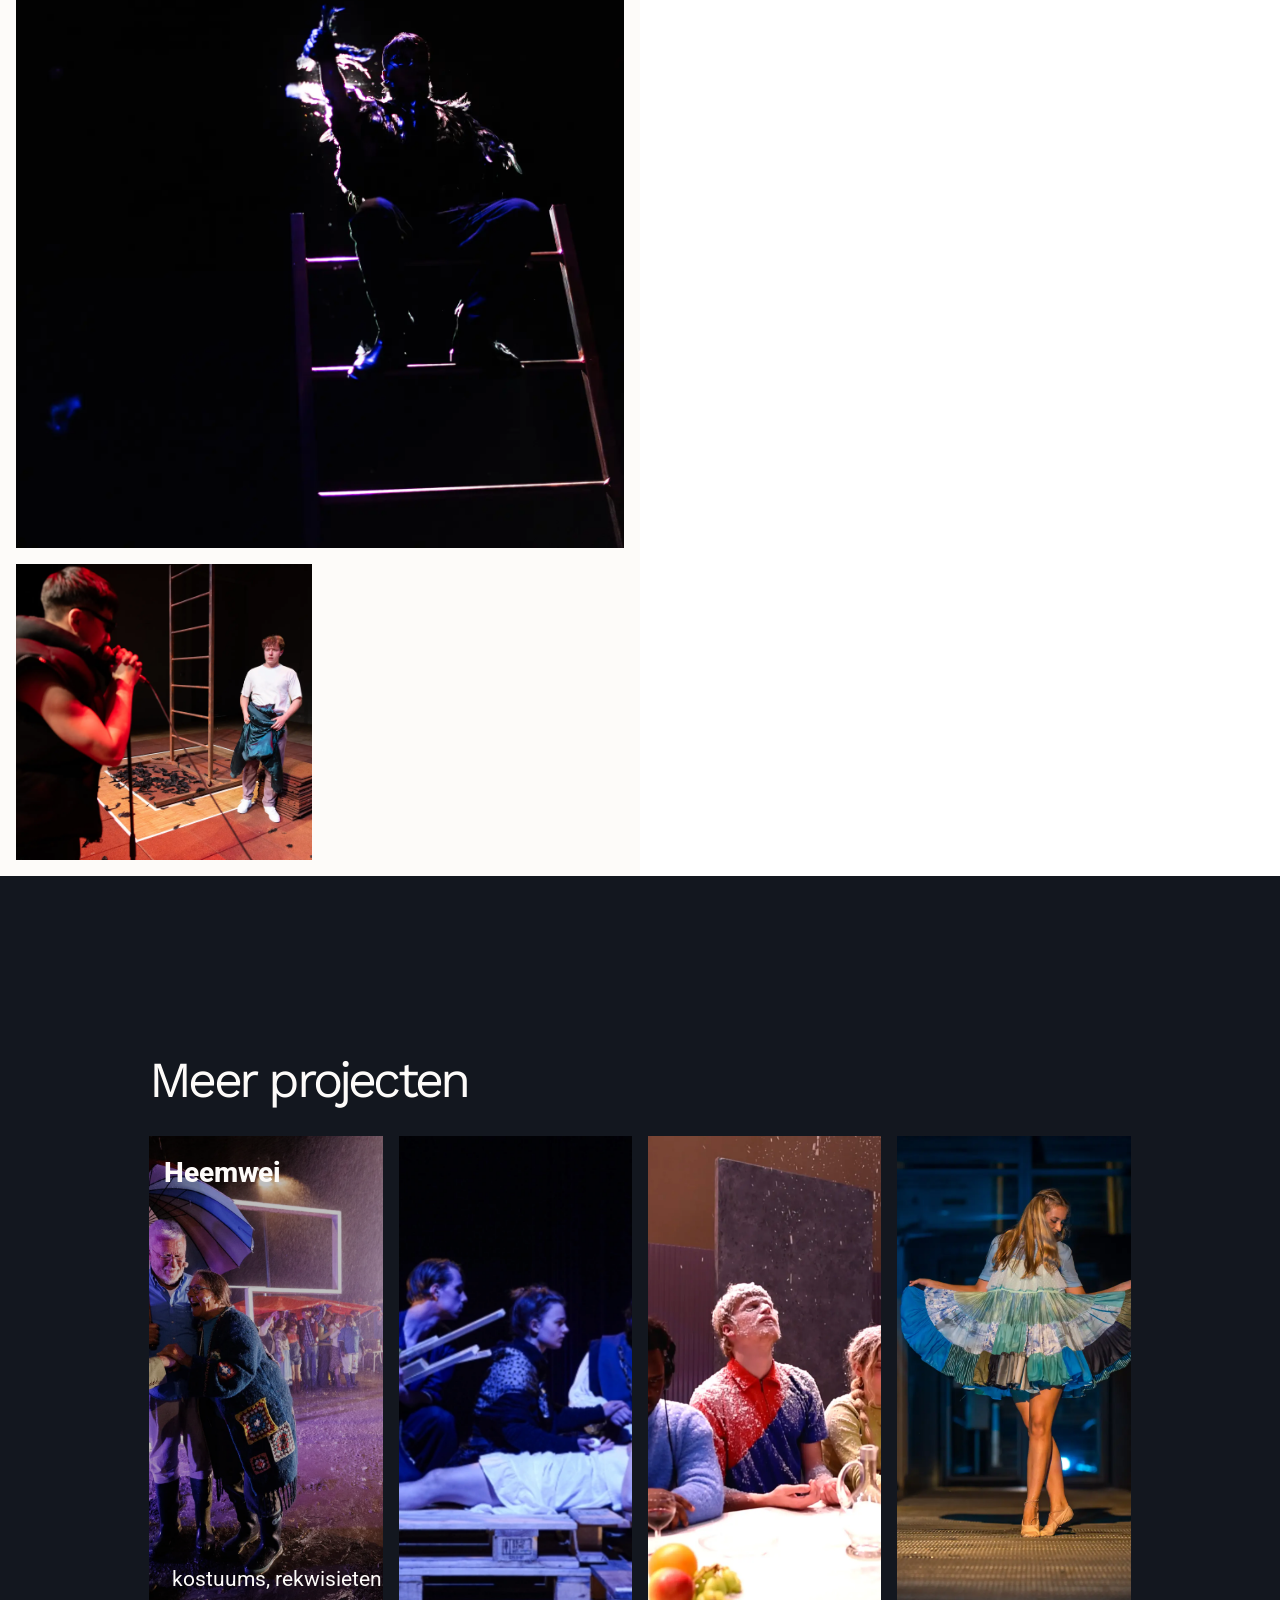
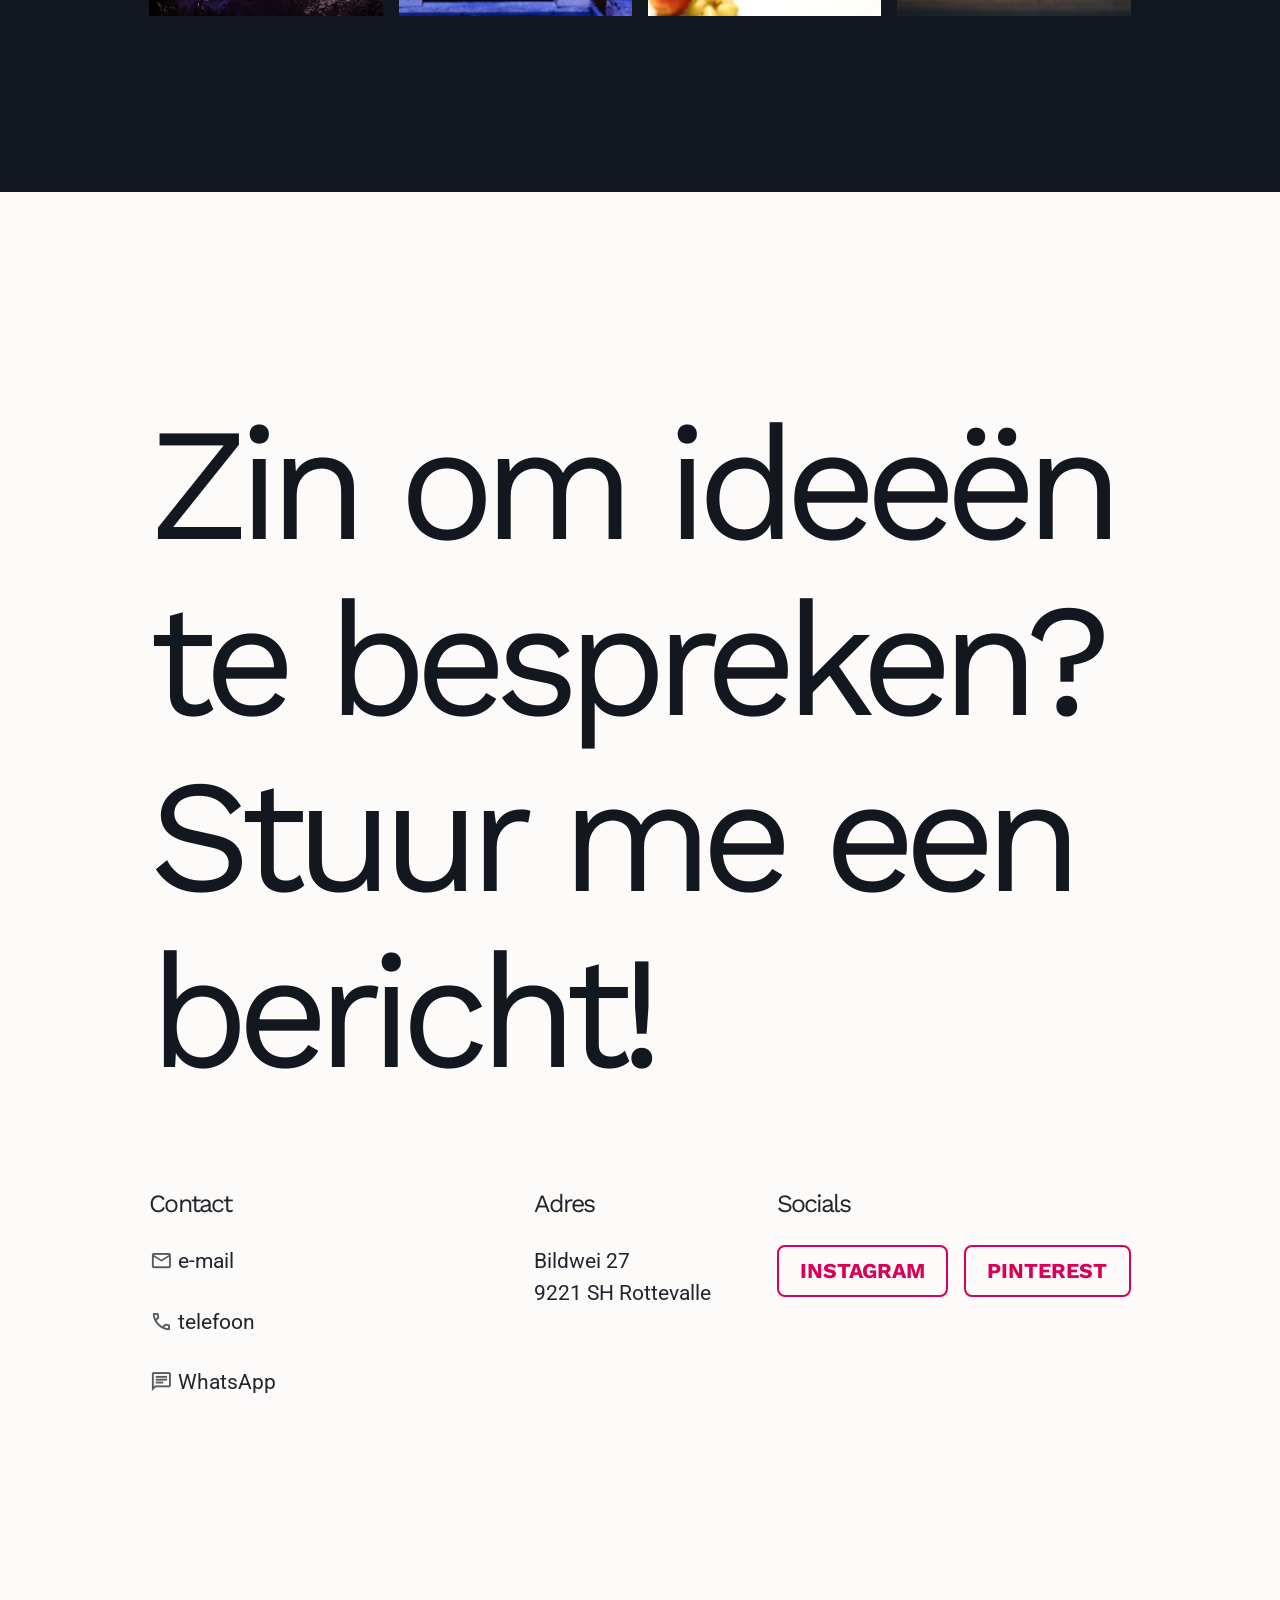
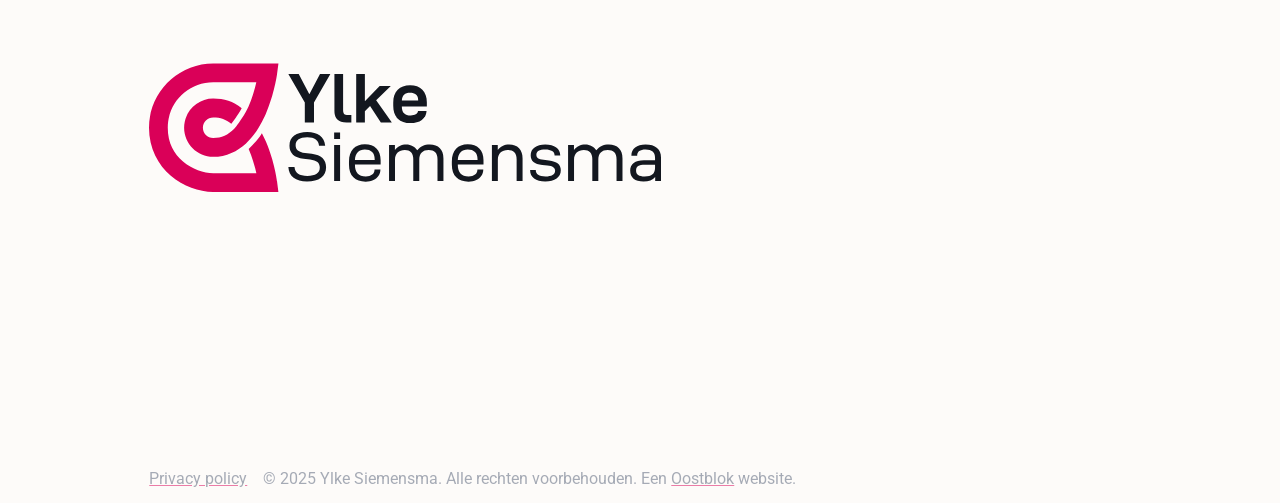
<file: werk/rottevalle/index.html>
<!DOCTYPE html>
<html lang="en">
  <head>  <title>Rottevalle - Ylke Siemensma</title>
  <meta charset="UTF-8"/>
  <meta name="viewport" content="width=device-width, initial-scale=1.0"/>
  <meta http-equiv="X-UA-Compatible" content="ie=edge" />
  <link rel="canonical" href="https://ylke.nl/werk/rottevalle/" />
  <meta property="og:site_name" content="Ylke Siemensma" />
  <meta property="og:title" content="Rottevalle - Ylke Siemensma" />
  <meta property="og:type" content="website" />
  <meta property="og:url" content="https://ylke.nl/werk/rottevalle/" />
  <meta name="twitter:card" content="summary_large_image" />
  <meta property="og:image" content="https://ylke.nl/images/werk/rottevalle/null" />
  <meta name="twitter:image" content="https://ylke.nl/images/werk/rottevalle/null" />
  <meta property="og:image:alt" content="Page image for Ylke Siemensma" />
  <meta name="twitter:image:alt" content="Page image for Ylke Siemensma" />
  <meta name="description" content="Voorstelling" />
  <meta name="twitter:description" content="Voorstelling" />
  <meta property="og:description" content="Voorstelling" />
  <link rel="icon" href="/images/meta/favicon.svg" type="image/svg+xml" />  <link rel="stylesheet" href="/css/style.css" rel="preconnect" />
  
  <link rel="stylesheet" href="/css/werk-item.css" fetchpriority="high" />
  <link rel="stylesheet" media="print" href="/fonts/fonts.css?2ba1-3c25-a9bd" onload="this.media='all'" />
  
  <link rel="stylesheet" rel="preconnect" href="https://fonts.googleapis.com/css2?family=Material+Symbols+Outlined:opsz,wght,FILL,GRAD@20..48,400,1,0" />
  </head>
  <body class="font-base">
    <div class="site-wrap">
      <a class="[ skip-link ] [ button ]" href="#main-content">Skip to content</a>
      <header role="banner" class="site-head">
        <div style="padding-inline: var(--flow-space, 2rem)">
          <div class="inner">
            <a href="/" aria-label="Ylke Siemensma - home" class="brand">
               <svg aria-hidden="true" focusable="false" width="480" height="138" style="max-width: 100%" viewBox="0 0 480.00002 138.00001" version="1.1" id="brand-svg" xmlns="http://www.w3.org/2000/svg" xmlns:svg="http://www.w3.org/2000/svg">
               <defs id="defs1" />
               <g id="logo">
                  <path id="icon" style="paint-order:stroke fill markers" d="m 68.061689,57.126076 c -5.989579,0.004 -10.935859,4.740114 -10.935859,10.931948 0,6.155023 4.777495,10.931987 10.932494,10.931987 9.017102,0 15.840353,-3.37277 21.998484,-9.530917 1.676619,-1.676619 11.151262,-14.037275 15.448642,-23.966115 4.01903,-9.285695 6.63431,-18.608201 8.25826,-25.591491 h -45.705378 -1.3e-4 c -26.714471,0 -48.156947,21.441974 -48.156947,48.156536 0,16.26855 6.671646,27.728662 16.147473,35.839806 9.475823,8.11111 22.060418,12.31677 32.009474,12.31677 h 45.754168 c -1.59539,-6.98313 -4.17678,-16.311807 -8.17974,-25.609483 4.69472,-4.55942 9.81913,-9.777325 14.02314,-16.790032 1.56499,2.961207 2.97831,5.95195 4.25634,8.920433 9.16792,21.294292 11.79063,42.150732 11.79063,42.150732 l 1.45546,11.2298 h -69.099868 c -15.188269,0 -31.657567,-5.72037 -44.951008,-17.09935 -13.2934448,-11.37894 -23.107324,-28.972683 -23.107324,-50.958676 0,-37.469849 30.588614,-68.058024 68.058332,-68.058024 h 69.151468 l -1.51323,11.27412 c 0,0 -2.71766,20.845644 -11.92749,42.124361 -2.10341,4.859838 -4.56979,9.777246 -7.46294,14.528312 -4.20401,7.012707 -8.76968,12.217367 -13.4644,16.776826 -8.902557,8.233519 -20.768729,14.187841 -34.783538,14.187841 -16.910983,0 -30.833887,-13.922414 -30.833887,-30.833436 0,-17.041225 14.051066,-30.824857 30.828276,-30.833437 h 0.0028 0.0028 c 11.322935,0 20.48424,3.073617 29.41067,9.616362 l 0.632437,0.463557 c -3.818531,7.611528 -8.402026,13.811586 -10.904915,16.575769 -5.592899,-4.687606 -11.18316,-6.753369 -19.13484,-6.754199 z" />
                  <path id="wordmark" style="paint-order:fill markers stroke" d="m 213.02891,77.904424 38.75392,-67.334615 h -24.511 l -25.17349,48.048633 -25.17348,-48.048633 h -24.51103 l 38.91954,67.500838 v 47.217363 h 21.69554 z m 55.31546,40.566996 c 4.63719,4.65522 11.92426,6.81659 21.69557,6.81659 h 11.42742 v -17.78962 h -7.78388 c -4.4716,0 -7.61829,-0.83131 -9.27447,-2.4939 -1.65613,-1.66258 -2.4842,-4.65522 -2.4842,-8.97792 v -85.456761 h -20.53629 v 86.786819 c 0,9.476712 2.31861,16.459562 6.95585,21.114792 z m 77.34205,-31.921598 25.50471,38.738188 h 26.00159 l -37.09779,-52.703858 34.61353,-33.750439 h -26.3328 l -34.94476,36.576817 v -64.840721 h -20.53629 v 114.718201 h 20.53629 v -26.767586 z m 75.189,-12.968137 c 0.66248,-12.303087 7.12148,-18.620933 19.37696,-18.620933 5.79652,0 10.43379,1.496321 13.91166,4.489001 3.47794,2.992641 5.29967,7.31534 5.29967,12.968136 v 1.163796 h -30.93153 z m 7.65676,14.131972 h 51.46782 v -9.975495 c 0,-12.968176 -3.64353,-22.943672 -10.59938,-29.926487 -7.12144,-6.982855 -16.89272,-10.474282 -29.14824,-10.474282 -12.42111,0 -22.19239,3.657689 -29.1482,10.640544 -7.12148,6.982815 -10.59938,17.124573 -10.59938,30.258972 v 7.481641 c 0,13.466923 3.4779,23.60868 10.76493,30.59154 7.28707,6.98281 17.22398,10.47424 29.97635,10.47424 11.09623,0 20.03944,-2.49386 26.82962,-7.4816 6.79026,-4.98775 10.43379,-11.80434 11.09623,-20.117257 v -0.997573 h -20.03944 l -0.16559,0.498787 c -0.49685,3.325163 -2.31862,5.819063 -5.29967,7.481643 -2.98106,1.82884 -6.95585,2.66011 -11.59308,2.66011 -14.24288,0 -21.19873,-6.81659 -21.19873,-20.782258 v -0.332525 z" />
               </g>
               </svg>
            </a>
            <nav class="[ nav ] [ font-sans ]" aria-label="Primary">
              <ul class="nav__list text-400 md:text-500">
                <li>
                  <a href="/" >Home</a>
                </li>
                <li>
                  <a href="/werk"  data-state="active">Projecten</a>
                </li>
                <li>
                  <a href="#contact" >Contact</a>
                </li>
              </ul>
            </nav>
          </div>
        </div>
      </header>
      <main tabindex="-1" id="main-content">

<section class="work-item">
  <header class="hero">
    <div class="[ hero__inner ][ bg-light-glare ] ">
      <div class="[ hero__content ] [ wrapper ] [ flow flow-space-800 ][ text-400 ]">
        <h1 class="[ headline ] [ measure-compact ]" data-highlight="quinary">
          Rottevalle
        </h1>
        <p class="measure-short">Voorstelling</p>
        <p class="">
          <span class="material-symbols-outlined">corporate_fare</span>
          <a href="https://www.tryater.nl" target="_blank">Tryater &times; schouwburg De Lawei</a> 
          &middot; Leeuwarden &middot; 2023
        </p>
        <p><span class="material-symbols-outlined">style</span> theater &middot; kostuums &middot; decor</p>
        <p>Een voorstelling van <em>Tryater</em> door Stijn Schootstra en Sybren van der Velde over opgroeien in Rottefalle, Fryslân.</p>

      </div>
    </div>
    
    <img
      src="/images/werk/rottevalle/poster.webp"
      alt="Rottevalle poster image"
      fetchpriority="high"
      class="hero__image"
    />
  </header>

  <article class="panel bg-light-glare" style="padding: 0;">
    <article class="[ gallery large ] [ flow flow-space-400 ]">
        <figure class="[ gallery__item ] [ flow ]">
          <div class="[ gallery__media ] [ frame ]">
            <img src="/images/werk/rottevalle/rottevalle-tryater-01.webp" 
                 alt=""
                 class="" />
          </div>
        </figure>
        <figure class="[ gallery__item ] [ flow ]">
          <div class="[ gallery__media ] [ frame ]">
            <img src="/images/werk/rottevalle/rottevalle-tryater-04.webp" 
                 alt=""
                 class="" />
          </div>
        </figure>
        <figure class="[ gallery__item ] [ flow ]">
          <div class="[ gallery__media ] [ frame ]">
            <img src="/images/werk/rottevalle/rottevalle-tryater-02.webp" 
                 alt=""
                 class="" />
          </div>
        </figure>
        <figure class="[ gallery__item ] [ flow ]">
          <div class="[ gallery__media ] [ frame ]">
            <img src="/images/werk/rottevalle/rottevalle-tryater-03.webp" 
                 alt=""
                 class="" />
          </div>
        </figure>
        <figure class="[ gallery__item ] [ flow ]">
          <div class="[ gallery__media ] [ frame ]">
            <img src="/images/werk/rottevalle/rottevalle-tryater-05.webp" 
                 alt=""
                 class="" />
          </div>
        </figure>
        <figure class="[ gallery__item ] [ flow ]">
          <div class="[ gallery__media ] [ frame ]">
            <img src="/images/werk/rottevalle/rottevalle-tryater-06.webp" 
                 alt=""
                 class="" />
          </div>
        </figure>
    </article>
  </article>



  <article class="[ panel related-werk ][ bg-dark-shade color-light-glare ]">
<div class="wrapper flow">
  <h2 class="color-light-glare weight-normal md:text-800">Meer projecten</h2>
  <div class="related-projects flex row" style="margin-top: var(--flow-space)">
  
  

  
              <details class="bg-secondary-shade" name="accordion"  open >
                <summary>
                  <span class="text-600 weight-bold color-light-glare">Heemwei</span>
                  <figure>
                    <img loading="lazy" src="/images/werk/heemwei/poster.webp" alt="Heemwei poster" />
                    <figcaption class="color-light-glare">
                      <span>kostuums, rekwisieten  &middot; 2025</span>
                  </figcaption>
                  </figure>
                </summary>
              	<div class="details-content-wrapper">
                  <a href="/werk/heemwei/" class="tag tag--theater" title="Bekijk project">Bekijk project</a>
                </div>
              </details>
  

  

  

  
              <details class="bg-secondary-shade" name="accordion" >
                <summary>
                  <span class="text-600 weight-bold color-light-glare">The Crucible</span>
                  <figure>
                    <img loading="lazy" src="/images/werk/the-crucible/poster.webp" alt="The Crucible poster" />
                    <figcaption class="color-light-glare">
                      <span>kostuums, ontwerp  &middot; 2024</span>
                  </figcaption>
                  </figure>
                </summary>
              	<div class="details-content-wrapper">
                  <a href="/werk/the-crucible/" class="tag tag--theater" title="Bekijk project">Bekijk project</a>
                </div>
              </details>
  

  

  

  

  
              <details class="bg-secondary-shade" name="accordion" >
                <summary>
                  <span class="text-600 weight-bold color-light-glare">Last Supper</span>
                  <figure>
                    <img loading="lazy" src="/images/werk/last-supper/poster.webp" alt="Last Supper poster" />
                    <figcaption class="color-light-glare">
                      <span>kostuums, regieassistentie  &middot; 2025</span>
                  </figcaption>
                  </figure>
                </summary>
              	<div class="details-content-wrapper">
                  <a href="/werk/last-supper/" class="tag tag--kostuums" title="Bekijk project">Bekijk project</a>
                </div>
              </details>
  

  

  
              <details class="bg-secondary-shade" name="accordion" >
                <summary>
                  <span class="text-600 weight-bold color-light-glare">Floed</span>
                  <figure>
                    <img loading="lazy" src="/images/werk/floed/poster.webp" alt="Floed poster" />
                    <figcaption class="color-light-glare">
                      <span>kostuums, ontwerp  &middot; 2023</span>
                  </figcaption>
                  </figure>
                </summary>
              	<div class="details-content-wrapper">
                  <a href="/werk/floed/" class="tag tag--theater" title="Bekijk project">Bekijk project</a>
                </div>
              </details>
  

  

  

  

  

  

  

  

  

  

  

  
  </div>
</div>  </article>

</section>

      </main>

      <footer role="contentinfo" class="[ site-foot ][ flow ][ bg-light-glare ]">
        <a id="contact"></a>


<article class="[ cta ]">
  <div class="wrapper">
    <div class="[ cta__inner ] [ flow ]">
      <h2 class="[ cta__heading ] [ headline text-800 md:text-major lg:text-jumbo weight-normal color-dark-shade ]" data-highlight="secondary">Zin om ideeën te bespreken? Stuur me een bericht!</h2>

    </div>
  </div>
</article>        <div class="wrapper flow flow-space-major">
          <ul style="gap: var(--flow-space);" class="flex row wrap space-between flow-space-600">
            <li style="display: block; flex-basis: 20rem;" class="flow">
              <h3>Contact</h3>
              <div class="flow" style="flex-direction: column;">
                <p><span class="material-symbols-outlined">mail</span> <a target="_blank" href="mailto:">e-mail</a></p>
                <p><span class="material-symbols-outlined">call</span> <a target="_blank" href="tel:">telefoon</a></p>
                <p><span class="material-symbols-outlined">chat</span> <a target="_blank" href="whatsapp:">WhatsApp</a></p>
              </div>
            </li>
            
            <li class="flow">
              <h3>Adres</h3>
              <a href="#googleMaps">Bildwei 27<br>9221 SH Rottevalle</a>
            </li>
            
            <li class="flow">
              <h3>Socials</h3>
              <span style="gap: 1rem;" class="flex row wrap">
                <a href="https://instagram.com/ylkesiemensma" class="button" data-variant="ghost" target="_blank">Instagram</a>
                <a href="https://pinterest.com/ylkewsiemensma" class="button" data-variant="ghost" target="_blank">Pinterest</a>
              </span>
            </li>
          </ul>
<svg
   width="1920.000"
   height="481.55005"
   viewBox="0 0 1920.000 482"
   style="max-width: 100%"
   version="1.1"
   id="brand-expanded"
   xmlns="http://www.w3.org/2000/svg"
   xmlns:svg="http://www.w3.org/2000/svg">
  <defs
     id="defs2" />
  <g
     id="logo-large">
    <path
       style="paint-order:stroke fill markers"
       d="m 240.78805,202.09998 c -21.18985,0.014 -38.68874,16.76966 -38.68874,38.67505 0,21.77519 16.90179,38.67506 38.67685,38.67506 31.90059,0 56.03992,-11.93214 77.826,-33.7184 5.93158,-5.93154 39.45091,-49.66094 54.65407,-84.78706 14.2185,-32.85094 23.47083,-65.831923 29.21601,-90.53743 h -161.69599 -5.2e-4 c -94.51032,0 -170.369252,75.85728 -170.369252,170.36783 0,57.55466 23.602927,98.09819 57.126502,126.79367 33.5234,28.69549 78.0451,43.57417 113.24275,43.57417 h 161.86869 c -5.64423,-24.70491 -14.77649,-57.70773 -28.93817,-90.60095 16.60894,-16.13036 34.73792,-34.5901 49.61095,-59.39967 5.5365,10.47612 10.53658,21.05678 15.05797,31.55865 32.4343,75.33475 41.71289,149.12047 41.71289,149.12047 l 5.14904,39.72869 h -244.46085 c -53.73301,0 -111.99795,-20.23755 -159.027289,-60.49389 -47.029511,-40.25631 -81.748961,-102.49939 -81.748961,-180.28114 0,-132.56055 108.2162,-240.77503 240.77625,-240.77503 h 244.64343 l -5.35356,39.885433 c 0,0 -9.61446,73.747557 -42.1969,149.027207 -7.44138,17.19302 -16.16693,34.58987 -26.40236,51.39807 -14.87286,24.80955 -31.02521,43.22254 -47.63417,59.35293 -31.49544,29.12852 -73.47548,50.19362 -123.05696,50.19362 -59.82756,0 -109.08386,-49.25455 -109.08386,-109.08223 0,-60.28837 49.70976,-109.05195 109.06399,-109.08223 h 0.0139 0.0139 c 41.22611,0 74.85203,10.84955 106.76547,36.13482 -15.66576,27.58442 -34.63522,53.74411 -39.05842,58.1674 -19.78666,-16.58375 -39.56376,-23.89198 -67.69518,-23.89504 z"
       id="path6-3" />
    <path
       d="m 619.85605,145.6528 61.56282,-106.551039 h -38.93717 l -39.98952,76.032719 -39.98953,-76.032719 h -38.93717 l 61.82591,106.814129 v 74.71727 h 34.46466 z m 87.87167,64.19371 c 7.36649,7.3665 18.94241,10.78665 34.46466,10.78665 h 18.15314 v -28.15052 h -12.36519 c -7.1034,0 -12.10209,-1.31544 -14.73298,-3.94633 -2.63089,-2.63089 -3.94633,-7.36649 -3.94633,-14.20681 v -135.227739 h -32.62304 v 137.332449 c 0,14.99608 3.68325,26.04581 11.04974,33.4123 z m 122.86227,-50.51308 40.5157,61.29973 h 41.30498 l -58.93194,-83.39921 54.9856,-53.407061 h -41.83115 l -55.51177,57.879581 v -102.604709 h -32.62304 v 181.531399 h 32.62304 v -42.35732 z m 119.44206,1.84162 h 93.92275 v -15.78534 c 0,-20.52094 -5.7879,-36.30628 -16.8377,-47.356016 -11.3128,-11.049737 -26.8351,-16.574606 -46.30364,-16.574606 -19.73168,0 -35.25393,5.787958 -46.30366,16.837695 -11.31283,11.049737 -16.8377,27.098167 -16.8377,47.882197 v 11.839 c 0,21.31021 5.52487,37.35864 17.10079,48.40838 11.57591,11.04974 27.36125,16.5746 47.6191,16.5746 17.62701,0 31.83381,-3.94633 42.62041,-11.839 10.7867,-7.89267 16.5746,-18.67932 17.627,-31.83377 v -1.57853 h -31.8338 l -0.2631,0.78927 c -0.7893,5.26177 -3.6832,9.20811 -8.4188,11.839 -4.73564,2.89398 -11.04977,4.20942 -18.41626,4.20942 -22.62566,0 -33.67539,-10.78665 -33.67539,-32.88612 z m 0,-22.36256 c 1.05235,-19.46859 11.31282,-29.46597 30.78141,-29.46597 9.20811,0 16.5746,2.3678 22.09944,7.1034 5.5249,4.73561 8.4189,11.57592 8.4189,20.52094 v 1.84163 z"
       id="text3"
       style="font-weight:bold;font-stretch:expanded;font-size:263.089px;line-height:1em;font-family:'D-DIN Exp';-inkscape-font-specification:'D-DIN Exp Bold Expanded';letter-spacing:0px;white-space:pre;stroke-width:2.91457;stroke-linecap:square;stroke-miterlimit:10;paint-order:fill markers stroke"
       transform="scale(0.99806375,1.00194)"
       />
    <path
       style="font-stretch:expanded;font-size:263.089px;line-height:1em;font-family:'D-DIN Exp';-inkscape-font-specification:'D-DIN Exp Expanded';letter-spacing:0px;white-space:pre;stroke-width:2.91457;stroke-linecap:square;stroke-miterlimit:10;paint-order:fill markers stroke"
       d="m 543.29753,427.70308 c 11.839,9.20812 28.6767,13.68063 50.51308,13.68063 22.36257,0 39.98953,-4.47251 52.6178,-13.94372 12.62827,-9.20811 18.94241,-22.36256 18.94241,-39.46335 0,-28.41361 -17.89005,-45.2513 -53.67015,-49.9869 l -25.51964,-2.89398 c -12.10209,-1.57854 -21.04712,-4.7356 -26.83507,-9.47121 -5.78796,-4.7356 -8.41885,-11.31282 -8.41885,-19.73167 0,-9.4712 3.68324,-16.8377 11.04974,-22.09947 7.36649,-4.9987 18.15314,-7.62959 32.62303,-7.62959 14.20681,0 24.73037,2.63089 32.09686,7.89267 7.1034,5.26178 11.04974,12.89136 12.10209,23.41492 h 23.15183 c -1.84162,-16.83769 -8.41885,-29.72905 -19.99476,-38.41099 -11.57592,-8.68193 -27.36126,-13.15445 -47.35602,-13.15445 -20.78403,0 -37.09555,4.7356 -48.93455,13.68063 -12.10209,8.94503 -17.89005,21.5733 -17.89005,37.88481 0,28.15053 17.62696,44.46204 52.88088,48.67147 l 24.46728,2.89398 c 12.36518,1.57853 21.5733,4.7356 27.62434,9.4712 5.78796,4.99869 8.94503,12.10209 8.94503,21.04712 0,21.04712 -15.78534,31.30759 -46.82984,31.30759 -15.25916,0 -26.83508,-2.63089 -34.72775,-7.89267 -7.89267,-5.26178 -12.36518,-13.68063 -13.41754,-25.51963 h -23.15183 c 1.05236,17.89005 7.62958,31.30759 19.73168,40.25261 z m 152.32854,-169.16622 v 24.20419 h 22.36257 v -24.20419 z m 0,46.56675 v 134.70157 h 22.36257 v -134.70157 z m 78.13723,72.87565 h 96.55366 v -15.78534 c 0,-19.20549 -5.26178,-33.93848 -15.78534,-44.19895 -10.52356,-10.26047 -24.99345,-15.52225 -43.40968,-15.52225 -18.94241,0 -33.41231,5.78796 -43.93587,16.8377 -10.52355,11.04974 -15.78533,27.09816 -15.78533,47.61911 v 10.78664 c 0,21.04712 5.52486,37.09555 16.5746,48.14529 11.04974,11.04974 26.3089,16.31152 46.04057,16.31152 11.04974,0 20.78404,-1.84163 29.20288,-5.78796 8.41885,-3.94634 14.73299,-9.20812 19.2055,-16.04843 4.47251,-6.84031 6.84031,-14.46989 7.1034,-22.88874 v -1.05236 h -22.09947 v 0.78927 c -0.26309,7.36649 -3.15707,13.68063 -8.94503,18.41623 -5.78796,4.7356 -13.68063,7.1034 -23.9411,7.1034 -27.36125,0 -40.77879,-14.46989 -40.77879,-43.67277 z m 10.52356,-46.04057 c 6.31413,-6.31414 15.25916,-9.73429 26.83508,-9.73429 11.57591,0 20.78403,3.15707 27.09816,9.20811 6.31414,6.05105 9.73429,15.25916 9.73429,27.36126 v 2.3678 h -74.19109 c 0.52618,-13.15445 4.20942,-22.88874 10.52356,-29.20288 z m 117.60057,-26.83508 v 134.70157 h 22.36256 v -78.9267 c 0,-11.57592 3.15707,-20.52094 9.99739,-27.36126 6.84031,-6.57722 15.78533,-9.99738 27.09816,-9.99738 9.99738,0 17.62696,2.89398 23.15183,8.68194 5.52487,5.78796 8.41885,14.46989 8.41885,25.51963 v 82.08377 h 22.62568 v -81.2945 c 0,-11.04974 2.894,-19.73168 9.2081,-25.78272 6.051,-6.05105 14.733,-9.20812 26.3089,-9.20812 10.5235,0 18.6793,2.89398 24.4673,8.68194 5.5248,5.78796 8.4188,14.46989 8.4188,25.78272 v 81.82068 h 22.3626 v -84.71466 c 0,-16.31152 -4.4725,-28.93979 -13.4176,-37.88481 -8.945,-8.94503 -21.3102,-13.68063 -37.6217,-13.68063 -10.5235,0 -19.7317,1.84162 -27.3612,5.26178 -7.6296,3.68324 -14.2068,8.94502 -19.7317,16.31152 -4.2094,-6.84032 -9.9974,-12.1021 -17.1008,-15.78534 -7.36649,-3.68325 -15.52225,-5.78796 -24.46728,-5.78796 -8.94502,0 -17.10078,1.84162 -24.46727,4.99869 -7.3665,3.42016 -13.41754,8.41885 -18.15315,14.73298 v -18.15314 z m 258.35357,72.87565 h 96.5537 v -15.78534 c 0,-19.20549 -5.2618,-33.93848 -15.7854,-44.19895 -10.5235,-10.26047 -24.9934,-15.52225 -43.4097,-15.52225 -18.9424,0 -33.4123,5.78796 -43.9358,16.8377 -10.5236,11.04974 -15.7854,27.09816 -15.7854,47.61911 v 10.78664 c 0,21.04712 5.5249,37.09555 16.5746,48.14529 11.0498,11.04974 26.3089,16.31152 46.0406,16.31152 11.0498,0 20.7841,-1.84163 29.2029,-5.78796 8.4188,-3.94634 14.733,-9.20812 19.2055,-16.04843 4.4725,-6.84031 6.8403,-14.46989 7.1034,-22.88874 v -1.05236 h -22.0995 v 0.78927 c -0.2631,7.36649 -3.157,13.68063 -8.945,18.41623 -5.788,4.7356 -13.6806,7.1034 -23.9411,7.1034 -27.3613,0 -40.7788,-14.46989 -40.7788,-43.67277 z m 10.5236,-46.04057 c 6.3141,-6.31414 15.2591,-9.73429 26.835,-9.73429 11.576,0 20.7841,3.15707 27.0982,9.20811 6.3141,6.05105 9.7343,15.25916 9.7343,27.36126 v 2.3678 h -74.1911 c 0.5262,-13.15445 4.2094,-22.88874 10.5236,-29.20288 z m 117.6005,-26.83508 v 134.70157 h 22.3626 v -78.9267 c 0,-11.57592 3.1571,-20.52094 9.9974,-27.36126 6.8403,-6.57722 15.7853,-9.99738 27.0981,-9.99738 10.7867,0 18.9424,2.89398 24.7304,8.68194 5.788,5.78796 8.6819,14.46989 8.6819,25.78272 v 81.82068 h 22.3626 v -84.71466 c 0,-16.04843 -4.4725,-28.6767 -13.1545,-37.88481 -8.945,-8.94503 -21.3102,-13.68063 -37.0955,-13.68063 -9.2081,0 -17.3639,1.84162 -24.7304,4.99869 -7.3665,3.42016 -13.4175,8.41885 -18.1531,14.73298 v -18.15314 z m 158.643,125.23036 c 9.9974,7.36649 23.9411,11.04974 41.8311,11.04974 17.8901,0 32.0969,-3.42016 42.6205,-10.78665 10.5235,-7.36649 15.7853,-17.62696 15.7853,-30.78141 0,-10.78665 -3.6833,-19.2055 -11.0497,-25.25654 -7.3665,-5.78796 -18.4163,-9.7343 -33.4123,-11.57592 l -20.521,-2.63089 c -9.9974,-1.05235 -16.8377,-2.89398 -20.784,-5.78796 -4.2094,-2.89398 -6.0511,-7.1034 -6.0511,-12.89136 0,-6.31413 2.6309,-11.31282 8.4189,-14.99607 5.5249,-3.42016 13.9437,-5.26178 25.2565,-5.26178 11.0498,0 19.4686,2.10471 25.5197,5.78796 6.051,3.68324 9.2081,9.20811 9.2081,16.31152 v 0.78926 h 21.3102 v -1.05235 c 0,-12.1021 -4.9987,-21.83639 -14.9961,-29.20288 -9.9974,-7.1034 -23.9411,-10.78665 -41.305,-10.78665 -16.8377,0 -30.2552,3.68325 -39.9895,10.78665 -9.9974,7.1034 -14.733,16.83769 -14.733,29.20288 0,10.78665 3.4202,19.20549 10.5236,24.99345 6.8403,5.78796 17.89,9.73429 32.8861,11.31283 l 19.2055,2.3678 c 9.9974,1.05235 17.3639,3.15707 22.0995,6.05104 4.7356,3.15707 7.1034,7.3665 7.1034,13.15445 0,7.10341 -3.4202,12.36519 -9.7343,16.04843 -6.3141,3.68325 -15.2592,5.52487 -26.3089,5.52487 -12.6283,0 -21.8364,-2.10471 -27.6243,-6.31413 -6.0511,-4.20943 -8.9451,-9.7343 -8.9451,-17.10079 v -0.52618 h -21.3102 v 0.78927 c 0,13.15445 4.9987,23.41492 14.9961,30.78141 z m 127.5982,-125.23036 v 134.70157 h 22.3625 v -78.9267 c 0,-11.57592 3.1571,-20.52094 9.9974,-27.36126 6.8403,-6.57722 15.7854,-9.99738 27.0982,-9.99738 9.9974,0 17.6269,2.89398 23.1518,8.68194 5.5249,5.78796 8.4189,14.46989 8.4189,25.51963 v 82.08377 h 22.6256 v -81.2945 c 0,-11.04974 2.894,-19.73168 9.2081,-25.78272 6.0511,-6.05105 14.733,-9.20812 26.3089,-9.20812 10.5236,0 18.6793,2.89398 24.4673,8.68194 5.5249,5.78796 8.4189,14.46989 8.4189,25.78272 v 81.82068 h 22.3625 v -84.71466 c 0,-16.31152 -4.4725,-28.93979 -13.4175,-37.88481 -8.945,-8.94503 -21.3102,-13.68063 -37.6217,-13.68063 -10.5236,0 -19.7317,1.84162 -27.3613,5.26178 -7.6296,3.68324 -14.2068,8.94502 -19.7317,16.31152 -4.2094,-6.84032 -9.9974,-12.1021 -17.1008,-15.78534 -7.3665,-3.68325 -15.5222,-5.78796 -24.4672,-5.78796 -8.9451,0 -17.1008,1.84162 -24.4673,4.99869 -7.3665,3.42016 -13.4176,8.41885 -18.1532,14.73298 v -18.15314 z m 334.1232,10.78665 c -9.9974,-8.41885 -24.4673,-12.62827 -43.1466,-12.62827 -16.5746,0 -29.466,3.68325 -38.9372,11.04974 -9.4712,7.36649 -14.2068,17.10078 -14.2068,29.72905 v 0.78927 h 21.8364 v -0.78927 c 0,-6.84031 2.6309,-12.36518 7.8927,-16.31151 5.2618,-3.68325 13.1544,-5.78796 23.678,-5.78796 23.678,0 35.517,10.26047 35.517,30.51832 v 9.20812 h -41.8311 c -16.8377,0 -29.7291,3.42015 -38.411,10.26047 -8.9451,6.84031 -13.1545,16.31151 -13.1545,28.93979 0,13.15444 4.2094,23.41492 12.6283,30.25523 8.4188,6.84031 21.0471,10.26047 37.3586,10.26047 19.9948,0 34.4647,-5.52487 43.9359,-16.8377 v 15.25917 h 21.8364 v -87.87173 c 0,-15.78534 -4.9987,-27.62434 -14.9961,-36.04319 z m -16.8377,98.92146 c -6.3141,5.78796 -16.3115,8.41885 -29.466,8.41885 -11.0497,0 -19.2055,-1.84162 -24.4672,-5.52487 -5.2618,-3.68325 -7.8927,-9.20811 -7.8927,-17.10078 0,-7.3665 2.6309,-12.89136 7.8927,-16.57461 5.2617,-3.68325 13.6806,-5.52487 25.2565,-5.52487 h 38.1479 v 10.52356 c 0,11.57592 -3.1571,20.25785 -9.4712,25.78272 z"
       id="text32"
       transform="scale(0.99806375,1.00194)"
       />
  </g>
</svg>
          <p class="legal text-400">
            <a href="/#privacy">Privacy policy</a> &nbsp;&nbsp; 
            <span>&copy; 2025 Ylke Siemensma. Alle rechten voorbehouden.</span> 
            <span>Een <a href="https://oostblok.media">Oostblok</a> website.</span>
          </p>
        </div>
      </footer>
    </div>
    <script>

    /**
     * IntersectionObserver to toggle header theme based on content background
     */
    const header = document.querySelector('.site-head');
    const main = document.querySelector('#main-content');
    let darkElements = main.querySelectorAll('[class*="bg-dark"]');

    // Target direct children that have 'bg-dark' in their class list
    const darkSections = Array.from(darkElements).filter(child => 
      Array.from(child.classList).some(cls => cls.includes('bg-dark'))
    );

    const headerHeight = header.offsetHeight;

    const observerOptions = {
      root: null, // Viewport
      // Margin format: top, right, bottom, left
      // We set a negative bottom margin so the "intersection" area 
      // matches the height and position of the fixed header.
      rootMargin: `0px 0px -${window.innerHeight - headerHeight}px 0px`,
      threshold: 0
    };

    const observer = new IntersectionObserver((entries) => {
      entries.forEach(entry => {
        // If a dark section is intersecting with our 'header-sized' root area
        if (entry.isIntersecting) {
          header.classList.add('is-on-dark');
        } else {
          // Check if any other dark sections are still intersecting before removing
          const anyVisible = darkSections.some(section => {
              const rect = section.getBoundingClientRect();
              return rect.top < headerHeight && rect.bottom > 0;
          });
          if (!anyVisible) {
            header.classList.remove('is-on-dark');
          }
        }
      });
    }, observerOptions);

    darkSections.forEach(section => observer.observe(section));

      setTimeout(()=>{
        ['pointermove'].forEach(ev => {
          document.addEventListener(ev, () => {
            let mail = document.querySelector('a[href="mailto:"]');
            let phone = document.querySelector('a[href="tel:"]');
            let wapp = document.querySelector('a[href="whatsapp:"]')
            if(mail && phone) {
              mail.href = 'mailto:ylkewsiemensma@gmail.com';
              phone.href = 'tel:+31648497866';
              wapp.href = 'https://wa.me/+31648497866?text=Hey%20Ylke,%20ik%20zag%20je%20website'
              console.log('contact init ✅');
            }
          });
        }, 3000)
      });

      if (document.location.hostname == 'localhost') {
        let favicon = document.querySelector('[rel="icon"]');
        favicon.setAttribute('href', favicon.href.replace('.svg','-local.svg'));
      }


    </script>
  </body>
</html>
</file>
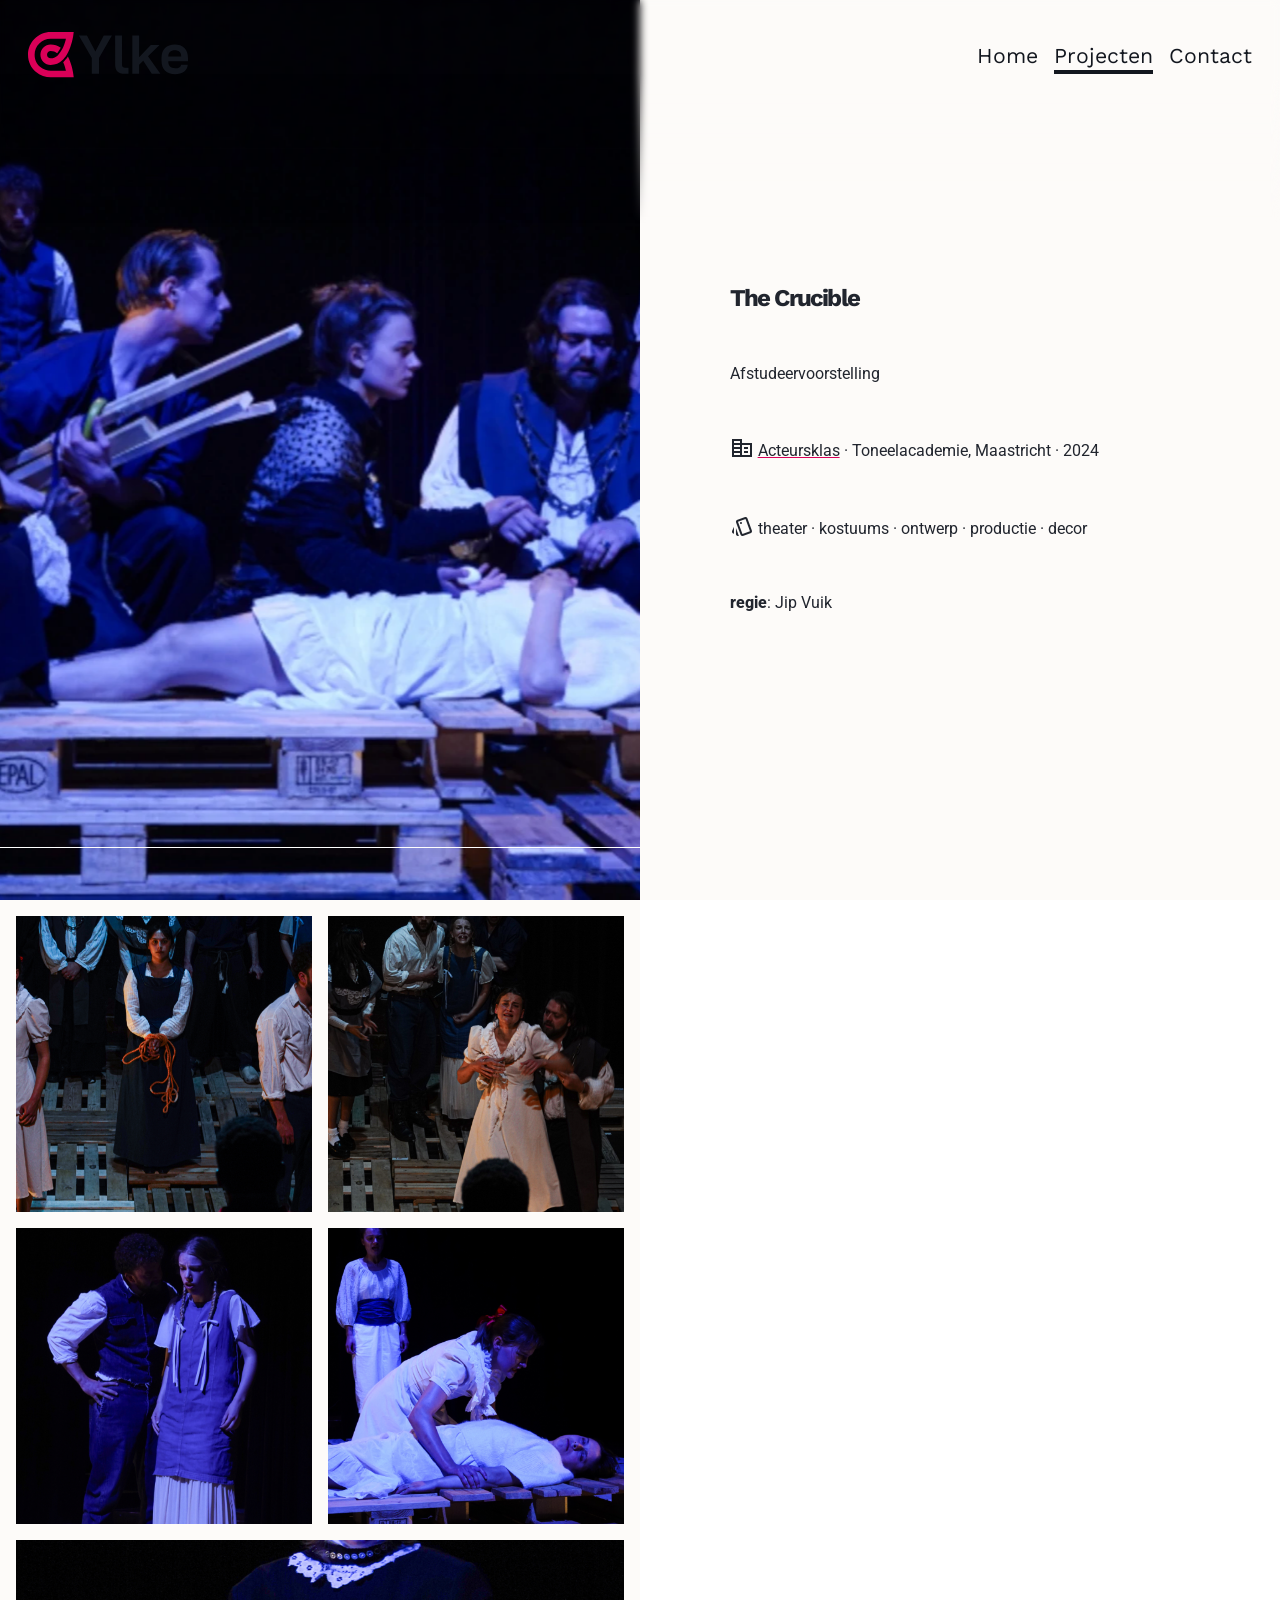
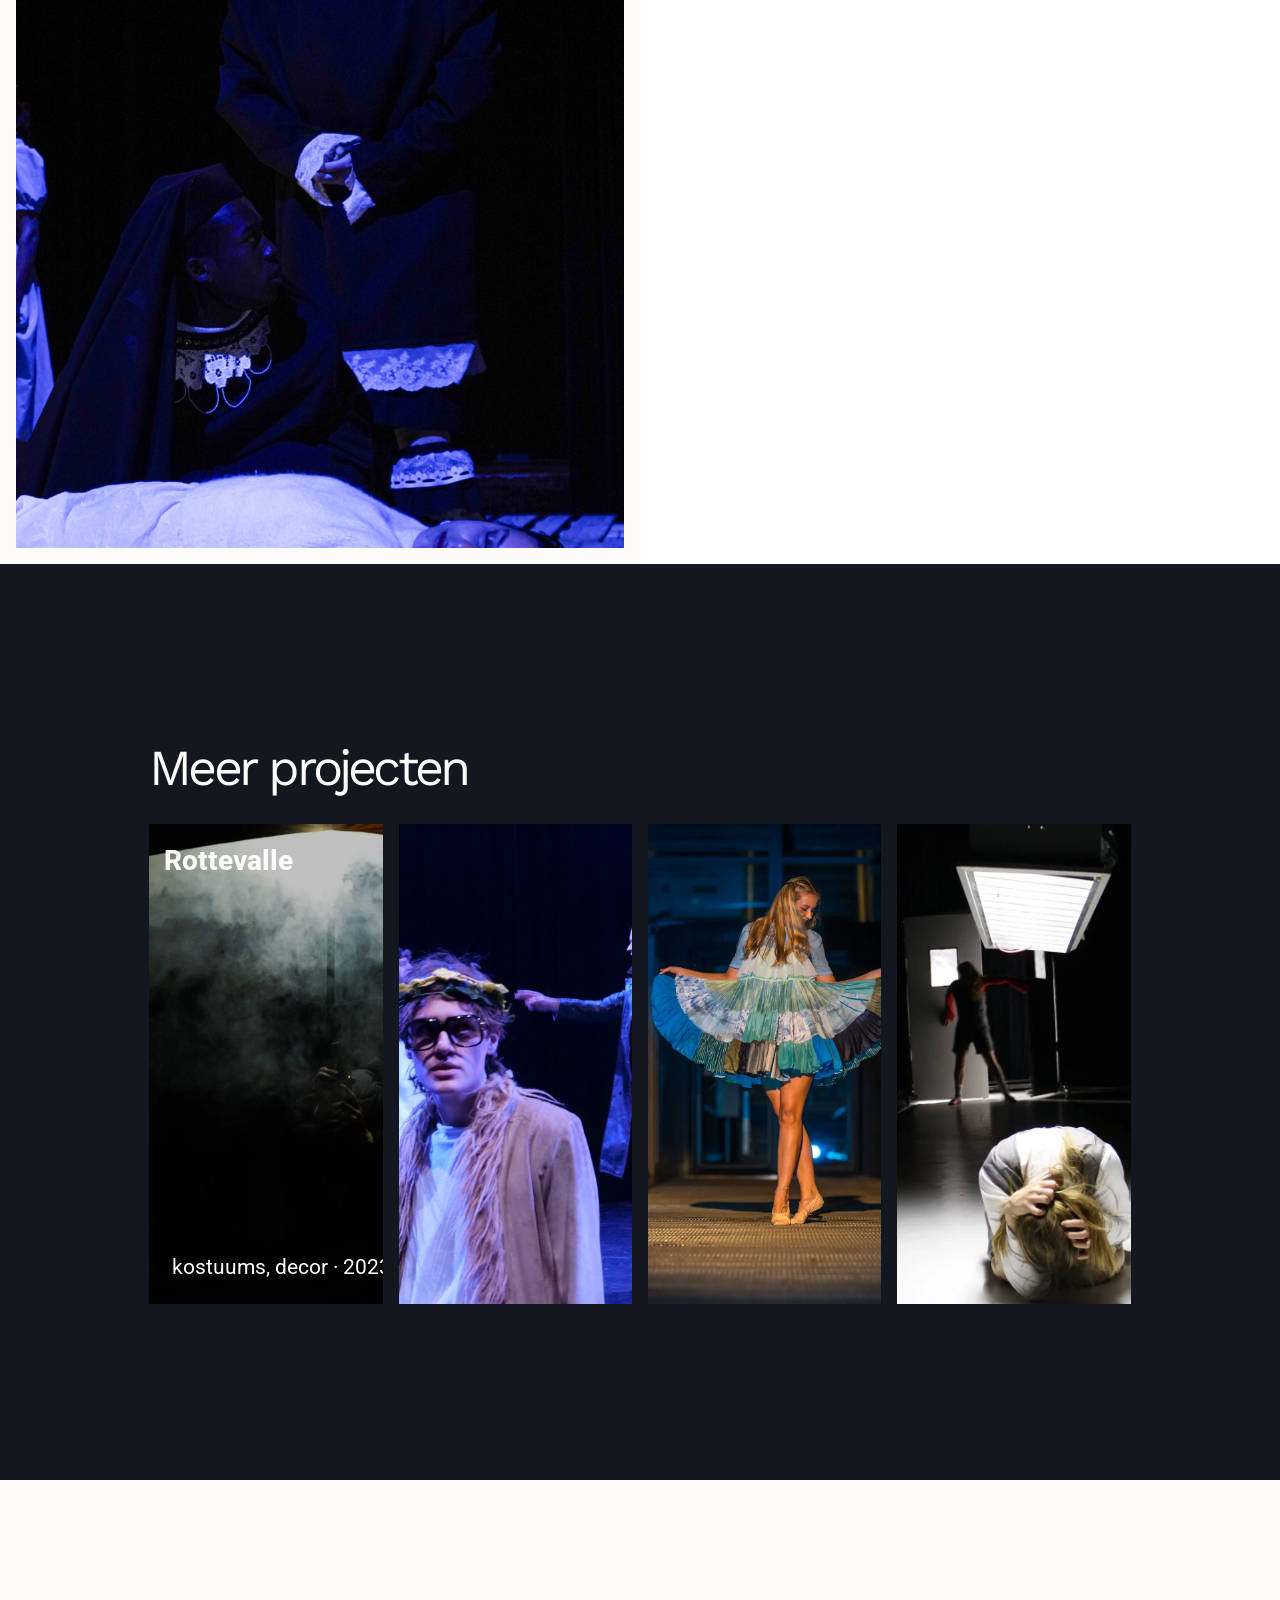
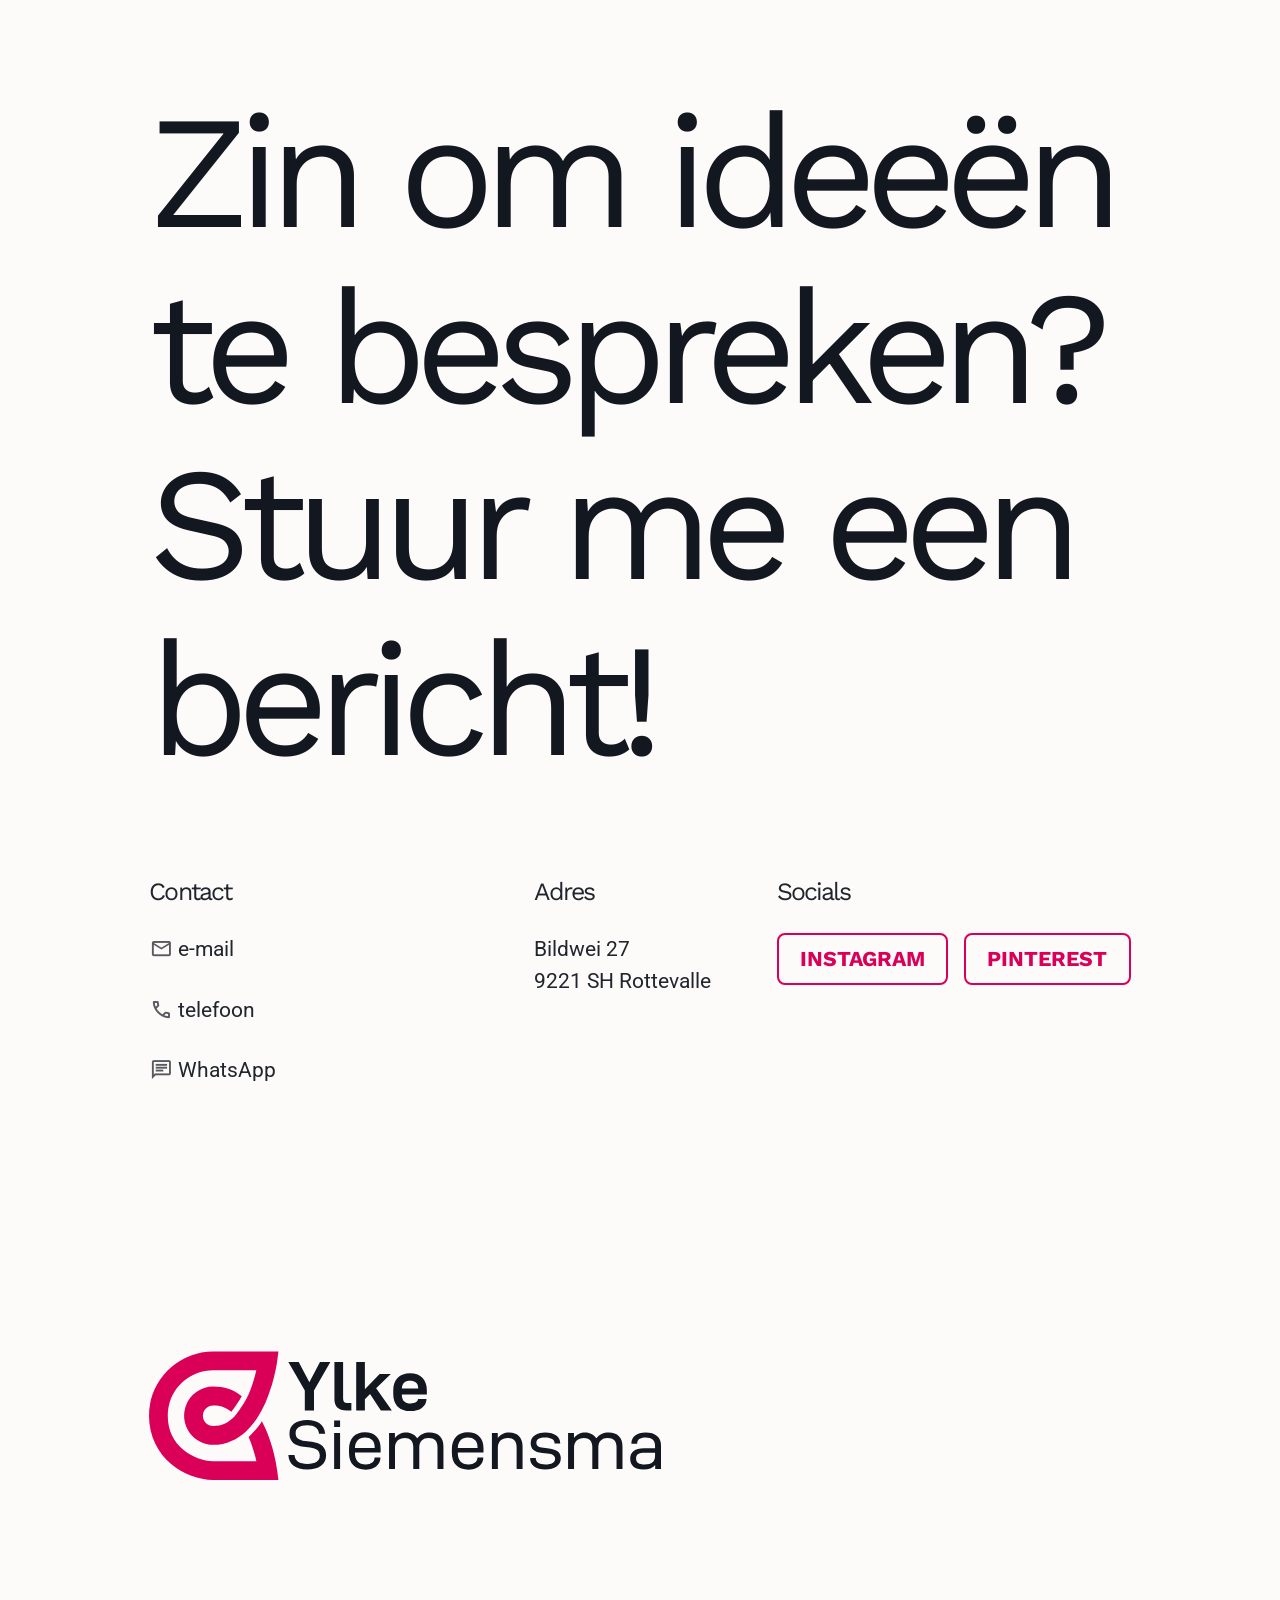
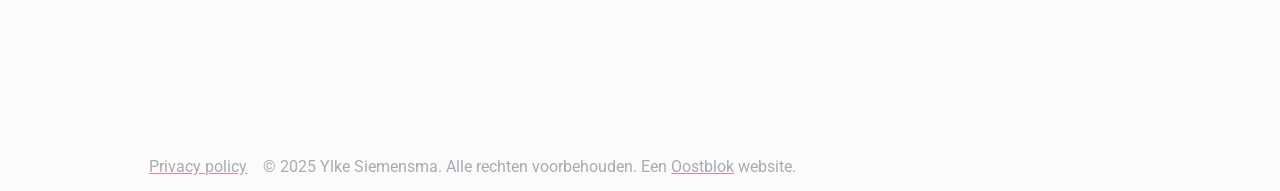
<file: werk/the-crucible/index.html>
<!DOCTYPE html>
<html lang="en">
  <head>  <title>The Crucible - Ylke Siemensma</title>
  <meta charset="UTF-8"/>
  <meta name="viewport" content="width=device-width, initial-scale=1.0"/>
  <meta http-equiv="X-UA-Compatible" content="ie=edge" />
  <link rel="canonical" href="https://ylke.nl/werk/the-crucible/" />
  <meta property="og:site_name" content="Ylke Siemensma" />
  <meta property="og:title" content="The Crucible - Ylke Siemensma" />
  <meta property="og:type" content="website" />
  <meta property="og:url" content="https://ylke.nl/werk/the-crucible/" />
  <meta name="twitter:card" content="summary_large_image" />
  <meta property="og:image" content="https://ylke.nl/images/werk/the-crucible/null" />
  <meta name="twitter:image" content="https://ylke.nl/images/werk/the-crucible/null" />
  <meta property="og:image:alt" content="Page image for Ylke Siemensma" />
  <meta name="twitter:image:alt" content="Page image for Ylke Siemensma" />
  <meta name="description" content="Afstudeervoorstelling" />
  <meta name="twitter:description" content="Afstudeervoorstelling" />
  <meta property="og:description" content="Afstudeervoorstelling" />
  <link rel="icon" href="/images/meta/favicon.svg" type="image/svg+xml" />  <link rel="stylesheet" href="/css/style.css" rel="preconnect" />
  
  <link rel="stylesheet" href="/css/werk-item.css" fetchpriority="high" />
  <link rel="stylesheet" media="print" href="/fonts/fonts.css?a9a5-24e3-7350" onload="this.media='all'" />
  
  <link rel="stylesheet" rel="preconnect" href="https://fonts.googleapis.com/css2?family=Material+Symbols+Outlined:opsz,wght,FILL,GRAD@20..48,400,1,0" />
  </head>
  <body class="font-base">
    <div class="site-wrap">
      <a class="[ skip-link ] [ button ]" href="#main-content">Skip to content</a>
      <header role="banner" class="site-head">
        <div style="padding-inline: var(--flow-space, 2rem)">
          <div class="inner">
            <a href="/" aria-label="Ylke Siemensma - home" class="brand">
               <svg aria-hidden="true" focusable="false" width="480" height="138" style="max-width: 100%" viewBox="0 0 480.00002 138.00001" version="1.1" id="brand-svg" xmlns="http://www.w3.org/2000/svg" xmlns:svg="http://www.w3.org/2000/svg">
               <defs id="defs1" />
               <g id="logo">
                  <path id="icon" style="paint-order:stroke fill markers" d="m 68.061689,57.126076 c -5.989579,0.004 -10.935859,4.740114 -10.935859,10.931948 0,6.155023 4.777495,10.931987 10.932494,10.931987 9.017102,0 15.840353,-3.37277 21.998484,-9.530917 1.676619,-1.676619 11.151262,-14.037275 15.448642,-23.966115 4.01903,-9.285695 6.63431,-18.608201 8.25826,-25.591491 h -45.705378 -1.3e-4 c -26.714471,0 -48.156947,21.441974 -48.156947,48.156536 0,16.26855 6.671646,27.728662 16.147473,35.839806 9.475823,8.11111 22.060418,12.31677 32.009474,12.31677 h 45.754168 c -1.59539,-6.98313 -4.17678,-16.311807 -8.17974,-25.609483 4.69472,-4.55942 9.81913,-9.777325 14.02314,-16.790032 1.56499,2.961207 2.97831,5.95195 4.25634,8.920433 9.16792,21.294292 11.79063,42.150732 11.79063,42.150732 l 1.45546,11.2298 h -69.099868 c -15.188269,0 -31.657567,-5.72037 -44.951008,-17.09935 -13.2934448,-11.37894 -23.107324,-28.972683 -23.107324,-50.958676 0,-37.469849 30.588614,-68.058024 68.058332,-68.058024 h 69.151468 l -1.51323,11.27412 c 0,0 -2.71766,20.845644 -11.92749,42.124361 -2.10341,4.859838 -4.56979,9.777246 -7.46294,14.528312 -4.20401,7.012707 -8.76968,12.217367 -13.4644,16.776826 -8.902557,8.233519 -20.768729,14.187841 -34.783538,14.187841 -16.910983,0 -30.833887,-13.922414 -30.833887,-30.833436 0,-17.041225 14.051066,-30.824857 30.828276,-30.833437 h 0.0028 0.0028 c 11.322935,0 20.48424,3.073617 29.41067,9.616362 l 0.632437,0.463557 c -3.818531,7.611528 -8.402026,13.811586 -10.904915,16.575769 -5.592899,-4.687606 -11.18316,-6.753369 -19.13484,-6.754199 z" />
                  <path id="wordmark" style="paint-order:fill markers stroke" d="m 213.02891,77.904424 38.75392,-67.334615 h -24.511 l -25.17349,48.048633 -25.17348,-48.048633 h -24.51103 l 38.91954,67.500838 v 47.217363 h 21.69554 z m 55.31546,40.566996 c 4.63719,4.65522 11.92426,6.81659 21.69557,6.81659 h 11.42742 v -17.78962 h -7.78388 c -4.4716,0 -7.61829,-0.83131 -9.27447,-2.4939 -1.65613,-1.66258 -2.4842,-4.65522 -2.4842,-8.97792 v -85.456761 h -20.53629 v 86.786819 c 0,9.476712 2.31861,16.459562 6.95585,21.114792 z m 77.34205,-31.921598 25.50471,38.738188 h 26.00159 l -37.09779,-52.703858 34.61353,-33.750439 h -26.3328 l -34.94476,36.576817 v -64.840721 h -20.53629 v 114.718201 h 20.53629 v -26.767586 z m 75.189,-12.968137 c 0.66248,-12.303087 7.12148,-18.620933 19.37696,-18.620933 5.79652,0 10.43379,1.496321 13.91166,4.489001 3.47794,2.992641 5.29967,7.31534 5.29967,12.968136 v 1.163796 h -30.93153 z m 7.65676,14.131972 h 51.46782 v -9.975495 c 0,-12.968176 -3.64353,-22.943672 -10.59938,-29.926487 -7.12144,-6.982855 -16.89272,-10.474282 -29.14824,-10.474282 -12.42111,0 -22.19239,3.657689 -29.1482,10.640544 -7.12148,6.982815 -10.59938,17.124573 -10.59938,30.258972 v 7.481641 c 0,13.466923 3.4779,23.60868 10.76493,30.59154 7.28707,6.98281 17.22398,10.47424 29.97635,10.47424 11.09623,0 20.03944,-2.49386 26.82962,-7.4816 6.79026,-4.98775 10.43379,-11.80434 11.09623,-20.117257 v -0.997573 h -20.03944 l -0.16559,0.498787 c -0.49685,3.325163 -2.31862,5.819063 -5.29967,7.481643 -2.98106,1.82884 -6.95585,2.66011 -11.59308,2.66011 -14.24288,0 -21.19873,-6.81659 -21.19873,-20.782258 v -0.332525 z" />
               </g>
               </svg>
            </a>
            <nav class="[ nav ] [ font-sans ]" aria-label="Primary">
              <ul class="nav__list text-400 md:text-500">
                <li>
                  <a href="/" >Home</a>
                </li>
                <li>
                  <a href="/werk"  data-state="active">Projecten</a>
                </li>
                <li>
                  <a href="#contact" >Contact</a>
                </li>
              </ul>
            </nav>
          </div>
        </div>
      </header>
      <main tabindex="-1" id="main-content">

<section class="work-item">
  <header class="hero">
    <div class="[ hero__inner ][ bg-light-glare ] ">
      <div class="[ hero__content ] [ wrapper ] [ flow flow-space-800 ][ text-400 ]">
        <h1 class="[ headline ] [ measure-compact ]" data-highlight="quinary">
          The Crucible
        </h1>
        <p class="measure-short">Afstudeervoorstelling</p>
        <p class="">
          <span class="material-symbols-outlined">corporate_fare</span>
          <a href="https://www.toneelacademie.nl/" target="_blank">Acteursklas</a> 
          &middot; Toneelacademie, Maastricht &middot; 2024
        </p>
        <p><span class="material-symbols-outlined">style</span> theater &middot; kostuums &middot; ontwerp &middot; productie &middot; decor</p>
        <p><strong>regie</strong>:
Jip Vuik</p>

      </div>
    </div>
    
    <img
      src="/images/werk/the-crucible/poster.webp"
      alt="The Crucible poster image"
      fetchpriority="high"
      class="hero__image"
    />
  </header>

  <article class="panel bg-light-glare" style="padding: 0;">
    <article class="[ gallery large ] [ flow flow-space-400 ]">
        <figure class="[ gallery__item ] [ flow ]">
          <div class="[ gallery__media ] [ frame ]">
            <img src="/images/werk/the-crucible/the-crucible-01.webp" 
                 alt=""
                 class="" />
          </div>
        </figure>
        <figure class="[ gallery__item ] [ flow ]">
          <div class="[ gallery__media ] [ frame ]">
            <img src="/images/werk/the-crucible/the-crucible-02.webp" 
                 alt=""
                 class="" />
          </div>
        </figure>
        <figure class="[ gallery__item ] [ flow ]">
          <div class="[ gallery__media ] [ frame ]">
            <img src="/images/werk/the-crucible/the-crucible-03.webp" 
                 alt=""
                 class="" />
          </div>
        </figure>
        <figure class="[ gallery__item ] [ flow ]">
          <div class="[ gallery__media ] [ frame ]">
            <img src="/images/werk/the-crucible/the-crucible-04.webp" 
                 alt=""
                 class="" />
          </div>
        </figure>
        <figure class="[ gallery__item ] [ flow ]">
          <div class="[ gallery__media ] [ frame ]">
            <img src="/images/werk/the-crucible/the-crucible-05.webp" 
                 alt=""
                 class="" />
          </div>
        </figure>
    </article>
  </article>



  <article class="[ panel related-werk ][ bg-dark-shade color-light-glare ]">
<div class="wrapper flow">
  <h2 class="color-light-glare weight-normal md:text-800">Meer projecten</h2>
  <div class="related-projects flex row" style="margin-top: var(--flow-space)">
  
  

  
              <details class="bg-secondary-shade" name="accordion"  open >
                <summary>
                  <span class="text-600 weight-bold color-light-glare">Rottevalle</span>
                  <figure>
                    <img loading="lazy" src="/images/werk/rottevalle/poster.webp" alt="Rottevalle poster" />
                    <figcaption class="color-light-glare">
                      <span>kostuums, decor  &middot; 2023</span>
                  </figcaption>
                  </figure>
                </summary>
              	<div class="details-content-wrapper">
                  <a href="/werk/rottevalle/" class="tag tag--theater" title="Bekijk project">Bekijk project</a>
                </div>
              </details>
  

  

  

  

  

  
              <details class="bg-secondary-shade" name="accordion" >
                <summary>
                  <span class="text-600 weight-bold color-light-glare">Kikkers</span>
                  <figure>
                    <img loading="lazy" src="/images/werk/kikkers/poster.webp" alt="Kikkers poster" />
                    <figcaption class="color-light-glare">
                      <span>kostuums,   &middot; 2023</span>
                  </figcaption>
                  </figure>
                </summary>
              	<div class="details-content-wrapper">
                  <a href="/werk/kikkers/" class="tag tag--theater" title="Bekijk project">Bekijk project</a>
                </div>
              </details>
  

  

  

  

  

  
              <details class="bg-secondary-shade" name="accordion" >
                <summary>
                  <span class="text-600 weight-bold color-light-glare">Floed</span>
                  <figure>
                    <img loading="lazy" src="/images/werk/floed/poster.webp" alt="Floed poster" />
                    <figcaption class="color-light-glare">
                      <span>kostuums, ontwerp  &middot; 2023</span>
                  </figcaption>
                  </figure>
                </summary>
              	<div class="details-content-wrapper">
                  <a href="/werk/floed/" class="tag tag--theater" title="Bekijk project">Bekijk project</a>
                </div>
              </details>
  

  

  

  

  

  
              <details class="bg-secondary-shade" name="accordion" >
                <summary>
                  <span class="text-600 weight-bold color-light-glare">Beckett vs Pinter</span>
                  <figure>
                    <img loading="lazy" src="/images/werk/beckett-vs-pinter/poster.webp" alt="Beckett vs Pinter poster" />
                    <figcaption class="color-light-glare">
                      <span>kostuums, decor  &middot; 2025</span>
                  </figcaption>
                  </figure>
                </summary>
              	<div class="details-content-wrapper">
                  <a href="/werk/beckett-vs-pinter/" class="tag tag--theater" title="Bekijk project">Bekijk project</a>
                </div>
              </details>
  

  

  

  

  

  

  

  

  

  

  

  

  

  

  

  

  

  

  

  
  </div>
</div>  </article>

</section>

      </main>

      <footer role="contentinfo" class="[ site-foot ][ flow ][ bg-light-glare ]">
        <a id="contact"></a>


<article class="[ cta ]">
  <div class="wrapper">
    <div class="[ cta__inner ] [ flow ]">
      <h2 class="[ cta__heading ] [ headline text-800 md:text-major lg:text-jumbo weight-normal color-dark-shade ]" data-highlight="secondary">Zin om ideeën te bespreken? Stuur me een bericht!</h2>

    </div>
  </div>
</article>        <div class="wrapper flow flow-space-major">
          <ul style="gap: var(--flow-space);" class="flex row wrap space-between flow-space-600">
            <li style="display: block; flex-basis: 20rem;" class="flow">
              <h3>Contact</h3>
              <div class="flow" style="flex-direction: column;">
                <p><span class="material-symbols-outlined">mail</span> <a target="_blank" href="mailto:">e-mail</a></p>
                <p><span class="material-symbols-outlined">call</span> <a target="_blank" href="tel:">telefoon</a></p>
                <p><span class="material-symbols-outlined">chat</span> <a target="_blank" href="whatsapp:">WhatsApp</a></p>
              </div>
            </li>
            
            <li class="flow">
              <h3>Adres</h3>
              <a href="#googleMaps">Bildwei 27<br>9221 SH Rottevalle</a>
            </li>
            
            <li class="flow">
              <h3>Socials</h3>
              <span style="gap: 1rem;" class="flex row wrap">
                <a href="https://instagram.com/ylkesiemensma" class="button" data-variant="ghost" target="_blank">Instagram</a>
                <a href="https://pinterest.com/ylkewsiemensma" class="button" data-variant="ghost" target="_blank">Pinterest</a>
              </span>
            </li>
          </ul>
<svg
   width="1920.000"
   height="481.55005"
   viewBox="0 0 1920.000 482"
   style="max-width: 100%"
   version="1.1"
   id="brand-expanded"
   xmlns="http://www.w3.org/2000/svg"
   xmlns:svg="http://www.w3.org/2000/svg">
  <defs
     id="defs2" />
  <g
     id="logo-large">
    <path
       style="paint-order:stroke fill markers"
       d="m 240.78805,202.09998 c -21.18985,0.014 -38.68874,16.76966 -38.68874,38.67505 0,21.77519 16.90179,38.67506 38.67685,38.67506 31.90059,0 56.03992,-11.93214 77.826,-33.7184 5.93158,-5.93154 39.45091,-49.66094 54.65407,-84.78706 14.2185,-32.85094 23.47083,-65.831923 29.21601,-90.53743 h -161.69599 -5.2e-4 c -94.51032,0 -170.369252,75.85728 -170.369252,170.36783 0,57.55466 23.602927,98.09819 57.126502,126.79367 33.5234,28.69549 78.0451,43.57417 113.24275,43.57417 h 161.86869 c -5.64423,-24.70491 -14.77649,-57.70773 -28.93817,-90.60095 16.60894,-16.13036 34.73792,-34.5901 49.61095,-59.39967 5.5365,10.47612 10.53658,21.05678 15.05797,31.55865 32.4343,75.33475 41.71289,149.12047 41.71289,149.12047 l 5.14904,39.72869 h -244.46085 c -53.73301,0 -111.99795,-20.23755 -159.027289,-60.49389 -47.029511,-40.25631 -81.748961,-102.49939 -81.748961,-180.28114 0,-132.56055 108.2162,-240.77503 240.77625,-240.77503 h 244.64343 l -5.35356,39.885433 c 0,0 -9.61446,73.747557 -42.1969,149.027207 -7.44138,17.19302 -16.16693,34.58987 -26.40236,51.39807 -14.87286,24.80955 -31.02521,43.22254 -47.63417,59.35293 -31.49544,29.12852 -73.47548,50.19362 -123.05696,50.19362 -59.82756,0 -109.08386,-49.25455 -109.08386,-109.08223 0,-60.28837 49.70976,-109.05195 109.06399,-109.08223 h 0.0139 0.0139 c 41.22611,0 74.85203,10.84955 106.76547,36.13482 -15.66576,27.58442 -34.63522,53.74411 -39.05842,58.1674 -19.78666,-16.58375 -39.56376,-23.89198 -67.69518,-23.89504 z"
       id="path6-3" />
    <path
       d="m 619.85605,145.6528 61.56282,-106.551039 h -38.93717 l -39.98952,76.032719 -39.98953,-76.032719 h -38.93717 l 61.82591,106.814129 v 74.71727 h 34.46466 z m 87.87167,64.19371 c 7.36649,7.3665 18.94241,10.78665 34.46466,10.78665 h 18.15314 v -28.15052 h -12.36519 c -7.1034,0 -12.10209,-1.31544 -14.73298,-3.94633 -2.63089,-2.63089 -3.94633,-7.36649 -3.94633,-14.20681 v -135.227739 h -32.62304 v 137.332449 c 0,14.99608 3.68325,26.04581 11.04974,33.4123 z m 122.86227,-50.51308 40.5157,61.29973 h 41.30498 l -58.93194,-83.39921 54.9856,-53.407061 h -41.83115 l -55.51177,57.879581 v -102.604709 h -32.62304 v 181.531399 h 32.62304 v -42.35732 z m 119.44206,1.84162 h 93.92275 v -15.78534 c 0,-20.52094 -5.7879,-36.30628 -16.8377,-47.356016 -11.3128,-11.049737 -26.8351,-16.574606 -46.30364,-16.574606 -19.73168,0 -35.25393,5.787958 -46.30366,16.837695 -11.31283,11.049737 -16.8377,27.098167 -16.8377,47.882197 v 11.839 c 0,21.31021 5.52487,37.35864 17.10079,48.40838 11.57591,11.04974 27.36125,16.5746 47.6191,16.5746 17.62701,0 31.83381,-3.94633 42.62041,-11.839 10.7867,-7.89267 16.5746,-18.67932 17.627,-31.83377 v -1.57853 h -31.8338 l -0.2631,0.78927 c -0.7893,5.26177 -3.6832,9.20811 -8.4188,11.839 -4.73564,2.89398 -11.04977,4.20942 -18.41626,4.20942 -22.62566,0 -33.67539,-10.78665 -33.67539,-32.88612 z m 0,-22.36256 c 1.05235,-19.46859 11.31282,-29.46597 30.78141,-29.46597 9.20811,0 16.5746,2.3678 22.09944,7.1034 5.5249,4.73561 8.4189,11.57592 8.4189,20.52094 v 1.84163 z"
       id="text3"
       style="font-weight:bold;font-stretch:expanded;font-size:263.089px;line-height:1em;font-family:'D-DIN Exp';-inkscape-font-specification:'D-DIN Exp Bold Expanded';letter-spacing:0px;white-space:pre;stroke-width:2.91457;stroke-linecap:square;stroke-miterlimit:10;paint-order:fill markers stroke"
       transform="scale(0.99806375,1.00194)"
       />
    <path
       style="font-stretch:expanded;font-size:263.089px;line-height:1em;font-family:'D-DIN Exp';-inkscape-font-specification:'D-DIN Exp Expanded';letter-spacing:0px;white-space:pre;stroke-width:2.91457;stroke-linecap:square;stroke-miterlimit:10;paint-order:fill markers stroke"
       d="m 543.29753,427.70308 c 11.839,9.20812 28.6767,13.68063 50.51308,13.68063 22.36257,0 39.98953,-4.47251 52.6178,-13.94372 12.62827,-9.20811 18.94241,-22.36256 18.94241,-39.46335 0,-28.41361 -17.89005,-45.2513 -53.67015,-49.9869 l -25.51964,-2.89398 c -12.10209,-1.57854 -21.04712,-4.7356 -26.83507,-9.47121 -5.78796,-4.7356 -8.41885,-11.31282 -8.41885,-19.73167 0,-9.4712 3.68324,-16.8377 11.04974,-22.09947 7.36649,-4.9987 18.15314,-7.62959 32.62303,-7.62959 14.20681,0 24.73037,2.63089 32.09686,7.89267 7.1034,5.26178 11.04974,12.89136 12.10209,23.41492 h 23.15183 c -1.84162,-16.83769 -8.41885,-29.72905 -19.99476,-38.41099 -11.57592,-8.68193 -27.36126,-13.15445 -47.35602,-13.15445 -20.78403,0 -37.09555,4.7356 -48.93455,13.68063 -12.10209,8.94503 -17.89005,21.5733 -17.89005,37.88481 0,28.15053 17.62696,44.46204 52.88088,48.67147 l 24.46728,2.89398 c 12.36518,1.57853 21.5733,4.7356 27.62434,9.4712 5.78796,4.99869 8.94503,12.10209 8.94503,21.04712 0,21.04712 -15.78534,31.30759 -46.82984,31.30759 -15.25916,0 -26.83508,-2.63089 -34.72775,-7.89267 -7.89267,-5.26178 -12.36518,-13.68063 -13.41754,-25.51963 h -23.15183 c 1.05236,17.89005 7.62958,31.30759 19.73168,40.25261 z m 152.32854,-169.16622 v 24.20419 h 22.36257 v -24.20419 z m 0,46.56675 v 134.70157 h 22.36257 v -134.70157 z m 78.13723,72.87565 h 96.55366 v -15.78534 c 0,-19.20549 -5.26178,-33.93848 -15.78534,-44.19895 -10.52356,-10.26047 -24.99345,-15.52225 -43.40968,-15.52225 -18.94241,0 -33.41231,5.78796 -43.93587,16.8377 -10.52355,11.04974 -15.78533,27.09816 -15.78533,47.61911 v 10.78664 c 0,21.04712 5.52486,37.09555 16.5746,48.14529 11.04974,11.04974 26.3089,16.31152 46.04057,16.31152 11.04974,0 20.78404,-1.84163 29.20288,-5.78796 8.41885,-3.94634 14.73299,-9.20812 19.2055,-16.04843 4.47251,-6.84031 6.84031,-14.46989 7.1034,-22.88874 v -1.05236 h -22.09947 v 0.78927 c -0.26309,7.36649 -3.15707,13.68063 -8.94503,18.41623 -5.78796,4.7356 -13.68063,7.1034 -23.9411,7.1034 -27.36125,0 -40.77879,-14.46989 -40.77879,-43.67277 z m 10.52356,-46.04057 c 6.31413,-6.31414 15.25916,-9.73429 26.83508,-9.73429 11.57591,0 20.78403,3.15707 27.09816,9.20811 6.31414,6.05105 9.73429,15.25916 9.73429,27.36126 v 2.3678 h -74.19109 c 0.52618,-13.15445 4.20942,-22.88874 10.52356,-29.20288 z m 117.60057,-26.83508 v 134.70157 h 22.36256 v -78.9267 c 0,-11.57592 3.15707,-20.52094 9.99739,-27.36126 6.84031,-6.57722 15.78533,-9.99738 27.09816,-9.99738 9.99738,0 17.62696,2.89398 23.15183,8.68194 5.52487,5.78796 8.41885,14.46989 8.41885,25.51963 v 82.08377 h 22.62568 v -81.2945 c 0,-11.04974 2.894,-19.73168 9.2081,-25.78272 6.051,-6.05105 14.733,-9.20812 26.3089,-9.20812 10.5235,0 18.6793,2.89398 24.4673,8.68194 5.5248,5.78796 8.4188,14.46989 8.4188,25.78272 v 81.82068 h 22.3626 v -84.71466 c 0,-16.31152 -4.4725,-28.93979 -13.4176,-37.88481 -8.945,-8.94503 -21.3102,-13.68063 -37.6217,-13.68063 -10.5235,0 -19.7317,1.84162 -27.3612,5.26178 -7.6296,3.68324 -14.2068,8.94502 -19.7317,16.31152 -4.2094,-6.84032 -9.9974,-12.1021 -17.1008,-15.78534 -7.36649,-3.68325 -15.52225,-5.78796 -24.46728,-5.78796 -8.94502,0 -17.10078,1.84162 -24.46727,4.99869 -7.3665,3.42016 -13.41754,8.41885 -18.15315,14.73298 v -18.15314 z m 258.35357,72.87565 h 96.5537 v -15.78534 c 0,-19.20549 -5.2618,-33.93848 -15.7854,-44.19895 -10.5235,-10.26047 -24.9934,-15.52225 -43.4097,-15.52225 -18.9424,0 -33.4123,5.78796 -43.9358,16.8377 -10.5236,11.04974 -15.7854,27.09816 -15.7854,47.61911 v 10.78664 c 0,21.04712 5.5249,37.09555 16.5746,48.14529 11.0498,11.04974 26.3089,16.31152 46.0406,16.31152 11.0498,0 20.7841,-1.84163 29.2029,-5.78796 8.4188,-3.94634 14.733,-9.20812 19.2055,-16.04843 4.4725,-6.84031 6.8403,-14.46989 7.1034,-22.88874 v -1.05236 h -22.0995 v 0.78927 c -0.2631,7.36649 -3.157,13.68063 -8.945,18.41623 -5.788,4.7356 -13.6806,7.1034 -23.9411,7.1034 -27.3613,0 -40.7788,-14.46989 -40.7788,-43.67277 z m 10.5236,-46.04057 c 6.3141,-6.31414 15.2591,-9.73429 26.835,-9.73429 11.576,0 20.7841,3.15707 27.0982,9.20811 6.3141,6.05105 9.7343,15.25916 9.7343,27.36126 v 2.3678 h -74.1911 c 0.5262,-13.15445 4.2094,-22.88874 10.5236,-29.20288 z m 117.6005,-26.83508 v 134.70157 h 22.3626 v -78.9267 c 0,-11.57592 3.1571,-20.52094 9.9974,-27.36126 6.8403,-6.57722 15.7853,-9.99738 27.0981,-9.99738 10.7867,0 18.9424,2.89398 24.7304,8.68194 5.788,5.78796 8.6819,14.46989 8.6819,25.78272 v 81.82068 h 22.3626 v -84.71466 c 0,-16.04843 -4.4725,-28.6767 -13.1545,-37.88481 -8.945,-8.94503 -21.3102,-13.68063 -37.0955,-13.68063 -9.2081,0 -17.3639,1.84162 -24.7304,4.99869 -7.3665,3.42016 -13.4175,8.41885 -18.1531,14.73298 v -18.15314 z m 158.643,125.23036 c 9.9974,7.36649 23.9411,11.04974 41.8311,11.04974 17.8901,0 32.0969,-3.42016 42.6205,-10.78665 10.5235,-7.36649 15.7853,-17.62696 15.7853,-30.78141 0,-10.78665 -3.6833,-19.2055 -11.0497,-25.25654 -7.3665,-5.78796 -18.4163,-9.7343 -33.4123,-11.57592 l -20.521,-2.63089 c -9.9974,-1.05235 -16.8377,-2.89398 -20.784,-5.78796 -4.2094,-2.89398 -6.0511,-7.1034 -6.0511,-12.89136 0,-6.31413 2.6309,-11.31282 8.4189,-14.99607 5.5249,-3.42016 13.9437,-5.26178 25.2565,-5.26178 11.0498,0 19.4686,2.10471 25.5197,5.78796 6.051,3.68324 9.2081,9.20811 9.2081,16.31152 v 0.78926 h 21.3102 v -1.05235 c 0,-12.1021 -4.9987,-21.83639 -14.9961,-29.20288 -9.9974,-7.1034 -23.9411,-10.78665 -41.305,-10.78665 -16.8377,0 -30.2552,3.68325 -39.9895,10.78665 -9.9974,7.1034 -14.733,16.83769 -14.733,29.20288 0,10.78665 3.4202,19.20549 10.5236,24.99345 6.8403,5.78796 17.89,9.73429 32.8861,11.31283 l 19.2055,2.3678 c 9.9974,1.05235 17.3639,3.15707 22.0995,6.05104 4.7356,3.15707 7.1034,7.3665 7.1034,13.15445 0,7.10341 -3.4202,12.36519 -9.7343,16.04843 -6.3141,3.68325 -15.2592,5.52487 -26.3089,5.52487 -12.6283,0 -21.8364,-2.10471 -27.6243,-6.31413 -6.0511,-4.20943 -8.9451,-9.7343 -8.9451,-17.10079 v -0.52618 h -21.3102 v 0.78927 c 0,13.15445 4.9987,23.41492 14.9961,30.78141 z m 127.5982,-125.23036 v 134.70157 h 22.3625 v -78.9267 c 0,-11.57592 3.1571,-20.52094 9.9974,-27.36126 6.8403,-6.57722 15.7854,-9.99738 27.0982,-9.99738 9.9974,0 17.6269,2.89398 23.1518,8.68194 5.5249,5.78796 8.4189,14.46989 8.4189,25.51963 v 82.08377 h 22.6256 v -81.2945 c 0,-11.04974 2.894,-19.73168 9.2081,-25.78272 6.0511,-6.05105 14.733,-9.20812 26.3089,-9.20812 10.5236,0 18.6793,2.89398 24.4673,8.68194 5.5249,5.78796 8.4189,14.46989 8.4189,25.78272 v 81.82068 h 22.3625 v -84.71466 c 0,-16.31152 -4.4725,-28.93979 -13.4175,-37.88481 -8.945,-8.94503 -21.3102,-13.68063 -37.6217,-13.68063 -10.5236,0 -19.7317,1.84162 -27.3613,5.26178 -7.6296,3.68324 -14.2068,8.94502 -19.7317,16.31152 -4.2094,-6.84032 -9.9974,-12.1021 -17.1008,-15.78534 -7.3665,-3.68325 -15.5222,-5.78796 -24.4672,-5.78796 -8.9451,0 -17.1008,1.84162 -24.4673,4.99869 -7.3665,3.42016 -13.4176,8.41885 -18.1532,14.73298 v -18.15314 z m 334.1232,10.78665 c -9.9974,-8.41885 -24.4673,-12.62827 -43.1466,-12.62827 -16.5746,0 -29.466,3.68325 -38.9372,11.04974 -9.4712,7.36649 -14.2068,17.10078 -14.2068,29.72905 v 0.78927 h 21.8364 v -0.78927 c 0,-6.84031 2.6309,-12.36518 7.8927,-16.31151 5.2618,-3.68325 13.1544,-5.78796 23.678,-5.78796 23.678,0 35.517,10.26047 35.517,30.51832 v 9.20812 h -41.8311 c -16.8377,0 -29.7291,3.42015 -38.411,10.26047 -8.9451,6.84031 -13.1545,16.31151 -13.1545,28.93979 0,13.15444 4.2094,23.41492 12.6283,30.25523 8.4188,6.84031 21.0471,10.26047 37.3586,10.26047 19.9948,0 34.4647,-5.52487 43.9359,-16.8377 v 15.25917 h 21.8364 v -87.87173 c 0,-15.78534 -4.9987,-27.62434 -14.9961,-36.04319 z m -16.8377,98.92146 c -6.3141,5.78796 -16.3115,8.41885 -29.466,8.41885 -11.0497,0 -19.2055,-1.84162 -24.4672,-5.52487 -5.2618,-3.68325 -7.8927,-9.20811 -7.8927,-17.10078 0,-7.3665 2.6309,-12.89136 7.8927,-16.57461 5.2617,-3.68325 13.6806,-5.52487 25.2565,-5.52487 h 38.1479 v 10.52356 c 0,11.57592 -3.1571,20.25785 -9.4712,25.78272 z"
       id="text32"
       transform="scale(0.99806375,1.00194)"
       />
  </g>
</svg>
          <p class="legal text-400">
            <a href="/#privacy">Privacy policy</a> &nbsp;&nbsp; 
            <span>&copy; 2025 Ylke Siemensma. Alle rechten voorbehouden.</span> 
            <span>Een <a href="https://oostblok.media">Oostblok</a> website.</span>
          </p>
        </div>
      </footer>
    </div>
    <script>

    /**
     * IntersectionObserver to toggle header theme based on content background
     */
    const header = document.querySelector('.site-head');
    const main = document.querySelector('#main-content');
    let darkElements = main.querySelectorAll('[class*="bg-dark"]');

    // Target direct children that have 'bg-dark' in their class list
    const darkSections = Array.from(darkElements).filter(child => 
      Array.from(child.classList).some(cls => cls.includes('bg-dark'))
    );

    const headerHeight = header.offsetHeight;

    const observerOptions = {
      root: null, // Viewport
      // Margin format: top, right, bottom, left
      // We set a negative bottom margin so the "intersection" area 
      // matches the height and position of the fixed header.
      rootMargin: `0px 0px -${window.innerHeight - headerHeight}px 0px`,
      threshold: 0
    };

    const observer = new IntersectionObserver((entries) => {
      entries.forEach(entry => {
        // If a dark section is intersecting with our 'header-sized' root area
        if (entry.isIntersecting) {
          header.classList.add('is-on-dark');
        } else {
          // Check if any other dark sections are still intersecting before removing
          const anyVisible = darkSections.some(section => {
              const rect = section.getBoundingClientRect();
              return rect.top < headerHeight && rect.bottom > 0;
          });
          if (!anyVisible) {
            header.classList.remove('is-on-dark');
          }
        }
      });
    }, observerOptions);

    darkSections.forEach(section => observer.observe(section));

      setTimeout(()=>{
        ['pointermove'].forEach(ev => {
          document.addEventListener(ev, () => {
            let mail = document.querySelector('a[href="mailto:"]');
            let phone = document.querySelector('a[href="tel:"]');
            let wapp = document.querySelector('a[href="whatsapp:"]')
            if(mail && phone) {
              mail.href = 'mailto:ylkewsiemensma@gmail.com';
              phone.href = 'tel:+31648497866';
              wapp.href = 'https://wa.me/+31648497866?text=Hey%20Ylke,%20ik%20zag%20je%20website'
              console.log('contact init ✅');
            }
          });
        }, 3000)
      });

      if (document.location.hostname == 'localhost') {
        let favicon = document.querySelector('[rel="icon"]');
        favicon.setAttribute('href', favicon.href.replace('.svg','-local.svg'));
      }


    </script>
  </body>
</html>
</file>
<file: css/style.css>
@import url('reset.css');
@import url('critical.css');

/* Blocks */
@import url('blocks/definition-group.css');
@import url('blocks/tags-list.css');
@import url('blocks/site-head.css');
@import url('blocks/site-foot.css');
@import url('blocks/nav.css');
@import url('blocks/avatar.css');
@import url('blocks/button.css');
@import url('blocks/cta.css');
@import url('blocks/gallery.css');
@import url('blocks/featured-werk.css');
@import url('blocks/hero.css');
@import url('blocks/services.css');
@import url('blocks/teaser-slideshow.css');

/* Utilities */
@import url('utilities/animations.css');
@import url('utilities/dot-shadow.css');
@import url('utilities/flow.css');
@import url('utilities/flex.css');
@import url('utilities/grid.css');
@import url('utilities/panel.css');
@import url('utilities/radius.css');
@import url('utilities/site-wrap.css');
@import url('utilities/visually-hidden.css');
@import url('utilities/wrapper.css');
</file>
<file: css/home.css>
@import url('blocks/intro.css');

.services h3 {
  background: linear-gradient(to bottom, var(--color-primary-shade), var(--color-primary), var(--color-primary-glare), white);
  color: transparent;
  background-clip: text;
  background-attachment: fixed;
  padding-inline-end: .25ex;
}

.about {

  h2 {
    grid-column: 1 / -1;
  }

  & div.bio {
    > p {
      
    }
  }

  & figure {
    grid-row-start: 2;

    & img {
      width: 100%;
      aspect-ratio: 4/3;
      object-fit: cover;

      mask-composite: exclude;
      mask-size: 100% 100%, 24px 32px, 24px 32px;
      mask-repeat: no-repeat, repeat-y, repeat-y;
      mask-image: linear-gradient(rgb(0, 0, 0), rgb(0, 0, 0)), url("data:image/svg+xml,%3Csvg%20xmlns%3D%22http%3A%2F%2Fwww.w3.org%2F2000%2Fsvg%22%20width%3D%2224%22%20height%3D%2232%22%3E%3Crect%20width%3D%2224%22%20height%3D%2216%22%20rx%3D%224%22%20fill%3D%22black%22%2F%3E%3C%2Fsvg%3E"), url("data:image/svg+xml,%3Csvg%20xmlns%3D%22http%3A%2F%2Fwww.w3.org%2F2000%2Fsvg%22%20width%3D%2224%22%20height%3D%2232%22%3E%3Crect%20width%3D%2224%22%20height%3D%2216%22%20rx%3D%224%22%20fill%3D%22black%22%2F%3E%3C%2Fsvg%3E");
      mask-position: 0px 0px, 8px 10px, calc(100% - 8px) 10px;
      animation: filmstrip 1s linear forwards infinite;
    }
  }

  @media (min-width:37em) {

    & div.bio {
      /* grid-column: 1 / 2;
      grid-row: 2; */
    }

    & figure {
      grid-column: 1 / -1;
      & img {
        aspect-ratio: 4/3;
      }
    }

  }
  @media (max-width: 62em) {
    & div.bio {
      grid-column: 1 / -1;
      grid-row: 3;
    }
  }
  @media (min-width:62em) {
   
    & figure {
      grid-column: -3 / span 2;
      & img {
        aspect-ratio: 1;
      }
    }
  }

  @media (min-width:96em) {
    & div.bio {
      grid-column: -5 / span 2;
      grid-row: 2;
      display: grid;
      align-content: center;
    }
    
  }
}
</file>
<file: fonts/fonts.css>
/* latin-ext */
@font-face {
  font-family: 'Work Sans';
  font-display: swap; 
  font-style: italic;
  font-weight: 400;
  src: url('./Work_Sans-400-latin-ext2.woff2') format('woff2');
  unicode-range: U+0100-02BA, U+02BD-02C5, U+02C7-02CC, U+02CE-02D7, U+02DD-02FF, U+0304, U+0308, U+0329, U+1D00-1DBF, U+1E00-1E9F, U+1EF2-1EFF, U+2020, U+20A0-20AB, U+20AD-20C0, U+2113, U+2C60-2C7F, U+A720-A7FF;
}
/* latin */
@font-face {
  font-family: 'Work Sans';
  font-display: swap; 
  font-style: italic;
  font-weight: 400;
  src: url('./Work_Sans-400-latin3.woff2') format('woff2');
  unicode-range: U+0000-00FF, U+0131, U+0152-0153, U+02BB-02BC, U+02C6, U+02DA, U+02DC, U+0304, U+0308, U+0329, U+2000-206F, U+20AC, U+2122, U+2191, U+2193, U+2212, U+2215, U+FEFF, U+FFFD;
}

/* latin-ext */
@font-face {
  font-family: 'Work Sans';
  font-display: swap; 
  font-style: normal;
  font-weight: 400;
  src: url('./Work_Sans-400-latin-ext5.woff2') format('woff2');
  unicode-range: U+0100-02BA, U+02BD-02C5, U+02C7-02CC, U+02CE-02D7, U+02DD-02FF, U+0304, U+0308, U+0329, U+1D00-1DBF, U+1E00-1E9F, U+1EF2-1EFF, U+2020, U+20A0-20AB, U+20AD-20C0, U+2113, U+2C60-2C7F, U+A720-A7FF;
}
/* latin */
@font-face {
  font-family: 'Work Sans';
  font-display: swap; 
  font-style: normal;
  font-weight: 400;
  src: url('./Work_Sans-400-latin6.woff2') format('woff2');
  unicode-range: U+0000-00FF, U+0131, U+0152-0153, U+02BB-02BC, U+02C6, U+02DA, U+02DC, U+0304, U+0308, U+0329, U+2000-206F, U+20AC, U+2122, U+2191, U+2193, U+2212, U+2215, U+FEFF, U+FFFD;
}

/* latin-ext */
@font-face {
  font-family: 'Work Sans';
  font-display: swap; 
  font-style: normal;
  font-weight: 700;
  src: url('./Work_Sans-700-latin-ext8.woff2') format('woff2');
  unicode-range: U+0100-02BA, U+02BD-02C5, U+02C7-02CC, U+02CE-02D7, U+02DD-02FF, U+0304, U+0308, U+0329, U+1D00-1DBF, U+1E00-1E9F, U+1EF2-1EFF, U+2020, U+20A0-20AB, U+20AD-20C0, U+2113, U+2C60-2C7F, U+A720-A7FF;
}
/* latin */
@font-face {
  font-family: 'Work Sans';
  font-display: swap; 
  font-style: normal;
  font-weight: 700;
  src: url('./Work_Sans-700-latin9.woff2') format('woff2');
  unicode-range: U+0000-00FF, U+0131, U+0152-0153, U+02BB-02BC, U+02C6, U+02DA, U+02DC, U+0304, U+0308, U+0329, U+2000-206F, U+20AC, U+2122, U+2191, U+2193, U+2212, U+2215, U+FEFF, U+FFFD;
}


/* roboto-300 - latin */
@font-face {
  font-family: 'Roboto';
  font-display: swap; /* Check https://developer.mozilla.org/en-US/docs/Web/CSS/@font-face/font-display for other options. */
  font-style: normal;
  font-weight: 300;
  src: url('./roboto-v48-latin-300.woff2') format('woff2'); /* Chrome 36+, Opera 23+, Firefox 39+, Safari 12+, iOS 10+ */
}

/* roboto-300italic - latin */
@font-face {
  font-family: 'Roboto';
  font-display: swap; /* Check https://developer.mozilla.org/en-US/docs/Web/CSS/@font-face/font-display for other options. */
  font-style: italic;
  font-weight: 300;
  src: url('./roboto-v48-latin-300italic.woff2') format('woff2'); /* Chrome 36+, Opera 23+, Firefox 39+, Safari 12+, iOS 10+ */
}

/* roboto-regular - latin */
@font-face {
  font-family: 'Roboto';
  font-display: swap; /* Check https://developer.mozilla.org/en-US/docs/Web/CSS/@font-face/font-display for other options. */
  font-style: normal;
  font-weight: 400;
  src: url('./roboto-v48-latin-regular.woff2') format('woff2'); /* Chrome 36+, Opera 23+, Firefox 39+, Safari 12+, iOS 10+ */
}

/* roboto-italic - latin */
@font-face {
  font-family: 'Roboto';
  font-display: swap; /* Check https://developer.mozilla.org/en-US/docs/Web/CSS/@font-face/font-display for other options. */
  font-style: italic;
  font-weight: 400;
  src: url('./roboto-v48-latin-italic.woff2') format('woff2'); /* Chrome 36+, Opera 23+, Firefox 39+, Safari 12+, iOS 10+ */
}

/* roboto-600 - latin */
@font-face {
  font-family: 'Roboto';
  font-display: swap; /* Check https://developer.mozilla.org/en-US/docs/Web/CSS/@font-face/font-display for other options. */
  font-style: normal;
  font-weight: 600;
  src: url('./roboto-v48-latin-600.woff2') format('woff2'); /* Chrome 36+, Opera 23+, Firefox 39+, Safari 12+, iOS 10+ */
}

/* roboto-600italic - latin */
@font-face {
  font-family: 'Roboto';
  font-display: swap; /* Check https://developer.mozilla.org/en-US/docs/Web/CSS/@font-face/font-display for other options. */
  font-style: italic;
  font-weight: 600;
  src: url('./roboto-v48-latin-600italic.woff2') format('woff2'); /* Chrome 36+, Opera 23+, Firefox 39+, Safari 12+, iOS 10+ */
}

/* roboto-800 - latin */
@font-face {
  font-family: 'Roboto';
  font-display: swap; /* Check https://developer.mozilla.org/en-US/docs/Web/CSS/@font-face/font-display for other options. */
  font-style: normal;
  font-weight: 800;
  src: url('./roboto-v48-latin-800.woff2') format('woff2'); /* Chrome 36+, Opera 23+, Firefox 39+, Safari 12+, iOS 10+ */
}

/* roboto-800italic - latin */
@font-face {
  font-family: 'Roboto';
  font-display: swap; /* Check https://developer.mozilla.org/en-US/docs/Web/CSS/@font-face/font-display for other options. */
  font-style: italic;
  font-weight: 800;
  src: url('./roboto-v48-latin-800italic.woff2') format('woff2'); /* Chrome 36+, Opera 23+, Firefox 39+, Safari 12+, iOS 10+ */
}
</file>
<file: css/werk-landing.css>
.werk-landing {

  
  /* This creates columns that are at least 620px wide, but grow to fill remaining space */
  grid-template-columns: repeat(auto-fill, minmax(min(620px, 100%), 1fr));
  /* Ensure the gap is maintained from your existing flow variables */
  gap: var(--flow-space, 2rem); 

  @media (max-width: 32em) {
    --flow-space: var(--size-300);
  }
  
  & figure.gallery__item {

    --clip-path: inset(var(--size-300, 1rem));
    --filter: brightness(.5);
    
    align-content: center;
    align-items: center;
    text-align: center;
    position: relative;

    view-timeline: --revealing-image block;

    grid-column: unset !important;

    & figcaption {
      position: absolute;
      width: 100%;
      z-index: 1;
      padding: var(--size-900);
      bottom: 0;
    }

    & > .gallery__content > * {
      animation: cubic-bezier(0.165, 0.84, 0.44, 1) fadeIn both;
      animation-timeline: --revealing-image;
      animation-range-start: 25%;
      animation-range-end: cover;

      &.button {
        opacity: 0;
        transition: color .25s .25s;
        animation: none;
        background: #fff1;
        backdrop-filter: blur(8px);
        color: white;
        &:hover, :focus {
          color: var(--color-primary)
        }
      }
    }

    & > .gallery__media a {
      display: block;
      clip-path: var(--clip-path);
      transition: .25s cubic-bezier(0.165, 0.84, 0.44, 1);
      transition-property: clip-path;

      & img {

        animation: 
          cubic-bezier(0.4, 0, 0.55, 0.92) slideImg both, 
          cubic-bezier(0.165, 0.84, 0.44, 1) fadeIn both;
        animation-timeline: --revealing-image;
        animation-range-start: 10%;
        animation-range-end: entry, 75%;
        
        width: 100%;
        object-fit: cover;
        aspect-ratio: 1;
        filter: var(--filter);

        transition: .5s;

        @media (orientation: portrait) {
          aspect-ratio: 1;
        }

      }

    }
    &:focus, &:hover, &:focus-within {
      --clip-path: inset(0);
      --filter: brightness(1);

      & .button {
        opacity: 1;
      }
    }
  }
}
</file>
<file: css/werk-item.css>
@import url('blocks/key-facts.css');

.work-item {
  & > article.panel:has(.gallery) {
    @media (min-width: 62em) {
      width: 50vw;
    }
  }
}

.related-projects {

  min-height: 50svh;
  place-items: center;

  gap: var(--gap-size, var(--size-400));

  & details {
    display: flex;
    flex-direction: row;

    background: transparent;
    color: white;

    height: 30rem;
    overflow: hidden;

    position: relative;
    z-index: 1;
    
    --open-size: min(30vw, 300px);

    & summary {
      padding: 1rem 1em;
      min-width: 256px;
      flex-shrink: 0; /* Prevent shrinking */

      &::marker {
        content: '';
      }

      & > span {
        position: absolute;
        z-index: 1;
        left: 1ex;
        white-space: nowrap;
        opacity: 0;
        transition: opacity .5s ease;
      }
      & figcaption {
        transition: opacity .5s .5s ease;
      }
      & figure {
        position: absolute;
        inset: 0;
        white-space: nowrap;

        & img {
          inset: 0;
          height: 100%;
          object-fit: cover;
          object-position: center 20%;
          z-index: -1;
          transition: filter .5s;
        }
      }
    }

    .details-content-wrapper {
      padding: 1.5rem 1em;
      position: absolute;
      inset: 0;
      place-content: center;
      & a {
        position: absolute;
        inset: 0;
        color: transparent
      }
    }

    /* Animate the image */
    &[open] {
      flex-grow: 1;

      & summary {
        & img {
          filter: brightness(0.75);
        }
        & span,
        & figcaption {
          opacity: 1;
        }
      }
    }

    /* Animation */
    &::details-content {
      transition: height 0.5s ease, width 0.5s ease, content-visibility 0.5s ease allow-discrete;
      width: 0;
    }

    &[open]::details-content {
      width: var(--open-size);
    }
  }


  & figure {
    position: relative;

    & span {
      position: absolute;
      top: 0;
      padding: 1ex; 
    }
    
    & img {
      width: calc(100% + 2ex);
      aspect-ratio: 1;
      object-fit: cover;
      margin: 0;
    }

    & figcaption {
      position: absolute;
      bottom: 0;
      left: 0;
      right: 0;
      padding: 1ex;
      min-height: 2lh;
      opacity: 0;
    }
  }

  @media (max-width: 37em) {
    flex-direction: column !important;

    & details {
      height: 9rem;
      width: 100%;
      flex-shrink: 0;

      & img {
        filter: brightness(.5)
      }

      &[open] {
        height: 12lh;
        & img {
          filter: brightness(1)
        }
      }
    }
  }

}
</file>
